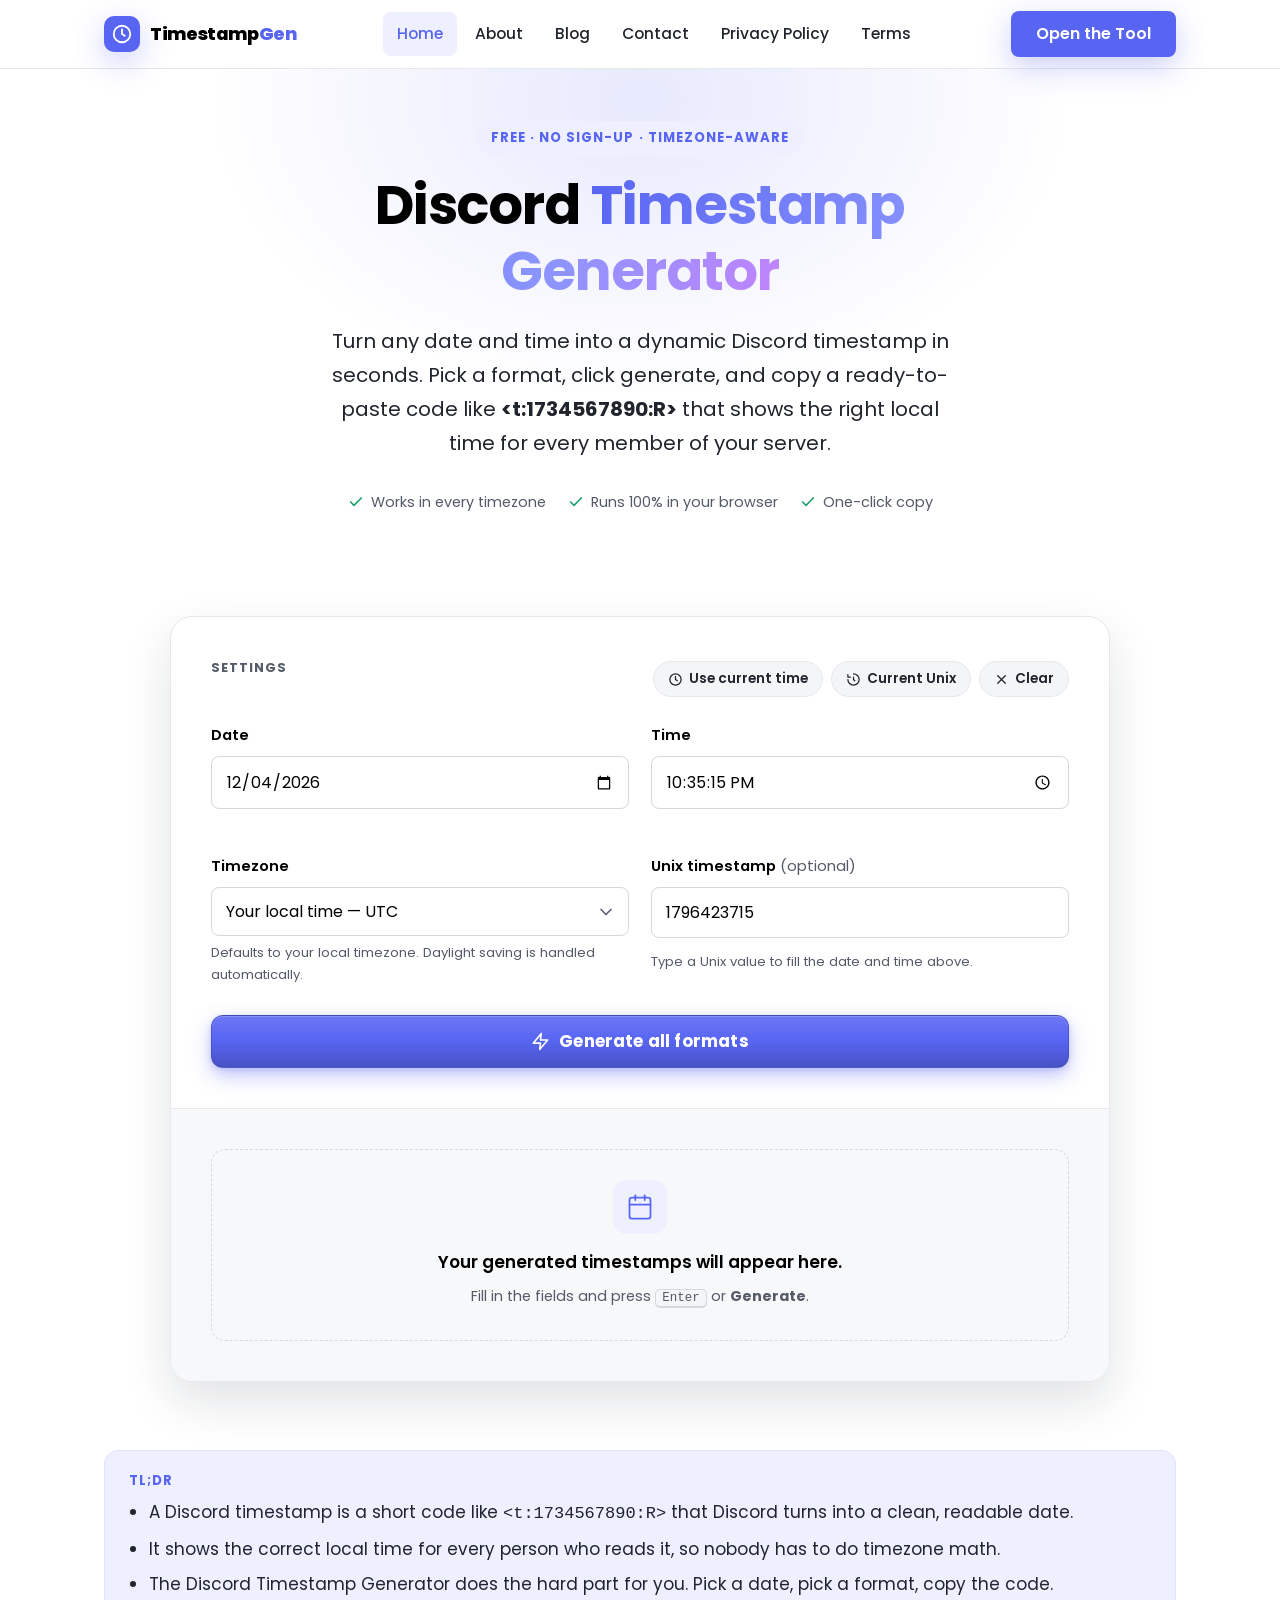
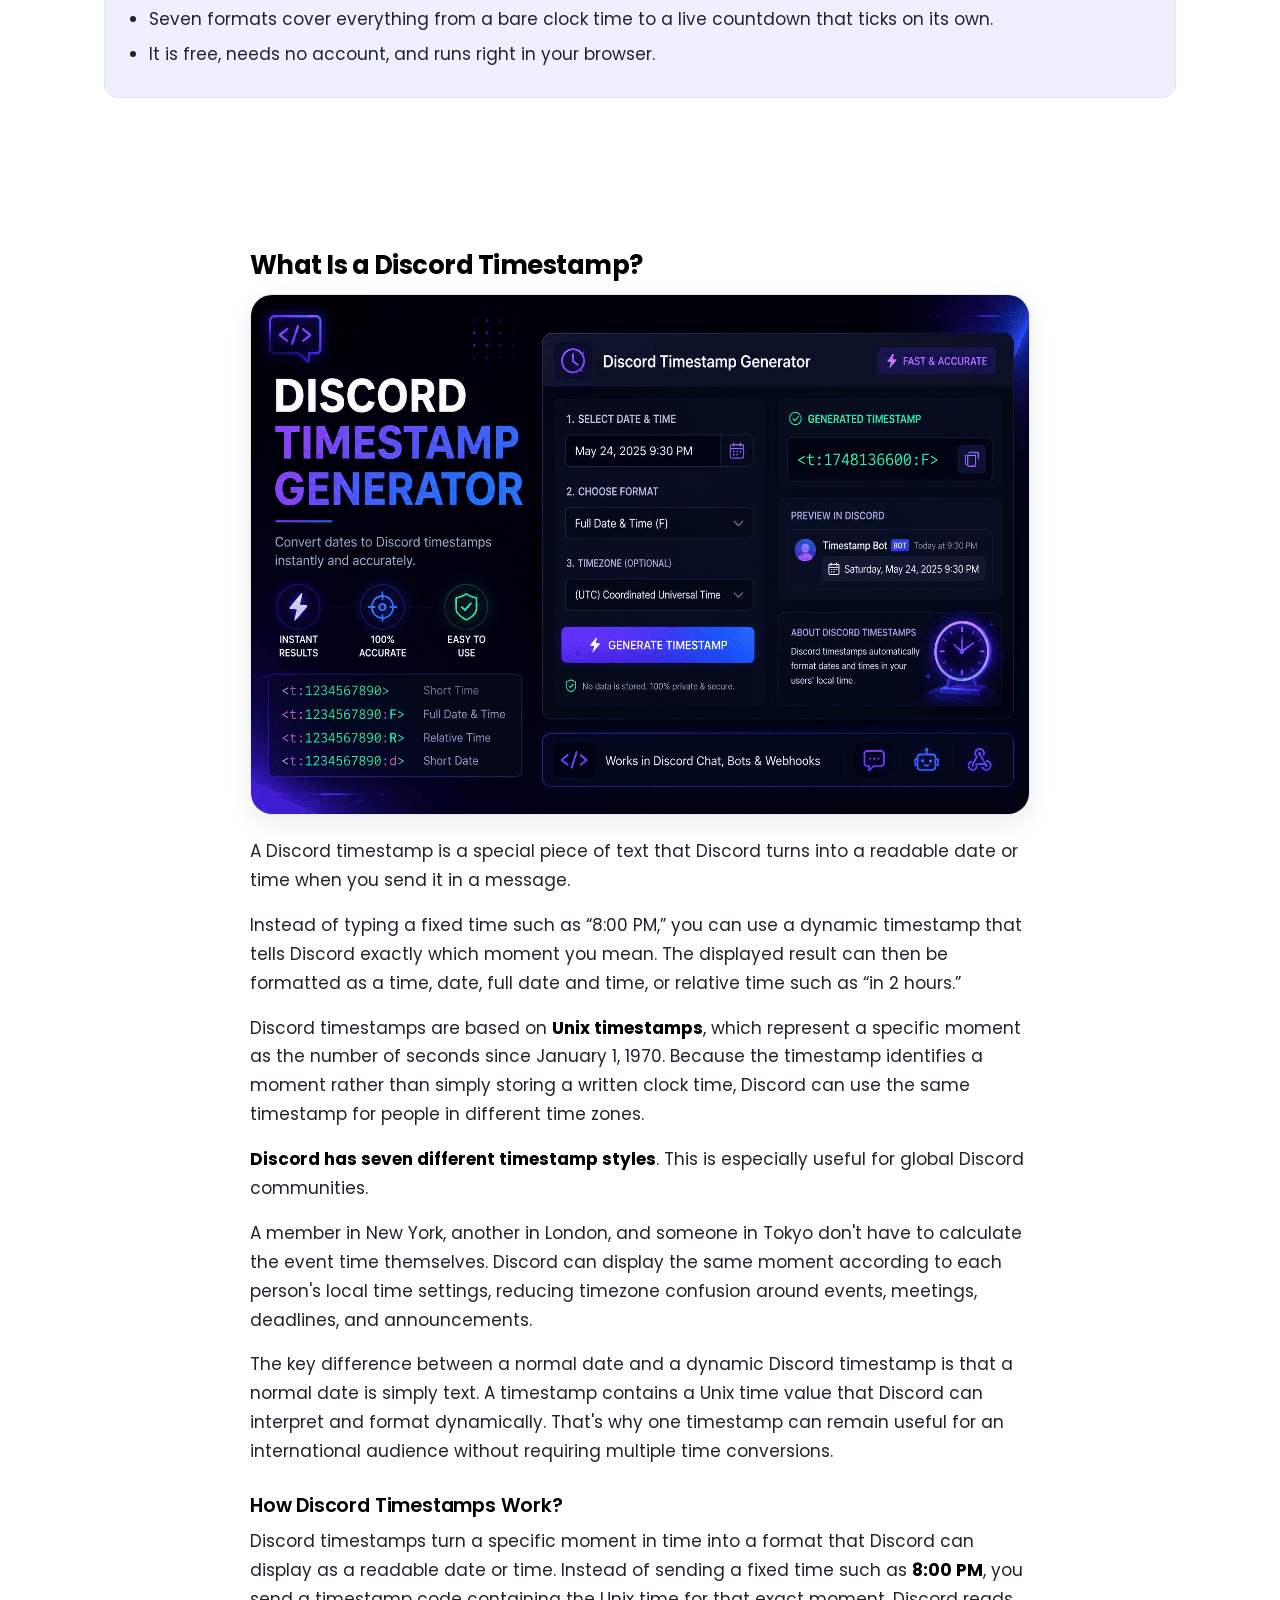
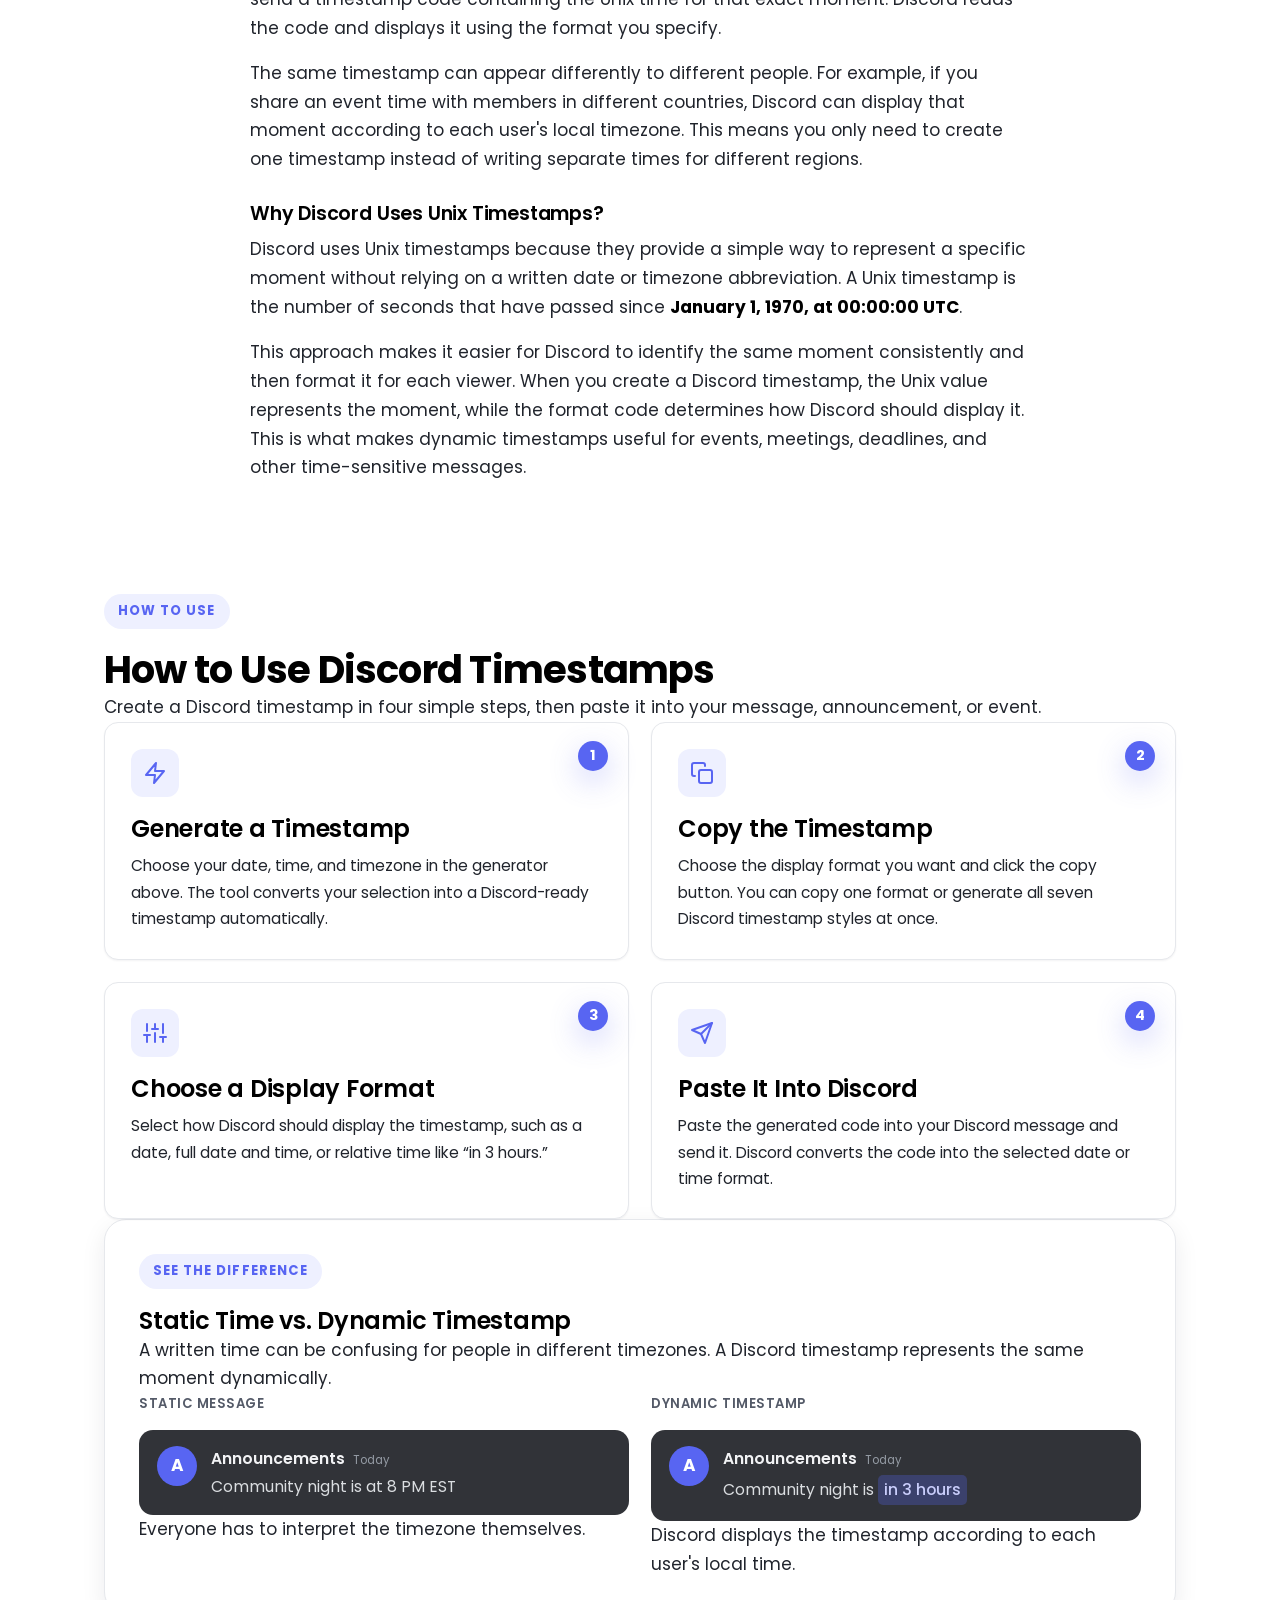
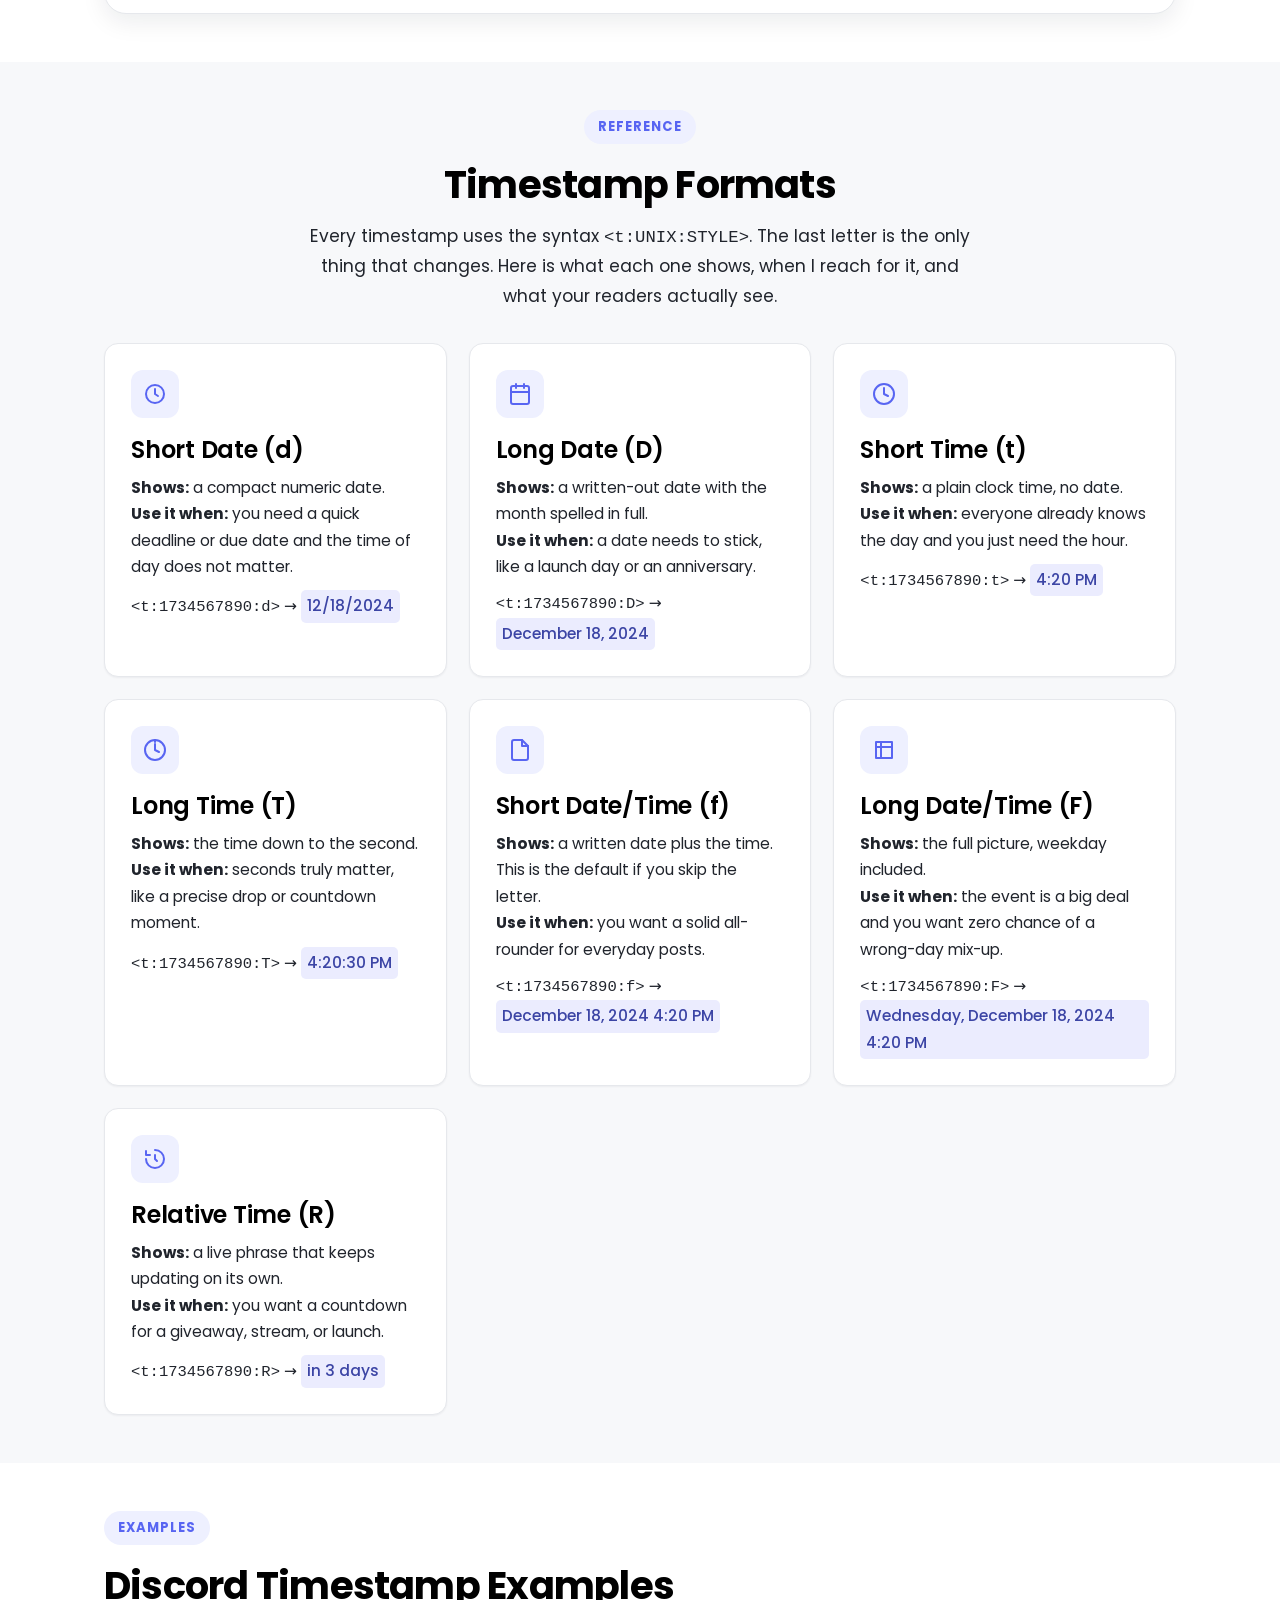
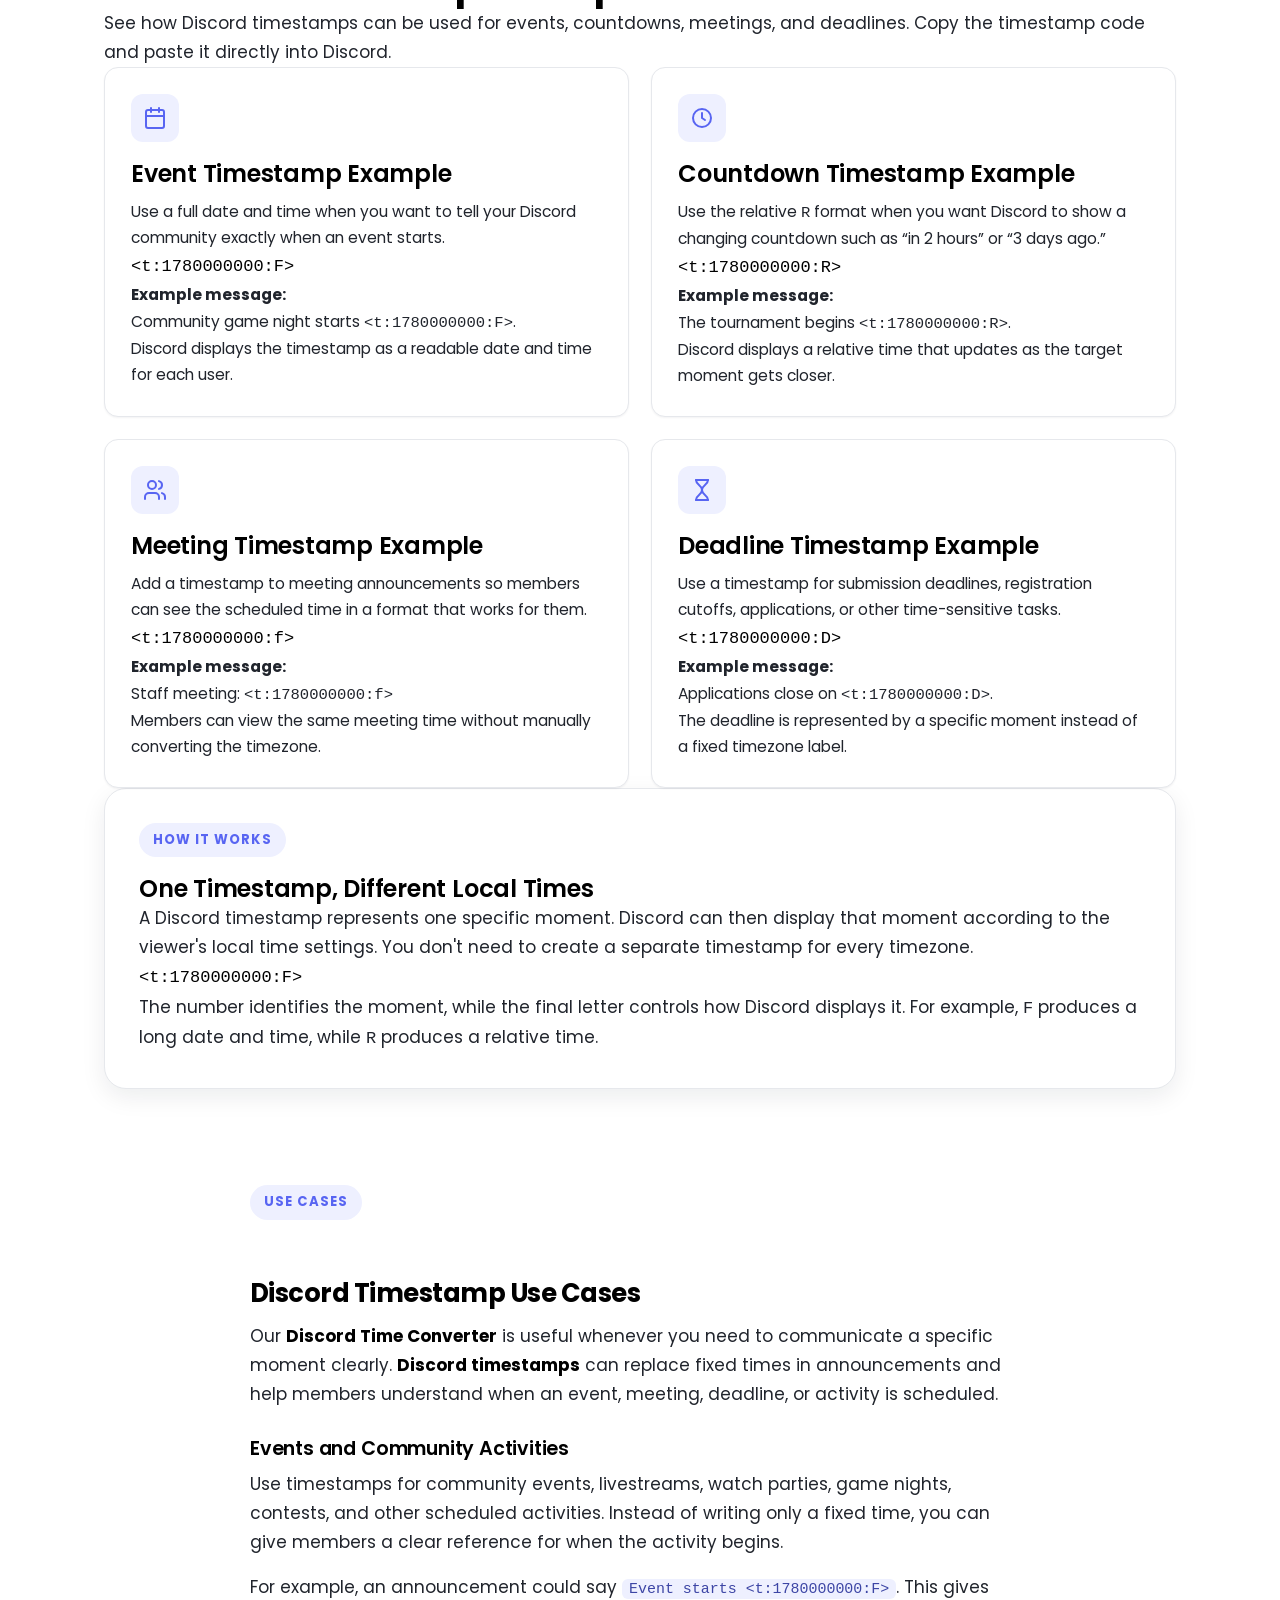
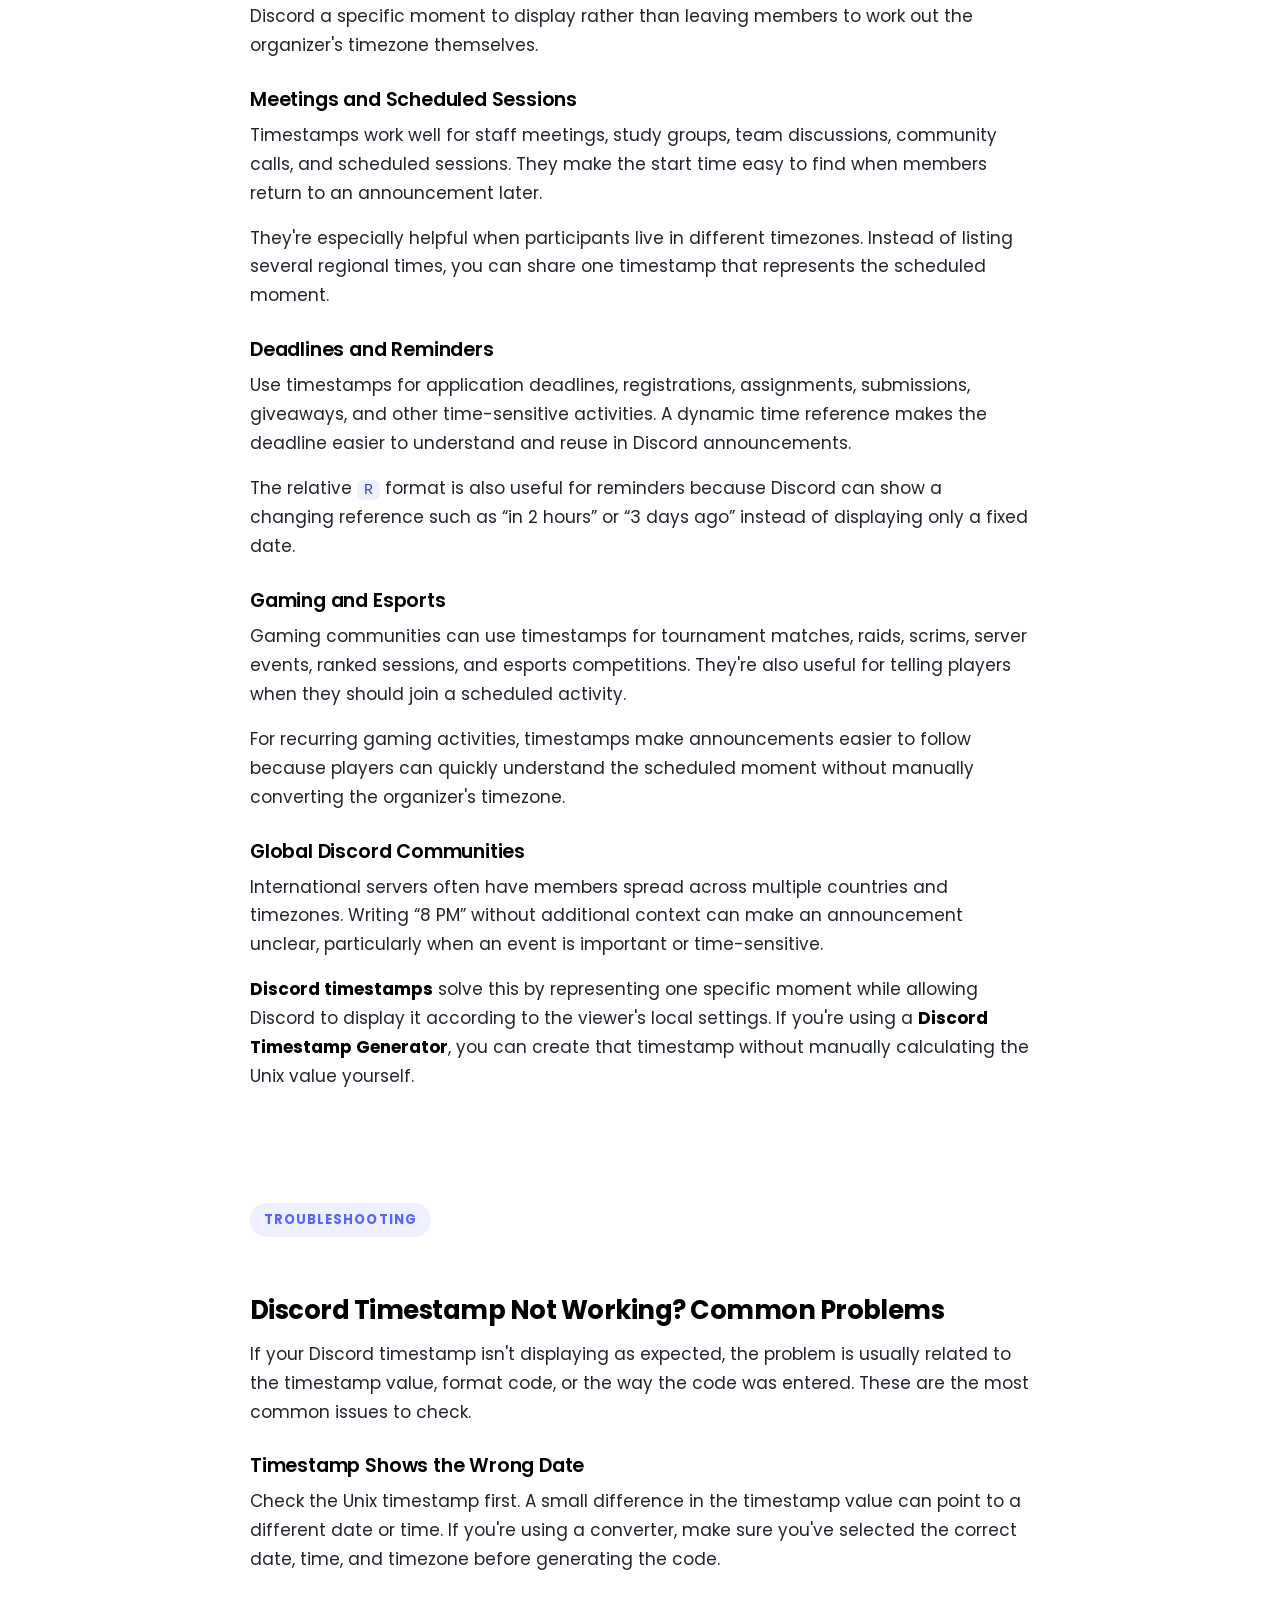
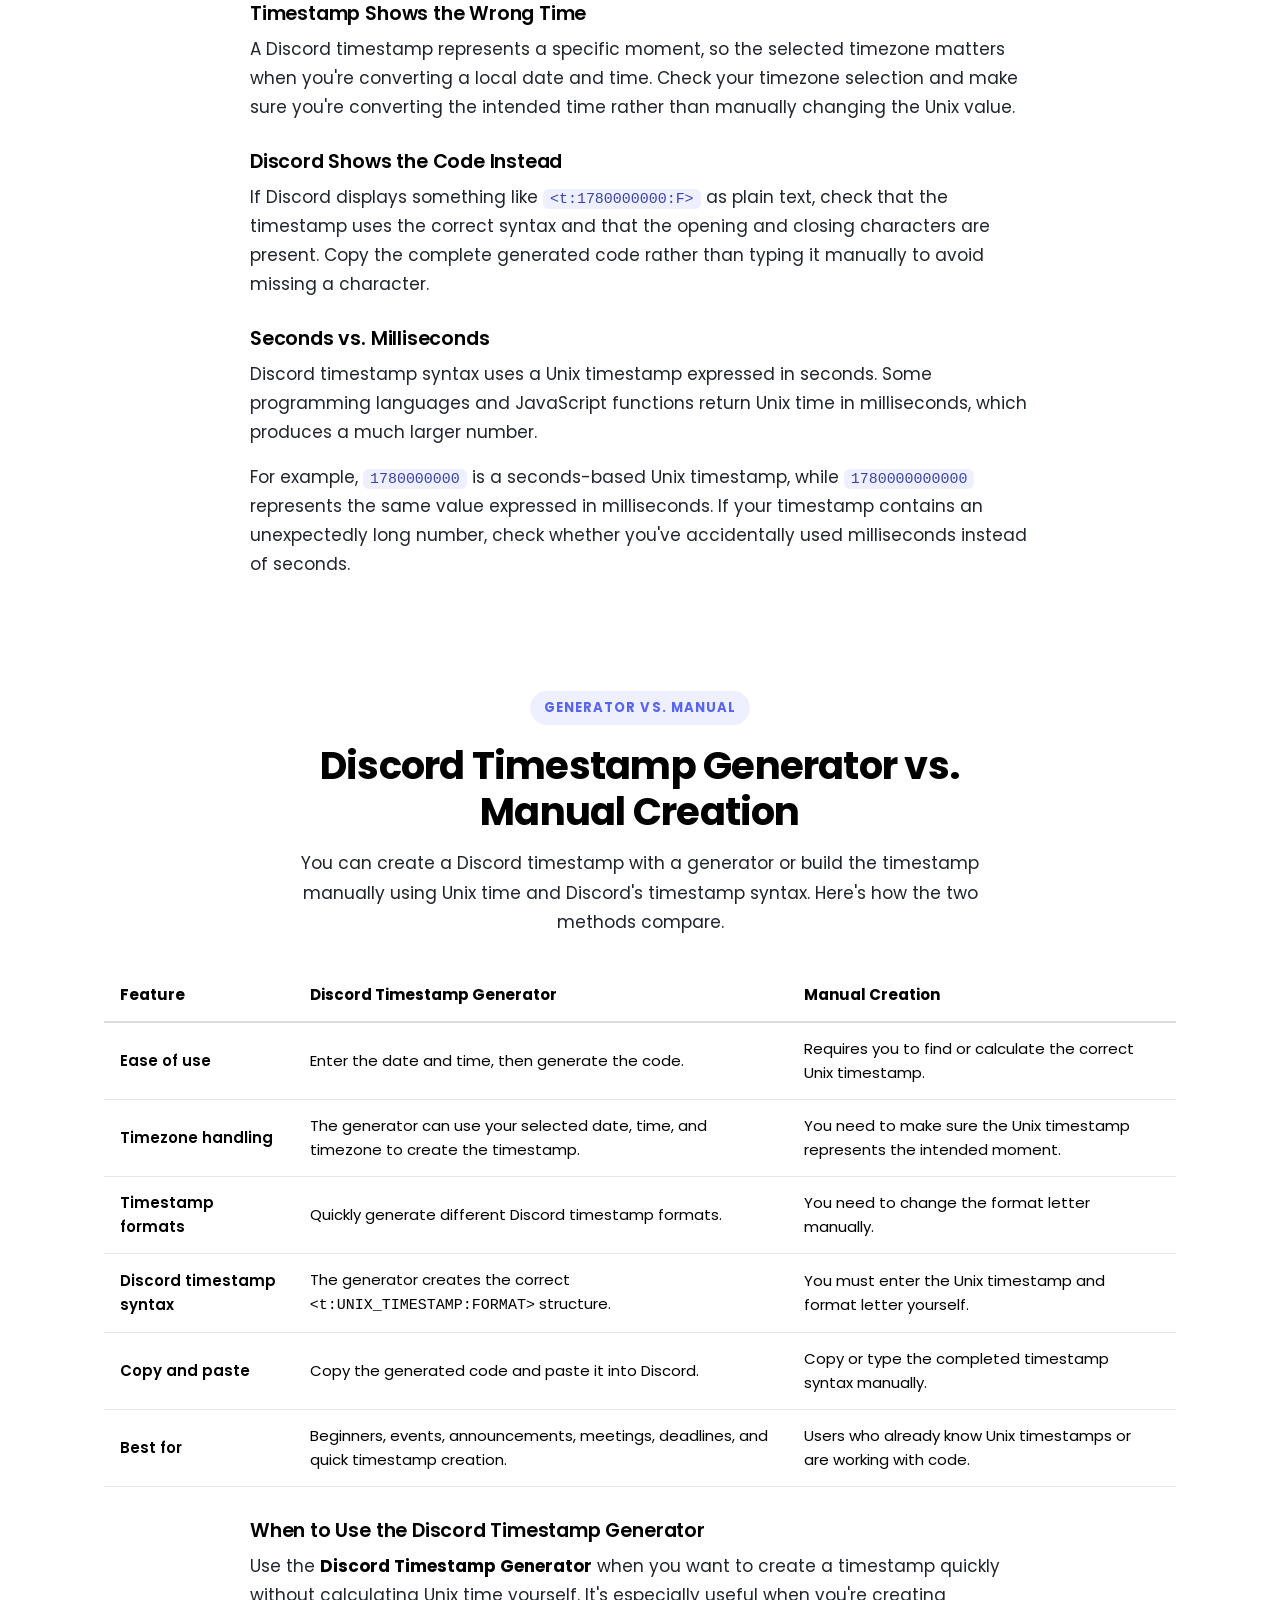
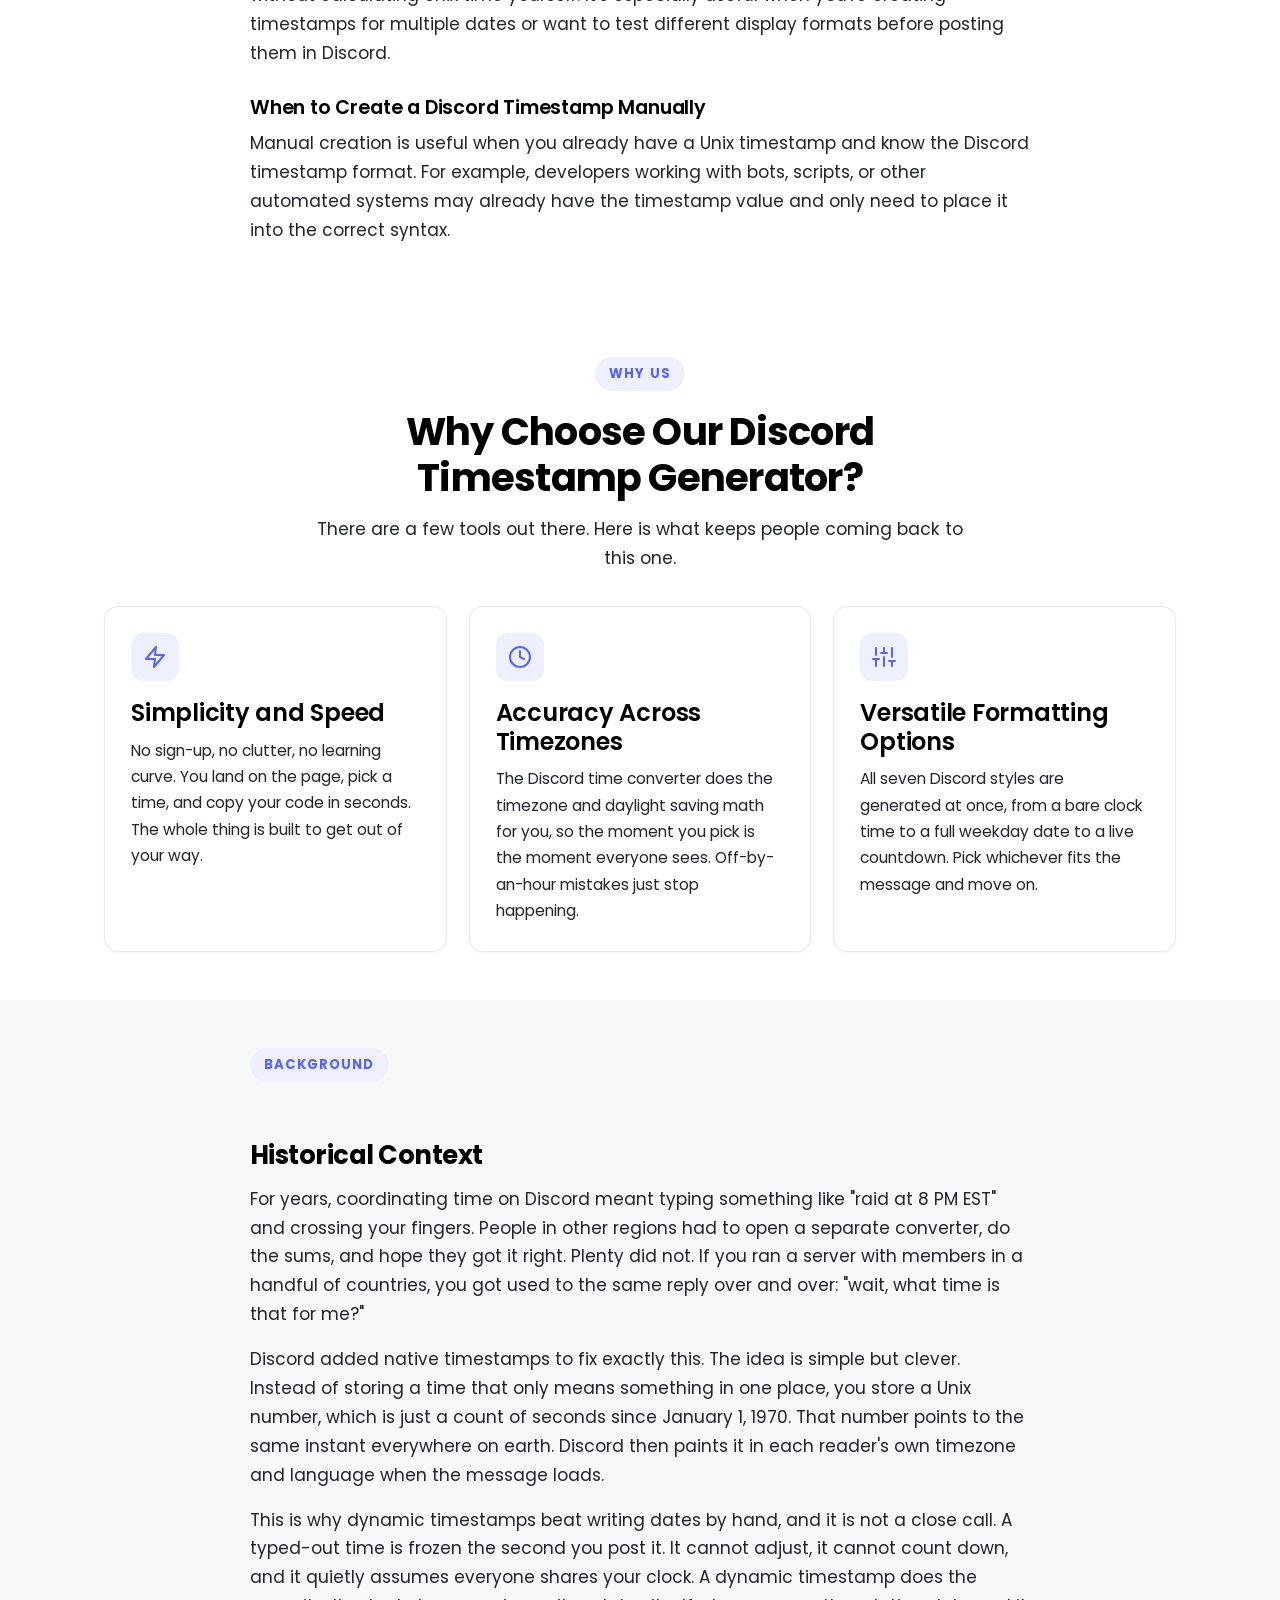
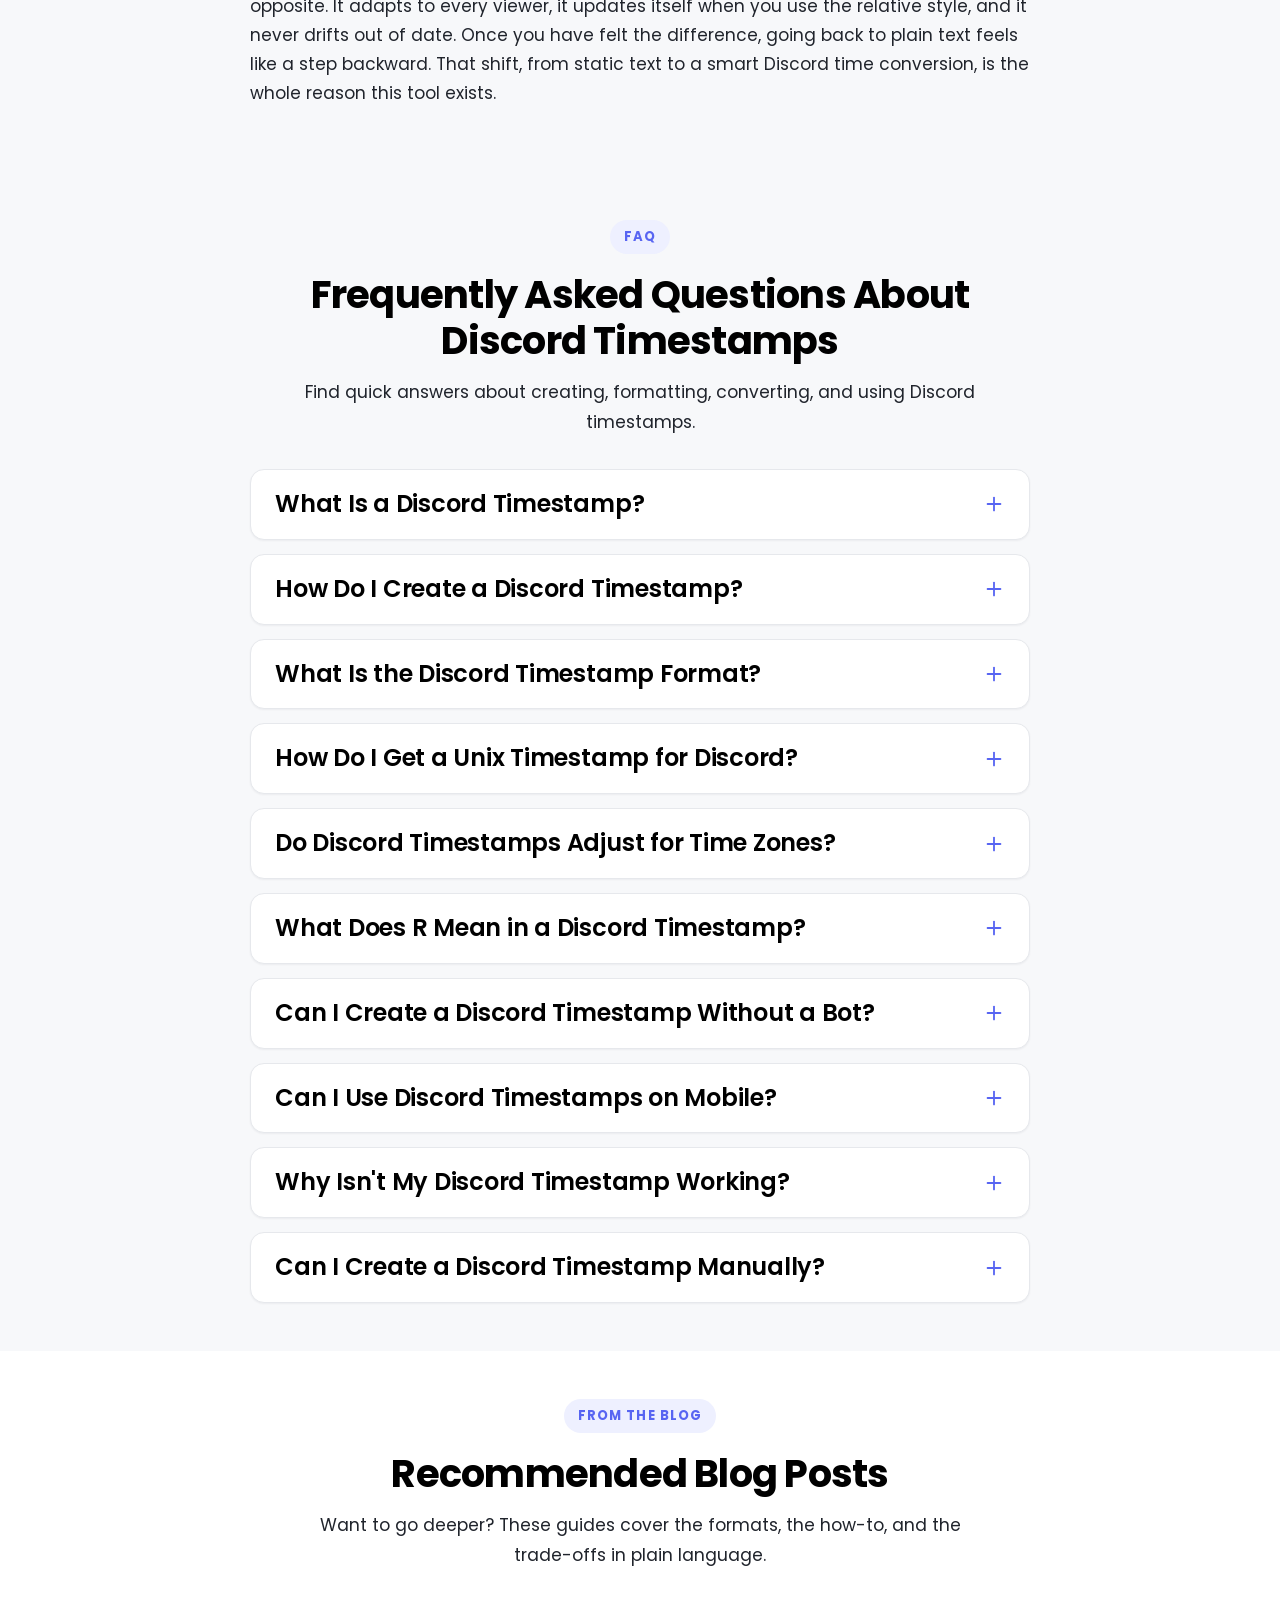
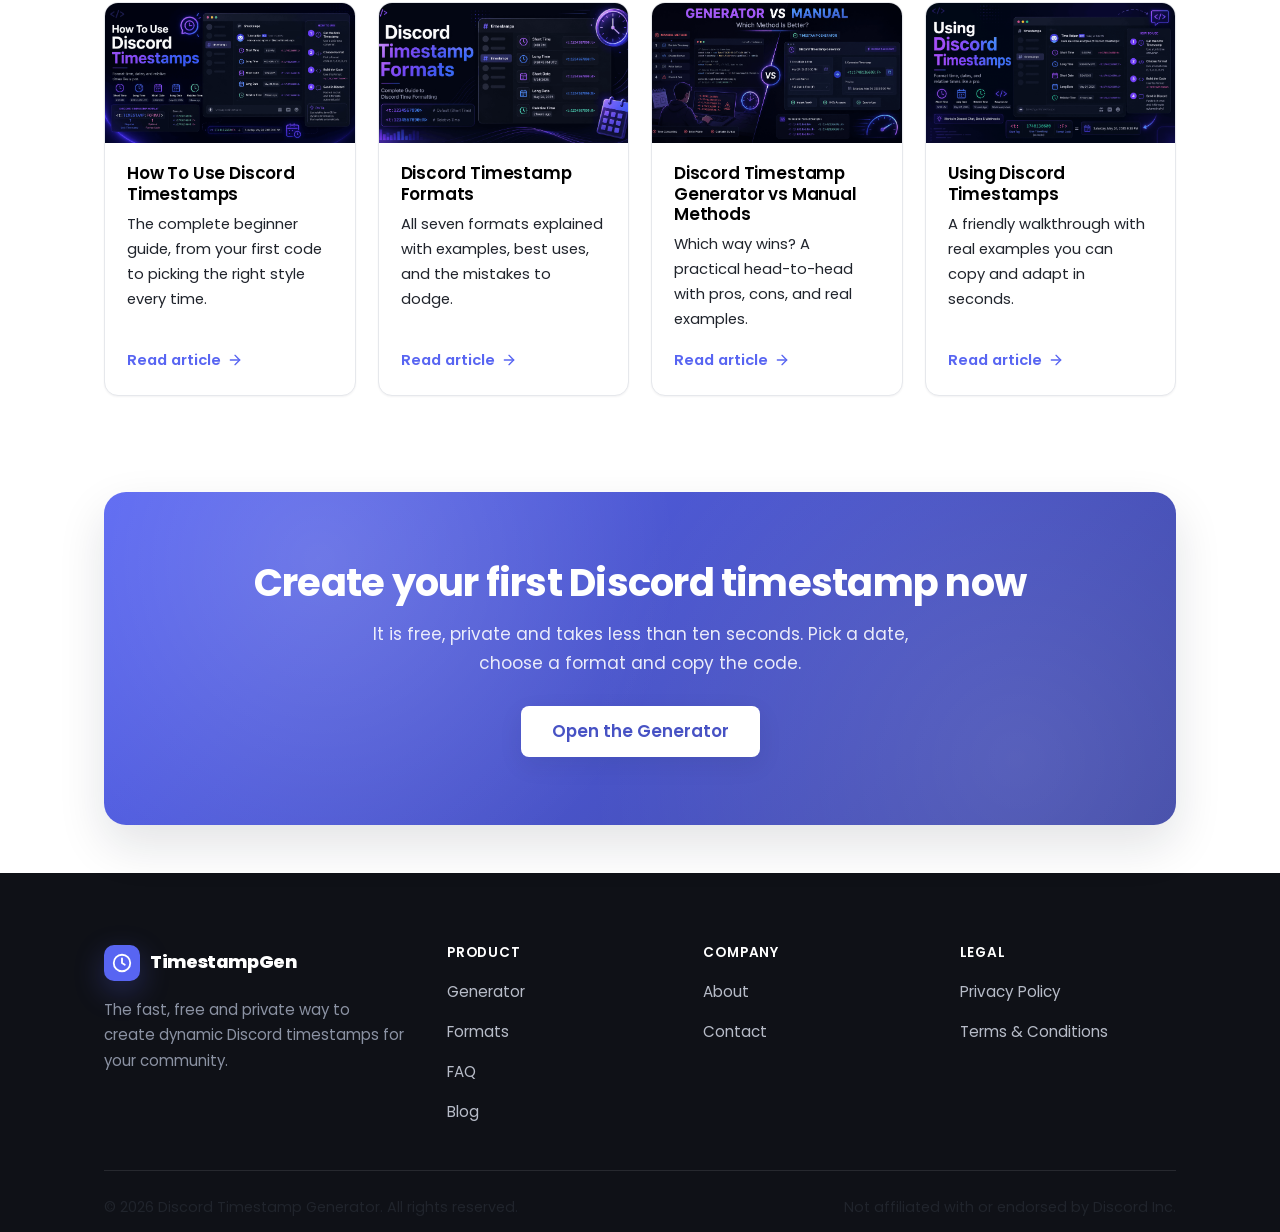
<file: index.html>
﻿<!DOCTYPE html>
<html lang="en">
<head>
  <meta charset="UTF-8" />
  <meta name="viewport" content="width=device-width, initial-scale=1.0" />
<title>Discord Timestamp Generator | Free Discord Time Converter</title>
<meta name="description" content="Free Discord Timestamp Generator. Create Discord timestamps from any date and time, choose a format, and copy the code instantly. No sign-up required." />
  <meta name="keywords" content="Discord Timestamp Generator, Discord timestamp, dynamic timestamp Discord, unix timestamp Discord, Discord time format" />
  <meta name="robots" content="index, follow" />
  <link rel="canonical" href="https://dctimestampgen.com/" />
<meta name="google-site-verification" content="1ODRizwahJFYCAFolgRJqPUCswQ_toR15IYZXNolJ2A" />
  <!-- Open Graph -->
  <meta property="og:type" content="website" />
  <meta property="og:site_name" content="Discord Timestamp Generator" />
<meta property="og:title" content="Discord Timestamp Generator | Free Discord Time Converter" />
<meta property="og:description" content="Free Discord Timestamp Generator. Create Discord timestamps from any date and time, choose a format, and copy the code instantly. No sign-up required." />  <meta property="og:url" content="https://dctimestampgen.com/" />
  <meta property="og:image" content="https://dctimestampgen.com/assets/images/discord-timestamp-generator.png" />
  <meta property="og:image:width" content="1200" />
  <meta property="og:image:height" content="675" />
  <meta property="og:image:type" content="image/png" />

  <!-- Twitter -->
  <meta name="twitter:card" content="summary_large_image" />
<meta name="twitter:title" content="Discord Timestamp Generator | Free Discord Time Converter" />
<meta name="twitter:description" content="Free Discord Timestamp Generator. Create Discord timestamps from any date and time, choose a format, and copy the code instantly. No sign-up required." />
  <meta name="twitter:image" content="https://dctimestampgen.com/assets/images/discord-timestamp-generator.png" />

  <meta name="theme-color" content="#5865f2" />
  <link rel="icon" type="image/svg+xml" href="assets/icons/favicon.svg" />
  <link rel="apple-touch-icon" href="assets/icons/favicon.svg" />
  <link rel="preconnect" href="https://fonts.googleapis.com" />
  <link rel="preconnect" href="https://fonts.gstatic.com" crossorigin />
  <link rel="stylesheet" href="https://fonts.googleapis.com/css2?family=Poppins:wght@400;500;600;700&display=swap" />
  <link rel="preload" href="css/style.css" as="style" />
  <link rel="stylesheet" href="css/style.css" />


  
<script type="text/javascript">

    (function(c,l,a,r,i,t,y){

        c[a]=c[a]||function(){(c[a].q=c[a].q||[]).push(arguments)};

        t=l.createElement(r);t.async=1;t.src="https://www.clarity.ms/tag/"+i;

        y=l.getElementsByTagName(r)[0];y.parentNode.insertBefore(t,y);

    })(window, document, "clarity", "script", "xp9bzx0un9");

</script>



<!-- Google tag (gtag.js) -->

<script async src="https://www.googletagmanager.com/gtag/js?id=G-DQJPMVJJCT"></script>

<script>

  window.dataLayer = window.dataLayer || [];

  function gtag(){dataLayer.push(arguments);}

  gtag('js', new Date());



  gtag('config', 'G-DQJPMVJJCT');

</script>
  <script type="application/ld+json">
{
  "@context": "https://schema.org",
  "@graph": [
    {
      "@type": "Organization",
      "@id": "https://dctimestampgen.com/#organization",
      "name": "TimestampGen",
      "url": "https://dctimestampgen.com/",
      "logo": {
        "@type": "ImageObject",
        "url": "https://dctimestampgen.com/assets/images/discord-timestamp-generator.png",
        "width": 1200,
        "height": 675
      }
    },
    {
      "@type": "WebSite",
      "@id": "https://dctimestampgen.com/#website",
      "name": "Discord Timestamp Generator | Free Discord Time Converter",
      "url": "https://dctimestampgen.com/",
      "description": "Free Discord Timestamp Generator. Create Discord timestamps from any date and time, choose a format, and copy the code instantly. No sign-up required.",
      "publisher": {
        "@id": "https://dctimestampgen.com/#organization"
      }
    },
    {
      "@type": "WebPage",
      "@id": "https://dctimestampgen.com/#webpage",
      "name": "Discord Timestamp Generator | Free Discord Time Converter",
      "url": "https://dctimestampgen.com/",
      "description": "Free Discord Timestamp Generator. Create Discord timestamps from any date and time, choose a format, and copy the code instantly. No sign-up required.",
      "isPartOf": {
        "@id": "https://dctimestampgen.com/#website"
      },
      "about": {
        "@id": "https://dctimestampgen.com/#webapplication"
      },
      "publisher": {
        "@id": "https://dctimestampgen.com/#organization"
      }
    },
    {
      "@type": "WebApplication",
      "@id": "https://dctimestampgen.com/#webapplication",
      "name": "Discord Timestamp Generator | Free Discord Time Converter",
      "url": "https://dctimestampgen.com/",
      "description": "Free Discord Timestamp Generator. Create Discord timestamps from any date and time, choose a format, and copy the code instantly. No sign-up required.",
      "applicationCategory": "UtilityApplication",
      "operatingSystem": "Any",
      "isPartOf": {
        "@id": "https://dctimestampgen.com/#website"
      },
      "publisher": {
        "@id": "https://dctimestampgen.com/#organization"
      }
    },
    {
      "@type": "FAQPage",
      "@id": "https://dctimestampgen.com/#faq",
      "mainEntity": [
        {
          "@type": "Question",
          "name": "What Is a Discord Timestamp?",
          "acceptedAnswer": {
            "@type": "Answer",
            "text": "A Discord timestamp is a dynamic date and time format that Discord converts into each user's local time. It uses a Unix timestamp inside Discord's timestamp syntax, making scheduled times easier to understand for users in different time zones."
          }
        },
        {
          "@type": "Question",
          "name": "How Do I Create a Discord Timestamp?",
          "acceptedAnswer": {
            "@type": "Answer",
            "text": "Choose a date and time in the Discord Timestamp Generator, select the display format you want, and copy the generated Discord timestamp code. You can then paste the code into a Discord message."
          }
        },
        {
          "@type": "Question",
          "name": "What Is the Discord Timestamp Format?",
          "acceptedAnswer": {
            "@type": "Answer",
            "text": "The standard Discord timestamp format is <t:UNIX_TIMESTAMP:STYLE>. Replace UNIX_TIMESTAMP with the Unix time value and STYLE with a supported Discord timestamp format such as t, T, d, D, f, F, or R."
          }
        },
        {
          "@type": "Question",
          "name": "How Do I Get a Unix Timestamp for Discord?",
          "acceptedAnswer": {
            "@type": "Answer",
            "text": "You can use the Discord Timestamp Generator to convert a date and time into the Unix timestamp required by Discord. The generator also creates the complete Discord timestamp code for you."
          }
        },
        {
          "@type": "Question",
          "name": "Do Discord Timestamps Adjust for Time Zones?",
          "acceptedAnswer": {
            "@type": "Answer",
            "text": "Yes. Discord timestamps are displayed according to each user's local time zone, so the same timestamp can show different local times to users in different parts of the world."
          }
        },
        {
          "@type": "Question",
          "name": "What Does R Mean in a Discord Timestamp?",
          "acceptedAnswer": {
            "@type": "Answer",
            "text": "The R format displays a Discord timestamp as relative time, such as in a few minutes, 2 hours ago, or in 3 days. It's useful for countdowns, reminders, and time-sensitive events."
          }
        },
        {
          "@type": "Question",
          "name": "Can I Create a Discord Timestamp Without a Bot?",
          "acceptedAnswer": {
            "@type": "Answer",
            "text": "Yes. Discord timestamps don't require a bot. You can generate the timestamp code and paste it directly into a Discord message."
          }
        },
        {
          "@type": "Question",
          "name": "Can I Use Discord Timestamps on Mobile?",
          "acceptedAnswer": {
            "@type": "Answer",
            "text": "Yes. Discord timestamps can be used in messages sent from supported mobile versions of Discord. Generate the timestamp code and paste it into your message."
          }
        },
        {
          "@type": "Question",
          "name": "Why Isn't My Discord Timestamp Working?",
          "acceptedAnswer": {
            "@type": "Answer",
            "text": "Check that you're using the correct Discord timestamp syntax, a valid Unix timestamp in seconds, and a supported format code. A Unix timestamp in milliseconds can cause the timestamp to display incorrectly."
          }
        },
        {
          "@type": "Question",
          "name": "Can I Create a Discord Timestamp Manually?",
          "acceptedAnswer": {
            "@type": "Answer",
            "text": "Yes. You can manually create a Discord timestamp by converting your date and time to a Unix timestamp in seconds and placing it inside Discord's timestamp syntax. A generator makes the process faster and reduces formatting errors."
          }
        }
      ]
    }
  ]
}
</script>
</head>
<body>
  <a class="skip-link" href="#main">Skip to content</a>

  <!-- ============================ HEADER ============================ -->
  <header class="site-header">
    <div class="container">
      <nav class="nav" aria-label="Primary">
        <a class="brand" href="/" aria-label="Discord Timestamp Generator home">
          <span class="brand__mark" aria-hidden="true">
            <svg viewBox="0 0 24 24" fill="none" stroke="#fff" stroke-width="2" stroke-linecap="round" stroke-linejoin="round"><circle cx="12" cy="12" r="9"></circle><polyline points="12 7 12 12 15 14"></polyline></svg>
          </span>
          <span>Timestamp<span style="color:var(--blurple)">Gen</span></span>
        </a>

        <ul class="nav__menu" id="primary-menu" data-nav-menu>
          <li><a class="nav__link" href="/" aria-current="page">Home</a></li>
          <li><a class="nav__link" href="about.html">About</a></li>
          <li><a class="nav__link" href="blog.html">Blog</a></li>
          <li><a class="nav__link" href="contact.html">Contact</a></li>
          <li><a class="nav__link" href="privacy-policy.html">Privacy Policy</a></li>
          <li><a class="nav__link" href="terms-and-conditions.html">Terms</a></li>
        </ul>

        <div class="nav__actions">
          <a class="btn btn--primary nav__cta" href="#tool">Open the Tool</a>
          <button class="nav__toggle" type="button" data-nav-toggle aria-expanded="false" aria-controls="primary-menu" aria-label="Toggle navigation menu">
            <svg class="icon-open" viewBox="0 0 24 24" fill="none" stroke="currentColor" stroke-width="2" stroke-linecap="round"><line x1="3" y1="6" x2="21" y2="6"></line><line x1="3" y1="12" x2="21" y2="12"></line><line x1="3" y1="18" x2="21" y2="18"></line></svg>
            <svg class="icon-close" viewBox="0 0 24 24" fill="none" stroke="currentColor" stroke-width="2" stroke-linecap="round"><line x1="18" y1="6" x2="6" y2="18"></line><line x1="6" y1="6" x2="18" y2="18"></line></svg>
          </button>
        </div>
      </nav>
    </div>
  </header>

  <main id="main">
    <!-- ============================ HERO ============================ -->
    <section class="hero">
      <div class="container">
        <div class="hero__inner">
          <span class="eyebrow">Free &middot; No sign-up &middot; Timezone-aware</span>
          <h1>Discord <span class="gradient-text">Timestamp Generator</span></h1>
          <p class="hero__lead">
            Turn any date and time into a dynamic Discord timestamp in seconds.
            Pick a format, click generate, and copy a ready-to-paste code like
            <strong>&lt;t:1734567890:R&gt;</strong> that shows the right local time for every
            member of your server.
          </p>
         
          <div class="hero__meta">
            <span><svg viewBox="0 0 24 24" fill="none" stroke="currentColor" stroke-width="2.5" stroke-linecap="round" stroke-linejoin="round"><polyline points="20 6 9 17 4 12"></polyline></svg> Works in every timezone</span>
            <span><svg viewBox="0 0 24 24" fill="none" stroke="currentColor" stroke-width="2.5" stroke-linecap="round" stroke-linejoin="round"><polyline points="20 6 9 17 4 12"></polyline></svg> Runs 100% in your browser</span>
            <span><svg viewBox="0 0 24 24" fill="none" stroke="currentColor" stroke-width="2.5" stroke-linecap="round" stroke-linejoin="round"><polyline points="20 6 9 17 4 12"></polyline></svg> One-click copy</span>
          </div>
        </div>
      </div>
    </section>

    <!-- ============================ TOOL ============================ -->
    <section class="section section--tight tool" id="tool" aria-labelledby="tool-title">
      <div class="container">
        <div class="section-head">
        </div>

        <div class="tool__card">
          <!-- Settings -->
          <form id="generator-form" class="tool__settings" novalidate>
            <div class="tool__settings-head">
              <p class="tool__panel-title">Settings</p>
              <div class="tool__quick">
                <button type="button" class="chip-btn" id="btn-now" title="Set the date and time to right now">
                  <svg viewBox="0 0 24 24" fill="none" stroke="currentColor" stroke-width="2" stroke-linecap="round" stroke-linejoin="round" aria-hidden="true"><circle cx="12" cy="12" r="9"></circle><polyline points="12 7 12 12 15 14"></polyline></svg>
                  Use current time
                </button>
                <button type="button" class="chip-btn" id="btn-unix-now" title="Insert the current Unix timestamp">
                  <svg viewBox="0 0 24 24" fill="none" stroke="currentColor" stroke-width="2" stroke-linecap="round" stroke-linejoin="round" aria-hidden="true"><polyline points="12 8 12 12 14 14"></polyline><path d="M3 12a9 9 0 1 0 9-9"></path><polyline points="3 4 3 8 7 8"></polyline></svg>
                  Current Unix
                </button>
                <button type="button" class="chip-btn" id="btn-clear" title="Clear all fields">
                  <svg viewBox="0 0 24 24" fill="none" stroke="currentColor" stroke-width="2" stroke-linecap="round" stroke-linejoin="round" aria-hidden="true"><line x1="18" y1="6" x2="6" y2="18"></line><line x1="6" y1="6" x2="18" y2="18"></line></svg>
                  Clear
                </button>
              </div>
            </div>

            <div class="tool__fields">
              <div class="field">
                <label class="field__label" for="gen-date">Date</label>
                <input class="input" type="date" id="gen-date" name="date" required aria-describedby="gen-date-error" />
                <p class="field-error" id="gen-date-error" role="alert" aria-live="polite"></p>
              </div>

              <div class="field">
                <label class="field__label" for="gen-time">Time</label>
                <input class="input" type="time" id="gen-time" name="time" step="1" required aria-describedby="gen-time-error" />
                <p class="field-error" id="gen-time-error" role="alert" aria-live="polite"></p>
              </div>

              <div class="field">
                <label class="field__label" for="gen-timezone">Timezone</label>
                <select class="select" id="gen-timezone" name="timezone" aria-describedby="gen-timezone-hint"></select>
                <p class="field__hint" id="gen-timezone-hint">Defaults to your local timezone. Daylight saving is handled automatically.</p>
              </div>

              <div class="field">
                <label class="field__label" for="gen-unix">Unix timestamp <span class="field__opt">(optional)</span></label>
                <input class="input" type="text" id="gen-unix" name="unix" inputmode="numeric" autocomplete="off" placeholder="e.g. 1734567890" aria-describedby="gen-unix-error gen-unix-hint" />
                <p class="field-error" id="gen-unix-error" role="alert" aria-live="polite"></p>
                <p class="field__hint" id="gen-unix-hint">Type a Unix value to fill the date and time above.</p>
              </div>
            </div>

            <div class="tool__actions">
              <button class="btn btn--primary btn--lg btn--block" type="submit" id="generate-btn">
                <span class="btn__spinner" aria-hidden="true"></span>
                <span class="btn__label">
                  <svg class="btn__icon" viewBox="0 0 24 24" fill="none" stroke="currentColor" stroke-width="2" stroke-linecap="round" stroke-linejoin="round" aria-hidden="true"><polygon points="13 2 3 14 12 14 11 22 21 10 12 10 13 2"></polygon></svg>
                  Generate all formats
                </span>
              </button>
            </div>
          </form>

          <!-- Results -->
          <div class="tool__results" id="results">
            <div class="results-empty" id="results-empty">
              <div class="results-empty__icon" aria-hidden="true">
                <svg viewBox="0 0 24 24" fill="none" stroke="currentColor" stroke-width="1.5" stroke-linecap="round" stroke-linejoin="round"><rect x="3" y="4" width="18" height="18" rx="2"></rect><line x1="16" y1="2" x2="16" y2="6"></line><line x1="8" y1="2" x2="8" y2="6"></line><line x1="3" y1="10" x2="21" y2="10"></line></svg>
              </div>
              <p>Your generated timestamps will appear here.</p>
              <span>Fill in the fields and press <kbd>Enter</kbd> or <strong>Generate</strong>.</span>
            </div>

            <div class="results-body" id="results-body" hidden>
              <div class="unix-row">
                <div class="unix-row__info">
                  <p class="results-label">Generated Unix timestamp</p>
                  <code class="unix-value" id="unix-value">0</code>
                </div>
                <button class="btn btn--secondary btn--sm copy-btn" type="button" id="copy-unix-btn" data-label="Copy" aria-label="Copy Unix timestamp">
                  <span class="copy-btn__text">Copy</span>
                </button>
              </div>

              <div class="table-wrap">
                <table class="results-table">
                  <caption class="visually-hidden">All Discord timestamp formats for the selected date and time</caption>
                  <thead>
                    <tr>
                      <th scope="col">Format</th>
                      <th scope="col">Discord syntax</th>
                      <th scope="col">Live preview</th>
                      <th scope="col"><span class="visually-hidden">Copy</span></th>
                    </tr>
                  </thead>
                  <tbody id="results-tbody"><!-- rows injected by JS --></tbody>
                </table>
              </div>

              <div class="results-actions">
                <button class="btn btn--primary copy-all-btn" type="button" id="copy-all-btn" data-label="Copy all formats">
                  <svg class="btn__icon" viewBox="0 0 24 24" fill="none" stroke="currentColor" stroke-width="2" stroke-linecap="round" stroke-linejoin="round" aria-hidden="true"><rect x="9" y="9" width="13" height="13" rx="2"></rect><path d="M5 15H4a2 2 0 0 1-2-2V4a2 2 0 0 1 2-2h9a2 2 0 0 1 2 2v1"></path></svg>
                  <span class="copy-btn__text">Copy all formats</span>
                </button>
                <button class="btn btn--secondary" type="button" id="reset-btn">
                  <svg class="btn__icon" viewBox="0 0 24 24" fill="none" stroke="currentColor" stroke-width="2" stroke-linecap="round" stroke-linejoin="round" aria-hidden="true"><polyline points="1 4 1 10 7 10"></polyline><path d="M3.51 15a9 9 0 1 0 2.13-9.36L1 10"></path></svg>
                  Reset
                </button>
              </div>
            </div>
          </div>
        </div>
      </div>
    </section>

    <!-- ============================ TL;DR ============================ -->
    <section class="section section--tight">
      <div class="container">
        <div class="callout callout--tldr">
          <h2>TL;DR</h2>
          <ul>
            <li>A Discord timestamp is a short code like <code>&lt;t:1734567890:R&gt;</code> that Discord turns into a clean, readable date.</li>
            <li>It shows the correct local time for every person who reads it, so nobody has to do timezone math.</li>
            <li>The Discord Timestamp Generator does the hard part for you. Pick a date, pick a format, copy the code.</li>
            <li>Seven formats cover everything from a bare clock time to a live countdown that ticks on its own.</li>
            <li>It is free, needs no account, and runs right in your browser.</li>
          </ul>
        </div>
      </div>
    </section>

    <!-- ============================ ABOUT ============================ -->
    <section class="section" aria-labelledby="about-tool-title">
      <div class="container">
        <div class="prose">
      <h2 id="discord-timestamp-title">What Is a Discord Timestamp?</h2>

          <figure class="about-figure">
            <img src="assets/images/discord-timestamp-generator.png" width="1200" height="675" loading="lazy" alt="Discord Timestamp Generator turning a date and time into a dynamic timestamp" />
          </figure>

              <p>
        A Discord timestamp is a special piece of text that Discord turns into a readable date or time when you send it in a message.</p>
          <p>Instead of typing a fixed time such as “8:00 PM,” you can use a dynamic timestamp that tells Discord exactly which moment you mean. The displayed result can then be formatted as a time, date, full date and time, or relative time such as “in 2 hours.”
      </p>

      <p>
        Discord timestamps are based on <strong>Unix timestamps</strong>, which represent a specific moment as the number of seconds since January 1, 1970. Because the timestamp identifies a moment rather than simply storing a written clock time, Discord can use the same timestamp for people in different time zones.
      </p>

      <p>
    <strong>Discord has seven different timestamp styles</strong>. This is especially useful for global Discord communities.</p>
      <p>A member in New York, another in London, and someone in Tokyo don't have to calculate the event time themselves. Discord can display the same moment according to each person's local time settings, reducing timezone confusion around events, meetings, deadlines, and announcements.
      </p>

      <p>
        The key difference between a normal date and a dynamic Discord timestamp is that a normal date is simply text. A timestamp contains a Unix time value that Discord can interpret and format dynamically. That's why one timestamp can remain useful for an international audience without requiring multiple time conversions.
      </p>

<h3>How Discord Timestamps Work?</h3>

<p>
  Discord timestamps turn a specific moment in time into a format that Discord can display as a readable date or time. Instead of sending a fixed time such as <strong>8:00 PM</strong>, you send a timestamp code containing the Unix time for that exact moment. Discord reads the code and displays it using the format you specify.
</p>

<p>
  The same timestamp can appear differently to different people. For example, if you share an event time with members in different countries, Discord can display that moment according to each user's local timezone. This means you only need to create one timestamp instead of writing separate times for different regions.
</p>

<h3>Why Discord Uses Unix Timestamps?</h3>

<p>
  Discord uses Unix timestamps because they provide a simple way to represent a specific moment without relying on a written date or timezone abbreviation. A Unix timestamp is the number of seconds that have passed since <strong>January 1, 1970, at 00:00:00 UTC</strong>.
</p>

<p>
  This approach makes it easier for Discord to identify the same moment consistently and then format it for each viewer. When you create a Discord timestamp, the Unix value represents the moment, while the format code determines how Discord should display it. This is what makes dynamic timestamps useful for events, meetings, deadlines, and other time-sensitive messages.
</p>

          
        </div>
      </div>
    </section>

  <!-- ============================ HOW TO USE ============================ -->
<section class="section" aria-labelledby="steps-title">
  <div class="container">

    <div class="section__header">
      <span class="eyebrow">How to Use</span>
      <h2 id="steps-title">How to Use Discord Timestamps</h2>
      <p>
        Create a Discord timestamp in four simple steps, then paste it into your message,
        announcement, or event.
      </p>
    </div>

    <!-- Steps -->
    <div class="grid grid--2 steps-grid">

      <article class="card step-card">
        <span class="step-card__num" aria-hidden="true">1</span>

        <div class="card__icon" aria-hidden="true">
          <svg viewBox="0 0 24 24" fill="none" stroke="currentColor"
            stroke-width="2" stroke-linecap="round" stroke-linejoin="round">
            <polygon points="13 2 3 14 12 14 11 22 21 10 12 10 13 2"></polygon>
          </svg>
        </div>

        <h3>Generate a Timestamp</h3>
        <p>
          Choose your date, time, and timezone in the generator above. The tool
          converts your selection into a Discord-ready timestamp automatically.
        </p>
      </article>

      <article class="card step-card">
        <span class="step-card__num" aria-hidden="true">2</span>

        <div class="card__icon" aria-hidden="true">
          <svg viewBox="0 0 24 24" fill="none" stroke="currentColor"
            stroke-width="2" stroke-linecap="round" stroke-linejoin="round">
            <rect x="9" y="9" width="13" height="13" rx="2"></rect>
            <path d="M5 15H4a2 2 0 0 1-2-2V4a2 2 0 0 1 2-2h9a2 2 0 0 1 2 2v1"></path>
          </svg>
        </div>

        <h3>Copy the Timestamp</h3>
        <p>
          Choose the display format you want and click the copy button. You can
          copy one format or generate all seven Discord timestamp styles at once.
        </p>
      </article>

      <article class="card step-card">
        <span class="step-card__num" aria-hidden="true">3</span>

        <div class="card__icon" aria-hidden="true">
          <svg viewBox="0 0 24 24" fill="none" stroke="currentColor"
            stroke-width="2" stroke-linecap="round" stroke-linejoin="round">
            <path d="M4 21v-7"></path>
            <path d="M4 10V3"></path>
            <path d="M12 21v-9"></path>
            <path d="M12 8V3"></path>
            <path d="M20 21v-5"></path>
            <path d="M20 12V3"></path>
            <line x1="1" y1="14" x2="7" y2="14"></line>
            <line x1="9" y1="8" x2="15" y2="8"></line>
            <line x1="17" y1="16" x2="23" y2="16"></line>
          </svg>
        </div>

        <h3>Choose a Display Format</h3>
        <p>
          Select how Discord should display the timestamp, such as a date,
          full date and time, or relative time like “in 3 hours.”
        </p>
      </article>

      <article class="card step-card">
        <span class="step-card__num" aria-hidden="true">4</span>

        <div class="card__icon" aria-hidden="true">
          <svg viewBox="0 0 24 24" fill="none" stroke="currentColor"
            stroke-width="2" stroke-linecap="round" stroke-linejoin="round">
            <line x1="22" y1="2" x2="11" y2="13"></line>
            <polygon points="22 2 15 22 11 13 2 9 22 2"></polygon>
          </svg>
        </div>

        <h3>Paste It Into Discord</h3>
        <p>
          Paste the generated code into your Discord message and send it.
          Discord converts the code into the selected date or time format.
        </p>
      </article>

    </div>

    <!-- Before & After -->
    <div class="panel steps-preview">
      <div class="steps-preview__header">
        <span class="eyebrow">See the Difference</span>
        <h3>Static Time vs. Dynamic Timestamp</h3>
        <p>
          A written time can be confusing for people in different timezones.
          A Discord timestamp represents the same moment dynamically.
        </p>
      </div>

      <div class="grid grid--2">

        <!-- Static -->
        <div class="steps-preview__item">
          <p class="output__preview-label">Static message</p>

          <div class="discord-message">
            <div class="discord-message__avatar" aria-hidden="true">A</div>

            <div class="discord-message__body">
              <div class="discord-message__meta">
                <span class="discord-message__name">Announcements</span>
                <span class="discord-message__time">Today</span>
              </div>

              <p class="discord-message__text">
                Community night is at 8 PM EST
              </p>
            </div>
          </div>

          <p class="steps-preview__note">
            Everyone has to interpret the timezone themselves.
          </p>
        </div>

        <!-- Dynamic -->
        <div class="steps-preview__item">
          <p class="output__preview-label">Dynamic timestamp</p>

          <div class="discord-message">
            <div class="discord-message__avatar" aria-hidden="true">A</div>

            <div class="discord-message__body">
              <div class="discord-message__meta">
                <span class="discord-message__name">Announcements</span>
                <span class="discord-message__time">Today</span>
              </div>

              <p class="discord-message__text">
                Community night is
                <span class="discord-chip">in 3 hours</span>
              </p>
            </div>
          </div>

          <p class="steps-preview__note">
            Discord displays the timestamp according to each user's local time.
          </p>
        </div>

      </div>
    </div>

  </div>
</section>
    <!-- ============================ FORMATS ============================ -->
    <section class="section section--subtle" id="formats" aria-labelledby="formats-title">
      <div class="container">
        <div class="section-head">
          <span class="eyebrow">Reference</span>
          <h2 id="formats-title">Timestamp Formats</h2>
          <p>Every timestamp uses the syntax <code style="font-family:var(--font-mono)">&lt;t:UNIX:STYLE&gt;</code>. The last letter is the only thing that changes. Here is what each one shows, when I reach for it, and what your readers actually see.</p>
        </div>

        <div class="grid grid--3">
          <article class="card">
            <div class="card__icon" aria-hidden="true"><svg viewBox="0 0 24 24" fill="none" stroke="currentColor" stroke-width="2" stroke-linecap="round" stroke-linejoin="round"><circle cx="12" cy="12" r="9"></circle><polyline points="12 7 12 12 15 14"></polyline></svg></div>
            <h3>Short Date (d)</h3>
            <p><strong>Shows:</strong> a compact numeric date.</p>
            <p><strong>Use it when:</strong> you need a quick deadline or due date and the time of day does not matter.</p>
            <p style="margin-top:10px"><code>&lt;t:1734567890:d&gt;</code> &rarr; <span class="discord-chip">12/18/2024</span></p>
          </article>
          <article class="card">
            <div class="card__icon" aria-hidden="true"><svg viewBox="0 0 24 24" fill="none" stroke="currentColor" stroke-width="2" stroke-linecap="round" stroke-linejoin="round"><rect x="3" y="4" width="18" height="18" rx="2"></rect><line x1="16" y1="2" x2="16" y2="6"></line><line x1="8" y1="2" x2="8" y2="6"></line><line x1="3" y1="10" x2="21" y2="10"></line></svg></div>
            <h3>Long Date (D)</h3>
            <p><strong>Shows:</strong> a written-out date with the month spelled in full.</p>
            <p><strong>Use it when:</strong> a date needs to stick, like a launch day or an anniversary.</p>
            <p style="margin-top:10px"><code>&lt;t:1734567890:D&gt;</code> &rarr; <span class="discord-chip">December 18, 2024</span></p>
          </article>
          <article class="card">
            <div class="card__icon" aria-hidden="true"><svg viewBox="0 0 24 24" fill="none" stroke="currentColor" stroke-width="2" stroke-linecap="round" stroke-linejoin="round"><circle cx="12" cy="12" r="10"></circle><polyline points="12 6 12 12 16 14"></polyline></svg></div>
            <h3>Short Time (t)</h3>
            <p><strong>Shows:</strong> a plain clock time, no date.</p>
            <p><strong>Use it when:</strong> everyone already knows the day and you just need the hour.</p>
            <p style="margin-top:10px"><code>&lt;t:1734567890:t&gt;</code> &rarr; <span class="discord-chip">4:20 PM</span></p>
          </article>
          <article class="card">
            <div class="card__icon" aria-hidden="true"><svg viewBox="0 0 24 24" fill="none" stroke="currentColor" stroke-width="2" stroke-linecap="round" stroke-linejoin="round"><circle cx="12" cy="12" r="10"></circle><polyline points="12 6 12 12 16 14"></polyline><line x1="12" y1="2" x2="12" y2="4"></line></svg></div>
            <h3>Long Time (T)</h3>
            <p><strong>Shows:</strong> the time down to the second.</p>
            <p><strong>Use it when:</strong> seconds truly matter, like a precise drop or countdown moment.</p>
            <p style="margin-top:10px"><code>&lt;t:1734567890:T&gt;</code> &rarr; <span class="discord-chip">4:20:30 PM</span></p>
          </article>
          <article class="card">
            <div class="card__icon" aria-hidden="true"><svg viewBox="0 0 24 24" fill="none" stroke="currentColor" stroke-width="2" stroke-linecap="round" stroke-linejoin="round"><path d="M14 2H6a2 2 0 0 0-2 2v16a2 2 0 0 0 2 2h12a2 2 0 0 0 2-2V8z"></path><polyline points="14 2 14 8 20 8"></polyline></svg></div>
            <h3>Short Date/Time (f)</h3>
            <p><strong>Shows:</strong> a written date plus the time. This is the default if you skip the letter.</p>
            <p><strong>Use it when:</strong> you want a solid all-rounder for everyday posts.</p>
            <p style="margin-top:10px"><code>&lt;t:1734567890:f&gt;</code> &rarr; <span class="discord-chip">December 18, 2024 4:20 PM</span></p>
          </article>
          <article class="card">
            <div class="card__icon" aria-hidden="true"><svg viewBox="0 0 24 24" fill="none" stroke="currentColor" stroke-width="2" stroke-linecap="round" stroke-linejoin="round"><path d="M4 4h16v16H4z"></path><path d="M4 9h16"></path><path d="M9 4v16"></path></svg></div>
            <h3>Long Date/Time (F)</h3>
            <p><strong>Shows:</strong> the full picture, weekday included.</p>
            <p><strong>Use it when:</strong> the event is a big deal and you want zero chance of a wrong-day mix-up.</p>
            <p style="margin-top:10px"><code>&lt;t:1734567890:F&gt;</code> &rarr; <span class="discord-chip">Wednesday, December 18, 2024 4:20 PM</span></p>
          </article>
          <article class="card">
            <div class="card__icon" aria-hidden="true"><svg viewBox="0 0 24 24" fill="none" stroke="currentColor" stroke-width="2" stroke-linecap="round" stroke-linejoin="round"><polyline points="12 8 12 12 14 14"></polyline><path d="M3 12a9 9 0 1 0 9-9"></path><polyline points="3 4 3 8 7 8"></polyline></svg></div>
            <h3>Relative Time (R)</h3>
            <p><strong>Shows:</strong> a live phrase that keeps updating on its own.</p>
            <p><strong>Use it when:</strong> you want a countdown for a giveaway, stream, or launch.</p>
            <p style="margin-top:10px"><code>&lt;t:1734567890:R&gt;</code> &rarr; <span class="discord-chip">in 3 days</span></p>
          </article>
        </div>
      </div>
    </section>
<!-- ============================ DISCORD TIMESTAMP EXAMPLES ============================ -->
<section class="section" aria-labelledby="examples-title">
  <div class="container">

    <div class="section__header">
      <span class="eyebrow">Examples</span>
      <h2 id="examples-title">Discord Timestamp Examples</h2>
      <p>
        See how Discord timestamps can be used for events, countdowns, meetings,
        and deadlines. Copy the timestamp code and paste it directly into Discord.
      </p>
    </div>

    <div class="grid grid--2 examples-grid">

      <!-- Event Example -->
      <article class="card example-card">
        <div class="card__icon" aria-hidden="true">
          <svg viewBox="0 0 24 24" fill="none" stroke="currentColor"
            stroke-width="2" stroke-linecap="round" stroke-linejoin="round">
            <rect x="3" y="4" width="18" height="18" rx="2"></rect>
            <line x1="16" y1="2" x2="16" y2="6"></line>
            <line x1="8" y1="2" x2="8" y2="6"></line>
            <line x1="3" y1="10" x2="21" y2="10"></line>
          </svg>
        </div>

        <h3>Event Timestamp Example</h3>

        <p>
          Use a full date and time when you want to tell your Discord community
          exactly when an event starts.
        </p>

        <div class="example-card__code">
          <code>&lt;t:1780000000:F&gt;</code>
        </div>

        <p class="example-card__message">
          <strong>Example message:</strong><br />
          Community game night starts <code>&lt;t:1780000000:F&gt;</code>.
        </p>

        <p class="example-card__result">
          Discord displays the timestamp as a readable date and time for each user.
        </p>
      </article>


      <!-- Countdown Example -->
      <article class="card example-card">
        <div class="card__icon" aria-hidden="true">
          <svg viewBox="0 0 24 24" fill="none" stroke="currentColor"
            stroke-width="2" stroke-linecap="round" stroke-linejoin="round">
            <circle cx="12" cy="12" r="9"></circle>
            <polyline points="12 7 12 12 15 14"></polyline>
          </svg>
        </div>

        <h3>Countdown Timestamp Example</h3>

        <p>
          Use the relative <code>R</code> format when you want Discord to show
          a changing countdown such as “in 2 hours” or “3 days ago.”
        </p>

        <div class="example-card__code">
          <code>&lt;t:1780000000:R&gt;</code>
        </div>

        <p class="example-card__message">
          <strong>Example message:</strong><br />
          The tournament begins <code>&lt;t:1780000000:R&gt;</code>.
        </p>

        <p class="example-card__result">
          Discord displays a relative time that updates as the target moment gets closer.
        </p>
      </article>


      <!-- Meeting Example -->
      <article class="card example-card">
        <div class="card__icon" aria-hidden="true">
          <svg viewBox="0 0 24 24" fill="none" stroke="currentColor"
            stroke-width="2" stroke-linecap="round" stroke-linejoin="round">
            <path d="M16 21v-2a4 4 0 0 0-4-4H6a4 4 0 0 0-4 4v2"></path>
            <circle cx="9" cy="7" r="4"></circle>
            <path d="M22 21v-2a4 4 0 0 0-3-3.87"></path>
            <path d="M16 3.13a4 4 0 0 1 0 7.75"></path>
          </svg>
        </div>

        <h3>Meeting Timestamp Example</h3>

        <p>
          Add a timestamp to meeting announcements so members can see the
          scheduled time in a format that works for them.
        </p>

        <div class="example-card__code">
          <code>&lt;t:1780000000:f&gt;</code>
        </div>

        <p class="example-card__message">
          <strong>Example message:</strong><br />
          Staff meeting: <code>&lt;t:1780000000:f&gt;</code>
        </p>

        <p class="example-card__result">
          Members can view the same meeting time without manually converting the timezone.
        </p>
      </article>


      <!-- Deadline Example -->
      <article class="card example-card">
        <div class="card__icon" aria-hidden="true">
          <svg viewBox="0 0 24 24" fill="none" stroke="currentColor"
            stroke-width="2" stroke-linecap="round" stroke-linejoin="round">
            <path d="M6 2h12"></path>
            <path d="M6 22h12"></path>
            <path d="M6 2c0 5 6 5 6 10s-6 5-6 10"></path>
            <path d="M18 2c0 5-6 5-6 10s6 5 6 10"></path>
          </svg>
        </div>

        <h3>Deadline Timestamp Example</h3>

        <p>
          Use a timestamp for submission deadlines, registration cutoffs,
          applications, or other time-sensitive tasks.
        </p>

        <div class="example-card__code">
          <code>&lt;t:1780000000:D&gt;</code>
        </div>

        <p class="example-card__message">
          <strong>Example message:</strong><br />
          Applications close on <code>&lt;t:1780000000:D&gt;</code>.
        </p>

        <p class="example-card__result">
          The deadline is represented by a specific moment instead of a fixed timezone label.
        </p>
      </article>

    </div>


    <!-- Example Explanation -->
    <div class="panel examples-explainer">
      <div class="examples-explainer__content">
        <span class="eyebrow">How It Works</span>
        <h3>One Timestamp, Different Local Times</h3>

        <p>
          A Discord timestamp represents one specific moment. Discord can then
          display that moment according to the viewer's local time settings.
          You don't need to create a separate timestamp for every timezone.
        </p>

        <div class="example-card__code">
          <code>&lt;t:1780000000:F&gt;</code>
        </div>

        <p>
          The number identifies the moment, while the final letter controls how
          Discord displays it. For example, <code>F</code> produces a long
          date and time, while <code>R</code> produces a relative time.
        </p>
      </div>
    </div>

  </div>
</section>
   
   <!-- ============================ DISCORD TIMESTAMP USE CASES ============================ -->
<section class="section" aria-labelledby="use-cases-title">
  <div class="container">
    <div class="prose">

      <span class="eyebrow">Use Cases</span>
      <h2 id="use-cases-title">Discord Timestamp Use Cases</h2>

      <p>
        Our <strong>Discord Time Converter</strong> is useful whenever you
        need to communicate a specific moment clearly. <strong>Discord timestamps</strong>
        can replace fixed times in announcements and help members understand
        when an event, meeting, deadline, or activity is scheduled.
      </p>

      <h3>Events and Community Activities</h3>

      <p>
        Use timestamps for community events, livestreams, watch parties, game
        nights, contests, and other scheduled activities. Instead of writing
        only a fixed time, you can give members a clear reference for when the
        activity begins.
      </p>

      <p>
        For example, an announcement could say
        <code>Event starts &lt;t:1780000000:F&gt;</code>. This gives Discord a
        specific moment to display rather than leaving members to work out the
        organizer's timezone themselves.
      </p>

      <h3>Meetings and Scheduled Sessions</h3>

      <p>
        Timestamps work well for staff meetings, study groups, team discussions,
        community calls, and scheduled sessions. They make the start time easy
        to find when members return to an announcement later.
      </p>

      <p>
        They're especially helpful when participants live in different
        timezones. Instead of listing several regional times, you can share one
        timestamp that represents the scheduled moment.
      </p>

      <h3>Deadlines and Reminders</h3>

      <p>
        Use timestamps for application deadlines, registrations, assignments,
        submissions, giveaways, and other time-sensitive activities. A dynamic
        time reference makes the deadline easier to understand and reuse in
        Discord announcements.
      </p>

      <p>
        The relative <code>R</code> format is also useful for reminders because
        Discord can show a changing reference such as “in 2 hours” or “3 days
        ago” instead of displaying only a fixed date.
      </p>

      <h3>Gaming and Esports</h3>

      <p>
        Gaming communities can use timestamps for tournament matches, raids,
        scrims, server events, ranked sessions, and esports competitions.
        They're also useful for telling players when they should join a
        scheduled activity.
      </p>

      <p>
        For recurring gaming activities, timestamps make announcements easier
        to follow because players can quickly understand the scheduled moment
        without manually converting the organizer's timezone.
      </p>

      <h3>Global Discord Communities</h3>

      <p>
        International servers often have members spread across multiple
        countries and timezones. Writing “8 PM” without additional context can
        make an announcement unclear, particularly when an event is important
        or time-sensitive.
      </p>

      <p>
        <strong>Discord timestamps</strong> solve this by representing one
        specific moment while allowing Discord to display it according to the
        viewer's local settings. If you're using a <strong>Discord Timestamp
        Generator</strong>, you can create that timestamp without manually
        calculating the Unix value yourself.
      </p>

    </div>
  </div>
</section>
<!-- ============================ DISCORD TIMESTAMP TROUBLESHOOTING ============================ -->
<section class="section" aria-labelledby="timestamp-problems-title">
  <div class="container">
    <div class="prose">

      <span class="eyebrow">Troubleshooting</span>
      <h2 id="timestamp-problems-title">Discord Timestamp Not Working? Common Problems</h2>

      <p>
        If your Discord timestamp isn't displaying as expected, the problem is
        usually related to the timestamp value, format code, or the way the code
        was entered. These are the most common issues to check.
      </p>

      <h3>Timestamp Shows the Wrong Date</h3>

      <p>
        Check the Unix timestamp first. A small difference in the timestamp value
        can point to a different date or time. If you're using a converter, make
        sure you've selected the correct date, time, and timezone before generating
        the code.
      </p>

      <h3>Timestamp Shows the Wrong Time</h3>

      <p>
        A Discord timestamp represents a specific moment, so the selected timezone
        matters when you're converting a local date and time. Check your timezone
        selection and make sure you're converting the intended time rather than
        manually changing the Unix value.
      </p>

      <h3>Discord Shows the Code Instead</h3>

      <p>
        If Discord displays something like
        <code>&lt;t:1780000000:F&gt;</code> as plain text, check that the timestamp
        uses the correct syntax and that the opening and closing characters are
        present. Copy the complete generated code rather than typing it manually
        to avoid missing a character.
      </p>

      <h3>Seconds vs. Milliseconds</h3>

      <p>
        Discord timestamp syntax uses a Unix timestamp expressed in seconds.
        Some programming languages and JavaScript functions return Unix time in
        milliseconds, which produces a much larger number.
      </p>

      <p>
        For example, <code>1780000000</code> is a seconds-based Unix timestamp,
        while <code>1780000000000</code> represents the same value expressed in
        milliseconds. If your timestamp contains an unexpectedly long number,
        check whether you've accidentally used milliseconds instead of seconds.
      </p>

    </div>
  </div>
</section>

<!-- ============================ GENERATOR VS MANUAL ============================ -->
<section class="section" aria-labelledby="generator-vs-manual-title">
  <div class="container">

    <div class="section-head">
      <span class="eyebrow">Generator vs. Manual</span>

      <h2 id="generator-vs-manual-title">
        Discord Timestamp Generator vs. Manual Creation
      </h2>

      <p>
        You can create a Discord timestamp with a generator or build the
        timestamp manually using Unix time and Discord's timestamp syntax.
        Here's how the two methods compare.
      </p>
    </div>

    <div style="width:100%; overflow-x:auto; -webkit-overflow-scrolling:touch; margin-top:24px;">
      <table style="width:100%; min-width:680px; border-collapse:collapse; font-size:15px; line-height:1.6; text-align:left; background:transparent;">

        <thead>
          <tr>
            <th scope="col"
                style="padding:14px 16px; border-bottom:2px solid #d9d9d9; font-weight:700;">
              Feature
            </th>

            <th scope="col"
                style="padding:14px 16px; border-bottom:2px solid #d9d9d9; font-weight:700;">
              Discord Timestamp Generator
            </th>

            <th scope="col"
                style="padding:14px 16px; border-bottom:2px solid #d9d9d9; font-weight:700;">
              Manual Creation
            </th>
          </tr>
        </thead>

        <tbody>

          <tr>
            <th scope="row"
                style="padding:14px 16px; border-bottom:1px solid #e5e5e5; font-weight:600;">
              Ease of use
            </th>

            <td style="padding:14px 16px; border-bottom:1px solid #e5e5e5;">
              Enter the date and time, then generate the code.
            </td>

            <td style="padding:14px 16px; border-bottom:1px solid #e5e5e5;">
              Requires you to find or calculate the correct Unix timestamp.
            </td>
          </tr>

          <tr>
            <th scope="row"
                style="padding:14px 16px; border-bottom:1px solid #e5e5e5; font-weight:600;">
              Timezone handling
            </th>

            <td style="padding:14px 16px; border-bottom:1px solid #e5e5e5;">
              The generator can use your selected date, time, and timezone to create the timestamp.
            </td>

            <td style="padding:14px 16px; border-bottom:1px solid #e5e5e5;">
              You need to make sure the Unix timestamp represents the intended moment.
            </td>
          </tr>

          <tr>
            <th scope="row"
                style="padding:14px 16px; border-bottom:1px solid #e5e5e5; font-weight:600;">
              Timestamp formats
            </th>

            <td style="padding:14px 16px; border-bottom:1px solid #e5e5e5;">
              Quickly generate different Discord timestamp formats.
            </td>

            <td style="padding:14px 16px; border-bottom:1px solid #e5e5e5;">
              You need to change the format letter manually.
            </td>
          </tr>

          <tr>
            <th scope="row"
                style="padding:14px 16px; border-bottom:1px solid #e5e5e5; font-weight:600;">
              Discord timestamp syntax
            </th>

            <td style="padding:14px 16px; border-bottom:1px solid #e5e5e5;">
              The generator creates the correct
              <code>&lt;t:UNIX_TIMESTAMP:FORMAT&gt;</code> structure.
            </td>

            <td style="padding:14px 16px; border-bottom:1px solid #e5e5e5;">
              You must enter the Unix timestamp and format letter yourself.
            </td>
          </tr>

          <tr>
            <th scope="row"
                style="padding:14px 16px; border-bottom:1px solid #e5e5e5; font-weight:600;">
              Copy and paste
            </th>

            <td style="padding:14px 16px; border-bottom:1px solid #e5e5e5;">
              Copy the generated code and paste it into Discord.
            </td>

            <td style="padding:14px 16px; border-bottom:1px solid #e5e5e5;">
              Copy or type the completed timestamp syntax manually.
            </td>
          </tr>

          <tr>
            <th scope="row"
                style="padding:14px 16px; border-bottom:1px solid #e5e5e5; font-weight:600;">
              Best for
            </th>

            <td style="padding:14px 16px; border-bottom:1px solid #e5e5e5;">
              Beginners, events, announcements, meetings, deadlines, and quick timestamp creation.
            </td>

            <td style="padding:14px 16px; border-bottom:1px solid #e5e5e5;">
              Users who already know Unix timestamps or are working with code.
            </td>
          </tr>

        </tbody>
      </table>
    </div>

    <div class="prose" style="margin-top:32px;">

      <h3>When to Use the Discord Timestamp Generator</h3>

      <p>
        Use the <strong>Discord Timestamp Generator</strong> when you want
        to create a timestamp quickly without calculating Unix time yourself.
        It's especially useful when you're creating timestamps for multiple
        dates or want to test different display formats before posting them
        in Discord.
      </p>

      <h3>When to Create a Discord Timestamp Manually</h3>

      <p>
        Manual creation is useful when you already have a Unix timestamp and
        know the Discord timestamp format. For example, developers working
        with bots, scripts, or other automated systems may already have the
        timestamp value and only need to place it into the correct syntax.
      </p>

    </div>

  </div>
</section>
<!-- ============================ END GENERATOR VS MANUAL ============================ -->


      
    <!-- ============================ WHY CHOOSE ============================ -->
    <section class="section" aria-labelledby="why-title">
      <div class="container">
        <div class="section-head">
          <span class="eyebrow">Why us</span>
          <h2 id="why-title">Why Choose Our Discord Timestamp Generator?</h2>
          <p>There are a few tools out there. Here is what keeps people coming back to this one.</p>
        </div>

        <div class="grid grid--3">
          <article class="card">
            <div class="card__icon" aria-hidden="true"><svg viewBox="0 0 24 24" fill="none" stroke="currentColor" stroke-width="2" stroke-linecap="round" stroke-linejoin="round"><polygon points="13 2 3 14 12 14 11 22 21 10 12 10 13 2"></polygon></svg></div>
            <h3>Simplicity and Speed</h3>
            <p>No sign-up, no clutter, no learning curve. You land on the page, pick a time, and copy your code in seconds. The whole thing is built to get out of your way.</p>
          </article>
          <article class="card">
            <div class="card__icon" aria-hidden="true"><svg viewBox="0 0 24 24" fill="none" stroke="currentColor" stroke-width="2" stroke-linecap="round" stroke-linejoin="round"><circle cx="12" cy="12" r="10"></circle><polyline points="12 6 12 12 16 14"></polyline></svg></div>
            <h3>Accuracy Across Timezones</h3>
            <p>The Discord time converter does the timezone and daylight saving math for you, so the moment you pick is the moment everyone sees. Off-by-an-hour mistakes just stop happening.</p>
          </article>
          <article class="card">
            <div class="card__icon" aria-hidden="true"><svg viewBox="0 0 24 24" fill="none" stroke="currentColor" stroke-width="2" stroke-linecap="round" stroke-linejoin="round"><line x1="4" y1="21" x2="4" y2="14"></line><line x1="4" y1="10" x2="4" y2="3"></line><line x1="12" y1="21" x2="12" y2="12"></line><line x1="12" y1="8" x2="12" y2="3"></line><line x1="20" y1="21" x2="20" y2="16"></line><line x1="20" y1="12" x2="20" y2="3"></line><line x1="1" y1="14" x2="7" y2="14"></line><line x1="9" y1="8" x2="15" y2="8"></line><line x1="17" y1="16" x2="23" y2="16"></line></svg></div>
            <h3>Versatile Formatting Options</h3>
            <p>All seven Discord styles are generated at once, from a bare clock time to a full weekday date to a live countdown. Pick whichever fits the message and move on.</p>
          </article>
        </div>
      </div>
    </section>

    <!-- ============================ HISTORICAL CONTEXT ============================ -->
    <section class="section section--subtle" aria-labelledby="history-title">
      <div class="container">
        <div class="prose">
          <span class="eyebrow">Background</span>
          <h2 id="history-title">Historical Context</h2>
          <p>
            For years, coordinating time on Discord meant typing something like "raid at 8 PM EST" and crossing your
            fingers. People in other regions had to open a separate converter, do the sums, and hope they got it right.
            Plenty did not. If you ran a server with members in a handful of countries, you got used to the same reply
            over and over: "wait, what time is that for me?"
          </p>
          <p>
            Discord added native timestamps to fix exactly this. The idea is simple but clever. Instead of storing a
            time that only means something in one place, you store a Unix number, which is just a count of seconds since
            January 1, 1970. That number points to the same instant everywhere on earth. Discord then paints it in each
            reader's own timezone and language when the message loads.
          </p>
          <p>
            This is why dynamic timestamps beat writing dates by hand, and it is not a close call. A typed-out time is
            frozen the second you post it. It cannot adjust, it cannot count down, and it quietly assumes everyone shares
            your clock. A dynamic timestamp does the opposite. It adapts to every viewer, it updates itself when you use
            the relative style, and it never drifts out of date. Once you have felt the difference, going back to plain
            text feels like a step backward. That shift, from static text to a smart Discord time conversion, is the
            whole reason this tool exists.
          </p>
        </div>
      </div>
    </section>

  

    

    <!-- ============================ FAQ ============================ -->
<section class="section section--subtle" aria-labelledby="faq-title">
  <div class="container">

    <div class="section-head">
      <span class="eyebrow">FAQ</span>
      <h2 id="faq-title">Frequently Asked Questions About Discord Timestamps</h2>
      <p>
        Find quick answers about creating, formatting, converting, and using
        Discord timestamps.
      </p>
    </div>

    <div class="faq" data-faq>

      <!-- FAQ 1 -->
      <details class="faq-item">
        <summary>
          <h3>What Is a Discord Timestamp?</h3>
          <svg class="plus" viewBox="0 0 24 24" fill="none"
            stroke="currentColor" stroke-width="2" stroke-linecap="round"
            aria-hidden="true">
            <line x1="12" y1="5" x2="12" y2="19"></line>
            <line x1="5" y1="12" x2="19" y2="12"></line>
          </svg>
        </summary>

        <div class="faq-body">
          <p>
            A Discord timestamp is a special timestamp code that Discord converts
            into a readable date or time. It uses a Unix timestamp to represent
            a specific moment and can display that moment in different formats,
            including a date, time, full date and time, or relative time such as
            “in 2 hours.”
          </p>
        </div>
      </details>


      <!-- FAQ 2 -->
      <details class="faq-item">
        <summary>
          <h3>How Do I Create a Discord Timestamp?</h3>
          <svg class="plus" viewBox="0 0 24 24" fill="none"
            stroke="currentColor" stroke-width="2" stroke-linecap="round"
            aria-hidden="true">
            <line x1="12" y1="5" x2="12" y2="19"></line>
            <line x1="5" y1="12" x2="19" y2="12"></line>
          </svg>
        </summary>

        <div class="faq-body">
          <p>
            The easiest way is to use the <strong>Discord Timestamp Generator</strong>
            on this page. Select your date, time, and timezone, generate the
            timestamp, choose a display format, and copy the code. Paste the
            generated code into a Discord message and send it.
          </p>
        </div>
      </details>


      <!-- FAQ 3 -->
      <details class="faq-item">
        <summary>
          <h3>What Is the Discord Timestamp Format?</h3>
          <svg class="plus" viewBox="0 0 24 24" fill="none"
            stroke="currentColor" stroke-width="2" stroke-linecap="round"
            aria-hidden="true">
            <line x1="12" y1="5" x2="12" y2="19"></line>
            <line x1="5" y1="12" x2="19" y2="12"></line>
          </svg>
        </summary>

        <div class="faq-body">
          <p>
            The basic Discord timestamp format is
            <code>&lt;t:UNIX_TIMESTAMP:FORMAT&gt;</code>. The Unix timestamp
            identifies the moment, while the format letter controls how Discord
            displays it. The available formats are <code>t</code>, <code>T</code>,
            <code>d</code>, <code>D</code>, <code>f</code>, <code>F</code>, and
            <code>R</code>.
          </p>
        </div>
      </details>


      <!-- FAQ 4 -->
      <details class="faq-item">
        <summary>
          <h3>How Do I Get a Unix Timestamp for Discord?</h3>
          <svg class="plus" viewBox="0 0 24 24" fill="none"
            stroke="currentColor" stroke-width="2" stroke-linecap="round"
            aria-hidden="true">
            <line x1="12" y1="5" x2="12" y2="19"></line>
            <line x1="5" y1="12" x2="19" y2="12"></line>
          </svg>
        </summary>

        <div class="faq-body">
          <p>
            You can calculate the Unix timestamp from a specific date and time,
            or let the <strong>Discord Timestamp Generator</strong> calculate it
            for you. Enter the date, time, and timezone in the tool, and it will
            generate the Unix value and the corresponding Discord timestamp code.
          </p>
        </div>
      </details>


      <!-- FAQ 5 -->
      <details class="faq-item">
        <summary>
          <h3>Do Discord Timestamps Adjust for Time Zones?</h3>
          <svg class="plus" viewBox="0 0 24 24" fill="none"
            stroke="currentColor" stroke-width="2" stroke-linecap="round"
            aria-hidden="true">
            <line x1="12" y1="5" x2="12" y2="19"></line>
            <line x1="5" y1="12" x2="19" y2="12"></line>
          </svg>
        </summary>

        <div class="faq-body">
          <p>
            Yes. A Discord timestamp represents a specific moment rather than
            simply displaying a fixed written time. Discord can display that
            moment according to the viewer's local time settings, making
            timestamps especially useful for servers with members in different
            time zones.
          </p>
        </div>
      </details>


      <!-- FAQ 6 -->
      <details class="faq-item">
        <summary>
          <h3>What Does R Mean in a Discord Timestamp?</h3>
          <svg class="plus" viewBox="0 0 24 24" fill="none"
            stroke="currentColor" stroke-width="2" stroke-linecap="round"
            aria-hidden="true">
            <line x1="12" y1="5" x2="12" y2="19"></line>
            <line x1="5" y1="12" x2="19" y2="12"></line>
          </svg>
        </summary>

        <div class="faq-body">
          <p>
            The <code>R</code> format displays a timestamp as relative time.
            Depending on the target moment, Discord can show text such as
            “in 30 minutes,” “in 2 hours,” or “3 days ago.” It's useful for
            countdowns, reminders, events, and other time-sensitive messages.
          </p>
        </div>
      </details>


      <!-- FAQ 7 -->
      <details class="faq-item">
        <summary>
          <h3>Can I Create a Discord Timestamp Without a Bot?</h3>
          <svg class="plus" viewBox="0 0 24 24" fill="none"
            stroke="currentColor" stroke-width="2" stroke-linecap="round"
            aria-hidden="true">
            <line x1="12" y1="5" x2="12" y2="19"></line>
            <line x1="5" y1="12" x2="19" y2="12"></line>
          </svg>
        </summary>

        <div class="faq-body">
          <p>
            Yes. You don't need a bot to create or use a Discord timestamp.
            Generate the timestamp code, copy it, and paste it into a Discord
            message. Discord handles the timestamp display after the message
            is sent.
          </p>
        </div>
      </details>


      <!-- FAQ 8 -->
      <details class="faq-item">
        <summary>
          <h3>Can I Use Discord Timestamps on Mobile?</h3>
          <svg class="plus" viewBox="0 0 24 24" fill="none"
            stroke="currentColor" stroke-width="2" stroke-linecap="round"
            aria-hidden="true">
            <line x1="12" y1="5" x2="12" y2="19"></line>
            <line x1="5" y1="12" x2="19" y2="12"></line>
          </svg>
        </summary>

        <div class="faq-body">
          <p>
            Yes. Discord timestamps can be used in messages on mobile. You can
            create the timestamp with a compatible generator or manually use
            the Discord timestamp syntax, then copy and paste the code into
            your message.
          </p>
        </div>
      </details>


      <!-- FAQ 9 -->
      <details class="faq-item">
        <summary>
          <h3>Why Isn't My Discord Timestamp Working?</h3>
          <svg class="plus" viewBox="0 0 24 24" fill="none"
            stroke="currentColor" stroke-width="2" stroke-linecap="round"
            aria-hidden="true">
            <line x1="12" y1="5" x2="12" y2="19"></line>
            <line x1="5" y1="12" x2="19" y2="12"></line>
          </svg>
        </summary>

        <div class="faq-body">
          <p>
            Check that you're using the correct
            <code>&lt;t:UNIX_TIMESTAMP:FORMAT&gt;</code> syntax and that the
            Unix timestamp is expressed in seconds rather than milliseconds.
            Also check the timestamp value and format letter. If Discord displays
            the code as plain text, copy the complete generated code and try
            pasting it again.
          </p>
        </div>
      </details>


      <!-- FAQ 10 -->
      <details class="faq-item">
        <summary>
          <h3>Can I Create a Discord Timestamp Manually?</h3>
          <svg class="plus" viewBox="0 0 24 24" fill="none"
            stroke="currentColor" stroke-width="2" stroke-linecap="round"
            aria-hidden="true">
            <line x1="12" y1="5" x2="12" y2="19"></line>
            <line x1="5" y1="12" x2="19" y2="12"></line>
          </svg>
        </summary>

        <div class="faq-body">
          <p>
            Yes. To create one manually, find the Unix timestamp for your
            chosen moment and place it inside Discord's timestamp syntax:
            <code>&lt;t:UNIX_TIMESTAMP:FORMAT&gt;</code>. Replace the Unix value
            and format letter with your own values. A generator is usually
            faster if you don't want to calculate or format the code yourself.
          </p>
        </div>
      </details>

    </div>
  </div>
</section>

<!-- ============================ END FAQ ============================ -->

    <!-- ============================ RECOMMENDED BLOG POSTS ============================ -->
    <section class="section" aria-labelledby="posts-title">
      <div class="container">
        <div class="section-head">
          <span class="eyebrow">From the blog</span>
          <h2 id="posts-title">Recommended Blog Posts</h2>
          <p>Want to go deeper? These guides cover the formats, the how-to, and the trade-offs in plain language.</p>
        </div>

        <div class="grid grid--4 post-grid">
          <a class="card post-card" href="blog/how-to-use-discord-timestamps.html">
            <div class="post-card__media">
              <img src="assets/images/How-to-use-Discord-timestamps.png" alt="How to use Discord timestamps guide" loading="lazy" width="1200" height="675" />
            </div>
            <h3>How To Use Discord Timestamps</h3>
            <p>The complete beginner guide, from your first code to picking the right style every time.</p>
            <span class="post-card__link">Read article
              <svg viewBox="0 0 24 24" fill="none" stroke="currentColor" stroke-width="2" stroke-linecap="round" stroke-linejoin="round" aria-hidden="true"><line x1="5" y1="12" x2="19" y2="12"></line><polyline points="12 5 19 12 12 19"></polyline></svg>
            </span>
          </a>

          <a class="card post-card" href="blog/discord-timestamp-formats.html">
            <div class="post-card__media">
              <img src="assets/images/discord-timestamp-formats.png" alt="Discord timestamp formats explained" loading="lazy" width="1200" height="675" />
            </div>
            <h3>Discord Timestamp Formats</h3>
            <p>All seven formats explained with examples, best uses, and the mistakes to dodge.</p>
            <span class="post-card__link">Read article
              <svg viewBox="0 0 24 24" fill="none" stroke="currentColor" stroke-width="2" stroke-linecap="round" stroke-linejoin="round" aria-hidden="true"><line x1="5" y1="12" x2="19" y2="12"></line><polyline points="12 5 19 12 12 19"></polyline></svg>
            </span>
          </a>

          <a class="card post-card" href="blog/discord-timestamp-generator-vs-manual.html">
            <div class="post-card__media">
              <img src="assets/images/generator-vs-manual.png" alt="Discord timestamp generator versus manual formatting" loading="lazy" width="1200" height="675" />
            </div>
            <h3>Discord Timestamp Generator vs Manual Methods</h3>
            <p>Which way wins? A practical head-to-head with pros, cons, and real examples.</p>
            <span class="post-card__link">Read article
              <svg viewBox="0 0 24 24" fill="none" stroke="currentColor" stroke-width="2" stroke-linecap="round" stroke-linejoin="round" aria-hidden="true"><line x1="5" y1="12" x2="19" y2="12"></line><polyline points="12 5 19 12 12 19"></polyline></svg>
            </span>
          </a>

          <a class="card post-card" href="blog/using-discord-timestamps.html">
            <div class="post-card__media">
              <img src="assets/images/using-discord-timestamp.png" alt="Using Discord timestamps walkthrough" loading="lazy" width="1200" height="675" />
            </div>
            <h3>Using Discord Timestamps</h3>
            <p>A friendly walkthrough with real examples you can copy and adapt in seconds.</p>
            <span class="post-card__link">Read article
              <svg viewBox="0 0 24 24" fill="none" stroke="currentColor" stroke-width="2" stroke-linecap="round" stroke-linejoin="round" aria-hidden="true"><line x1="5" y1="12" x2="19" y2="12"></line><polyline points="12 5 19 12 12 19"></polyline></svg>
            </span>
          </a>
        </div>
      </div>
    </section>

    <!-- ============================ CTA ============================ -->
    <section class="section">
      <div class="container">
        <div class="cta-band">
          <h2>Create your first Discord timestamp now</h2>
          <p>It is free, private and takes less than ten seconds. Pick a date, choose a format and copy the code.</p>
          <a class="btn btn--primary btn--lg" href="#tool">Open the Generator</a>
        </div>
      </div>
    </section>
  </main>

  <!-- ============================ FOOTER ============================ -->
  <footer class="site-footer">
    <div class="container">
      <div class="footer__top">
        <div class="footer__brand">
          <a class="brand" href="/" aria-label="Discord Timestamp Generator home">
            <span class="brand__mark" aria-hidden="true">
              <svg viewBox="0 0 24 24" fill="none" stroke="#fff" stroke-width="2" stroke-linecap="round" stroke-linejoin="round"><circle cx="12" cy="12" r="9"></circle><polyline points="12 7 12 12 15 14"></polyline></svg>
            </span>
            <span style="color:#fff">TimestampGen</span>
          </a>
          <p>The fast, free and private way to create dynamic Discord timestamps for your community.</p>
        </div>

        <nav class="footer__col" aria-label="Product">
          <h3 class="footer__col-title">Product</h3>
          <ul>
            <li><a href="/#tool">Generator</a></li>
            <li><a href="/#formats">Formats</a></li>
            <li><a href="/#faq-title">FAQ</a></li>
            <li><a href="blog.html">Blog</a></li>
          </ul>
        </nav>

        <nav class="footer__col" aria-label="Company">
          <h3 class="footer__col-title">Company</h3>
          <ul>
            <li><a href="about.html">About</a></li>
            <li><a href="contact.html">Contact</a></li>
          </ul>
        </nav>

        <nav class="footer__col" aria-label="Legal">
          <h3 class="footer__col-title">Legal</h3>
          <ul>
            <li><a href="privacy-policy.html">Privacy Policy</a></li>
            <li><a href="terms-and-conditions.html">Terms &amp; Conditions</a></li>
          </ul>
        </nav>
      </div>

      <div class="footer__bottom">
        <p>&copy; <span data-year>2026</span> Discord Timestamp Generator. All rights reserved.</p>
        <p>Not affiliated with or endorsed by Discord Inc.</p>
      </div>
    </div>
  </footer>

  <!-- Toast -->
  <div class="toast" id="toast" role="status" aria-live="polite">
    <svg viewBox="0 0 24 24" fill="none" stroke="currentColor" stroke-width="2.5" stroke-linecap="round" stroke-linejoin="round"><polyline points="20 6 9 17 4 12"></polyline></svg>
    <span id="toast-message">Copied!</span>
  </div>

  <script src="js/main.js" defer></script>
  <script src="js/timestamp-generator.js" defer></script>
</body>
</html>
</file>
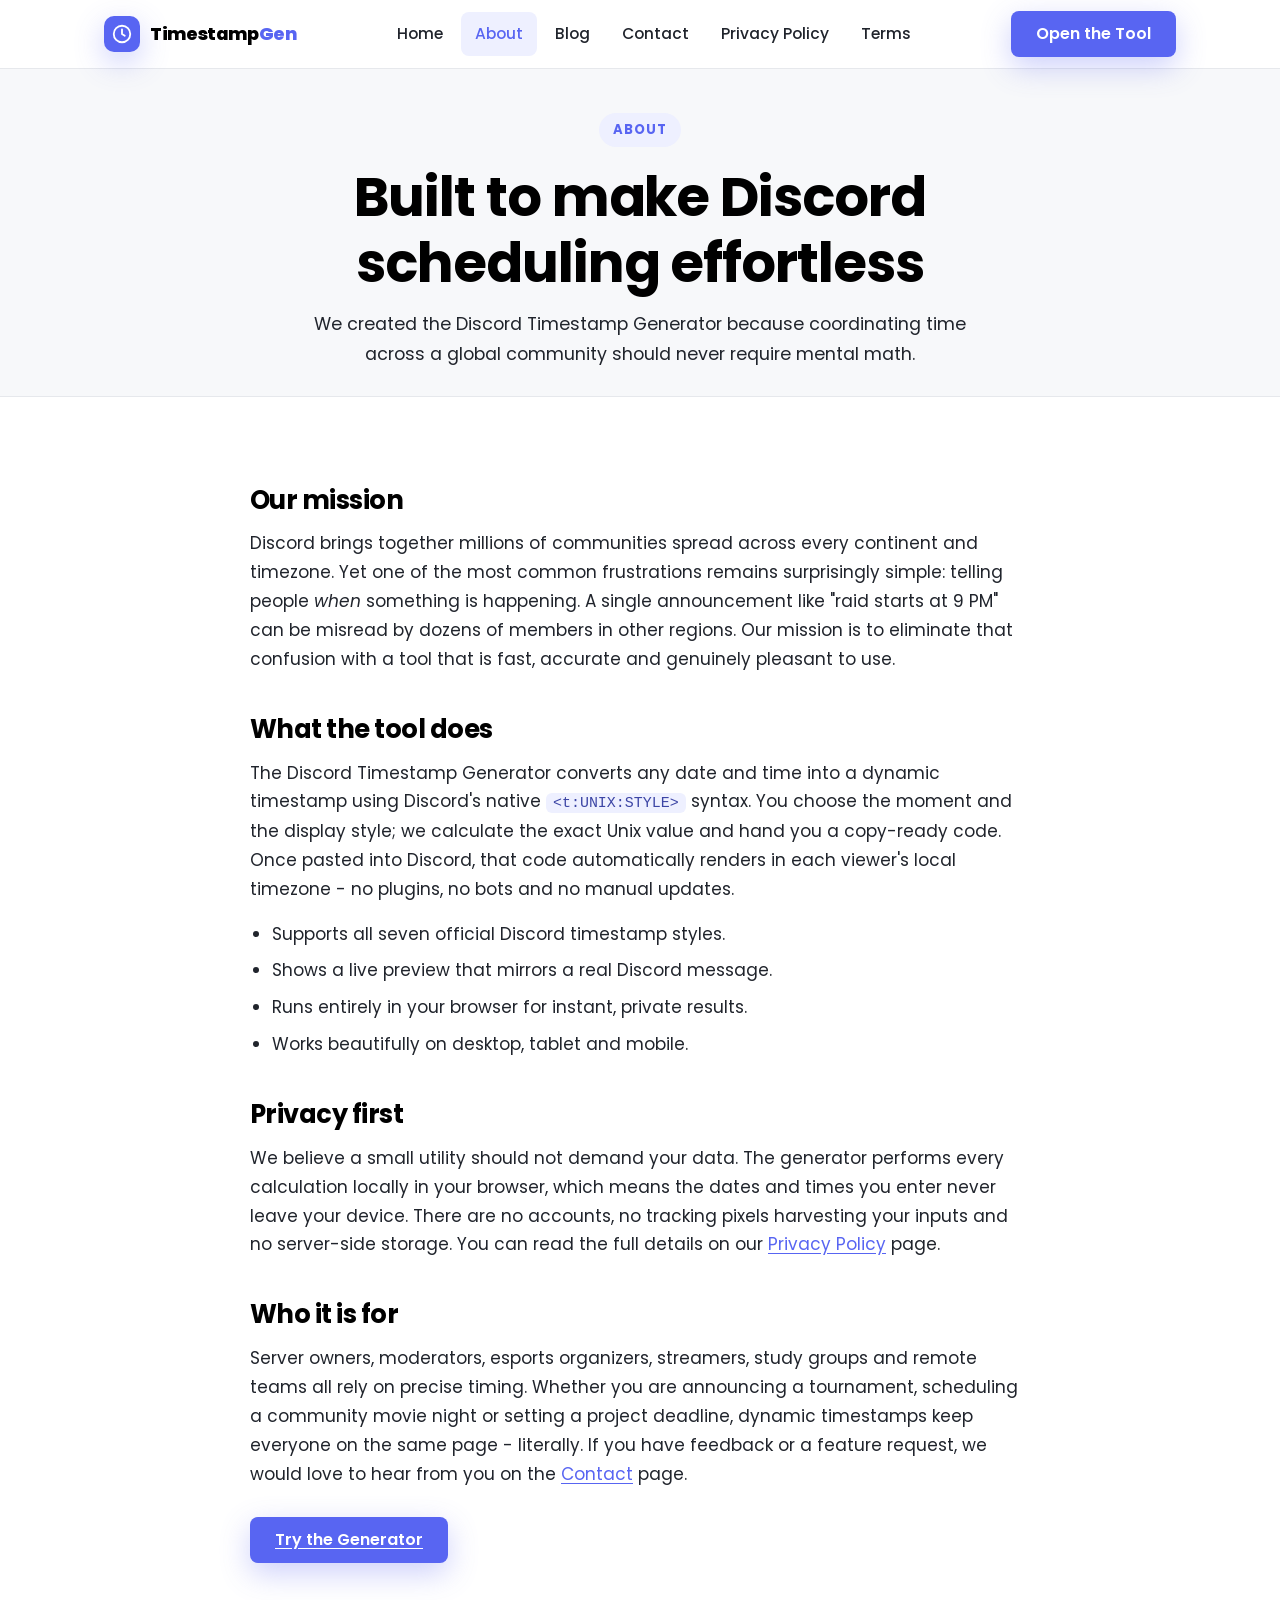
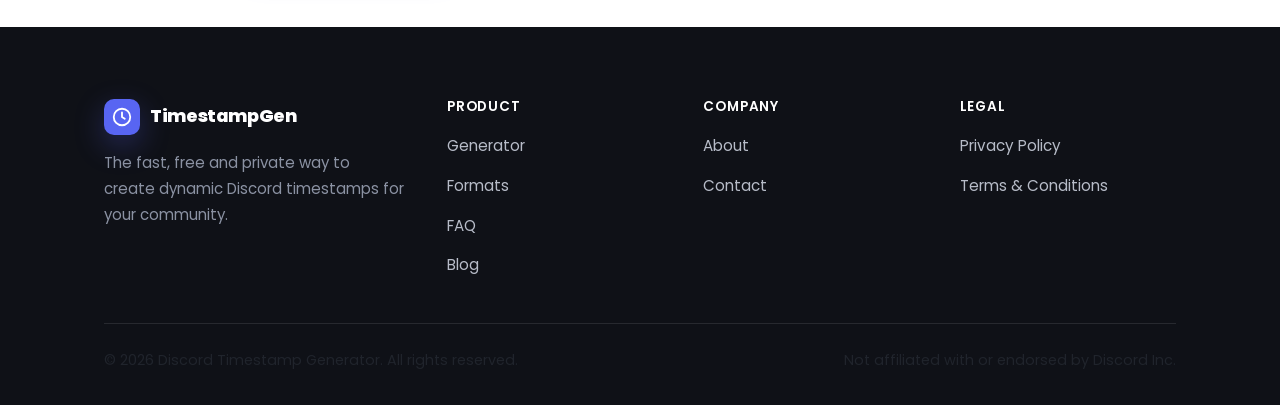
<file: about.html>
﻿<!DOCTYPE html>
<html lang="en">
<head>
  <meta charset="UTF-8" />
  <meta name="viewport" content="width=device-width, initial-scale=1.0" />
  <title>About - Discord Timestamp Generator</title>
  <meta name="description" content="About the Discord Timestamp Generator: a free, private, browser-based tool that turns any date and time into dynamic Discord timestamps for your community." />
  <meta name="robots" content="index, follow" />
  <link rel="canonical" href="https://dctimestampgen.com/about.html" />

  <meta property="og:type" content="website" />
  <meta property="og:site_name" content="Discord Timestamp Generator" />
  <meta property="og:title" content="About - Discord Timestamp Generator" />
  <meta property="og:description" content="A free, private, browser-based tool that turns any date and time into dynamic Discord timestamps." />
  <meta property="og:url" content="https://dctimestampgen.com/about.html" />
  <meta property="og:image" content="https://dctimestampgen.com/assets/images/discord-timestamp-generator.png" />
  <meta property="og:image:width" content="1200" />
  <meta property="og:image:height" content="675" />
  <meta property="og:image:type" content="image/png" />

  <meta name="twitter:card" content="summary_large_image" />
  <meta name="twitter:title" content="About - Discord Timestamp Generator" />
  <meta name="twitter:description" content="A free, private, browser-based tool for creating dynamic Discord timestamps." />
  <meta name="twitter:image" content="https://dctimestampgen.com/assets/images/discord-timestamp-generator.png" />

  <meta name="theme-color" content="#5865f2" />
  <link rel="icon" type="image/svg+xml" href="assets/icons/favicon.svg" />
  <link rel="apple-touch-icon" href="assets/icons/favicon.svg" />
  <link rel="preconnect" href="https://fonts.googleapis.com" />
  <link rel="preconnect" href="https://fonts.gstatic.com" crossorigin />
  <link rel="stylesheet" href="https://fonts.googleapis.com/css2?family=Poppins:wght@400;500;600;700&display=swap" />
  <link rel="stylesheet" href="css/style.css" />

  <script type="application/ld+json">
  {
    "@context": "https://schema.org",
    "@type": "AboutPage",
    "name": "About Discord Timestamp Generator",
    "url": "https://dctimestampgen.com/about.html",
    "description": "Learn about the Discord Timestamp Generator, a free browser-based tool for creating dynamic Discord timestamps.",
    "publisher": {
      "@type": "Organization",
      "name": "Discord Timestamp Generator",
      "url": "https://dctimestampgen.com/"
    }
  }
  </script>

  <!-- ===== JSON-LD: BreadcrumbList ===== -->
  <script type="application/ld+json">
  {
    "@context": "https://schema.org",
    "@type": "BreadcrumbList",
    "itemListElement": [
      { "@type": "ListItem", "position": 1, "name": "Home", "item": "https://dctimestampgen.com/" },
      { "@type": "ListItem", "position": 2, "name": "About", "item": "https://dctimestampgen.com/about.html" }
    ]
  }
  </script>
</head>
<body>
  <a class="skip-link" href="#main">Skip to content</a>

  <header class="site-header">
    <div class="container">
      <nav class="nav" aria-label="Primary">
        <a class="brand" href="/" aria-label="Discord Timestamp Generator home">
          <span class="brand__mark" aria-hidden="true">
            <svg viewBox="0 0 24 24" fill="none" stroke="#fff" stroke-width="2" stroke-linecap="round" stroke-linejoin="round"><circle cx="12" cy="12" r="9"></circle><polyline points="12 7 12 12 15 14"></polyline></svg>
          </span>
          <span>Timestamp<span style="color:var(--blurple)">Gen</span></span>
        </a>
        <ul class="nav__menu" id="primary-menu" data-nav-menu>
          <li><a class="nav__link" href="/">Home</a></li>
          <li><a class="nav__link" href="about.html" aria-current="page">About</a></li>
          <li><a class="nav__link" href="blog.html">Blog</a></li>
          <li><a class="nav__link" href="contact.html">Contact</a></li>
          <li><a class="nav__link" href="privacy-policy.html">Privacy Policy</a></li>
          <li><a class="nav__link" href="terms-and-conditions.html">Terms</a></li>
        </ul>
        <div class="nav__actions">
          <a class="btn btn--primary nav__cta" href="/#tool">Open the Tool</a>
          <button class="nav__toggle" type="button" data-nav-toggle aria-expanded="false" aria-controls="primary-menu" aria-label="Toggle navigation menu">
            <svg class="icon-open" viewBox="0 0 24 24" fill="none" stroke="currentColor" stroke-width="2" stroke-linecap="round"><line x1="3" y1="6" x2="21" y2="6"></line><line x1="3" y1="12" x2="21" y2="12"></line><line x1="3" y1="18" x2="21" y2="18"></line></svg>
            <svg class="icon-close" viewBox="0 0 24 24" fill="none" stroke="currentColor" stroke-width="2" stroke-linecap="round"><line x1="18" y1="6" x2="6" y2="18"></line><line x1="6" y1="6" x2="18" y2="18"></line></svg>
          </button>
        </div>
      </nav>
    </div>
  </header>

  <main id="main">
    <section class="page-hero">
      <div class="container">
        <span class="eyebrow">About</span>
        <h1>Built to make Discord scheduling effortless</h1>
        <p>We created the Discord Timestamp Generator because coordinating time across a global community should never require mental math.</p>
      </div>
    </section>

    <section class="section">
      <div class="container">
        <div class="prose">
          <h2>Our mission</h2>
          <p>
            Discord brings together millions of communities spread across every continent and timezone. Yet one of the
            most common frustrations remains surprisingly simple: telling people <em>when</em> something is happening.
            A single announcement like "raid starts at 9 PM" can be misread by dozens of members in other regions. Our
            mission is to eliminate that confusion with a tool that is fast, accurate and genuinely pleasant to use.
          </p>

          <h2>What the tool does</h2>
          <p>
            The Discord Timestamp Generator converts any date and time into a dynamic timestamp using Discord's native
            <code style="font-family:var(--font-mono)">&lt;t:UNIX:STYLE&gt;</code> syntax. You choose the moment and the
            display style; we calculate the exact Unix value and hand you a copy-ready code. Once pasted into Discord,
            that code automatically renders in each viewer's local timezone - no plugins, no bots and no manual updates.
          </p>
          <ul>
            <li>Supports all seven official Discord timestamp styles.</li>
            <li>Shows a live preview that mirrors a real Discord message.</li>
            <li>Runs entirely in your browser for instant, private results.</li>
            <li>Works beautifully on desktop, tablet and mobile.</li>
          </ul>

          <h2>Privacy first</h2>
          <p>
            We believe a small utility should not demand your data. The generator performs every calculation locally in
            your browser, which means the dates and times you enter never leave your device. There are no accounts, no
            tracking pixels harvesting your inputs and no server-side storage. You can read the full details on our
            <a href="privacy-policy.html">Privacy Policy</a> page.
          </p>

          <h2>Who it is for</h2>
          <p>
            Server owners, moderators, esports organizers, streamers, study groups and remote teams all rely on precise
            timing. Whether you are announcing a tournament, scheduling a community movie night or setting a project
            deadline, dynamic timestamps keep everyone on the same page - literally. If you have feedback or a feature
            request, we would love to hear from you on the <a href="contact.html">Contact</a> page.
          </p>

          <p class="mt-0" style="margin-top:28px">
            <a class="btn btn--primary" href="/#tool">Try the Generator</a>
          </p>
        </div>
      </div>
    </section>
  </main>

  <footer class="site-footer">
    <div class="container">
      <div class="footer__top">
        <div class="footer__brand">
          <a class="brand" href="/" aria-label="Discord Timestamp Generator home">
            <span class="brand__mark" aria-hidden="true">
              <svg viewBox="0 0 24 24" fill="none" stroke="#fff" stroke-width="2" stroke-linecap="round" stroke-linejoin="round"><circle cx="12" cy="12" r="9"></circle><polyline points="12 7 12 12 15 14"></polyline></svg>
            </span>
            <span style="color:#fff">TimestampGen</span>
          </a>
          <p>The fast, free and private way to create dynamic Discord timestamps for your community.</p>
        </div>
        <nav class="footer__col" aria-label="Product">
          <h3 class="footer__col-title">Product</h3>
          <ul>
            <li><a href="/#tool">Generator</a></li>
            <li><a href="/#formats">Formats</a></li>
            <li><a href="/#faq-title">FAQ</a></li>
            <li><a href="blog.html">Blog</a></li>
          </ul>
        </nav>
        <nav class="footer__col" aria-label="Company">
          <h3 class="footer__col-title">Company</h3>
          <ul>
            <li><a href="about.html">About</a></li>
            <li><a href="contact.html">Contact</a></li>
          </ul>
        </nav>
        <nav class="footer__col" aria-label="Legal">
          <h3 class="footer__col-title">Legal</h3>
          <ul>
            <li><a href="privacy-policy.html">Privacy Policy</a></li>
            <li><a href="terms-and-conditions.html">Terms &amp; Conditions</a></li>
          </ul>
        </nav>
      </div>
      <div class="footer__bottom">
        <p>&copy; <span data-year>2026</span> Discord Timestamp Generator. All rights reserved.</p>
        <p>Not affiliated with or endorsed by Discord Inc.</p>
      </div>
    </div>
  </footer>

  <script src="js/main.js" defer></script>
</body>
</html>
</file>
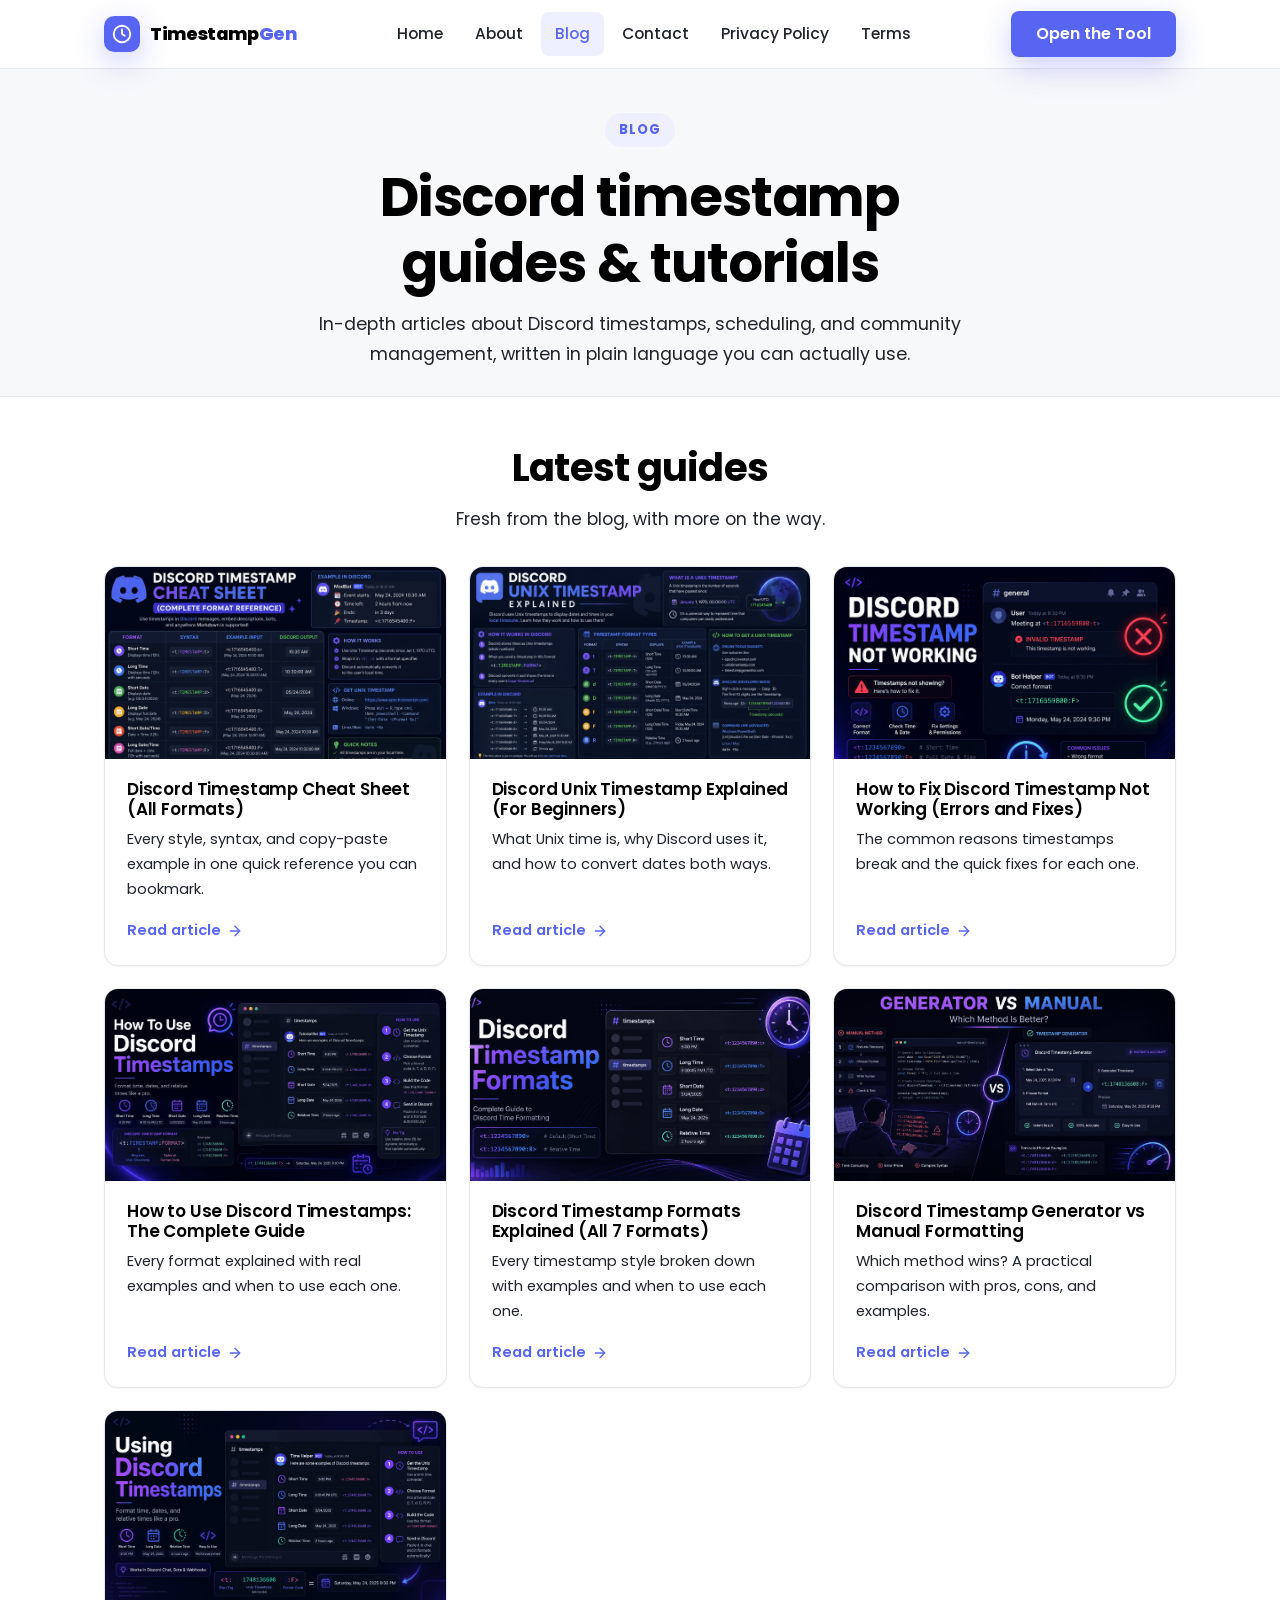
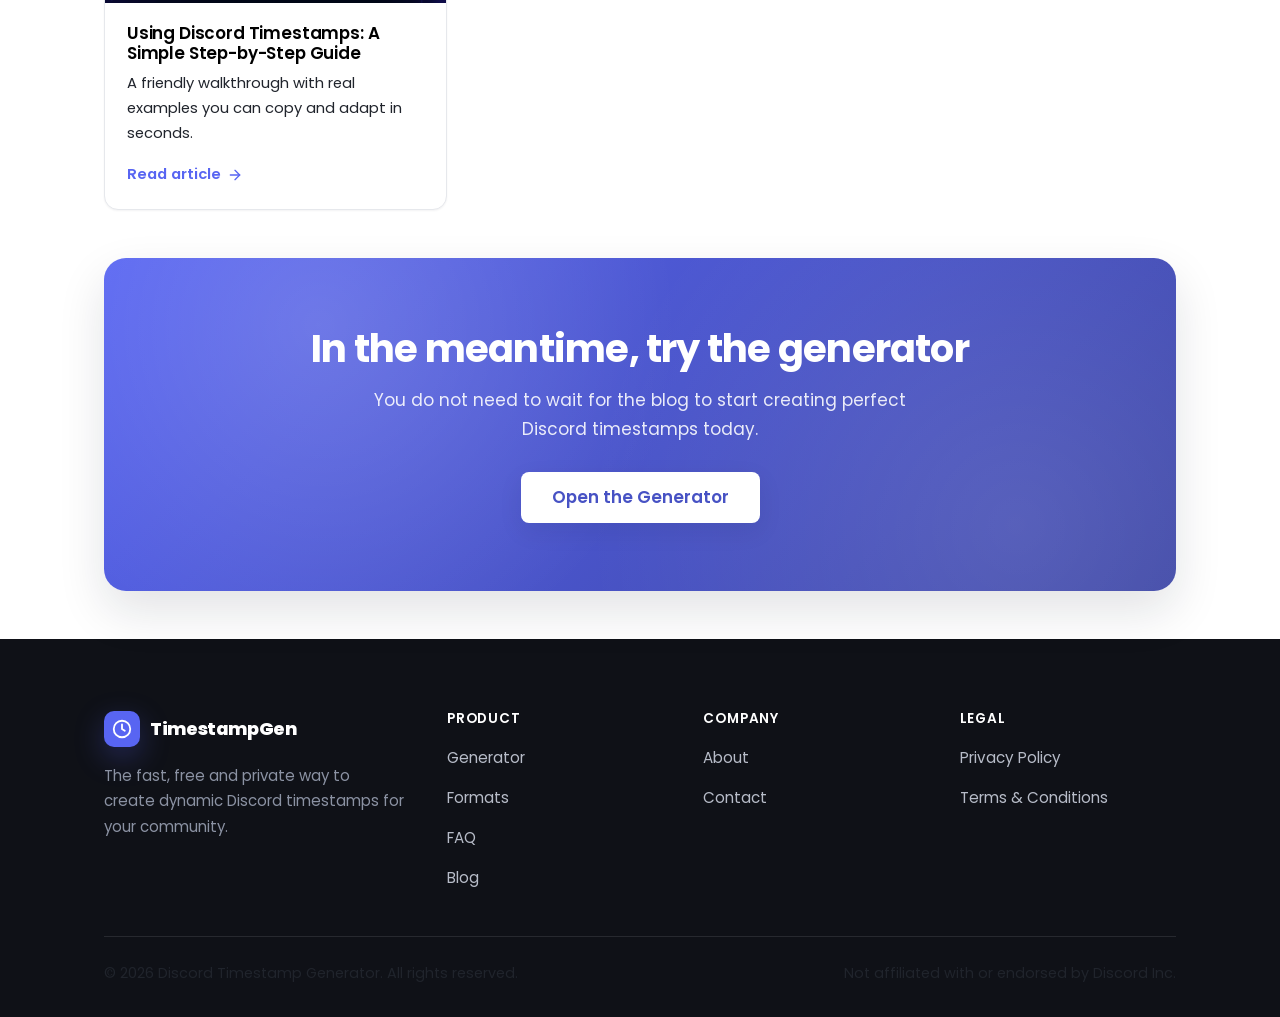
<file: blog.html>
﻿<!DOCTYPE html>
<html lang="en">
<head>
  <meta charset="UTF-8" />
  <meta name="viewport" content="width=device-width, initial-scale=1.0" />
  <title>Blog - Discord Timestamp Generator</title>
  <meta name="description" content="Guides and tutorials on Discord timestamps. Learn to schedule events, build countdowns, fix errors and format dates that adjust to every reader's local timezone." />
  <meta name="robots" content="index, follow" />
  <link rel="canonical" href="https://dctimestampgen.com/blog.html" />

  <meta property="og:type" content="website" />
  <meta property="og:site_name" content="Discord Timestamp Generator" />
  <meta property="og:title" content="Blog - Discord Timestamp Generator" />
  <meta property="og:description" content="Guides and tutorials on Discord timestamps: scheduling, countdowns, formats and fixes." />
  <meta property="og:url" content="https://dctimestampgen.com/blog.html" />
  <meta property="og:image" content="https://dctimestampgen.com/assets/images/discord-timestamp-generator.png" />
  <meta property="og:image:width" content="1200" />
  <meta property="og:image:height" content="675" />
  <meta property="og:image:type" content="image/png" />

  <meta name="twitter:card" content="summary_large_image" />
  <meta name="twitter:title" content="Blog - Discord Timestamp Generator" />
  <meta name="twitter:description" content="Guides and tutorials on Discord timestamps: scheduling, countdowns, formats and fixes." />
  <meta name="twitter:image" content="https://dctimestampgen.com/assets/images/discord-timestamp-generator.png" />

  <meta name="theme-color" content="#5865f2" />
  <link rel="icon" type="image/svg+xml" href="assets/icons/favicon.svg" />
  <link rel="apple-touch-icon" href="assets/icons/favicon.svg" />
  <link rel="preconnect" href="https://fonts.googleapis.com" />
  <link rel="preconnect" href="https://fonts.gstatic.com" crossorigin />
  <link rel="stylesheet" href="https://fonts.googleapis.com/css2?family=Poppins:wght@400;500;600;700&display=swap" />
  <link rel="stylesheet" href="css/style.css" />

  <script type="application/ld+json">
  {
    "@context": "https://schema.org",
    "@type": "Blog",
    "name": "Discord Timestamp Generator Blog",
    "url": "https://dctimestampgen.com/blog.html",
    "description": "Guides, tips and tutorials about creating and using Discord timestamps."
  }
  </script>

  <!-- ===== JSON-LD: BreadcrumbList ===== -->
  <script type="application/ld+json">
  {
    "@context": "https://schema.org",
    "@type": "BreadcrumbList",
    "itemListElement": [
      { "@type": "ListItem", "position": 1, "name": "Home", "item": "https://dctimestampgen.com/" },
      { "@type": "ListItem", "position": 2, "name": "Blog", "item": "https://dctimestampgen.com/blog.html" }
    ]
  }
  </script>
</head>
<body>
  <a class="skip-link" href="#main">Skip to content</a>

  <header class="site-header">
    <div class="container">
      <nav class="nav" aria-label="Primary">
        <a class="brand" href="/" aria-label="Discord Timestamp Generator home">
          <span class="brand__mark" aria-hidden="true">
            <svg viewBox="0 0 24 24" fill="none" stroke="#fff" stroke-width="2" stroke-linecap="round" stroke-linejoin="round"><circle cx="12" cy="12" r="9"></circle><polyline points="12 7 12 12 15 14"></polyline></svg>
          </span>
          <span>Timestamp<span style="color:var(--blurple)">Gen</span></span>
        </a>
        <ul class="nav__menu" id="primary-menu" data-nav-menu>
          <li><a class="nav__link" href="/">Home</a></li>
          <li><a class="nav__link" href="about.html">About</a></li>
          <li><a class="nav__link" href="blog.html" aria-current="page">Blog</a></li>
          <li><a class="nav__link" href="contact.html">Contact</a></li>
          <li><a class="nav__link" href="privacy-policy.html">Privacy Policy</a></li>
          <li><a class="nav__link" href="terms-and-conditions.html">Terms</a></li>
        </ul>
        <div class="nav__actions">
          <a class="btn btn--primary nav__cta" href="/#tool">Open the Tool</a>
          <button class="nav__toggle" type="button" data-nav-toggle aria-expanded="false" aria-controls="primary-menu" aria-label="Toggle navigation menu">
            <svg class="icon-open" viewBox="0 0 24 24" fill="none" stroke="currentColor" stroke-width="2" stroke-linecap="round"><line x1="3" y1="6" x2="21" y2="6"></line><line x1="3" y1="12" x2="21" y2="12"></line><line x1="3" y1="18" x2="21" y2="18"></line></svg>
            <svg class="icon-close" viewBox="0 0 24 24" fill="none" stroke="currentColor" stroke-width="2" stroke-linecap="round"><line x1="18" y1="6" x2="6" y2="18"></line><line x1="6" y1="6" x2="18" y2="18"></line></svg>
          </button>
        </div>
      </nav>
    </div>
  </header>

  <main id="main">
    <section class="page-hero">
      <div class="container">
        <span class="eyebrow">Blog</span>
        <h1>Discord timestamp guides &amp; tutorials</h1>
        <p>In-depth articles about Discord timestamps, scheduling, and community management, written in plain language you can actually use.</p>
      </div>
    </section>

    <section class="section">
      <div class="container">
        <div class="section-head">
          <h2>Latest guides</h2>
          <p>Fresh from the blog, with more on the way.</p>
        </div>

        <div class="grid grid--3">
          <a class="card post-card" href="blog/discord-timestamp-cheat-sheet.html">
            <div class="post-card__media"><img src="assets/images/discord-timestamp-cheat-sheet.png" alt="Discord timestamp cheat sheet with all formats" loading="lazy" width="1200" height="675" /></div>
            <h3>Discord Timestamp Cheat Sheet (All Formats)</h3>
            <p>Every style, syntax, and copy-paste example in one quick reference you can bookmark.</p>
            <span class="post-card__link">Read article
              <svg viewBox="0 0 24 24" fill="none" stroke="currentColor" stroke-width="2" stroke-linecap="round" stroke-linejoin="round" aria-hidden="true"><line x1="5" y1="12" x2="19" y2="12"></line><polyline points="12 5 19 12 12 19"></polyline></svg>
            </span>
          </a>
          <a class="card post-card" href="blog/discord-unix-timestamp-explained.html">
            <div class="post-card__media"><img src="assets/images/discord-unix-timestamp.png" alt="Discord Unix timestamp explained for beginners" loading="lazy" width="1200" height="675" /></div>
            <h3>Discord Unix Timestamp Explained (For Beginners)</h3>
            <p>What Unix time is, why Discord uses it, and how to convert dates both ways.</p>
            <span class="post-card__link">Read article
              <svg viewBox="0 0 24 24" fill="none" stroke="currentColor" stroke-width="2" stroke-linecap="round" stroke-linejoin="round" aria-hidden="true"><line x1="5" y1="12" x2="19" y2="12"></line><polyline points="12 5 19 12 12 19"></polyline></svg>
            </span>
          </a>
          <a class="card post-card" href="blog/discord-timestamp-not-working.html">
            <div class="post-card__media"><img src="assets/images/discord-timestamp-not-working.png" alt="How to fix a Discord timestamp not working" loading="lazy" width="1200" height="675" /></div>
            <h3>How to Fix Discord Timestamp Not Working (Errors and Fixes)</h3>
            <p>The common reasons timestamps break and the quick fixes for each one.</p>
            <span class="post-card__link">Read article
              <svg viewBox="0 0 24 24" fill="none" stroke="currentColor" stroke-width="2" stroke-linecap="round" stroke-linejoin="round" aria-hidden="true"><line x1="5" y1="12" x2="19" y2="12"></line><polyline points="12 5 19 12 12 19"></polyline></svg>
            </span>
          </a>
          <a class="card post-card" href="blog/how-to-use-discord-timestamps.html">
            <div class="post-card__media"><img src="assets/images/How-to-use-Discord-timestamps.png" alt="How to use Discord timestamps guide" loading="lazy" width="1200" height="675" /></div>
            <h3>How to Use Discord Timestamps: The Complete Guide</h3>
            <p>Every format explained with real examples and when to use each one.</p>
            <span class="post-card__link">Read article
              <svg viewBox="0 0 24 24" fill="none" stroke="currentColor" stroke-width="2" stroke-linecap="round" stroke-linejoin="round" aria-hidden="true"><line x1="5" y1="12" x2="19" y2="12"></line><polyline points="12 5 19 12 12 19"></polyline></svg>
            </span>
          </a>
          <a class="card post-card" href="blog/discord-timestamp-formats.html">
            <div class="post-card__media"><img src="assets/images/discord-timestamp-formats.png" alt="Discord timestamp formats explained" loading="lazy" width="1200" height="675" /></div>
            <h3>Discord Timestamp Formats Explained (All 7 Formats)</h3>
            <p>Every timestamp style broken down with examples and when to use each one.</p>
            <span class="post-card__link">Read article
              <svg viewBox="0 0 24 24" fill="none" stroke="currentColor" stroke-width="2" stroke-linecap="round" stroke-linejoin="round" aria-hidden="true"><line x1="5" y1="12" x2="19" y2="12"></line><polyline points="12 5 19 12 12 19"></polyline></svg>
            </span>
          </a>
          <a class="card post-card" href="blog/discord-timestamp-generator-vs-manual.html">
            <div class="post-card__media"><img src="assets/images/generator-vs-manual.png" alt="Discord timestamp generator versus manual formatting" loading="lazy" width="1200" height="675" /></div>
            <h3>Discord Timestamp Generator vs Manual Formatting</h3>
            <p>Which method wins? A practical comparison with pros, cons, and examples.</p>
            <span class="post-card__link">Read article
              <svg viewBox="0 0 24 24" fill="none" stroke="currentColor" stroke-width="2" stroke-linecap="round" stroke-linejoin="round" aria-hidden="true"><line x1="5" y1="12" x2="19" y2="12"></line><polyline points="12 5 19 12 12 19"></polyline></svg>
            </span>
          </a>
          <a class="card post-card" href="blog/using-discord-timestamps.html">
            <div class="post-card__media"><img src="assets/images/using-discord-timestamp.png" alt="Using Discord timestamps walkthrough" loading="lazy" width="1200" height="675" /></div>
            <h3>Using Discord Timestamps: A Simple Step-by-Step Guide</h3>
            <p>A friendly walkthrough with real examples you can copy and adapt in seconds.</p>
            <span class="post-card__link">Read article
              <svg viewBox="0 0 24 24" fill="none" stroke="currentColor" stroke-width="2" stroke-linecap="round" stroke-linejoin="round" aria-hidden="true"><line x1="5" y1="12" x2="19" y2="12"></line><polyline points="12 5 19 12 12 19"></polyline></svg>
            </span>
          </a>
        </div>

        <div class="cta-band" style="margin-top:48px">
          <h2>In the meantime, try the generator</h2>
          <p>You do not need to wait for the blog to start creating perfect Discord timestamps today.</p>
          <a class="btn btn--primary btn--lg" href="/#tool">Open the Generator</a>
        </div>
      </div>
    </section>
  </main>

  <footer class="site-footer">
    <div class="container">
      <div class="footer__top">
        <div class="footer__brand">
          <a class="brand" href="/" aria-label="Discord Timestamp Generator home">
            <span class="brand__mark" aria-hidden="true">
              <svg viewBox="0 0 24 24" fill="none" stroke="#fff" stroke-width="2" stroke-linecap="round" stroke-linejoin="round"><circle cx="12" cy="12" r="9"></circle><polyline points="12 7 12 12 15 14"></polyline></svg>
            </span>
            <span style="color:#fff">TimestampGen</span>
          </a>
          <p>The fast, free and private way to create dynamic Discord timestamps for your community.</p>
        </div>
        <nav class="footer__col" aria-label="Product">
          <h3 class="footer__col-title">Product</h3>
          <ul>
            <li><a href="/#tool">Generator</a></li>
            <li><a href="/#formats">Formats</a></li>
            <li><a href="/#faq-title">FAQ</a></li>
            <li><a href="blog.html">Blog</a></li>
          </ul>
        </nav>
        <nav class="footer__col" aria-label="Company">
          <h3 class="footer__col-title">Company</h3>
          <ul>
            <li><a href="about.html">About</a></li>
            <li><a href="contact.html">Contact</a></li>
          </ul>
        </nav>
        <nav class="footer__col" aria-label="Legal">
          <h3 class="footer__col-title">Legal</h3>
          <ul>
            <li><a href="privacy-policy.html">Privacy Policy</a></li>
            <li><a href="terms-and-conditions.html">Terms &amp; Conditions</a></li>
          </ul>
        </nav>
      </div>
      <div class="footer__bottom">
        <p>&copy; <span data-year>2026</span> Discord Timestamp Generator. All rights reserved.</p>
        <p>Not affiliated with or endorsed by Discord Inc.</p>
      </div>
    </div>
  </footer>

  <script src="js/main.js" defer></script>
</body>
</html>
</file>
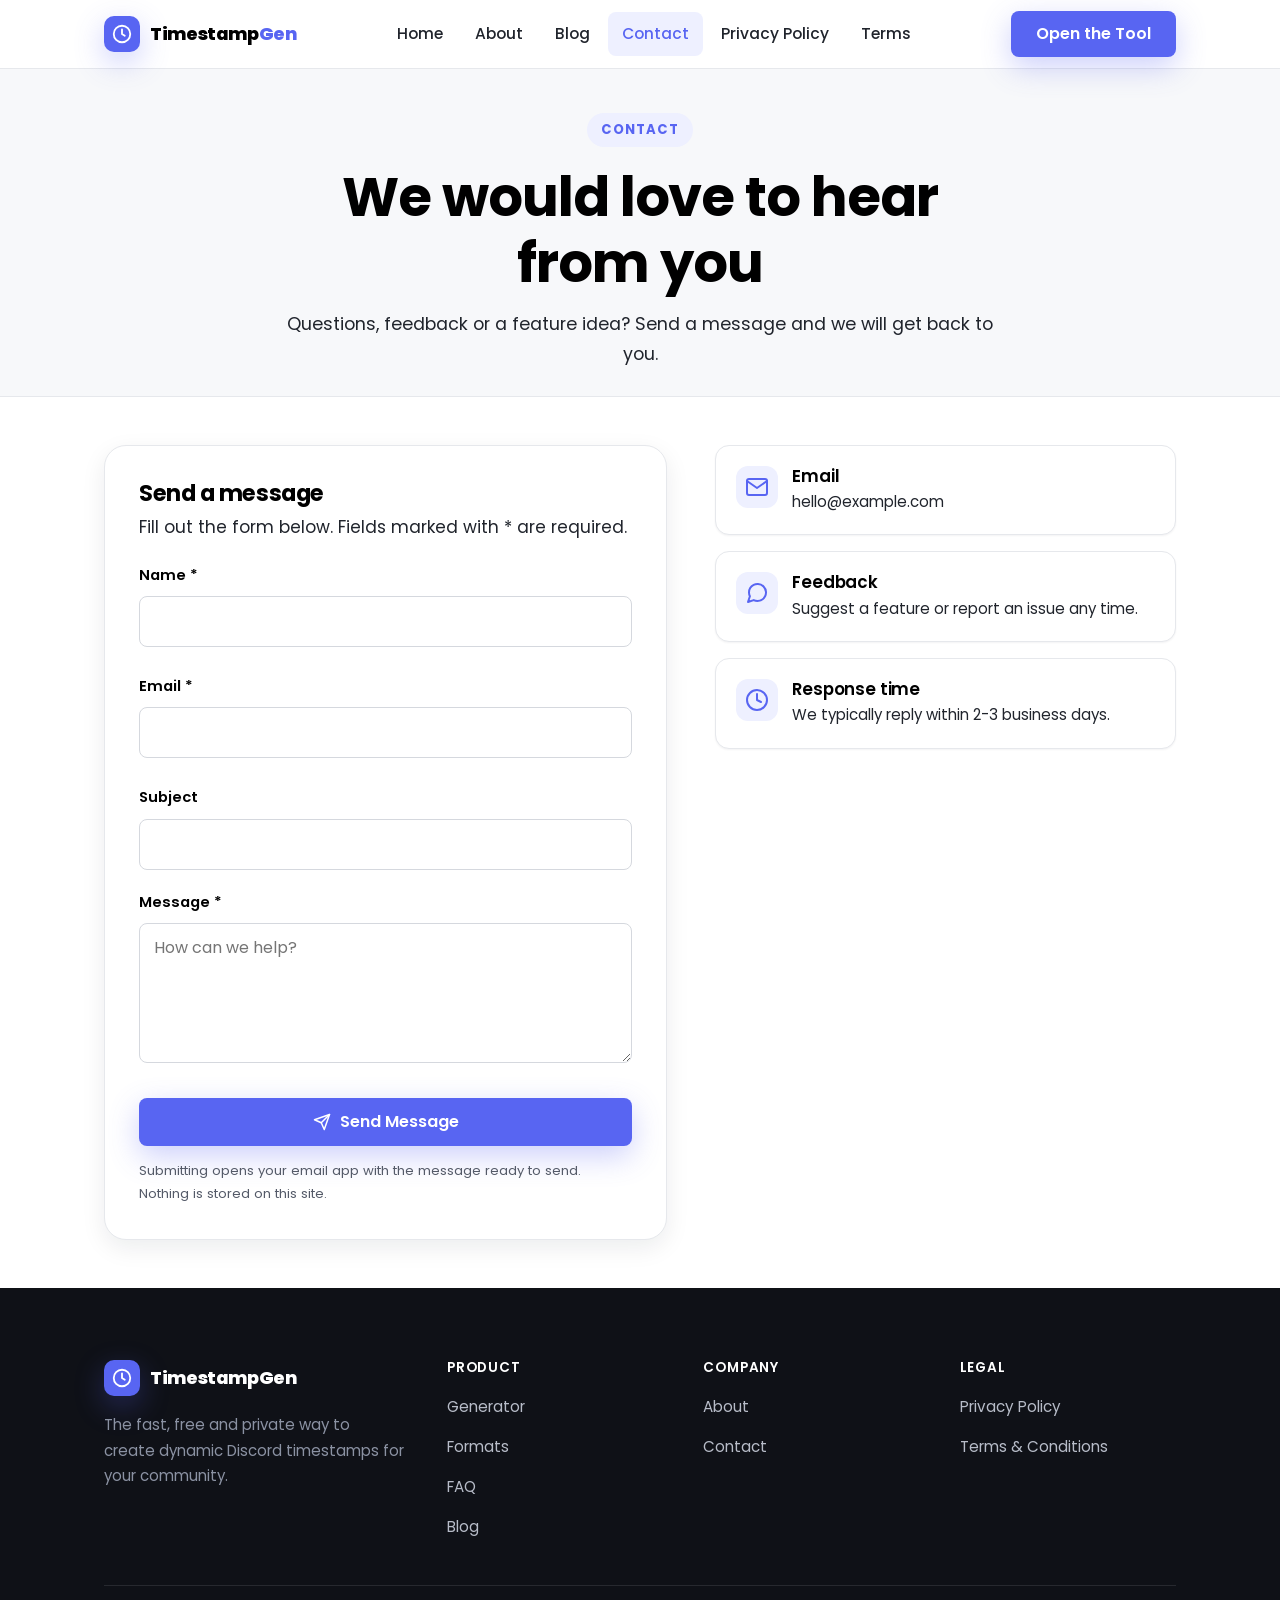
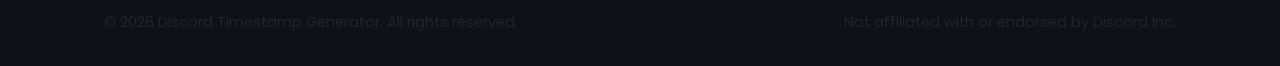
<file: contact.html>
﻿<!DOCTYPE html>
<html lang="en">
<head>
  <meta charset="UTF-8" />
  <meta name="viewport" content="width=device-width, initial-scale=1.0" />
  <title>Contact - Discord Timestamp Generator</title>
  <meta name="description" content="Get in touch with the Discord Timestamp Generator team. Send feedback, feature requests or questions about creating dynamic Discord timestamps." />
  <meta name="robots" content="index, follow" />
  <link rel="canonical" href="https://dctimestampgen.com/contact.html" />

  <meta property="og:type" content="website" />
  <meta property="og:site_name" content="Discord Timestamp Generator" />
  <meta property="og:title" content="Contact - Discord Timestamp Generator" />
  <meta property="og:description" content="Send feedback, feature requests or questions about the Discord Timestamp Generator." />
  <meta property="og:url" content="https://dctimestampgen.com/contact.html" />
  <meta property="og:image" content="https://dctimestampgen.com/assets/images/discord-timestamp-generator.png" />
  <meta property="og:image:width" content="1200" />
  <meta property="og:image:height" content="675" />
  <meta property="og:image:type" content="image/png" />

  <meta name="twitter:card" content="summary_large_image" />
  <meta name="twitter:title" content="Contact - Discord Timestamp Generator" />
  <meta name="twitter:description" content="Send feedback or questions about the Discord Timestamp Generator." />
  <meta name="twitter:image" content="https://dctimestampgen.com/assets/images/discord-timestamp-generator.png" />

  <meta name="theme-color" content="#5865f2" />
  <link rel="icon" type="image/svg+xml" href="assets/icons/favicon.svg" />
  <link rel="apple-touch-icon" href="assets/icons/favicon.svg" />
  <link rel="preconnect" href="https://fonts.googleapis.com" />
  <link rel="preconnect" href="https://fonts.gstatic.com" crossorigin />
  <link rel="stylesheet" href="https://fonts.googleapis.com/css2?family=Poppins:wght@400;500;600;700&display=swap" />
  <link rel="stylesheet" href="css/style.css" />

  <script type="application/ld+json">
  {
    "@context": "https://schema.org",
    "@type": "ContactPage",
    "name": "Contact Discord Timestamp Generator",
    "url": "https://dctimestampgen.com/contact.html",
    "description": "Contact page for the Discord Timestamp Generator."
  }
  </script>

  <!-- ===== JSON-LD: BreadcrumbList ===== -->
  <script type="application/ld+json">
  {
    "@context": "https://schema.org",
    "@type": "BreadcrumbList",
    "itemListElement": [
      { "@type": "ListItem", "position": 1, "name": "Home", "item": "https://dctimestampgen.com/" },
      { "@type": "ListItem", "position": 2, "name": "Contact", "item": "https://dctimestampgen.com/contact.html" }
    ]
  }
  </script>
</head>
<body>
  <a class="skip-link" href="#main">Skip to content</a>

  <header class="site-header">
    <div class="container">
      <nav class="nav" aria-label="Primary">
        <a class="brand" href="/" aria-label="Discord Timestamp Generator home">
          <span class="brand__mark" aria-hidden="true">
            <svg viewBox="0 0 24 24" fill="none" stroke="#fff" stroke-width="2" stroke-linecap="round" stroke-linejoin="round"><circle cx="12" cy="12" r="9"></circle><polyline points="12 7 12 12 15 14"></polyline></svg>
          </span>
          <span>Timestamp<span style="color:var(--blurple)">Gen</span></span>
        </a>
        <ul class="nav__menu" id="primary-menu" data-nav-menu>
          <li><a class="nav__link" href="/">Home</a></li>
          <li><a class="nav__link" href="about.html">About</a></li>
          <li><a class="nav__link" href="blog.html">Blog</a></li>
          <li><a class="nav__link" href="contact.html" aria-current="page">Contact</a></li>
          <li><a class="nav__link" href="privacy-policy.html">Privacy Policy</a></li>
          <li><a class="nav__link" href="terms-and-conditions.html">Terms</a></li>
        </ul>
        <div class="nav__actions">
          <a class="btn btn--primary nav__cta" href="/#tool">Open the Tool</a>
          <button class="nav__toggle" type="button" data-nav-toggle aria-expanded="false" aria-controls="primary-menu" aria-label="Toggle navigation menu">
            <svg class="icon-open" viewBox="0 0 24 24" fill="none" stroke="currentColor" stroke-width="2" stroke-linecap="round"><line x1="3" y1="6" x2="21" y2="6"></line><line x1="3" y1="12" x2="21" y2="12"></line><line x1="3" y1="18" x2="21" y2="18"></line></svg>
            <svg class="icon-close" viewBox="0 0 24 24" fill="none" stroke="currentColor" stroke-width="2" stroke-linecap="round"><line x1="18" y1="6" x2="6" y2="18"></line><line x1="6" y1="6" x2="18" y2="18"></line></svg>
          </button>
        </div>
      </nav>
    </div>
  </header>

  <main id="main">
    <section class="page-hero">
      <div class="container">
        <span class="eyebrow">Contact</span>
        <h1>We would love to hear from you</h1>
        <p>Questions, feedback or a feature idea? Send a message and we will get back to you.</p>
      </div>
    </section>

    <section class="section">
      <div class="container">
        <div class="contact-grid">
          <div class="panel">
            <h2 style="font-size:1.4rem;margin-bottom:6px">Send a message</h2>
            <p style="margin-bottom:22px">Fill out the form below. Fields marked with * are required.</p>

            <!-- TODO(before launch): replace the placeholder address below with a real inbox.
                 Update data-contact-email here AND the email shown in the contact card. -->
            <form id="contact-form" data-contact-email="hello@example.com" novalidate>
              <div class="field">
                <label class="field__label" for="c-name">Name *</label>
                <input class="input" type="text" id="c-name" name="name" autocomplete="name" required aria-describedby="c-name-error" />
                <p class="field-error" id="c-name-error" role="alert" aria-live="polite"></p>
              </div>

              <div class="field">
                <label class="field__label" for="c-email">Email *</label>
                <input class="input" type="email" id="c-email" name="email" autocomplete="email" required aria-describedby="c-email-error" />
                <p class="field-error" id="c-email-error" role="alert" aria-live="polite"></p>
              </div>

              <div class="field">
                <label class="field__label" for="c-subject">Subject</label>
                <input class="input" type="text" id="c-subject" name="subject" />
              </div>

              <div class="field">
                <label class="field__label" for="c-message">Message *</label>
                <textarea class="input" id="c-message" name="message" required aria-describedby="c-message-error" placeholder="How can we help?"></textarea>
                <p class="field-error" id="c-message-error" role="alert" aria-live="polite"></p>
              </div>

              <button class="btn btn--primary btn--block" type="submit">
                <svg class="btn__icon" viewBox="0 0 24 24" fill="none" stroke="currentColor" stroke-width="2" stroke-linecap="round" stroke-linejoin="round"><line x1="22" y1="2" x2="11" y2="13"></line><polygon points="22 2 15 22 11 13 2 9 22 2"></polygon></svg>
                Send Message
              </button>
              <p class="field__hint" style="margin-top:14px">Submitting opens your email app with the message ready to send. Nothing is stored on this site.</p>
            </form>
          </div>

          <aside class="contact-cards" aria-label="Other ways to reach us">
            <div class="contact-card">
              <div class="card__icon" aria-hidden="true"><svg viewBox="0 0 24 24" fill="none" stroke="currentColor" stroke-width="2" stroke-linecap="round" stroke-linejoin="round"><path d="M4 4h16a2 2 0 0 1 2 2v12a2 2 0 0 1-2 2H4a2 2 0 0 1-2-2V6a2 2 0 0 1 2-2z"></path><polyline points="22,6 12,13 2,6"></polyline></svg></div>
              <div>
                <h3>Email</h3>
                <p>hello@example.com</p>
              </div>
            </div>
            <div class="contact-card">
              <div class="card__icon" aria-hidden="true"><svg viewBox="0 0 24 24" fill="none" stroke="currentColor" stroke-width="2" stroke-linecap="round" stroke-linejoin="round"><path d="M21 11.5a8.38 8.38 0 0 1-.9 3.8 8.5 8.5 0 0 1-7.6 4.7 8.38 8.38 0 0 1-3.8-.9L3 21l1.9-5.7a8.38 8.38 0 0 1-.9-3.8 8.5 8.5 0 0 1 4.7-7.6 8.38 8.38 0 0 1 3.8-.9h.5a8.48 8.48 0 0 1 8 8v.5z"></path></svg></div>
              <div>
                <h3>Feedback</h3>
                <p>Suggest a feature or report an issue any time.</p>
              </div>
            </div>
            <div class="contact-card">
              <div class="card__icon" aria-hidden="true"><svg viewBox="0 0 24 24" fill="none" stroke="currentColor" stroke-width="2" stroke-linecap="round" stroke-linejoin="round"><circle cx="12" cy="12" r="10"></circle><polyline points="12 6 12 12 16 14"></polyline></svg></div>
              <div>
                <h3>Response time</h3>
                <p>We typically reply within 2-3 business days.</p>
              </div>
            </div>
          </aside>
        </div>
      </div>
    </section>
  </main>

  <footer class="site-footer">
    <div class="container">
      <div class="footer__top">
        <div class="footer__brand">
          <a class="brand" href="/" aria-label="Discord Timestamp Generator home">
            <span class="brand__mark" aria-hidden="true">
              <svg viewBox="0 0 24 24" fill="none" stroke="#fff" stroke-width="2" stroke-linecap="round" stroke-linejoin="round"><circle cx="12" cy="12" r="9"></circle><polyline points="12 7 12 12 15 14"></polyline></svg>
            </span>
            <span style="color:#fff">TimestampGen</span>
          </a>
          <p>The fast, free and private way to create dynamic Discord timestamps for your community.</p>
        </div>
        <nav class="footer__col" aria-label="Product">
          <h3 class="footer__col-title">Product</h3>
          <ul>
            <li><a href="/#tool">Generator</a></li>
            <li><a href="/#formats">Formats</a></li>
            <li><a href="/#faq-title">FAQ</a></li>
            <li><a href="blog.html">Blog</a></li>
          </ul>
        </nav>
        <nav class="footer__col" aria-label="Company">
          <h3 class="footer__col-title">Company</h3>
          <ul>
            <li><a href="about.html">About</a></li>
            <li><a href="contact.html">Contact</a></li>
          </ul>
        </nav>
        <nav class="footer__col" aria-label="Legal">
          <h3 class="footer__col-title">Legal</h3>
          <ul>
            <li><a href="privacy-policy.html">Privacy Policy</a></li>
            <li><a href="terms-and-conditions.html">Terms &amp; Conditions</a></li>
          </ul>
        </nav>
      </div>
      <div class="footer__bottom">
        <p>&copy; <span data-year>2026</span> Discord Timestamp Generator. All rights reserved.</p>
        <p>Not affiliated with or endorsed by Discord Inc.</p>
      </div>
    </div>
  </footer>

  <div class="toast" id="toast" role="status" aria-live="polite">
    <svg viewBox="0 0 24 24" fill="none" stroke="currentColor" stroke-width="2.5" stroke-linecap="round" stroke-linejoin="round"><polyline points="20 6 9 17 4 12"></polyline></svg>
    <span id="toast-message">Sent!</span>
  </div>

  <script src="js/main.js" defer></script>
  <script src="js/contact.js" defer></script>
</body>
</html>
</file>
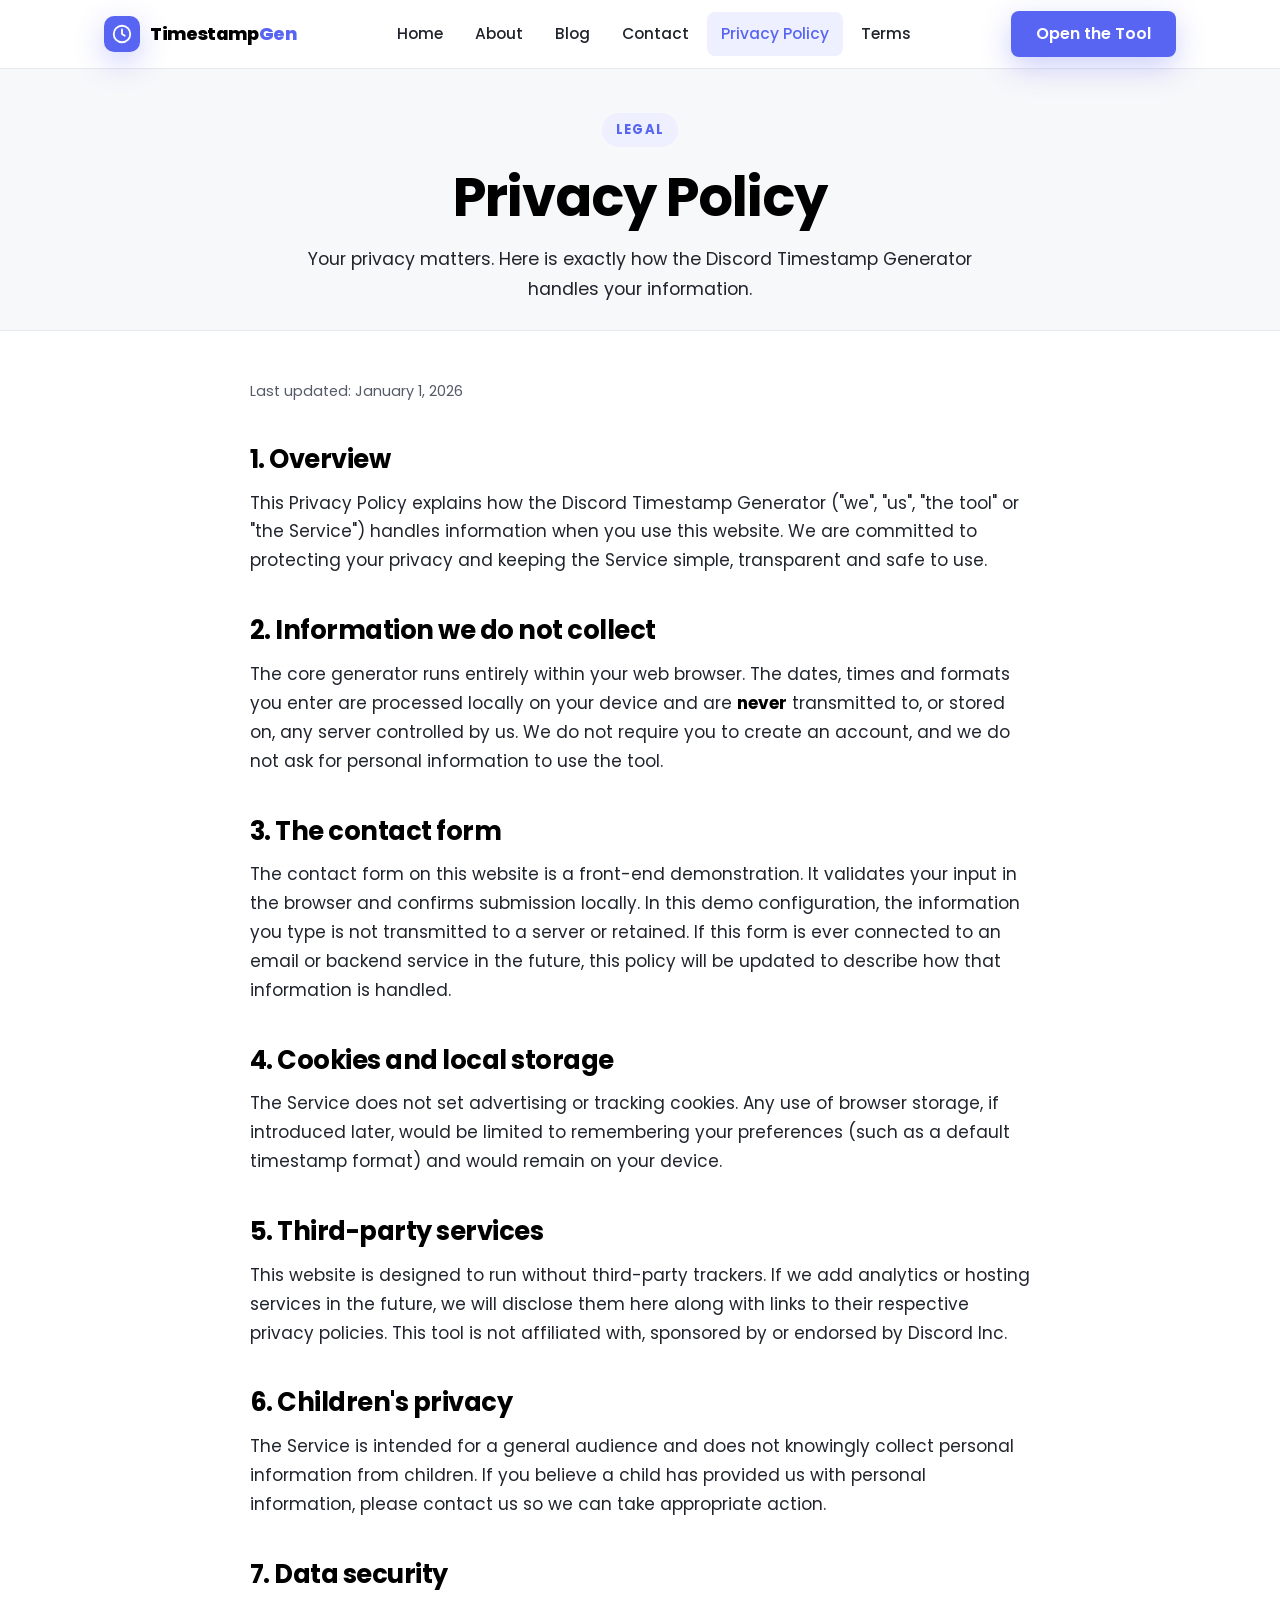
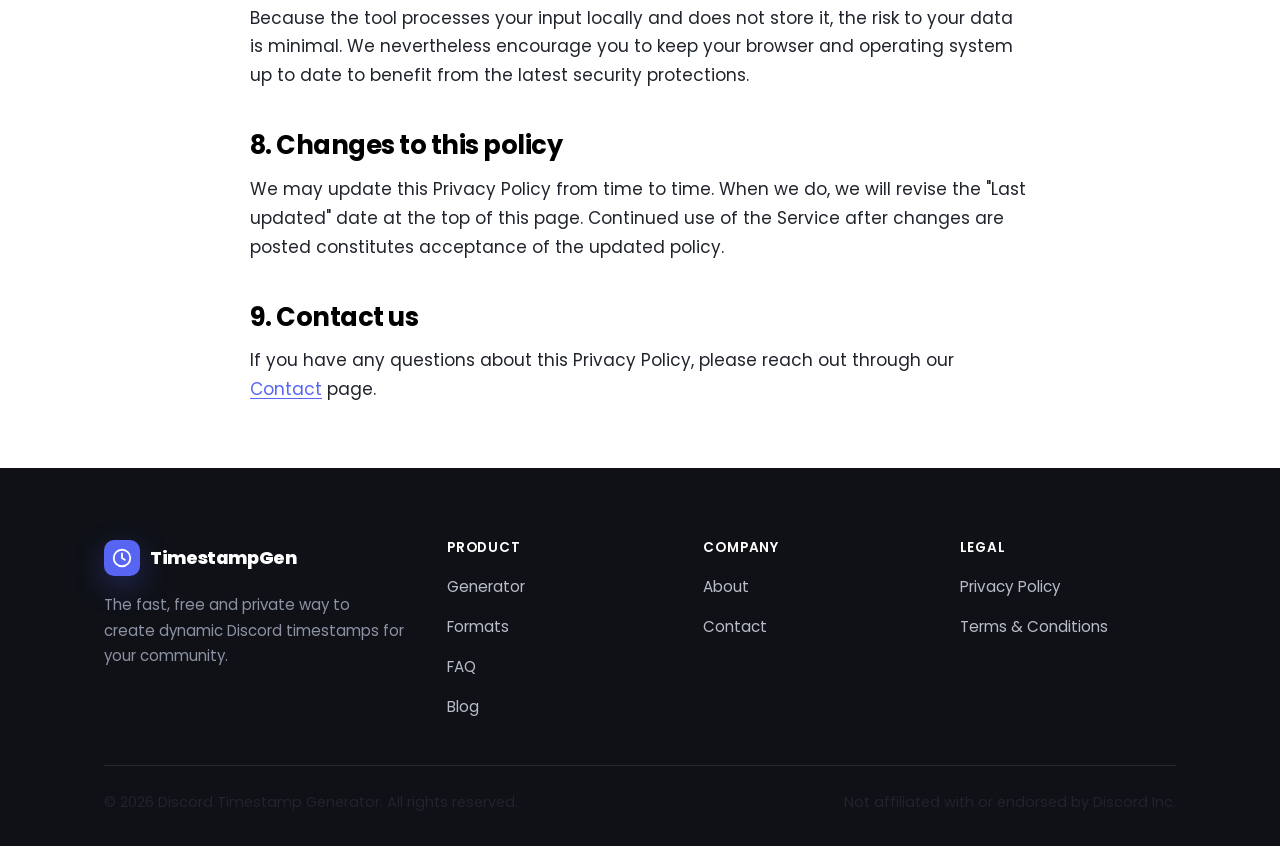
<file: privacy-policy.html>
﻿<!DOCTYPE html>
<html lang="en">
<head>
  <meta charset="UTF-8" />
  <meta name="viewport" content="width=device-width, initial-scale=1.0" />
  <title>Privacy Policy - Discord Timestamp Generator</title>
  <meta name="description" content="Read the privacy policy for the Discord Timestamp Generator. The tool runs entirely in your browser and does not collect, store or transmit your data." />
  <meta name="robots" content="index, follow" />
  <link rel="canonical" href="https://dctimestampgen.com/privacy-policy.html" />

  <meta property="og:type" content="website" />
  <meta property="og:site_name" content="Discord Timestamp Generator" />
  <meta property="og:title" content="Privacy Policy - Discord Timestamp Generator" />
  <meta property="og:description" content="The Discord Timestamp Generator runs entirely in your browser and does not collect your data." />
  <meta property="og:url" content="https://dctimestampgen.com/privacy-policy.html" />
  <meta property="og:image" content="https://dctimestampgen.com/assets/images/discord-timestamp-generator.png" />
  <meta property="og:image:width" content="1200" />
  <meta property="og:image:height" content="675" />
  <meta property="og:image:type" content="image/png" />

  <meta name="twitter:card" content="summary_large_image" />
  <meta name="twitter:title" content="Privacy Policy - Discord Timestamp Generator" />
  <meta name="twitter:description" content="How the Discord Timestamp Generator handles your privacy." />
  <meta name="twitter:image" content="https://dctimestampgen.com/assets/images/discord-timestamp-generator.png" />

  <meta name="theme-color" content="#5865f2" />
  <link rel="icon" type="image/svg+xml" href="assets/icons/favicon.svg" />
  <link rel="apple-touch-icon" href="assets/icons/favicon.svg" />
  <link rel="preconnect" href="https://fonts.googleapis.com" />
  <link rel="preconnect" href="https://fonts.gstatic.com" crossorigin />
  <link rel="stylesheet" href="https://fonts.googleapis.com/css2?family=Poppins:wght@400;500;600;700&display=swap" />
  <link rel="stylesheet" href="css/style.css" />

  <script type="application/ld+json">
  {
    "@context": "https://schema.org",
    "@type": "WebPage",
    "name": "Privacy Policy - Discord Timestamp Generator",
    "url": "https://dctimestampgen.com/privacy-policy.html",
    "description": "Privacy policy for the Discord Timestamp Generator."
  }
  </script>

  <!-- ===== JSON-LD: BreadcrumbList ===== -->
  <script type="application/ld+json">
  {
    "@context": "https://schema.org",
    "@type": "BreadcrumbList",
    "itemListElement": [
      { "@type": "ListItem", "position": 1, "name": "Home", "item": "https://dctimestampgen.com/" },
      { "@type": "ListItem", "position": 2, "name": "Privacy Policy", "item": "https://dctimestampgen.com/privacy-policy.html" }
    ]
  }
  </script>
</head>
<body>
  <a class="skip-link" href="#main">Skip to content</a>

  <header class="site-header">
    <div class="container">
      <nav class="nav" aria-label="Primary">
        <a class="brand" href="/" aria-label="Discord Timestamp Generator home">
          <span class="brand__mark" aria-hidden="true">
            <svg viewBox="0 0 24 24" fill="none" stroke="#fff" stroke-width="2" stroke-linecap="round" stroke-linejoin="round"><circle cx="12" cy="12" r="9"></circle><polyline points="12 7 12 12 15 14"></polyline></svg>
          </span>
          <span>Timestamp<span style="color:var(--blurple)">Gen</span></span>
        </a>
        <ul class="nav__menu" id="primary-menu" data-nav-menu>
          <li><a class="nav__link" href="/">Home</a></li>
          <li><a class="nav__link" href="about.html">About</a></li>
          <li><a class="nav__link" href="blog.html">Blog</a></li>
          <li><a class="nav__link" href="contact.html">Contact</a></li>
          <li><a class="nav__link" href="privacy-policy.html" aria-current="page">Privacy Policy</a></li>
          <li><a class="nav__link" href="terms-and-conditions.html">Terms</a></li>
        </ul>
        <div class="nav__actions">
          <a class="btn btn--primary nav__cta" href="/#tool">Open the Tool</a>
          <button class="nav__toggle" type="button" data-nav-toggle aria-expanded="false" aria-controls="primary-menu" aria-label="Toggle navigation menu">
            <svg class="icon-open" viewBox="0 0 24 24" fill="none" stroke="currentColor" stroke-width="2" stroke-linecap="round"><line x1="3" y1="6" x2="21" y2="6"></line><line x1="3" y1="12" x2="21" y2="12"></line><line x1="3" y1="18" x2="21" y2="18"></line></svg>
            <svg class="icon-close" viewBox="0 0 24 24" fill="none" stroke="currentColor" stroke-width="2" stroke-linecap="round"><line x1="18" y1="6" x2="6" y2="18"></line><line x1="6" y1="6" x2="18" y2="18"></line></svg>
          </button>
        </div>
      </nav>
    </div>
  </header>

  <main id="main">
    <section class="page-hero">
      <div class="container">
        <span class="eyebrow">Legal</span>
        <h1>Privacy Policy</h1>
        <p>Your privacy matters. Here is exactly how the Discord Timestamp Generator handles your information.</p>
      </div>
    </section>

    <section class="section">
      <div class="container">
        <div class="prose">
          <p class="meta-updated">Last updated: January 1, 2026</p>

          <h2>1. Overview</h2>
          <p>
            This Privacy Policy explains how the Discord Timestamp Generator ("we", "us", "the tool" or "the Service")
            handles information when you use this website. We are committed to protecting your privacy and keeping the
            Service simple, transparent and safe to use.
          </p>

          <h2>2. Information we do not collect</h2>
          <p>
            The core generator runs entirely within your web browser. The dates, times and formats you enter are
            processed locally on your device and are <strong>never</strong> transmitted to, or stored on, any server
            controlled by us. We do not require you to create an account, and we do not ask for personal information to
            use the tool.
          </p>

          <h2>3. The contact form</h2>
          <p>
            The contact form on this website is a front-end demonstration. It validates your input in the browser and
            confirms submission locally. In this demo configuration, the information you type is not transmitted to a
            server or retained. If this form is ever connected to an email or backend service in the future, this policy
            will be updated to describe how that information is handled.
          </p>

          <h2>4. Cookies and local storage</h2>
          <p>
            The Service does not set advertising or tracking cookies. Any use of browser storage, if introduced later,
            would be limited to remembering your preferences (such as a default timestamp format) and would remain on
            your device.
          </p>

          <h2>5. Third-party services</h2>
          <p>
            This website is designed to run without third-party trackers. If we add analytics or hosting services in the
            future, we will disclose them here along with links to their respective privacy policies. This tool is not
            affiliated with, sponsored by or endorsed by Discord Inc.
          </p>

          <h2>6. Children's privacy</h2>
          <p>
            The Service is intended for a general audience and does not knowingly collect personal information from
            children. If you believe a child has provided us with personal information, please contact us so we can take
            appropriate action.
          </p>

          <h2>7. Data security</h2>
          <p>
            Because the tool processes your input locally and does not store it, the risk to your data is minimal. We
            nevertheless encourage you to keep your browser and operating system up to date to benefit from the latest
            security protections.
          </p>

          <h2>8. Changes to this policy</h2>
          <p>
            We may update this Privacy Policy from time to time. When we do, we will revise the "Last updated" date at
            the top of this page. Continued use of the Service after changes are posted constitutes acceptance of the
            updated policy.
          </p>

          <h2>9. Contact us</h2>
          <p>
            If you have any questions about this Privacy Policy, please reach out through our
            <a href="contact.html">Contact</a> page.
          </p>
        </div>
      </div>
    </section>
  </main>

  <footer class="site-footer">
    <div class="container">
      <div class="footer__top">
        <div class="footer__brand">
          <a class="brand" href="/" aria-label="Discord Timestamp Generator home">
            <span class="brand__mark" aria-hidden="true">
              <svg viewBox="0 0 24 24" fill="none" stroke="#fff" stroke-width="2" stroke-linecap="round" stroke-linejoin="round"><circle cx="12" cy="12" r="9"></circle><polyline points="12 7 12 12 15 14"></polyline></svg>
            </span>
            <span style="color:#fff">TimestampGen</span>
          </a>
          <p>The fast, free and private way to create dynamic Discord timestamps for your community.</p>
        </div>
        <nav class="footer__col" aria-label="Product">
          <h3 class="footer__col-title">Product</h3>
          <ul>
            <li><a href="/#tool">Generator</a></li>
            <li><a href="/#formats">Formats</a></li>
            <li><a href="/#faq-title">FAQ</a></li>
            <li><a href="blog.html">Blog</a></li>
          </ul>
        </nav>
        <nav class="footer__col" aria-label="Company">
          <h3 class="footer__col-title">Company</h3>
          <ul>
            <li><a href="about.html">About</a></li>
            <li><a href="contact.html">Contact</a></li>
          </ul>
        </nav>
        <nav class="footer__col" aria-label="Legal">
          <h3 class="footer__col-title">Legal</h3>
          <ul>
            <li><a href="privacy-policy.html">Privacy Policy</a></li>
            <li><a href="terms-and-conditions.html">Terms &amp; Conditions</a></li>
          </ul>
        </nav>
      </div>
      <div class="footer__bottom">
        <p>&copy; <span data-year>2026</span> Discord Timestamp Generator. All rights reserved.</p>
        <p>Not affiliated with or endorsed by Discord Inc.</p>
      </div>
    </div>
  </footer>

  <script src="js/main.js" defer></script>
</body>
</html>
</file>
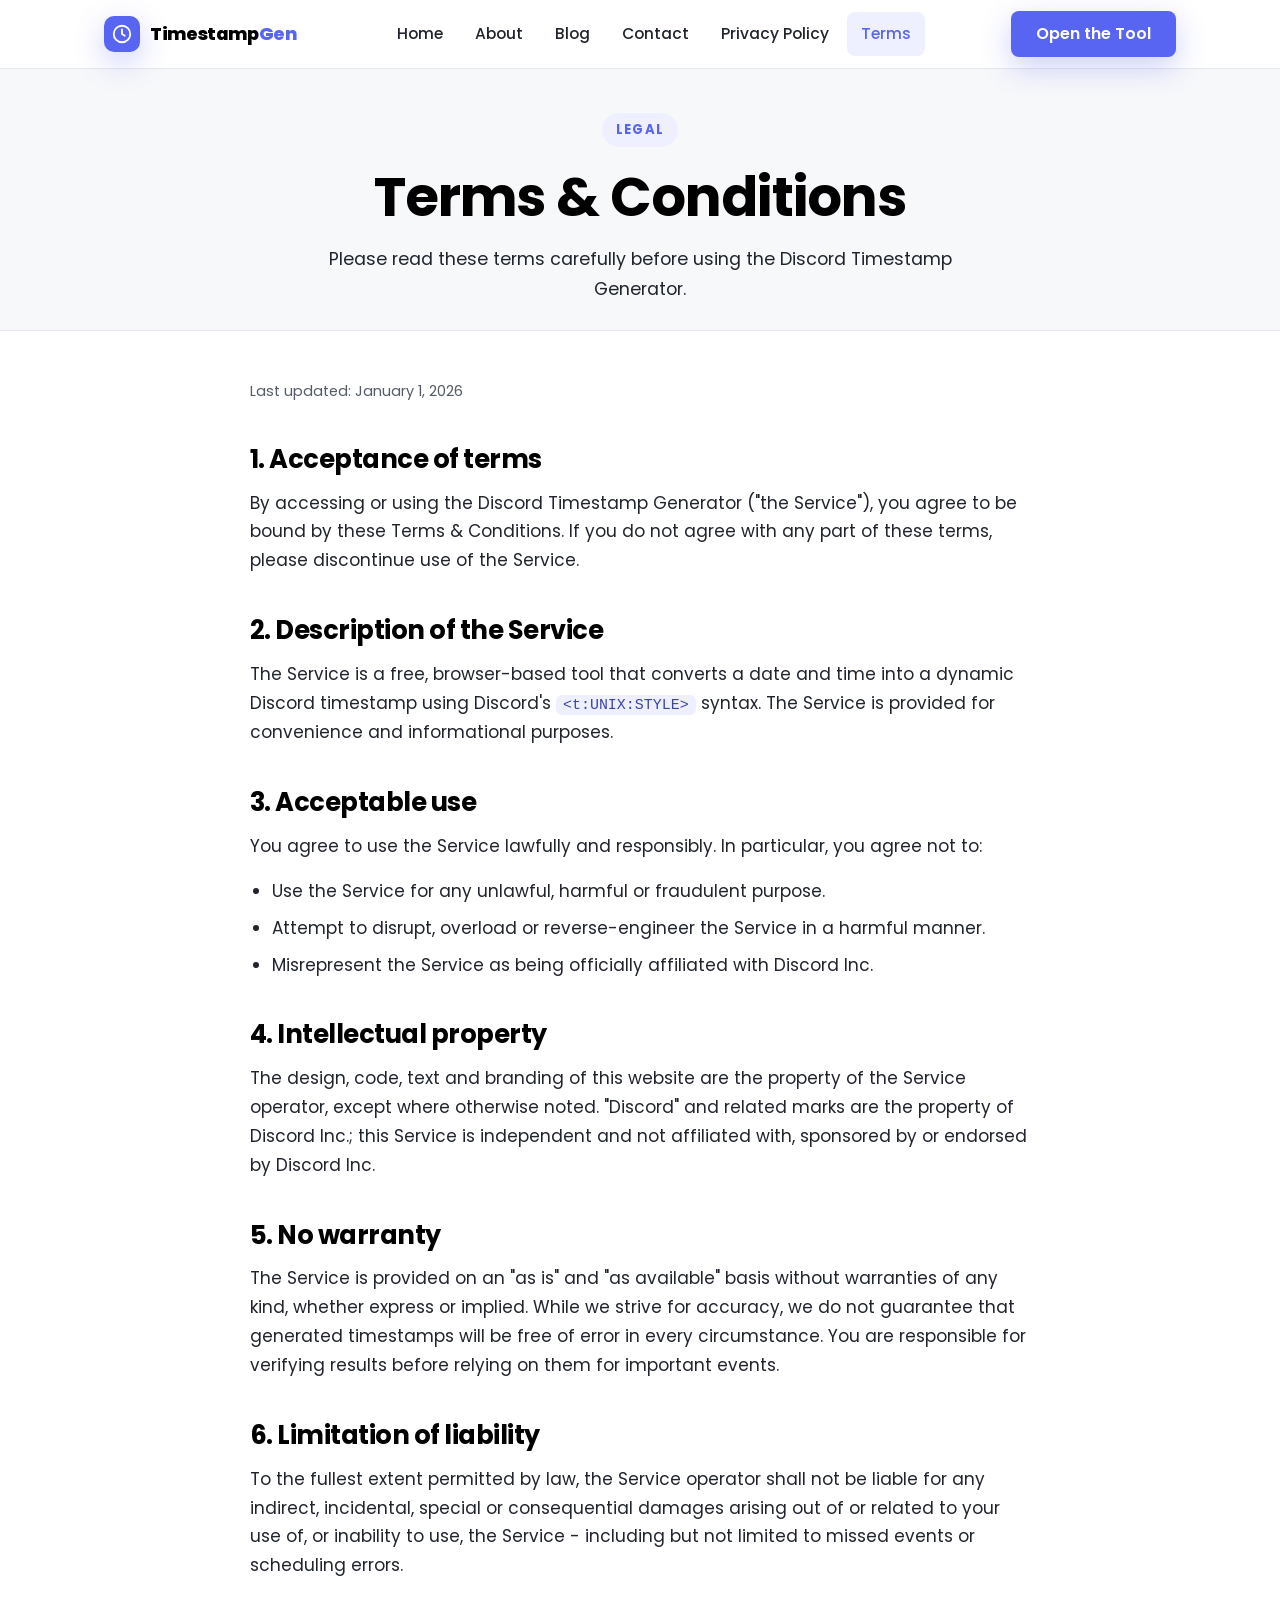
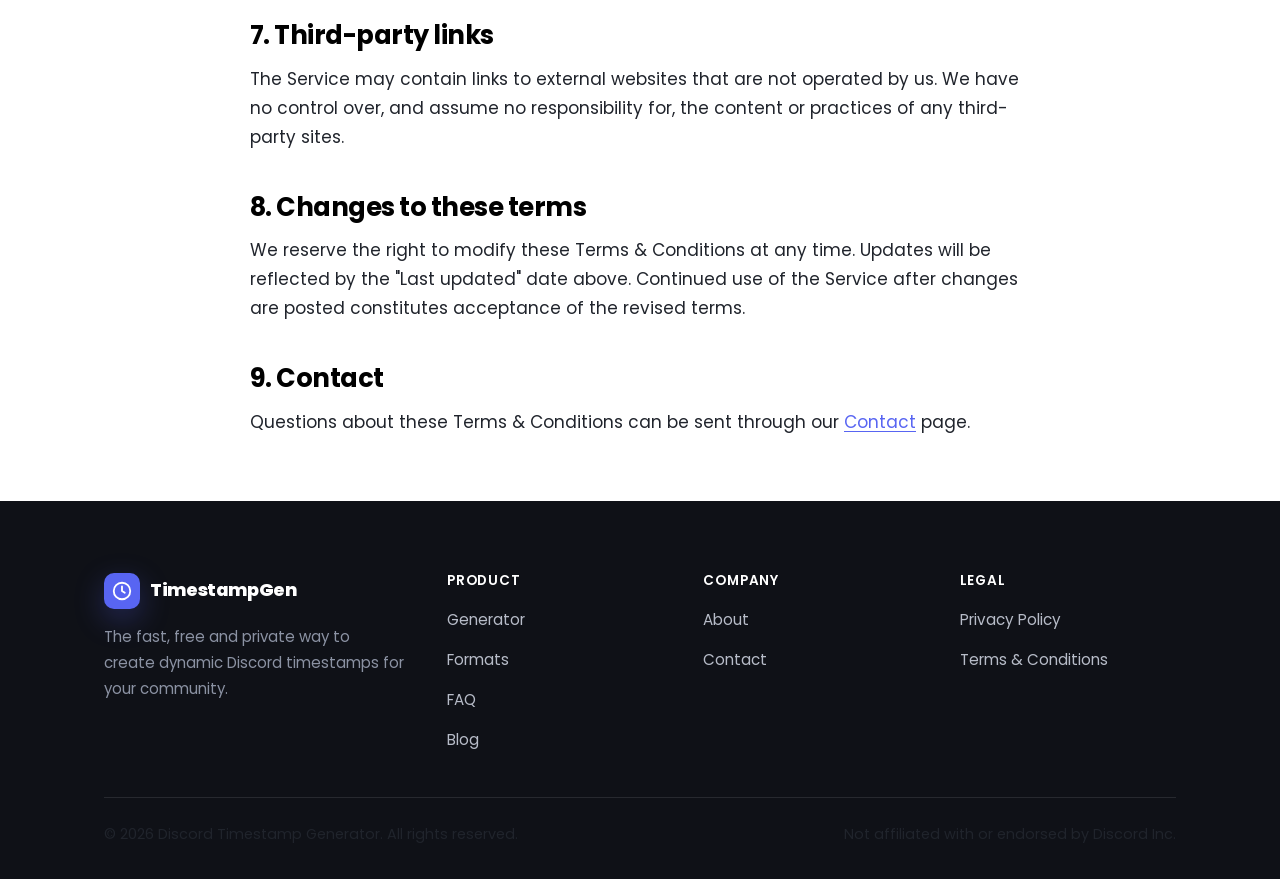
<file: terms-and-conditions.html>
﻿<!DOCTYPE html>
<html lang="en">
<head>
  <meta charset="UTF-8" />
  <meta name="viewport" content="width=device-width, initial-scale=1.0" />
  <title>Terms &amp; Conditions - Discord Timestamp Generator</title>
  <meta name="description" content="Read the terms and conditions for using the Discord Timestamp Generator, a free browser-based tool for creating dynamic Discord timestamps." />
  <meta name="robots" content="index, follow" />
  <link rel="canonical" href="https://dctimestampgen.com/terms-and-conditions.html" />

  <meta property="og:type" content="website" />
  <meta property="og:site_name" content="Discord Timestamp Generator" />
  <meta property="og:title" content="Terms &amp; Conditions - Discord Timestamp Generator" />
  <meta property="og:description" content="Terms and conditions for using the Discord Timestamp Generator." />
  <meta property="og:url" content="https://dctimestampgen.com/terms-and-conditions.html" />
  <meta property="og:image" content="https://dctimestampgen.com/assets/images/discord-timestamp-generator.png" />
  <meta property="og:image:width" content="1200" />
  <meta property="og:image:height" content="675" />
  <meta property="og:image:type" content="image/png" />

  <meta name="twitter:card" content="summary_large_image" />
  <meta name="twitter:title" content="Terms &amp; Conditions - Discord Timestamp Generator" />
  <meta name="twitter:description" content="Terms and conditions for using the Discord Timestamp Generator." />
  <meta name="twitter:image" content="https://dctimestampgen.com/assets/images/discord-timestamp-generator.png" />

  <meta name="theme-color" content="#5865f2" />
  <link rel="icon" type="image/svg+xml" href="assets/icons/favicon.svg" />
  <link rel="apple-touch-icon" href="assets/icons/favicon.svg" />
  <link rel="preconnect" href="https://fonts.googleapis.com" />
  <link rel="preconnect" href="https://fonts.gstatic.com" crossorigin />
  <link rel="stylesheet" href="https://fonts.googleapis.com/css2?family=Poppins:wght@400;500;600;700&display=swap" />
  <link rel="stylesheet" href="css/style.css" />

  <script type="application/ld+json">
  {
    "@context": "https://schema.org",
    "@type": "WebPage",
    "name": "Terms & Conditions - Discord Timestamp Generator",
    "url": "https://dctimestampgen.com/terms-and-conditions.html",
    "description": "Terms and conditions for the Discord Timestamp Generator."
  }
  </script>

  <!-- ===== JSON-LD: BreadcrumbList ===== -->
  <script type="application/ld+json">
  {
    "@context": "https://schema.org",
    "@type": "BreadcrumbList",
    "itemListElement": [
      { "@type": "ListItem", "position": 1, "name": "Home", "item": "https://dctimestampgen.com/" },
      { "@type": "ListItem", "position": 2, "name": "Terms & Conditions", "item": "https://dctimestampgen.com/terms-and-conditions.html" }
    ]
  }
  </script>
</head>
<body>
  <a class="skip-link" href="#main">Skip to content</a>

  <header class="site-header">
    <div class="container">
      <nav class="nav" aria-label="Primary">
        <a class="brand" href="/" aria-label="Discord Timestamp Generator home">
          <span class="brand__mark" aria-hidden="true">
            <svg viewBox="0 0 24 24" fill="none" stroke="#fff" stroke-width="2" stroke-linecap="round" stroke-linejoin="round"><circle cx="12" cy="12" r="9"></circle><polyline points="12 7 12 12 15 14"></polyline></svg>
          </span>
          <span>Timestamp<span style="color:var(--blurple)">Gen</span></span>
        </a>
        <ul class="nav__menu" id="primary-menu" data-nav-menu>
          <li><a class="nav__link" href="/">Home</a></li>
          <li><a class="nav__link" href="about.html">About</a></li>
          <li><a class="nav__link" href="blog.html">Blog</a></li>
          <li><a class="nav__link" href="contact.html">Contact</a></li>
          <li><a class="nav__link" href="privacy-policy.html">Privacy Policy</a></li>
          <li><a class="nav__link" href="terms-and-conditions.html" aria-current="page">Terms</a></li>
        </ul>
        <div class="nav__actions">
          <a class="btn btn--primary nav__cta" href="/#tool">Open the Tool</a>
          <button class="nav__toggle" type="button" data-nav-toggle aria-expanded="false" aria-controls="primary-menu" aria-label="Toggle navigation menu">
            <svg class="icon-open" viewBox="0 0 24 24" fill="none" stroke="currentColor" stroke-width="2" stroke-linecap="round"><line x1="3" y1="6" x2="21" y2="6"></line><line x1="3" y1="12" x2="21" y2="12"></line><line x1="3" y1="18" x2="21" y2="18"></line></svg>
            <svg class="icon-close" viewBox="0 0 24 24" fill="none" stroke="currentColor" stroke-width="2" stroke-linecap="round"><line x1="18" y1="6" x2="6" y2="18"></line><line x1="6" y1="6" x2="18" y2="18"></line></svg>
          </button>
        </div>
      </nav>
    </div>
  </header>

  <main id="main">
    <section class="page-hero">
      <div class="container">
        <span class="eyebrow">Legal</span>
        <h1>Terms &amp; Conditions</h1>
        <p>Please read these terms carefully before using the Discord Timestamp Generator.</p>
      </div>
    </section>

    <section class="section">
      <div class="container">
        <div class="prose">
          <p class="meta-updated">Last updated: January 1, 2026</p>

          <h2>1. Acceptance of terms</h2>
          <p>
            By accessing or using the Discord Timestamp Generator ("the Service"), you agree to be bound by these Terms
            &amp; Conditions. If you do not agree with any part of these terms, please discontinue use of the Service.
          </p>

          <h2>2. Description of the Service</h2>
          <p>
            The Service is a free, browser-based tool that converts a date and time into a dynamic Discord timestamp
            using Discord's <code style="font-family:var(--font-mono)">&lt;t:UNIX:STYLE&gt;</code> syntax. The Service is
            provided for convenience and informational purposes.
          </p>

          <h2>3. Acceptable use</h2>
          <p>You agree to use the Service lawfully and responsibly. In particular, you agree not to:</p>
          <ul>
            <li>Use the Service for any unlawful, harmful or fraudulent purpose.</li>
            <li>Attempt to disrupt, overload or reverse-engineer the Service in a harmful manner.</li>
            <li>Misrepresent the Service as being officially affiliated with Discord Inc.</li>
          </ul>

          <h2>4. Intellectual property</h2>
          <p>
            The design, code, text and branding of this website are the property of the Service operator, except where
            otherwise noted. "Discord" and related marks are the property of Discord Inc.; this Service is independent
            and not affiliated with, sponsored by or endorsed by Discord Inc.
          </p>

          <h2>5. No warranty</h2>
          <p>
            The Service is provided on an "as is" and "as available" basis without warranties of any kind, whether
            express or implied. While we strive for accuracy, we do not guarantee that generated timestamps will be free
            of error in every circumstance. You are responsible for verifying results before relying on them for
            important events.
          </p>

          <h2>6. Limitation of liability</h2>
          <p>
            To the fullest extent permitted by law, the Service operator shall not be liable for any indirect,
            incidental, special or consequential damages arising out of or related to your use of, or inability to use,
            the Service - including but not limited to missed events or scheduling errors.
          </p>

          <h2>7. Third-party links</h2>
          <p>
            The Service may contain links to external websites that are not operated by us. We have no control over, and
            assume no responsibility for, the content or practices of any third-party sites.
          </p>

          <h2>8. Changes to these terms</h2>
          <p>
            We reserve the right to modify these Terms &amp; Conditions at any time. Updates will be reflected by the
            "Last updated" date above. Continued use of the Service after changes are posted constitutes acceptance of
            the revised terms.
          </p>

          <h2>9. Contact</h2>
          <p>
            Questions about these Terms &amp; Conditions can be sent through our <a href="contact.html">Contact</a> page.
          </p>
        </div>
      </div>
    </section>
  </main>

  <footer class="site-footer">
    <div class="container">
      <div class="footer__top">
        <div class="footer__brand">
          <a class="brand" href="/" aria-label="Discord Timestamp Generator home">
            <span class="brand__mark" aria-hidden="true">
              <svg viewBox="0 0 24 24" fill="none" stroke="#fff" stroke-width="2" stroke-linecap="round" stroke-linejoin="round"><circle cx="12" cy="12" r="9"></circle><polyline points="12 7 12 12 15 14"></polyline></svg>
            </span>
            <span style="color:#fff">TimestampGen</span>
          </a>
          <p>The fast, free and private way to create dynamic Discord timestamps for your community.</p>
        </div>
        <nav class="footer__col" aria-label="Product">
          <h3 class="footer__col-title">Product</h3>
          <ul>
            <li><a href="/#tool">Generator</a></li>
            <li><a href="/#formats">Formats</a></li>
            <li><a href="/#faq-title">FAQ</a></li>
            <li><a href="blog.html">Blog</a></li>
          </ul>
        </nav>
        <nav class="footer__col" aria-label="Company">
          <h3 class="footer__col-title">Company</h3>
          <ul>
            <li><a href="about.html">About</a></li>
            <li><a href="contact.html">Contact</a></li>
          </ul>
        </nav>
        <nav class="footer__col" aria-label="Legal">
          <h3 class="footer__col-title">Legal</h3>
          <ul>
            <li><a href="privacy-policy.html">Privacy Policy</a></li>
            <li><a href="terms-and-conditions.html">Terms &amp; Conditions</a></li>
          </ul>
        </nav>
      </div>
      <div class="footer__bottom">
        <p>&copy; <span data-year>2026</span> Discord Timestamp Generator. All rights reserved.</p>
        <p>Not affiliated with or endorsed by Discord Inc.</p>
      </div>
    </div>
  </footer>

  <script src="js/main.js" defer></script>
</body>
</html>
</file>
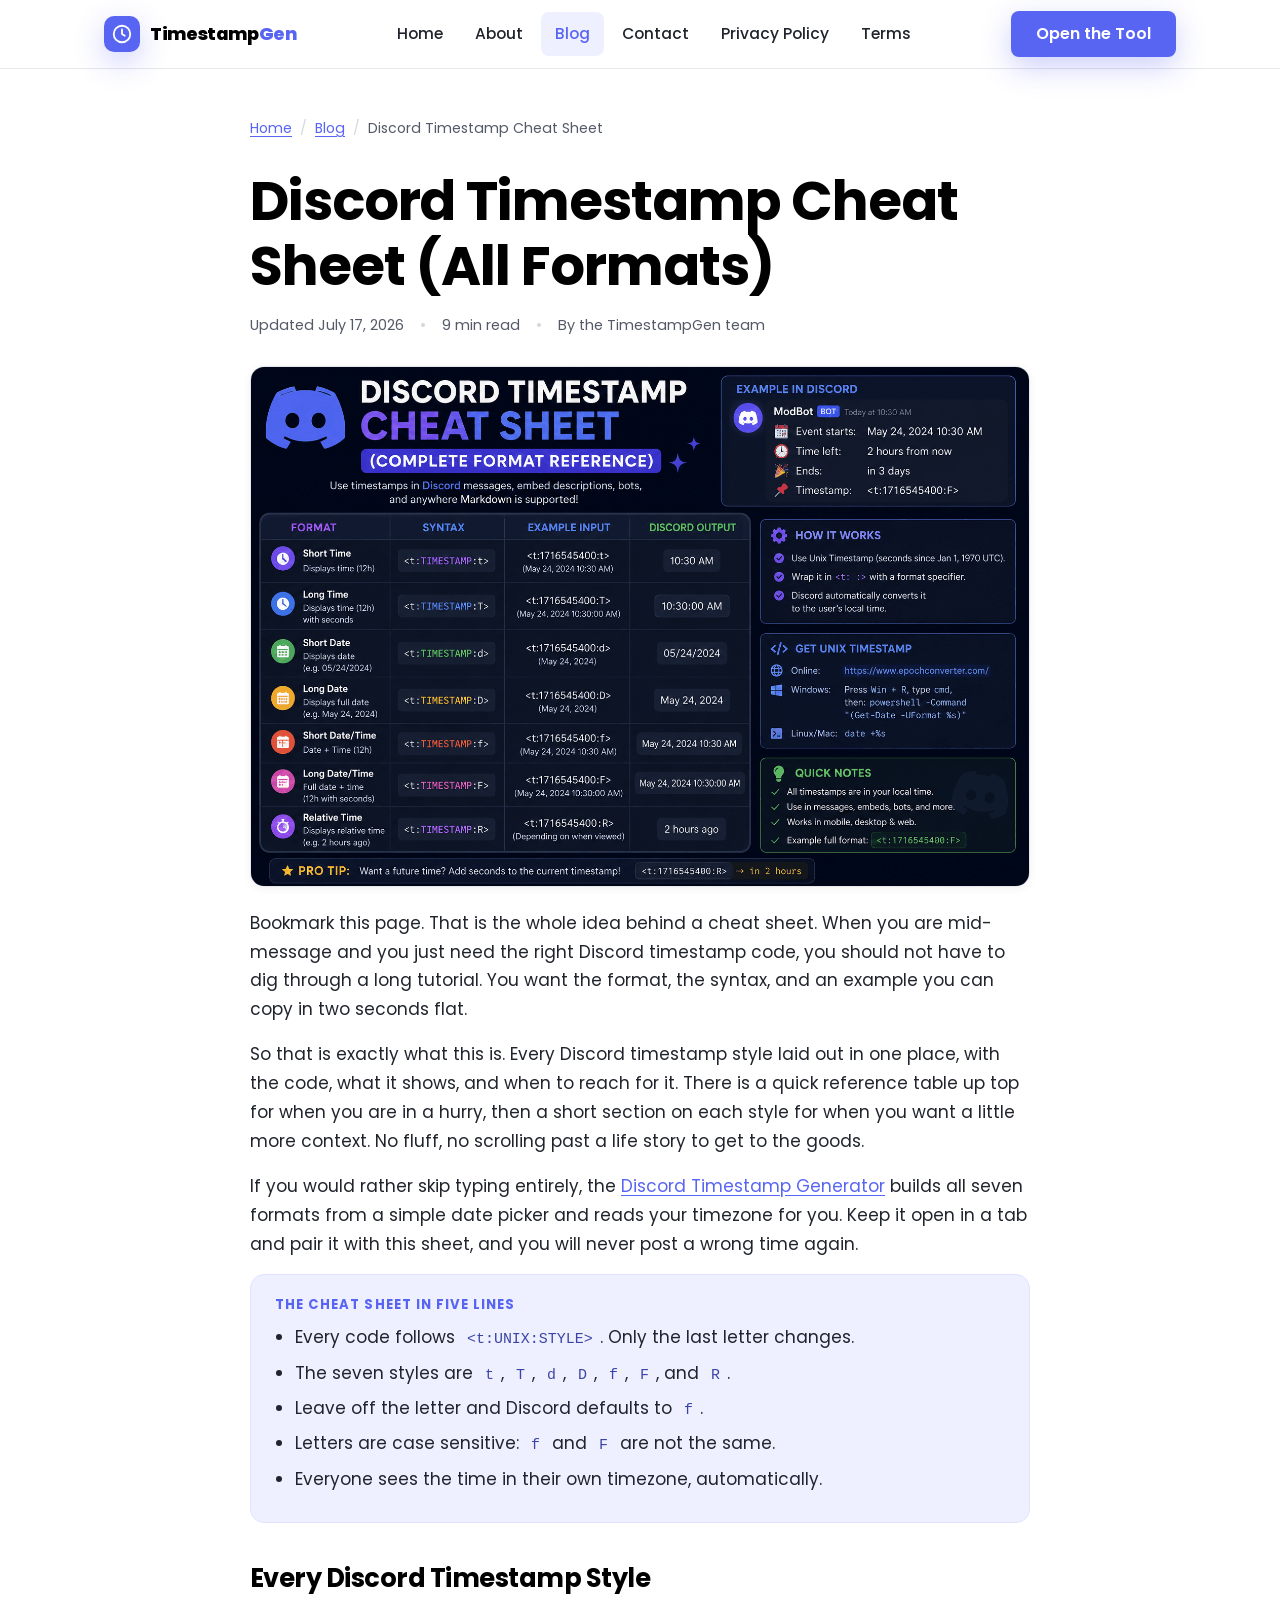
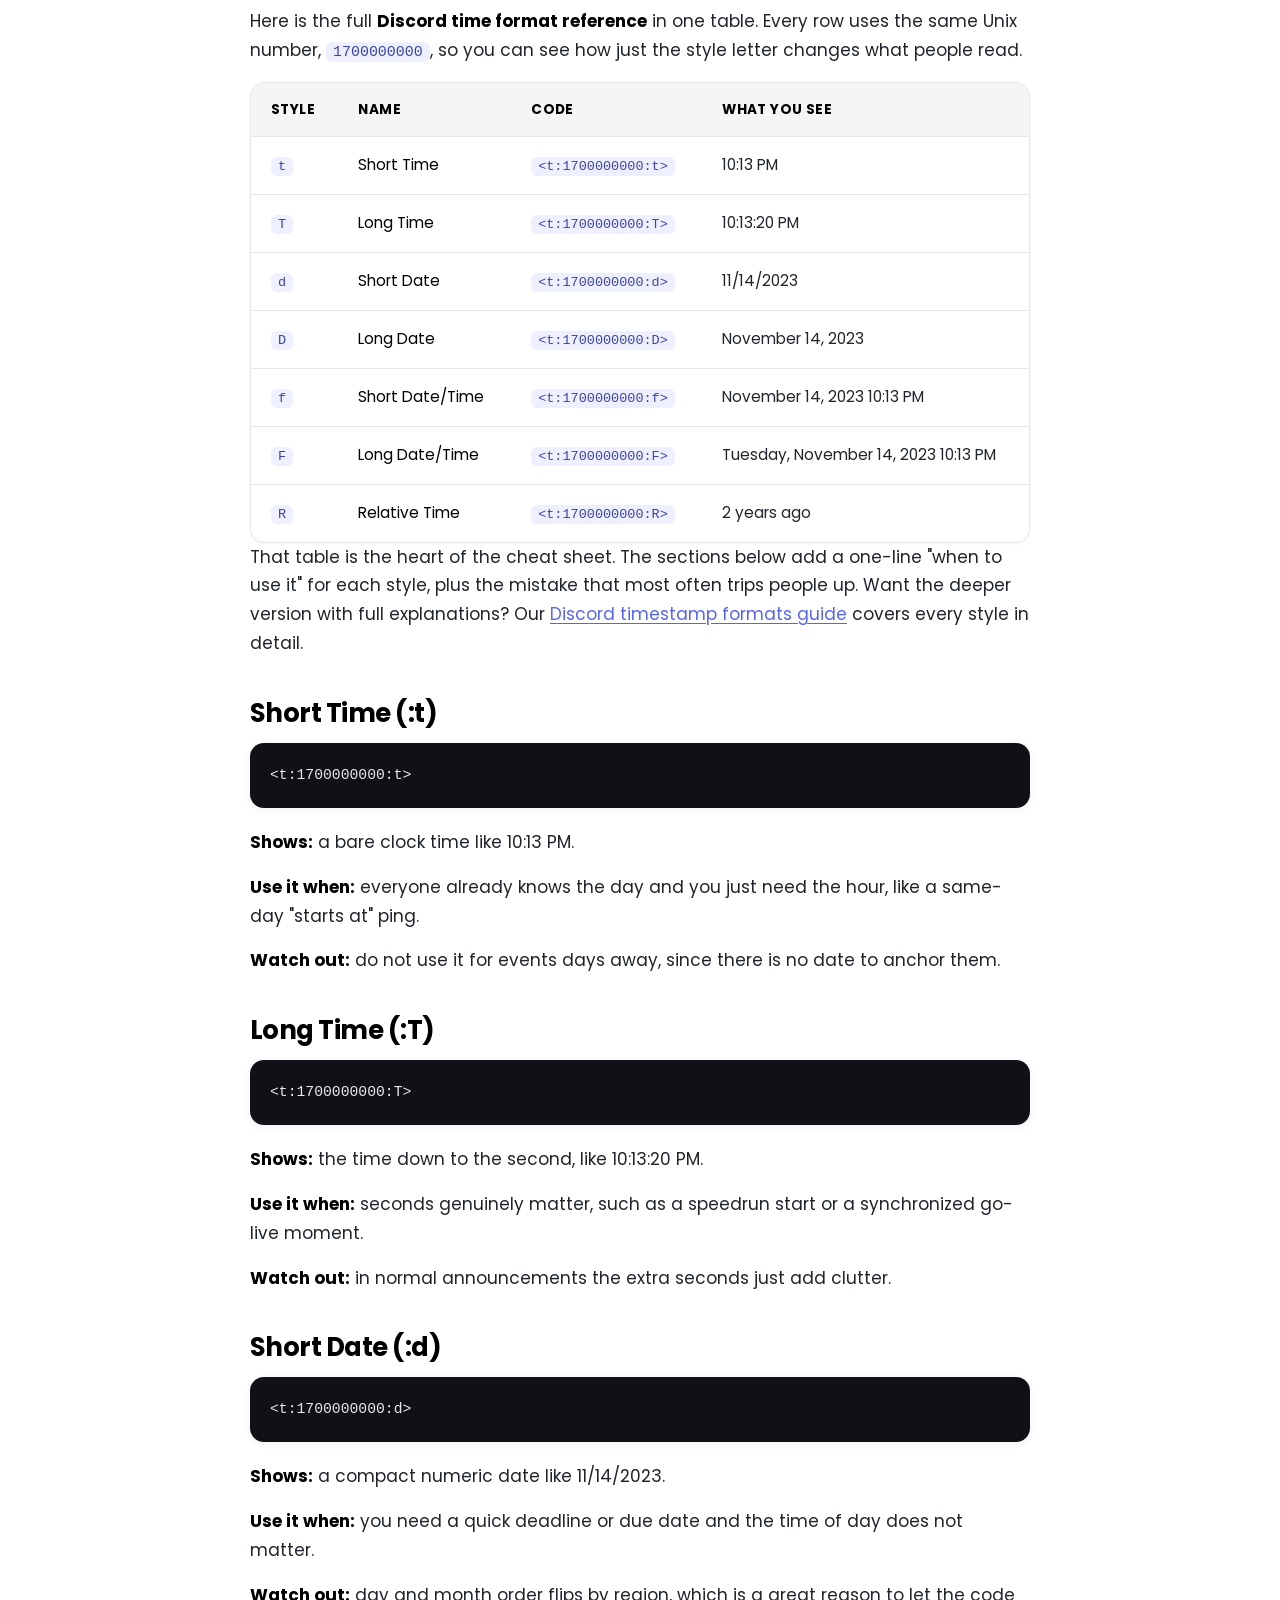
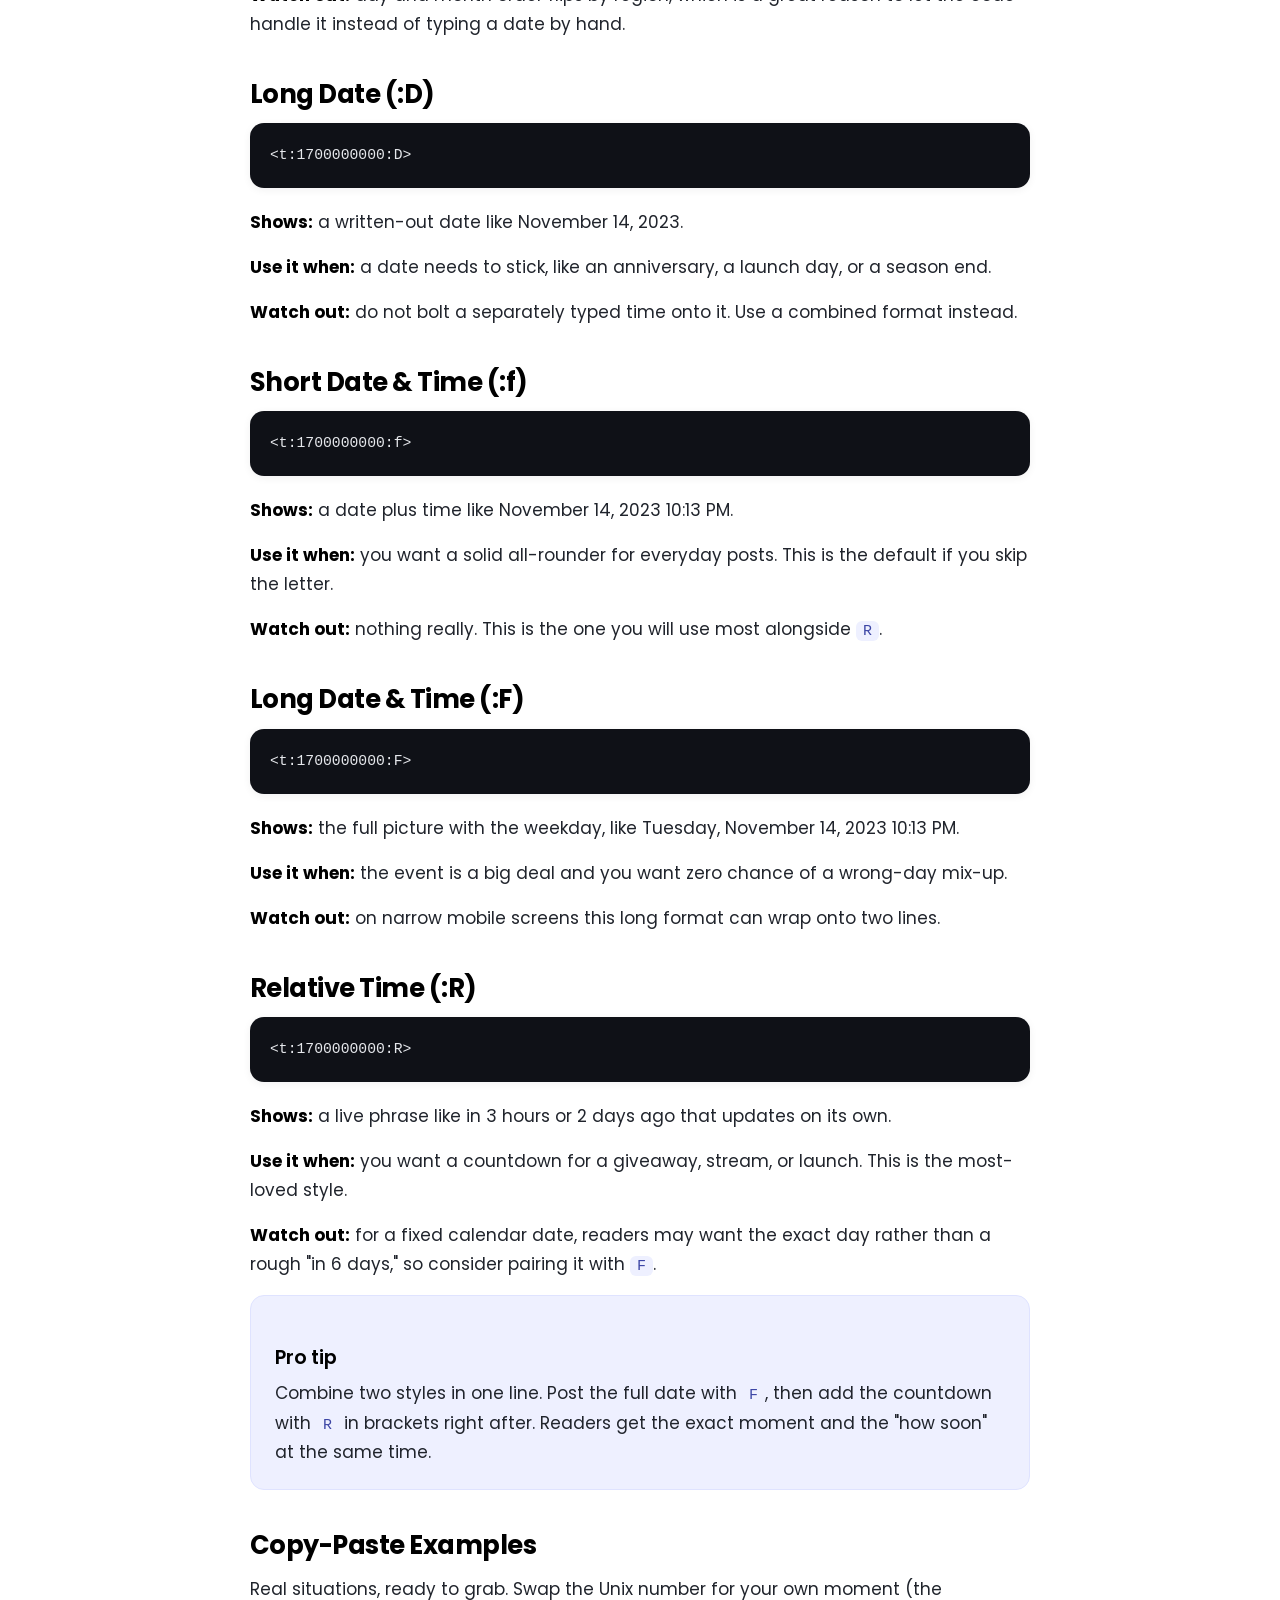
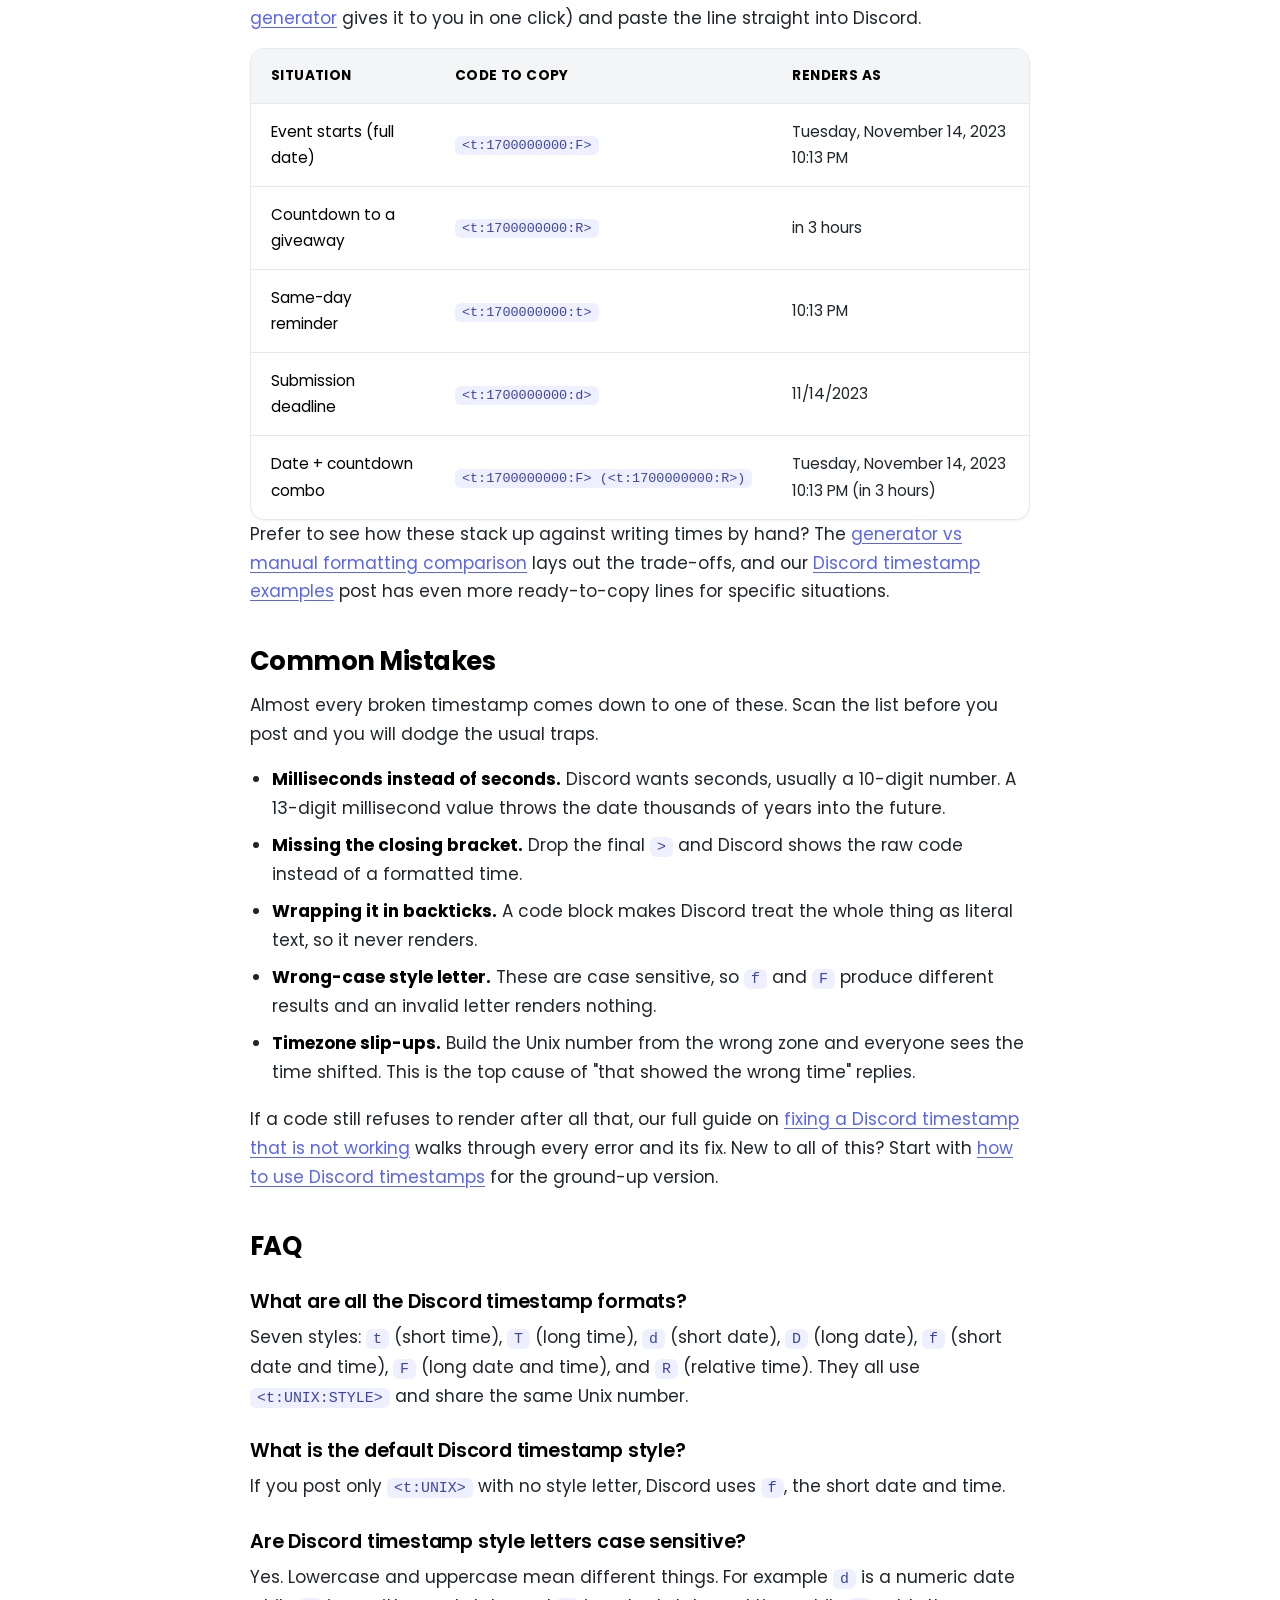
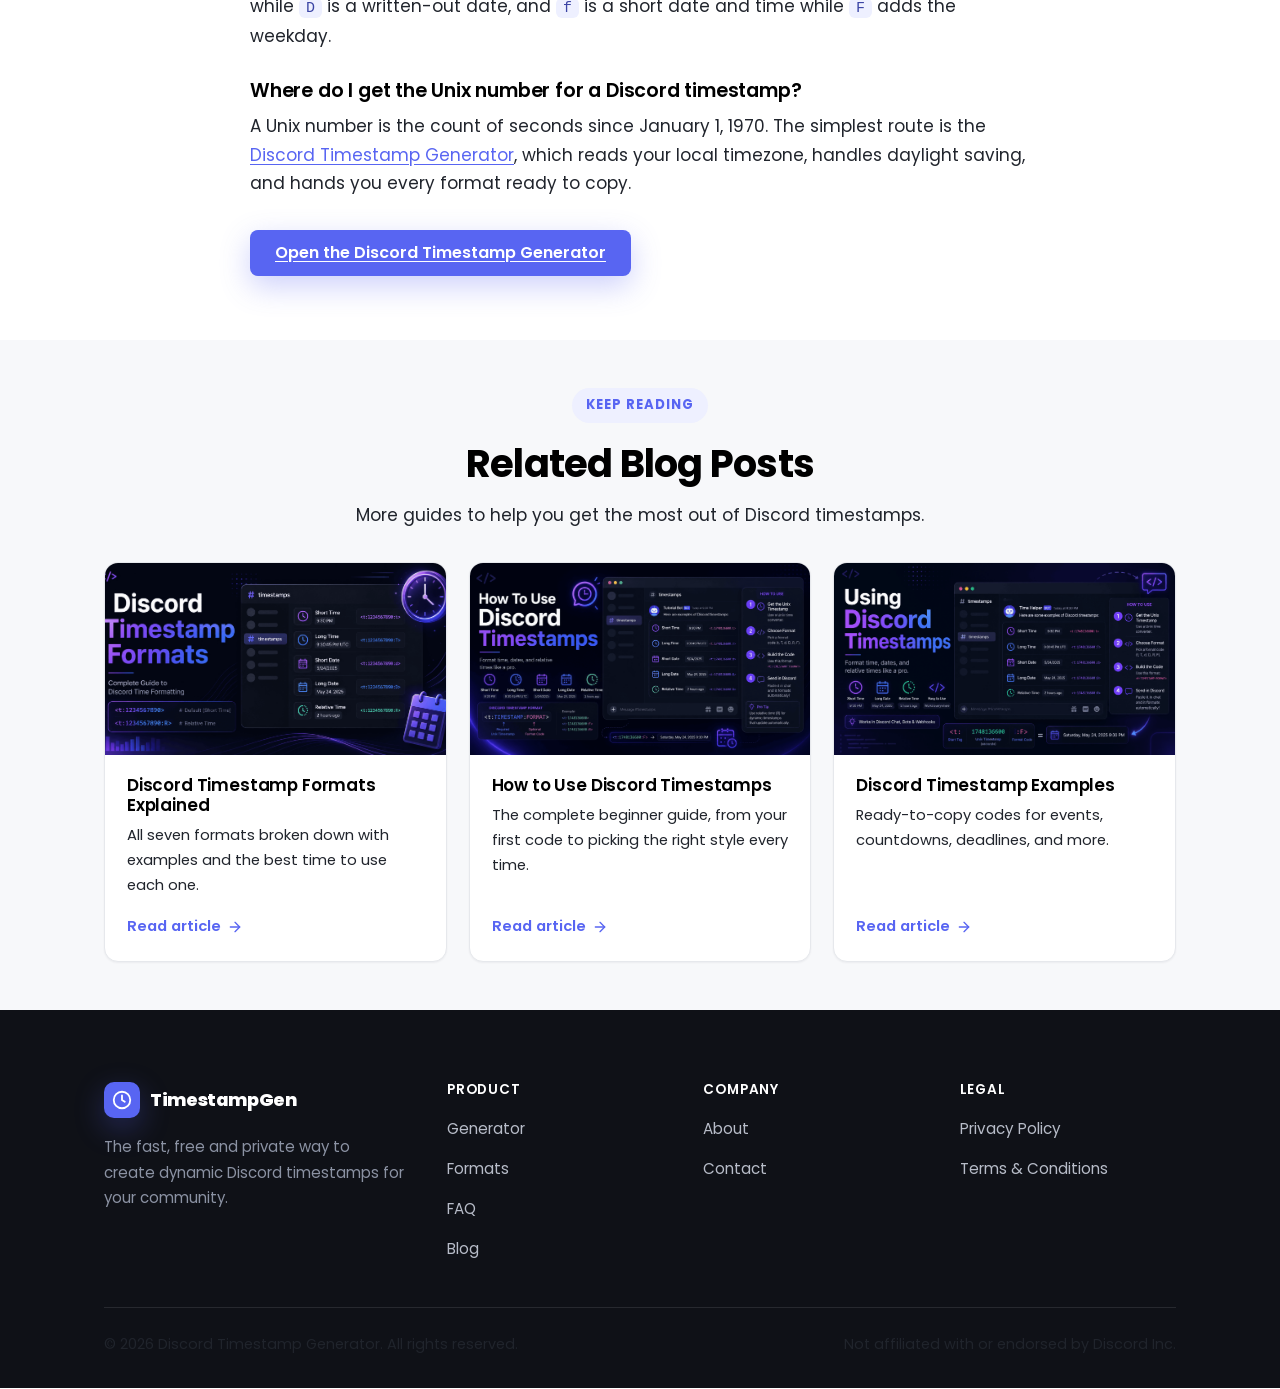
<file: blog/discord-timestamp-cheat-sheet.html>
<!DOCTYPE html>
<html lang="en">
<head>
  <meta charset="UTF-8" />
  <meta name="viewport" content="width=device-width, initial-scale=1.0" />

  <!-- ===== SEO METADATA ===== -->
  <title>Discord Timestamp Cheat Sheet (All Formats, Copy-Paste Ready)</title>
  <meta name="description" content="A Discord timestamp cheat sheet with every format and style in one place: copy-paste ready codes, a quick reference table, examples and mistakes to avoid." />
  <meta name="robots" content="index, follow" />
  <link rel="canonical" href="https://dctimestampgen.com/blog/discord-timestamp-cheat-sheet.html" />

  <!-- Open Graph -->
  <meta property="og:type" content="article" />
  <meta property="og:site_name" content="Discord Timestamp Generator" />
  <meta property="og:title" content="Discord Timestamp Cheat Sheet (All Formats, Copy-Paste Ready)" />
  <meta property="og:description" content="Every Discord timestamp format and style in one quick reference, with copy-paste codes, examples, and common mistakes to avoid." />
  <meta property="og:url" content="https://dctimestampgen.com/blog/discord-timestamp-cheat-sheet.html" />
  <meta property="og:image" content="https://dctimestampgen.com/assets/images/discord-timestamp-cheat-sheet.png" />
  <meta property="og:image:width" content="1200" />
  <meta property="og:image:height" content="675" />
  <meta property="og:image:type" content="image/png" />

  <!-- Twitter Card -->
  <meta name="twitter:card" content="summary_large_image" />
  <meta name="twitter:title" content="Discord Timestamp Cheat Sheet (All Formats, Copy-Paste Ready)" />
  <meta name="twitter:description" content="Every Discord timestamp format in one quick reference, with copy-paste codes and examples." />
  <meta name="twitter:image" content="https://dctimestampgen.com/assets/images/discord-timestamp-cheat-sheet.png" />

  <meta name="theme-color" content="#5865f2" />
  <link rel="icon" type="image/svg+xml" href="../assets/icons/favicon.svg" />
  <link rel="apple-touch-icon" href="../assets/icons/favicon.svg" />
  <link rel="preconnect" href="https://fonts.googleapis.com" />
  <link rel="preconnect" href="https://fonts.gstatic.com" crossorigin />
  <link rel="stylesheet" href="https://fonts.googleapis.com/css2?family=Poppins:wght@400;500;600;700&display=swap" />
  <link rel="stylesheet" href="../css/style.css" />




  <script type="text/javascript">

    (function(c,l,a,r,i,t,y){

        c[a]=c[a]||function(){(c[a].q=c[a].q||[]).push(arguments)};

        t=l.createElement(r);t.async=1;t.src="https://www.clarity.ms/tag/"+i;

        y=l.getElementsByTagName(r)[0];y.parentNode.insertBefore(t,y);

    })(window, document, "clarity", "script", "xp9bzx0un9");

</script>



<!-- Google tag (gtag.js) -->

<script async src="https://www.googletagmanager.com/gtag/js?id=G-DQJPMVJJCT"></script>

<script>

  window.dataLayer = window.dataLayer || [];

  function gtag(){dataLayer.push(arguments);}

  gtag('js', new Date());



  gtag('config', 'G-DQJPMVJJCT');

</script>

  <!-- ===== JSON-LD: Article ===== -->
  <script type="application/ld+json">
  {
    "@context": "https://schema.org",
    "@type": "BlogPosting",
    "image": "https://dctimestampgen.com/assets/images/discord-timestamp-cheat-sheet.png",
    "headline": "Discord Timestamp Cheat Sheet (All Formats, Copy-Paste Ready)",
    "description": "A complete Discord timestamp cheat sheet covering every style, with a quick reference table, copy-paste examples, and the common mistakes to avoid.",
    "author": {
      "@type": "Organization",
      "name": "Discord Timestamp Generator",
      "url": "https://dctimestampgen.com/about.html"
    },
    "publisher": {
      "@type": "Organization",
      "name": "Discord Timestamp Generator",
      "logo": {
        "@type": "ImageObject",
        "url": "https://dctimestampgen.com/assets/icons/favicon.svg"
      }
    },
    "datePublished": "2026-07-17",
    "dateModified": "2026-07-17",
    "mainEntityOfPage": {
      "@type": "WebPage",
      "@id": "https://dctimestampgen.com/blog/discord-timestamp-cheat-sheet.html"
    },
    "articleSection": "Reference",
    "keywords": "discord timestamp cheat sheet, discord timestamp formats, discord timestamp styles, discord time format reference"
  }
  </script>

  <!-- ===== JSON-LD: BreadcrumbList ===== -->
  <script type="application/ld+json">
  {
    "@context": "https://schema.org",
    "@type": "BreadcrumbList",
    "itemListElement": [
      { "@type": "ListItem", "position": 1, "name": "Home", "item": "https://dctimestampgen.com/" },
      { "@type": "ListItem", "position": 2, "name": "Blog", "item": "https://dctimestampgen.com/blog.html" },
      { "@type": "ListItem", "position": 3, "name": "Discord Timestamp Cheat Sheet", "item": "https://dctimestampgen.com/blog/discord-timestamp-cheat-sheet.html" }
    ]
  }
  </script>

  <!-- ===== JSON-LD: FAQPage ===== -->
  <script type="application/ld+json">
  {
    "@context": "https://schema.org",
    "@type": "FAQPage",
    "mainEntity": [
      {
        "@type": "Question",
        "name": "What are all the Discord timestamp formats?",
        "acceptedAnswer": {
          "@type": "Answer",
          "text": "There are seven styles: t (short time), T (long time), d (short date), D (long date), f (short date and time), F (long date and time), and R (relative time). They all use the syntax <t:UNIX:STYLE> and share the same Unix number."
        }
      },
      {
        "@type": "Question",
        "name": "What is the default Discord timestamp style?",
        "acceptedAnswer": {
          "@type": "Answer",
          "text": "If you leave off the style letter and post only <t:UNIX>, Discord uses the f style, which shows a short date and time such as November 14, 2023 10:13 PM."
        }
      },
      {
        "@type": "Question",
        "name": "Are Discord timestamp style letters case sensitive?",
        "acceptedAnswer": {
          "@type": "Answer",
          "text": "Yes. Lowercase and uppercase letters mean different things. For example, f is a short date and time while F adds the weekday for a full date and time, and d is a numeric date while D is a written-out date."
        }
      },
      {
        "@type": "Question",
        "name": "Where do I get the Unix number for a Discord timestamp?",
        "acceptedAnswer": {
          "@type": "Answer",
          "text": "A Unix number is the count of seconds since January 1, 1970. The easiest way is to use the Discord Timestamp Generator, which reads your local timezone, handles daylight saving, and gives you every format ready to copy."
        }
      }
    ]
  }
  </script>
</head>
<body>
  <a class="skip-link" href="#main">Skip to content</a>

  <!-- ===== SHARED HEADER ===== -->
  <header class="site-header">
    <div class="container">
      <nav class="nav" aria-label="Primary">
        <a class="brand" href="/" aria-label="Discord Timestamp Generator home">
          <span class="brand__mark" aria-hidden="true">
            <svg viewBox="0 0 24 24" fill="none" stroke="#fff" stroke-width="2" stroke-linecap="round" stroke-linejoin="round"><circle cx="12" cy="12" r="9"></circle><polyline points="12 7 12 12 15 14"></polyline></svg>
          </span>
          <span>Timestamp<span style="color:var(--blurple)">Gen</span></span>
        </a>
        <ul class="nav__menu" id="primary-menu" data-nav-menu>
          <li><a class="nav__link" href="/">Home</a></li>
          <li><a class="nav__link" href="../about.html">About</a></li>
          <li><a class="nav__link" href="../blog.html" aria-current="page">Blog</a></li>
          <li><a class="nav__link" href="../contact.html">Contact</a></li>
          <li><a class="nav__link" href="../privacy-policy.html">Privacy Policy</a></li>
          <li><a class="nav__link" href="../terms-and-conditions.html">Terms</a></li>
        </ul>
        <div class="nav__actions">
          <a class="btn btn--primary nav__cta" href="/#tool">Open the Tool</a>
          <button class="nav__toggle" type="button" data-nav-toggle aria-expanded="false" aria-controls="primary-menu" aria-label="Toggle navigation menu">
            <svg class="icon-open" viewBox="0 0 24 24" fill="none" stroke="currentColor" stroke-width="2" stroke-linecap="round"><line x1="3" y1="6" x2="21" y2="6"></line><line x1="3" y1="12" x2="21" y2="12"></line><line x1="3" y1="18" x2="21" y2="18"></line></svg>
            <svg class="icon-close" viewBox="0 0 24 24" fill="none" stroke="currentColor" stroke-width="2" stroke-linecap="round"><line x1="18" y1="6" x2="6" y2="18"></line><line x1="6" y1="6" x2="18" y2="18"></line></svg>
          </button>
        </div>
      </nav>
    </div>
  </header>

  <!-- ===== ARTICLE ===== -->
  <main id="main">
    <article class="section">
      <div class="container">
        <div class="prose">

          <!-- Breadcrumb -->
          <nav class="breadcrumb" aria-label="Breadcrumb">
            <ol>
              <li><a href="/">Home</a></li>
              <li><a href="../blog.html">Blog</a></li>
              <li aria-current="page">Discord Timestamp Cheat Sheet</li>
            </ol>
          </nav>

          <!-- H1 -->
          <h1>Discord Timestamp Cheat Sheet (All Formats)</h1>

          <div class="article-meta">
            <span>Updated July 17, 2026</span>
            <span class="dot">&bull;</span>
            <span>9 min read</span>
            <span class="dot">&bull;</span>
            <span>By the TimestampGen team</span>
          </div>

          <figure class="article-figure">
            <img src="../assets/images/discord-timestamp-cheat-sheet.png" width="1200" height="630" fetchpriority="high" alt="Discord timestamp cheat sheet showing all seven formats and styles" />
          </figure>

          <!-- Introduction -->
          <p>
            Bookmark this page. That is the whole idea behind a cheat sheet. When you are mid-message and you just need
            the right Discord timestamp code, you should not have to dig through a long tutorial. You want the format, the
            syntax, and an example you can copy in two seconds flat.
          </p>
          <p>
            So that is exactly what this is. Every Discord timestamp style laid out in one place, with the code, what it
            shows, and when to reach for it. There is a quick reference table up top for when you are in a hurry, then a
            short section on each style for when you want a little more context. No fluff, no scrolling past a life story
            to get to the goods.
          </p>
          <p>
            If you would rather skip typing entirely, the <a href="/">Discord Timestamp Generator</a> builds all seven
            formats from a simple date picker and reads your timezone for you. Keep it open in a tab and pair it with this
            sheet, and you will never post a wrong time again.
          </p>

          <!-- TL;DR -->
          <div class="callout">
            <h2>The cheat sheet in five lines</h2>
            <ul>
              <li>Every code follows <code>&lt;t:UNIX:STYLE&gt;</code>. Only the last letter changes.</li>
              <li>The seven styles are <code>t</code>, <code>T</code>, <code>d</code>, <code>D</code>, <code>f</code>, <code>F</code>, and <code>R</code>.</li>
              <li>Leave off the letter and Discord defaults to <code>f</code>.</li>
              <li>Letters are case sensitive: <code>f</code> and <code>F</code> are not the same.</li>
              <li>Everyone sees the time in their own timezone, automatically.</li>
            </ul>
          </div>

          <!-- Quick reference table -->
          <h2 id="reference">Every Discord Timestamp Style</h2>
          <p>
            Here is the full <strong>Discord time format reference</strong> in one table. Every row uses the same Unix
            number, <code>1700000000</code>, so you can see how just the style letter changes what people read.
          </p>

          <div class="table-wrap">
            <table class="formats">
              <thead>
                <tr>
                  <th>Style</th>
                  <th>Name</th>
                  <th>Code</th>
                  <th>What you see</th>
                </tr>
              </thead>
              <tbody>
                <tr><td><code>t</code></td><td>Short Time</td><td><code>&lt;t:1700000000:t&gt;</code></td><td class="example">10:13 PM</td></tr>
                <tr><td><code>T</code></td><td>Long Time</td><td><code>&lt;t:1700000000:T&gt;</code></td><td class="example">10:13:20 PM</td></tr>
                <tr><td><code>d</code></td><td>Short Date</td><td><code>&lt;t:1700000000:d&gt;</code></td><td class="example">11/14/2023</td></tr>
                <tr><td><code>D</code></td><td>Long Date</td><td><code>&lt;t:1700000000:D&gt;</code></td><td class="example">November 14, 2023</td></tr>
                <tr><td><code>f</code></td><td>Short Date/Time</td><td><code>&lt;t:1700000000:f&gt;</code></td><td class="example">November 14, 2023 10:13 PM</td></tr>
                <tr><td><code>F</code></td><td>Long Date/Time</td><td><code>&lt;t:1700000000:F&gt;</code></td><td class="example">Tuesday, November 14, 2023 10:13 PM</td></tr>
                <tr><td><code>R</code></td><td>Relative Time</td><td><code>&lt;t:1700000000:R&gt;</code></td><td class="example">2 years ago</td></tr>
              </tbody>
            </table>
          </div>

          <p>
            That table is the heart of the cheat sheet. The sections below add a one-line "when to use it" for each style,
            plus the mistake that most often trips people up. Want the deeper version with full explanations? Our
            <a href="discord-timestamp-formats.html">Discord timestamp formats guide</a> covers every style in detail.
          </p>

          <!-- t -->
          <h2 id="t">Short Time (:t)</h2>
          <pre><code>&lt;t:1700000000:t&gt;</code></pre>
          <p><strong>Shows:</strong> a bare clock time like <span class="example">10:13 PM</span>.</p>
          <p><strong>Use it when:</strong> everyone already knows the day and you just need the hour, like a same-day "starts at" ping.</p>
          <p><strong>Watch out:</strong> do not use it for events days away, since there is no date to anchor them.</p>

          <!-- T -->
          <h2 id="T">Long Time (:T)</h2>
          <pre><code>&lt;t:1700000000:T&gt;</code></pre>
          <p><strong>Shows:</strong> the time down to the second, like <span class="example">10:13:20 PM</span>.</p>
          <p><strong>Use it when:</strong> seconds genuinely matter, such as a speedrun start or a synchronized go-live moment.</p>
          <p><strong>Watch out:</strong> in normal announcements the extra seconds just add clutter.</p>

          <!-- d -->
          <h2 id="d">Short Date (:d)</h2>
          <pre><code>&lt;t:1700000000:d&gt;</code></pre>
          <p><strong>Shows:</strong> a compact numeric date like <span class="example">11/14/2023</span>.</p>
          <p><strong>Use it when:</strong> you need a quick deadline or due date and the time of day does not matter.</p>
          <p><strong>Watch out:</strong> day and month order flips by region, which is a great reason to let the code handle it instead of typing a date by hand.</p>

          <!-- D -->
          <h2 id="D">Long Date (:D)</h2>
          <pre><code>&lt;t:1700000000:D&gt;</code></pre>
          <p><strong>Shows:</strong> a written-out date like <span class="example">November 14, 2023</span>.</p>
          <p><strong>Use it when:</strong> a date needs to stick, like an anniversary, a launch day, or a season end.</p>
          <p><strong>Watch out:</strong> do not bolt a separately typed time onto it. Use a combined format instead.</p>

          <!-- f -->
          <h2 id="f">Short Date &amp; Time (:f)</h2>
          <pre><code>&lt;t:1700000000:f&gt;</code></pre>
          <p><strong>Shows:</strong> a date plus time like <span class="example">November 14, 2023 10:13 PM</span>.</p>
          <p><strong>Use it when:</strong> you want a solid all-rounder for everyday posts. This is the default if you skip the letter.</p>
          <p><strong>Watch out:</strong> nothing really. This is the one you will use most alongside <code>R</code>.</p>

          <!-- F -->
          <h2 id="F">Long Date &amp; Time (:F)</h2>
          <pre><code>&lt;t:1700000000:F&gt;</code></pre>
          <p><strong>Shows:</strong> the full picture with the weekday, like <span class="example">Tuesday, November 14, 2023 10:13 PM</span>.</p>
          <p><strong>Use it when:</strong> the event is a big deal and you want zero chance of a wrong-day mix-up.</p>
          <p><strong>Watch out:</strong> on narrow mobile screens this long format can wrap onto two lines.</p>

          <!-- R -->
          <h2 id="R">Relative Time (:R)</h2>
          <pre><code>&lt;t:1700000000:R&gt;</code></pre>
          <p><strong>Shows:</strong> a live phrase like <span class="example">in 3 hours</span> or <span class="example">2 days ago</span> that updates on its own.</p>
          <p><strong>Use it when:</strong> you want a countdown for a giveaway, stream, or launch. This is the most-loved style.</p>
          <p><strong>Watch out:</strong> for a fixed calendar date, readers may want the exact day rather than a rough "in 6 days," so consider pairing it with <code>F</code>.</p>

          <div class="callout">
            <h3>Pro tip</h3>
            <p style="margin:0">
              Combine two styles in one line. Post the full date with <code>F</code>, then add the countdown with
              <code>R</code> in brackets right after. Readers get the exact moment and the "how soon" at the same time.
            </p>
          </div>

          <!-- Copy-paste examples -->
          <h2 id="examples">Copy-Paste Examples</h2>
          <p>
            Real situations, ready to grab. Swap the Unix number for your own moment (the
            <a href="/#tool">generator</a> gives it to you in one click) and paste the line straight into Discord.
          </p>

          <div class="table-wrap">
            <table class="formats">
              <thead>
                <tr>
                  <th>Situation</th>
                  <th>Code to copy</th>
                  <th>Renders as</th>
                </tr>
              </thead>
              <tbody>
                <tr><td>Event starts (full date)</td><td><code>&lt;t:1700000000:F&gt;</code></td><td class="example">Tuesday, November 14, 2023 10:13 PM</td></tr>
                <tr><td>Countdown to a giveaway</td><td><code>&lt;t:1700000000:R&gt;</code></td><td class="example">in 3 hours</td></tr>
                <tr><td>Same-day reminder</td><td><code>&lt;t:1700000000:t&gt;</code></td><td class="example">10:13 PM</td></tr>
                <tr><td>Submission deadline</td><td><code>&lt;t:1700000000:d&gt;</code></td><td class="example">11/14/2023</td></tr>
                <tr><td>Date + countdown combo</td><td><code>&lt;t:1700000000:F&gt; (&lt;t:1700000000:R&gt;)</code></td><td class="example">Tuesday, November 14, 2023 10:13 PM (in 3 hours)</td></tr>
              </tbody>
            </table>
          </div>

          <p>
            Prefer to see how these stack up against writing times by hand? The
            <a href="discord-timestamp-generator-vs-manual.html">generator vs manual formatting comparison</a> lays out
            the trade-offs, and our <a href="using-discord-timestamps.html">Discord timestamp examples</a> post has even
            more ready-to-copy lines for specific situations.
          </p>

          <!-- Common mistakes -->
          <h2 id="mistakes">Common Mistakes</h2>
          <p>
            Almost every broken timestamp comes down to one of these. Scan the list before you post and you will dodge the
            usual traps.
          </p>
          <ul>
            <li><strong>Milliseconds instead of seconds.</strong> Discord wants seconds, usually a 10-digit number. A 13-digit millisecond value throws the date thousands of years into the future.</li>
            <li><strong>Missing the closing bracket.</strong> Drop the final <code>&gt;</code> and Discord shows the raw code instead of a formatted time.</li>
            <li><strong>Wrapping it in backticks.</strong> A code block makes Discord treat the whole thing as literal text, so it never renders.</li>
            <li><strong>Wrong-case style letter.</strong> These are case sensitive, so <code>f</code> and <code>F</code> produce different results and an invalid letter renders nothing.</li>
            <li><strong>Timezone slip-ups.</strong> Build the Unix number from the wrong zone and everyone sees the time shifted. This is the top cause of "that showed the wrong time" replies.</li>
          </ul>
          <p>
            If a code still refuses to render after all that, our full guide on
            <a href="discord-timestamp-not-working.html">fixing a Discord timestamp that is not working</a> walks through
            every error and its fix. New to all of this? Start with
            <a href="how-to-use-discord-timestamps.html">how to use Discord timestamps</a> for the ground-up version.
          </p>

          <!-- FAQ -->
          <h2 id="faq">FAQ</h2>

          <h3>What are all the Discord timestamp formats?</h3>
          <p>
            Seven styles: <code>t</code> (short time), <code>T</code> (long time), <code>d</code> (short date),
            <code>D</code> (long date), <code>f</code> (short date and time), <code>F</code> (long date and time), and
            <code>R</code> (relative time). They all use <code>&lt;t:UNIX:STYLE&gt;</code> and share the same Unix number.
          </p>

          <h3>What is the default Discord timestamp style?</h3>
          <p>
            If you post only <code>&lt;t:UNIX&gt;</code> with no style letter, Discord uses <code>f</code>, the short date
            and time.
          </p>

          <h3>Are Discord timestamp style letters case sensitive?</h3>
          <p>
            Yes. Lowercase and uppercase mean different things. For example <code>d</code> is a numeric date while
            <code>D</code> is a written-out date, and <code>f</code> is a short date and time while <code>F</code> adds the
            weekday.
          </p>

          <h3>Where do I get the Unix number for a Discord timestamp?</h3>
          <p>
            A Unix number is the count of seconds since January 1, 1970. The simplest route is the
            <a href="/">Discord Timestamp Generator</a>, which reads your local timezone, handles daylight saving, and
            hands you every format ready to copy.
          </p>

          <p style="margin-top:32px">
            <a class="btn btn--primary" href="/">Open the Discord Timestamp Generator</a>
          </p>
        </div>
      </div>
    </article>

    <!-- ===== RELATED BLOG POSTS ===== -->
    <section class="section section--subtle" aria-labelledby="related-title">
      <div class="container">
        <div class="section-head">
          <span class="eyebrow">Keep reading</span>
          <h2 id="related-title">Related Blog Posts</h2>
          <p>More guides to help you get the most out of Discord timestamps.</p>
        </div>
        <div class="grid grid--3">
          <a class="card post-card" href="discord-timestamp-formats.html">
            <div class="post-card__media"><img src="../assets/images/discord-timestamp-formats.png" alt="Discord timestamp formats explained" loading="lazy" width="1200" height="675" /></div>
            <h3>Discord Timestamp Formats Explained</h3>
            <p>All seven formats broken down with examples and the best time to use each one.</p>
            <span class="post-card__link">Read article
              <svg viewBox="0 0 24 24" fill="none" stroke="currentColor" stroke-width="2" stroke-linecap="round" stroke-linejoin="round" aria-hidden="true"><line x1="5" y1="12" x2="19" y2="12"></line><polyline points="12 5 19 12 12 19"></polyline></svg>
            </span>
          </a>
          <a class="card post-card" href="how-to-use-discord-timestamps.html">
            <div class="post-card__media"><img src="../assets/images/How-to-use-Discord-timestamps.png" alt="How to use Discord timestamps guide" loading="lazy" width="1200" height="675" /></div>
            <h3>How to Use Discord Timestamps</h3>
            <p>The complete beginner guide, from your first code to picking the right style every time.</p>
            <span class="post-card__link">Read article
              <svg viewBox="0 0 24 24" fill="none" stroke="currentColor" stroke-width="2" stroke-linecap="round" stroke-linejoin="round" aria-hidden="true"><line x1="5" y1="12" x2="19" y2="12"></line><polyline points="12 5 19 12 12 19"></polyline></svg>
            </span>
          </a>
          <a class="card post-card" href="using-discord-timestamps.html">
            <div class="post-card__media"><img src="../assets/images/using-discord-timestamp.png" alt="Discord timestamp examples you can copy" loading="lazy" width="1200" height="675" /></div>
            <h3>Discord Timestamp Examples</h3>
            <p>Ready-to-copy codes for events, countdowns, deadlines, and more.</p>
            <span class="post-card__link">Read article
              <svg viewBox="0 0 24 24" fill="none" stroke="currentColor" stroke-width="2" stroke-linecap="round" stroke-linejoin="round" aria-hidden="true"><line x1="5" y1="12" x2="19" y2="12"></line><polyline points="12 5 19 12 12 19"></polyline></svg>
            </span>
          </a>
        </div>
      </div>
    </section>
  </main>

  <!-- ===== SHARED FOOTER ===== -->
  <footer class="site-footer">
    <div class="container">
      <div class="footer__top">
        <div class="footer__brand">
          <a class="brand" href="/" aria-label="Discord Timestamp Generator home">
            <span class="brand__mark" aria-hidden="true">
              <svg viewBox="0 0 24 24" fill="none" stroke="#fff" stroke-width="2" stroke-linecap="round" stroke-linejoin="round"><circle cx="12" cy="12" r="9"></circle><polyline points="12 7 12 12 15 14"></polyline></svg>
            </span>
            <span style="color:#fff">TimestampGen</span>
          </a>
          <p>The fast, free and private way to create dynamic Discord timestamps for your community.</p>
        </div>
        <nav class="footer__col" aria-label="Product">
          <h3 class="footer__col-title">Product</h3>
          <ul>
            <li><a href="/#tool">Generator</a></li>
            <li><a href="/#formats">Formats</a></li>
            <li><a href="/#faq-title">FAQ</a></li>
            <li><a href="../blog.html">Blog</a></li>
          </ul>
        </nav>
        <nav class="footer__col" aria-label="Company">
          <h3 class="footer__col-title">Company</h3>
          <ul>
            <li><a href="../about.html">About</a></li>
            <li><a href="../contact.html">Contact</a></li>
          </ul>
        </nav>
        <nav class="footer__col" aria-label="Legal">
          <h3 class="footer__col-title">Legal</h3>
          <ul>
            <li><a href="../privacy-policy.html">Privacy Policy</a></li>
            <li><a href="../terms-and-conditions.html">Terms &amp; Conditions</a></li>
          </ul>
        </nav>
      </div>
      <div class="footer__bottom">
        <p>&copy; <span data-year>2026</span> Discord Timestamp Generator. All rights reserved.</p>
        <p>Not affiliated with or endorsed by Discord Inc.</p>
      </div>
    </div>
  </footer>

  <script src="../js/main.js" defer></script>
</body>
</html>
</file>
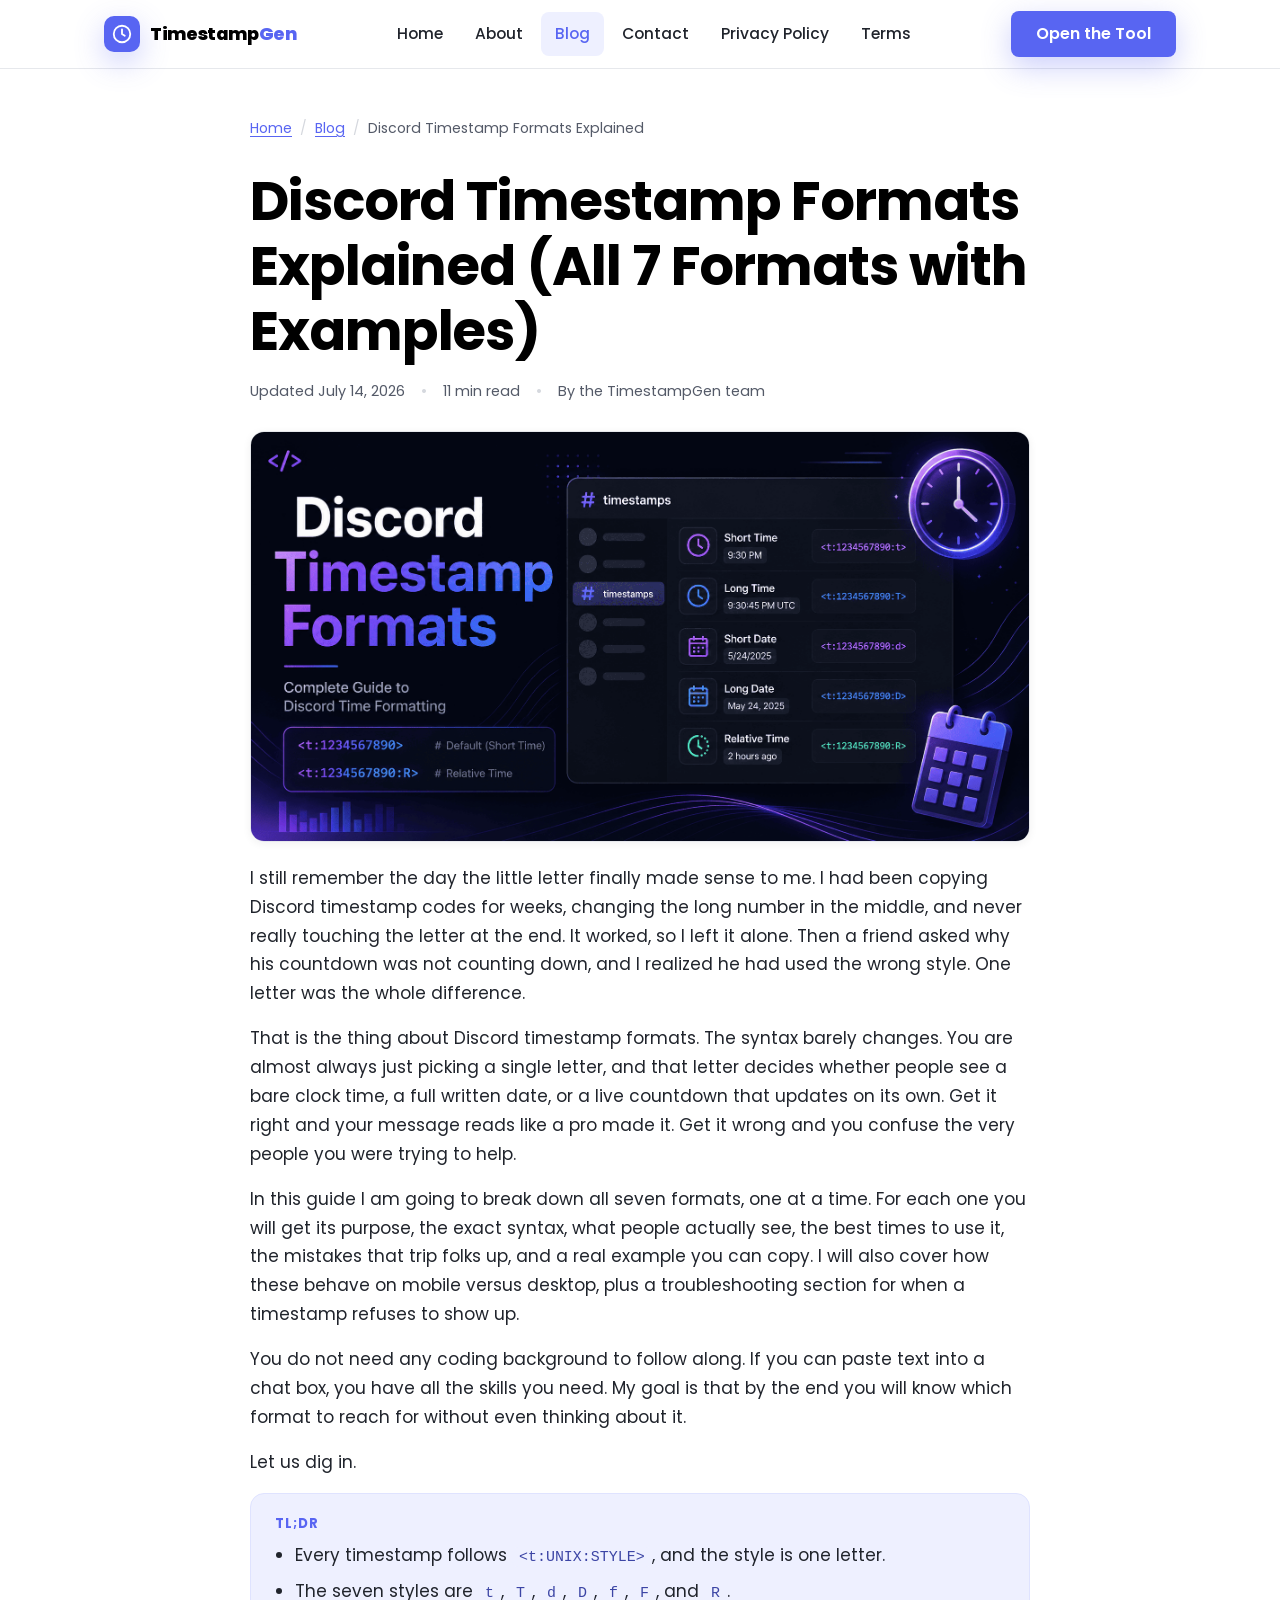
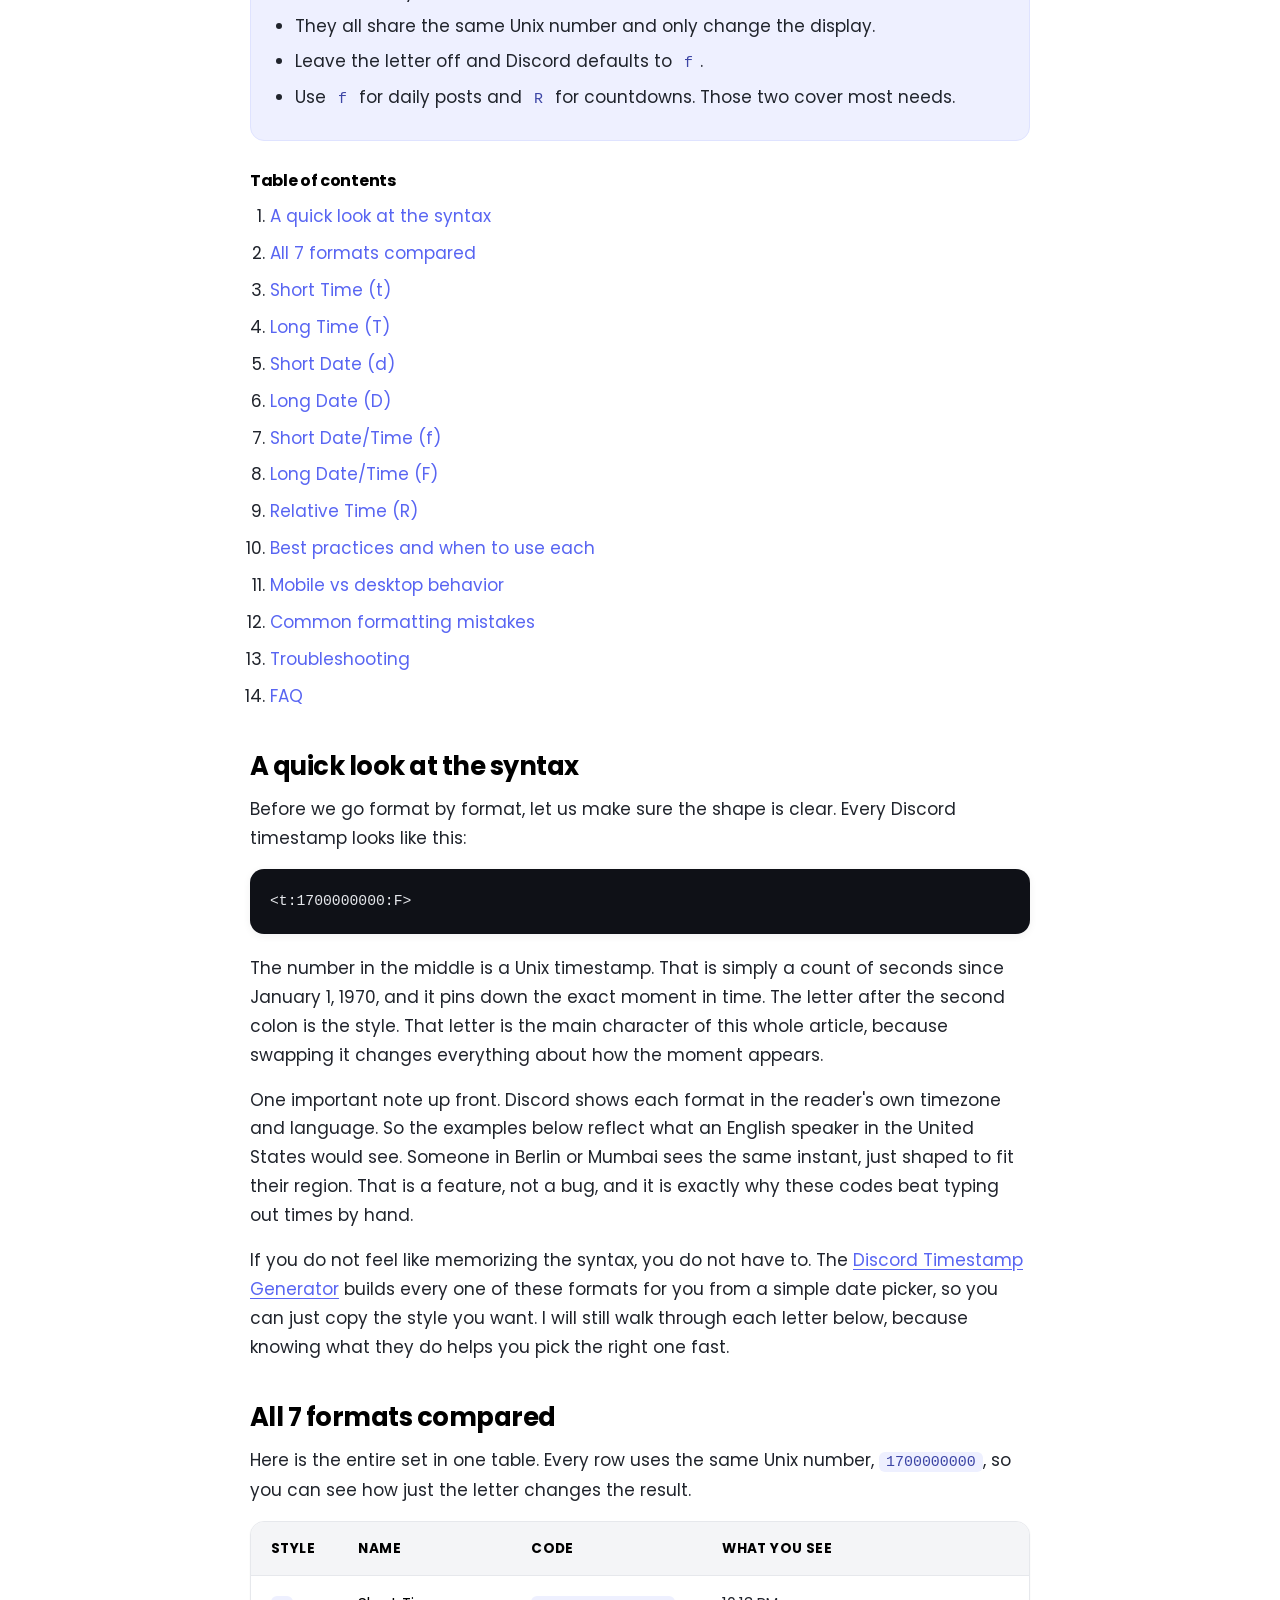
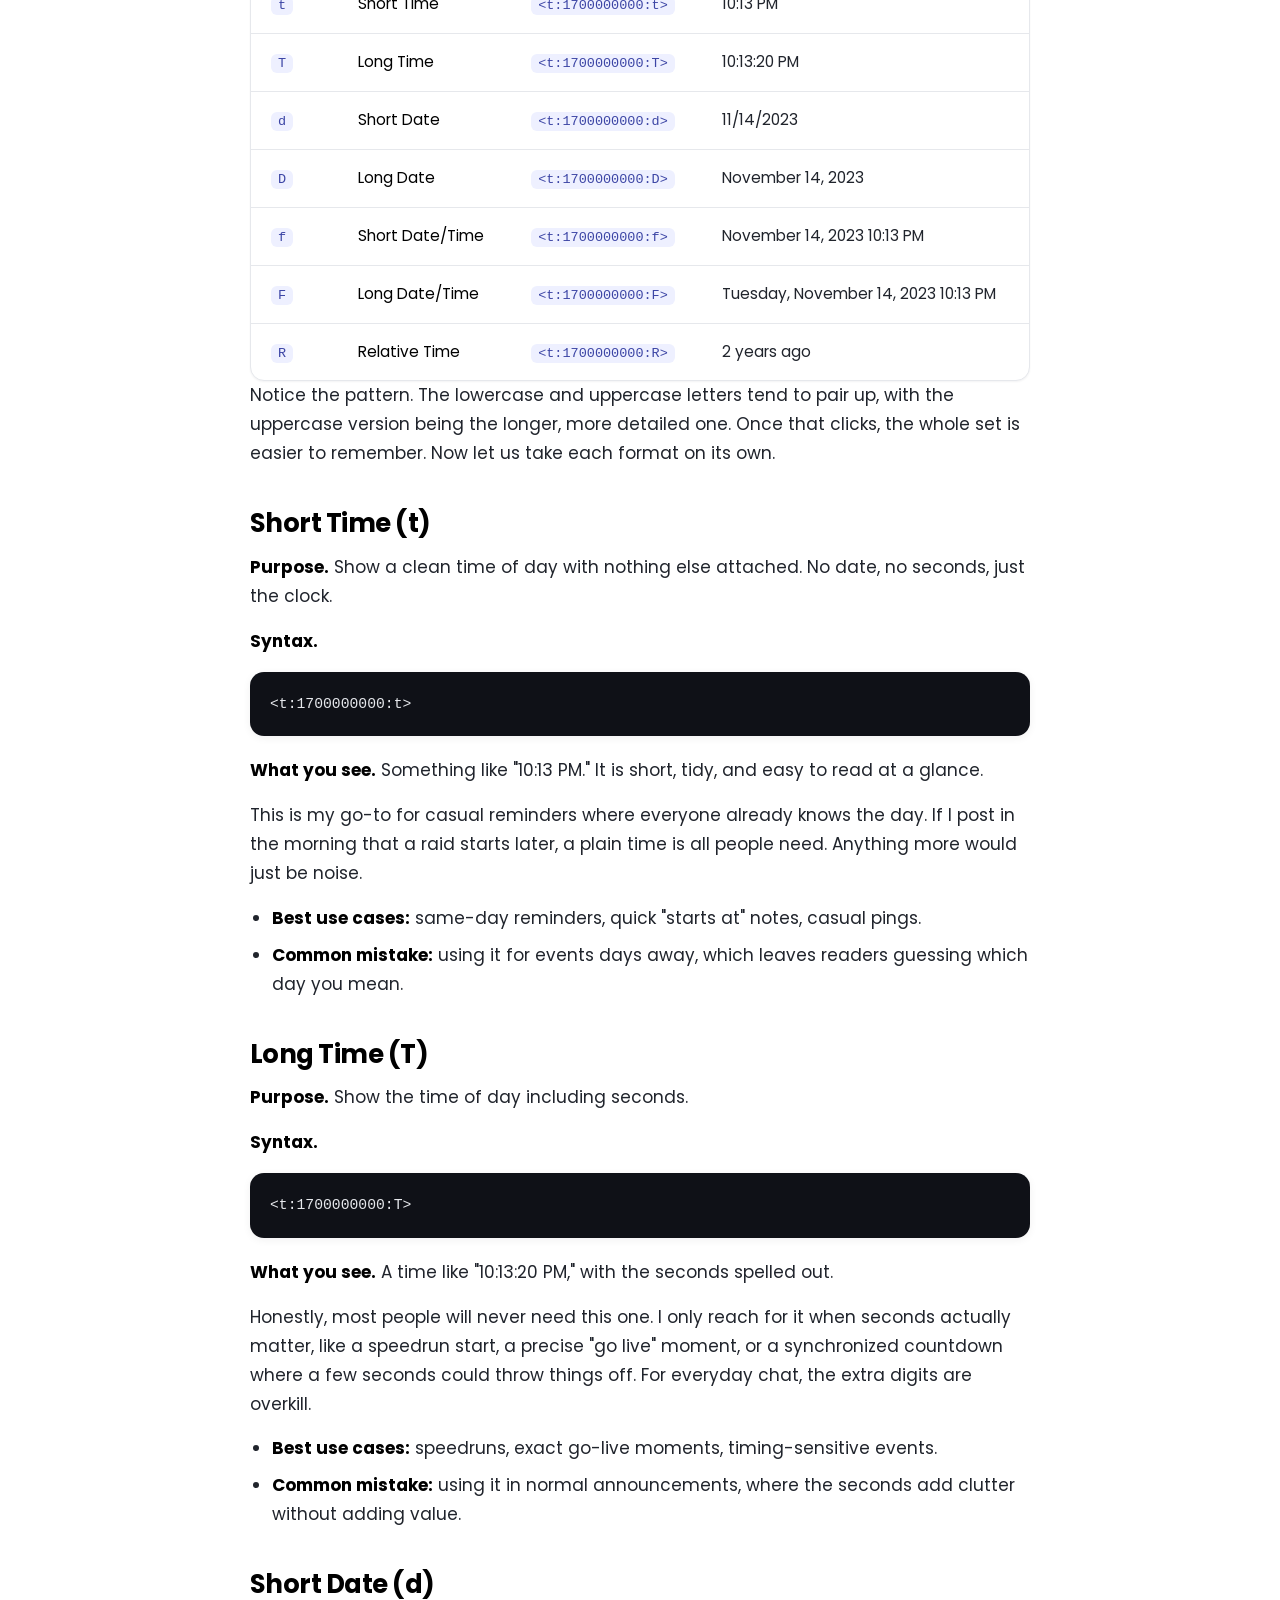
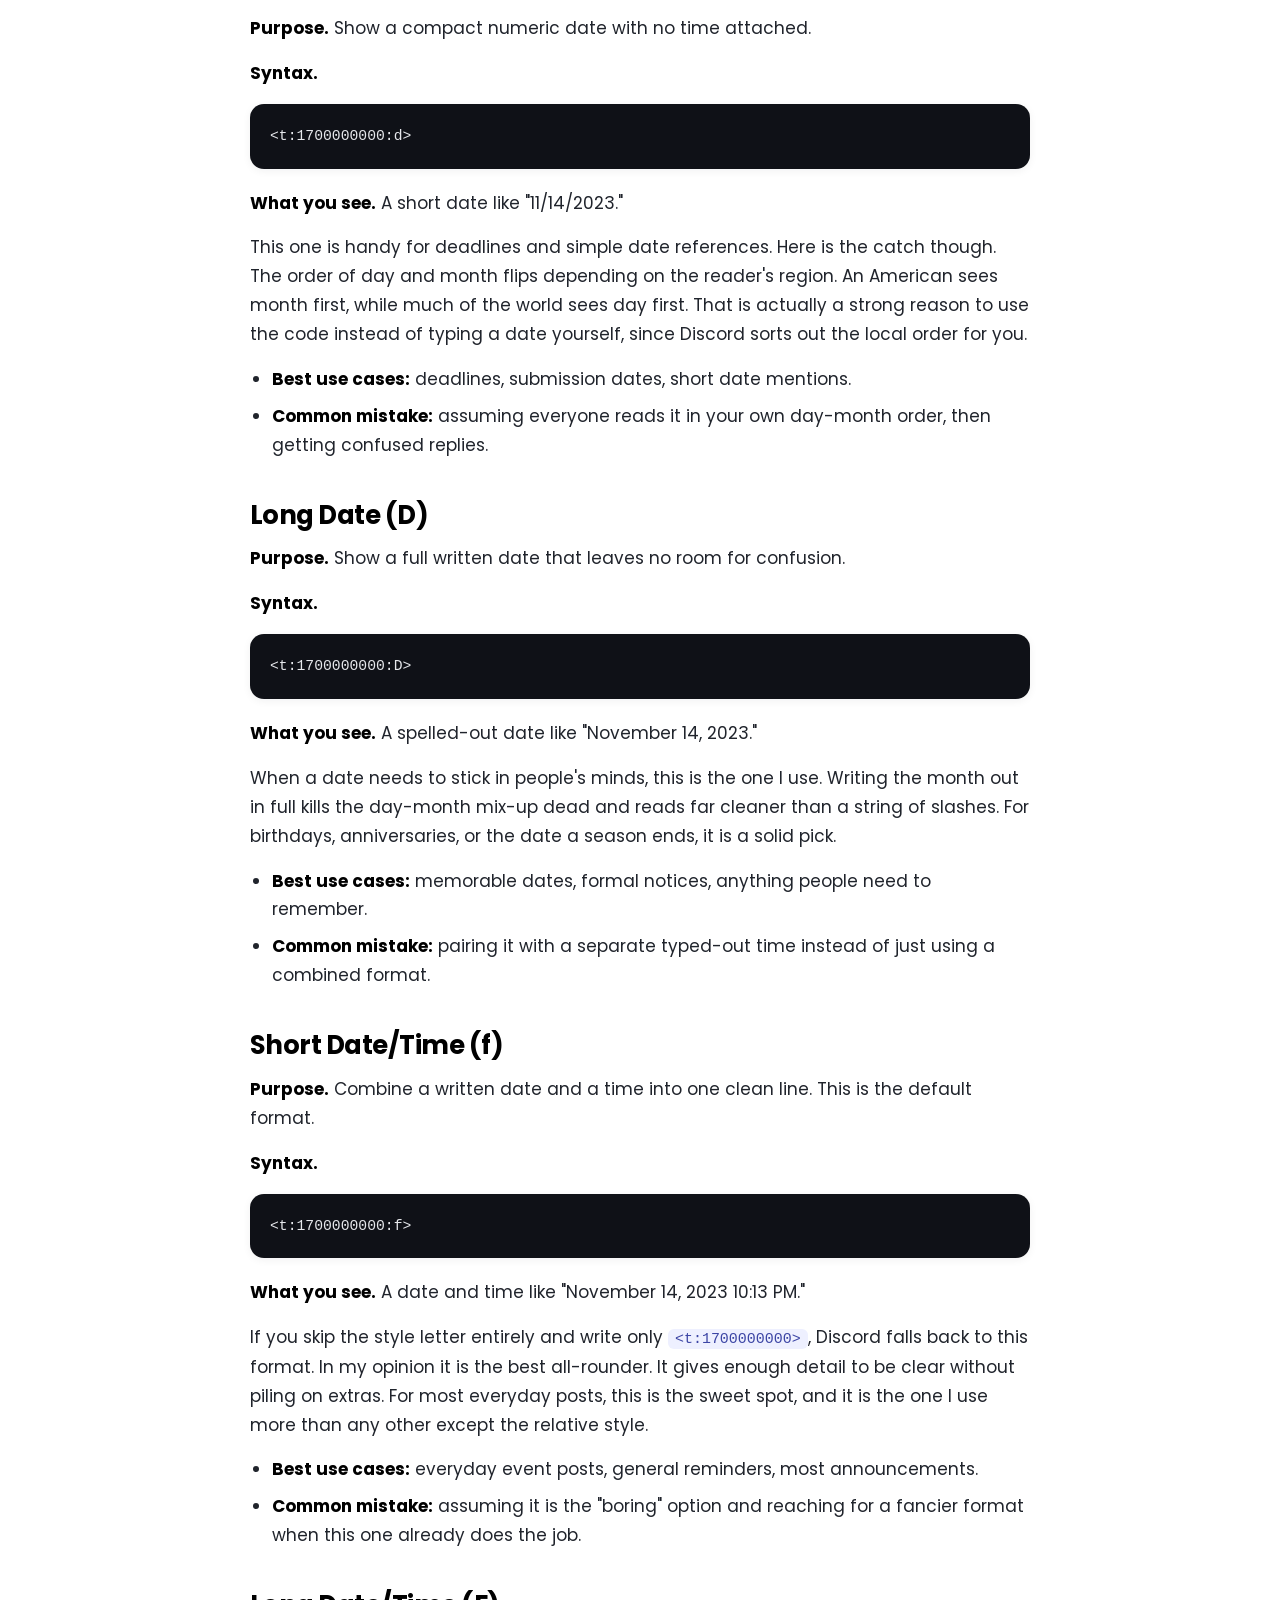
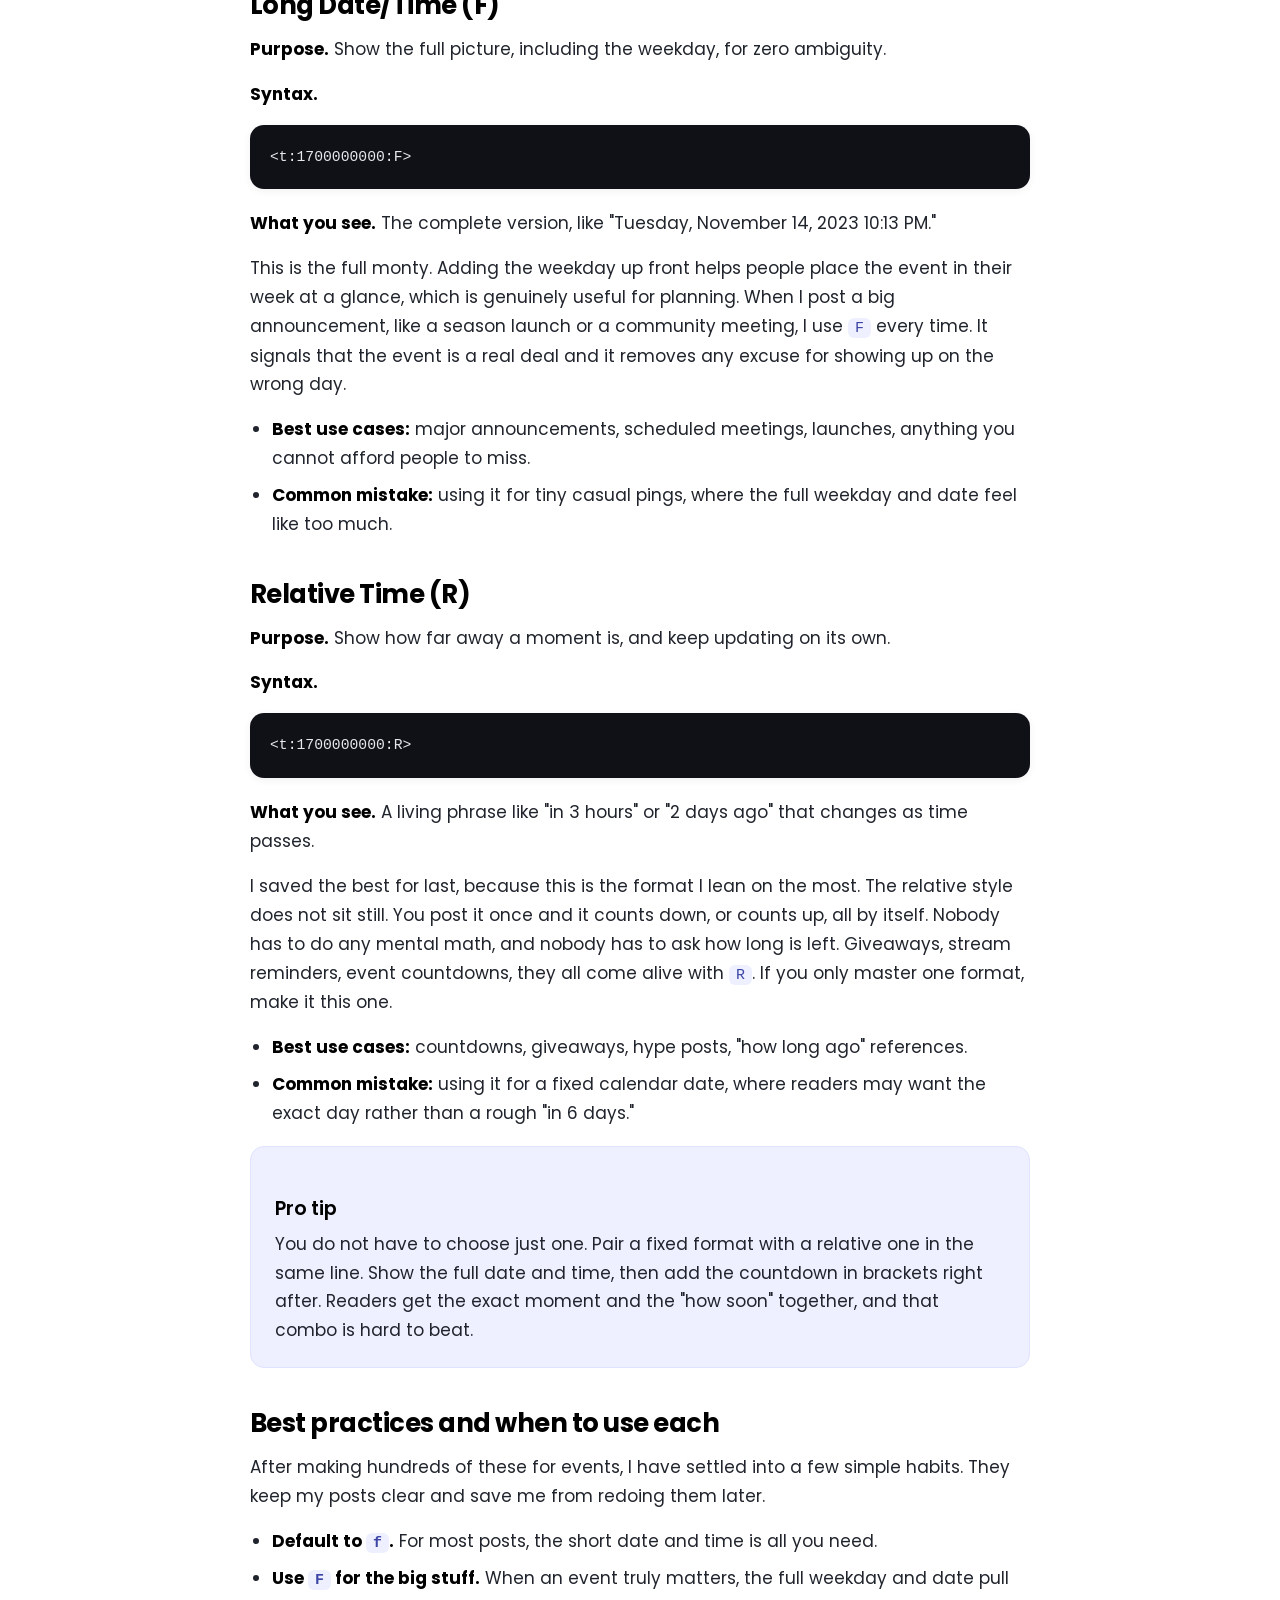
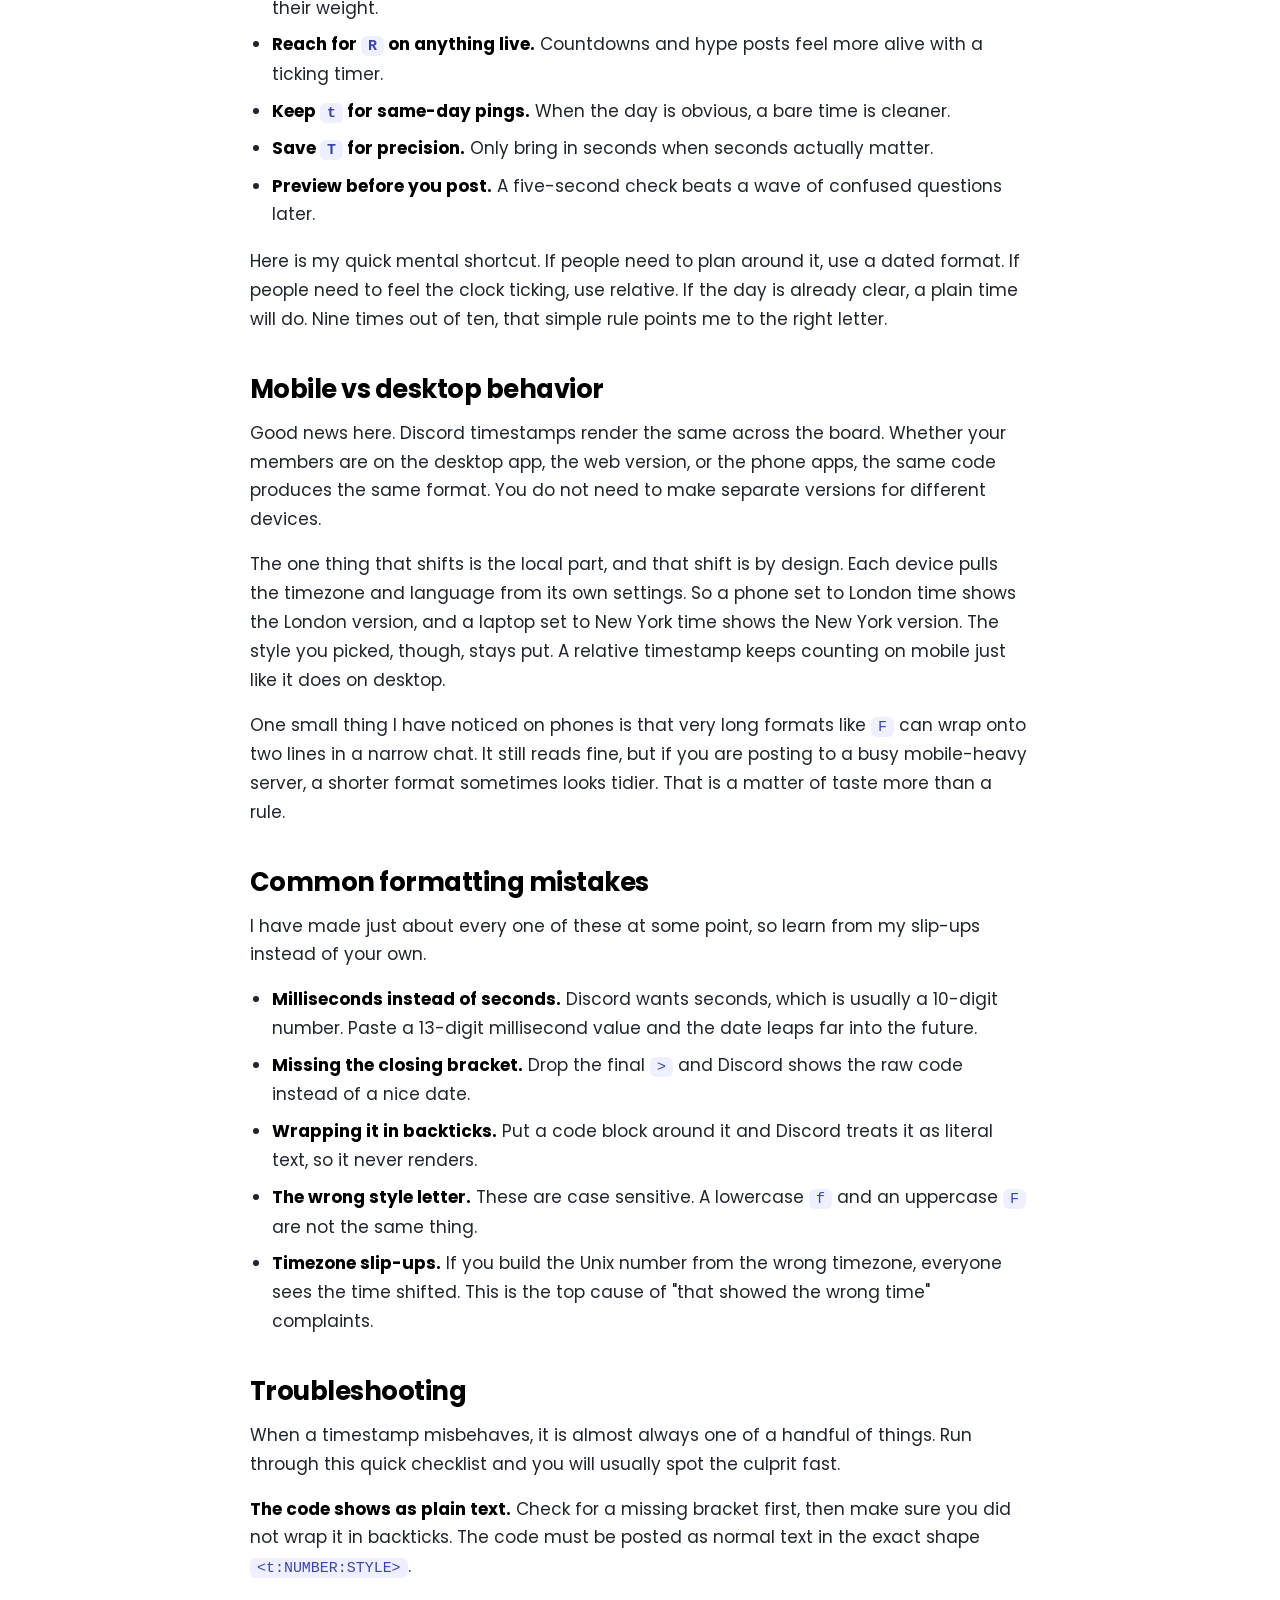
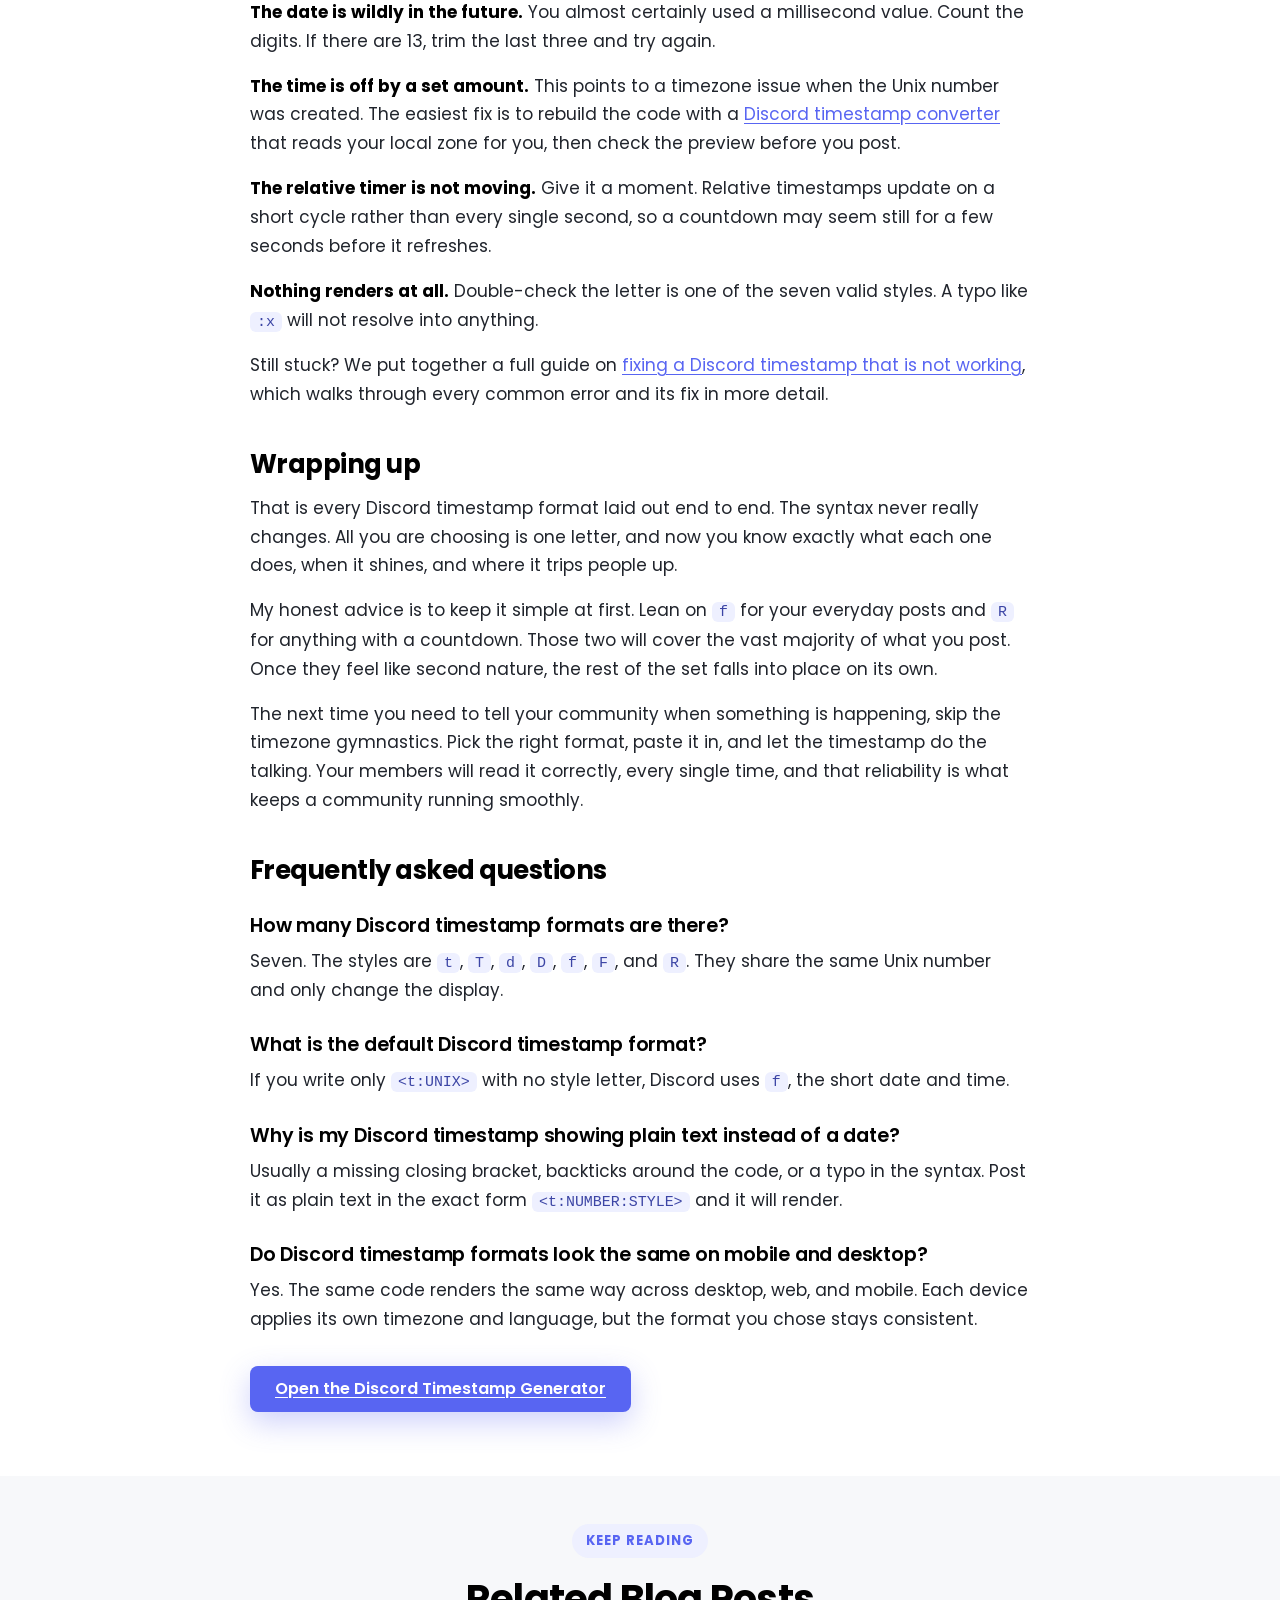
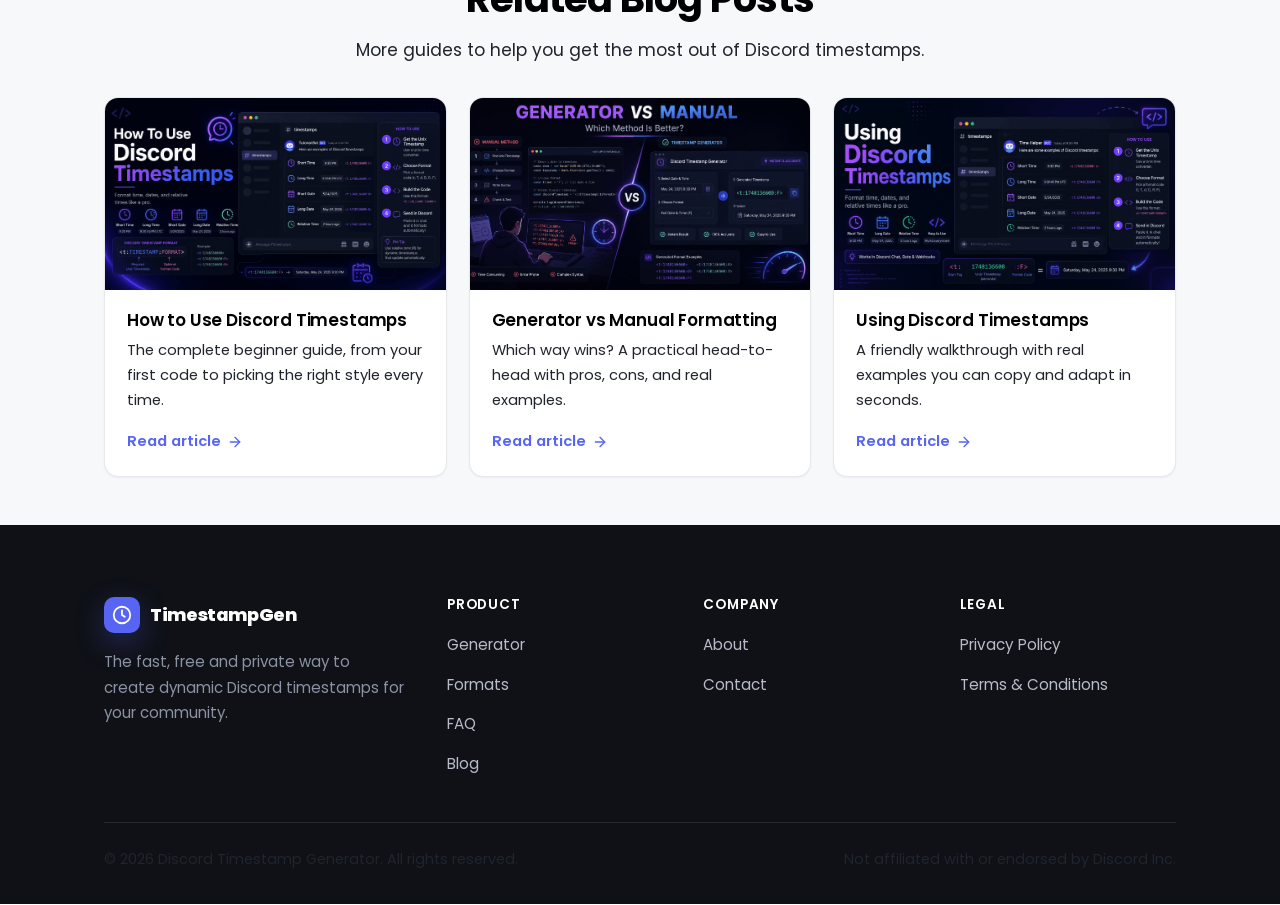
<file: blog/discord-timestamp-formats.html>
﻿<!DOCTYPE html>
<html lang="en">
<head>
  <meta charset="UTF-8" />
  <meta name="viewport" content="width=device-width, initial-scale=1.0" />

  <!-- ===== SEO METADATA ===== -->
  <title>Discord Timestamp Formats Explained (All 7 Formats with Examples)</title>
  <meta name="description" content="All 7 Discord timestamp formats explained with real code examples. Learn what each style shows, when to use it, and how to avoid the common mistakes." />
  <meta name="robots" content="index, follow" />
  <link rel="canonical" href="https://dctimestampgen.com/blog/discord-timestamp-formats.html" />

  <!-- Open Graph -->
  <meta property="og:type" content="article" />
  <meta property="og:site_name" content="Discord Timestamp Generator" />
  <meta property="og:title" content="Discord Timestamp Formats Explained (All 7 Formats with Examples)" />
  <meta property="og:description" content="A detailed, plain-English guide to every Discord timestamp format, with syntax, examples, best uses, and common mistakes." />
  <meta property="og:url" content="https://dctimestampgen.com/blog/discord-timestamp-formats.html" />
  <meta property="og:image" content="https://dctimestampgen.com/assets/images/discord-timestamp-formats.png" />
  <meta property="og:image:width" content="1200" />
  <meta property="og:image:height" content="675" />
  <meta property="og:image:type" content="image/png" />

  <!-- Twitter Card -->
  <meta name="twitter:card" content="summary_large_image" />
  <meta name="twitter:title" content="Discord Timestamp Formats Explained (All 7 Formats with Examples)" />
  <meta name="twitter:description" content="Every Discord timestamp format explained with syntax, examples, best uses, and mistakes to avoid." />
  <meta name="twitter:image" content="https://dctimestampgen.com/assets/images/discord-timestamp-formats.png" />

  <meta name="theme-color" content="#5865f2" />
  <link rel="icon" type="image/svg+xml" href="../assets/icons/favicon.svg" />
  <link rel="apple-touch-icon" href="../assets/icons/favicon.svg" />
  <link rel="preconnect" href="https://fonts.googleapis.com" />
  <link rel="preconnect" href="https://fonts.gstatic.com" crossorigin />
  <link rel="stylesheet" href="https://fonts.googleapis.com/css2?family=Poppins:wght@400;500;600;700&display=swap" />
  <link rel="stylesheet" href="../css/style.css" />




<script type="text/javascript">

    (function(c,l,a,r,i,t,y){

        c[a]=c[a]||function(){(c[a].q=c[a].q||[]).push(arguments)};

        t=l.createElement(r);t.async=1;t.src="https://www.clarity.ms/tag/"+i;

        y=l.getElementsByTagName(r)[0];y.parentNode.insertBefore(t,y);

    })(window, document, "clarity", "script", "xp9bzx0un9");

</script>



<!-- Google tag (gtag.js) -->

<script async src="https://www.googletagmanager.com/gtag/js?id=G-DQJPMVJJCT"></script>

<script>

  window.dataLayer = window.dataLayer || [];

  function gtag(){dataLayer.push(arguments);}

  gtag('js', new Date());



  gtag('config', 'G-DQJPMVJJCT');

</script>



  
  <!-- ===== JSON-LD: Article ===== -->
  <script type="application/ld+json">
  {
    "@context": "https://schema.org",
    "@type": "BlogPosting",
    "image": "https://dctimestampgen.com/assets/images/discord-timestamp-formats.png",
    "headline": "Discord Timestamp Formats Explained (All 7 Formats with Examples)",
    "description": "A detailed guide to every Discord timestamp format, covering syntax, what each style shows, best use cases, common mistakes, and troubleshooting.",
    "author": {
      "@type": "Organization",
      "name": "Discord Timestamp Generator",
      "url": "https://dctimestampgen.com/about.html"
    },
    "publisher": {
      "@type": "Organization",
      "name": "Discord Timestamp Generator",
      "logo": {
        "@type": "ImageObject",
        "url": "https://dctimestampgen.com/assets/icons/favicon.svg"
      }
    },
    "datePublished": "2026-07-14",
    "dateModified": "2026-07-14",
    "mainEntityOfPage": {
      "@type": "WebPage",
      "@id": "https://dctimestampgen.com/blog/discord-timestamp-formats.html"
    },
    "articleSection": "Guides",
    "keywords": "Discord timestamp formats, Discord timestamp styles, Discord timestamp codes, relative timestamp Discord, Discord time format"
  }
  </script>

  <!-- ===== JSON-LD: BreadcrumbList ===== -->
  <script type="application/ld+json">
  {
    "@context": "https://schema.org",
    "@type": "BreadcrumbList",
    "itemListElement": [
      { "@type": "ListItem", "position": 1, "name": "Home", "item": "https://dctimestampgen.com/" },
      { "@type": "ListItem", "position": 2, "name": "Blog", "item": "https://dctimestampgen.com/blog.html" },
      { "@type": "ListItem", "position": 3, "name": "Discord Timestamp Formats Explained", "item": "https://dctimestampgen.com/blog/discord-timestamp-formats.html" }
    ]
  }
  </script>

  <!-- ===== JSON-LD: FAQPage ===== -->
  <script type="application/ld+json">
  {
    "@context": "https://schema.org",
    "@type": "FAQPage",
    "mainEntity": [
      {
        "@type": "Question",
        "name": "How many Discord timestamp formats are there?",
        "acceptedAnswer": {
          "@type": "Answer",
          "text": "There are seven official formats: t, T, d, D, f, F, and R. They all use the same Unix number and only change how the date or time appears."
        }
      },
      {
        "@type": "Question",
        "name": "What is the default Discord timestamp format?",
        "acceptedAnswer": {
          "@type": "Answer",
          "text": "If you leave off the style letter and write only <t:UNIX>, Discord uses the f format, which shows a short date and time such as November 14, 2023 10:13 PM."
        }
      },
      {
        "@type": "Question",
        "name": "Why is my Discord timestamp showing plain text instead of a date?",
        "acceptedAnswer": {
          "@type": "Answer",
          "text": "The most common causes are a missing closing bracket, backticks wrapping the code, or a spelling slip in the syntax. Post it as plain text in the exact form <t:NUMBER:STYLE> and it will render."
        }
      },
      {
        "@type": "Question",
        "name": "Do Discord timestamp formats look the same on mobile and desktop?",
        "acceptedAnswer": {
          "@type": "Answer",
          "text": "Yes. The same code renders the same way on desktop, web, and the mobile apps. Each device uses its own timezone and language settings, but the format you chose stays consistent."
        }
      }
    ]
  }
  </script>
</head>
<body>
  <a class="skip-link" href="#main">Skip to content</a>

  <!-- ===== SHARED HEADER ===== -->
  <header class="site-header">
    <div class="container">
      <nav class="nav" aria-label="Primary">
        <a class="brand" href="/" aria-label="Discord Timestamp Generator home">
          <span class="brand__mark" aria-hidden="true">
            <svg viewBox="0 0 24 24" fill="none" stroke="#fff" stroke-width="2" stroke-linecap="round" stroke-linejoin="round"><circle cx="12" cy="12" r="9"></circle><polyline points="12 7 12 12 15 14"></polyline></svg>
          </span>
          <span>Timestamp<span style="color:var(--blurple)">Gen</span></span>
        </a>
        <ul class="nav__menu" id="primary-menu" data-nav-menu>
          <li><a class="nav__link" href="/">Home</a></li>
          <li><a class="nav__link" href="../about.html">About</a></li>
          <li><a class="nav__link" href="../blog.html" aria-current="page">Blog</a></li>
          <li><a class="nav__link" href="../contact.html">Contact</a></li>
          <li><a class="nav__link" href="../privacy-policy.html">Privacy Policy</a></li>
          <li><a class="nav__link" href="../terms-and-conditions.html">Terms</a></li>
        </ul>
        <div class="nav__actions">
          <a class="btn btn--primary nav__cta" href="/#tool">Open the Tool</a>
          <button class="nav__toggle" type="button" data-nav-toggle aria-expanded="false" aria-controls="primary-menu" aria-label="Toggle navigation menu">
            <svg class="icon-open" viewBox="0 0 24 24" fill="none" stroke="currentColor" stroke-width="2" stroke-linecap="round"><line x1="3" y1="6" x2="21" y2="6"></line><line x1="3" y1="12" x2="21" y2="12"></line><line x1="3" y1="18" x2="21" y2="18"></line></svg>
            <svg class="icon-close" viewBox="0 0 24 24" fill="none" stroke="currentColor" stroke-width="2" stroke-linecap="round"><line x1="18" y1="6" x2="6" y2="18"></line><line x1="6" y1="6" x2="18" y2="18"></line></svg>
          </button>
        </div>
      </nav>
    </div>
  </header>

  <!-- ===== ARTICLE ===== -->
  <main id="main">
    <article class="section">
      <div class="container">
        <div class="prose">

          <!-- Breadcrumb -->
          <nav class="breadcrumb" aria-label="Breadcrumb">
            <ol>
              <li><a href="/">Home</a></li>
              <li><a href="../blog.html">Blog</a></li>
              <li aria-current="page">Discord Timestamp Formats Explained</li>
            </ol>
          </nav>

          <!-- H1 -->
          <h1>Discord Timestamp Formats Explained (All 7 Formats with Examples)</h1>

          <div class="article-meta">
            <span>Updated July 14, 2026</span>
            <span class="dot">&bull;</span>
            <span>11 min read</span>
            <span class="dot">&bull;</span>
            <span>By the TimestampGen team</span>
          </div>

          <figure class="article-figure">
            <img src="../assets/images/discord-timestamp-formats.png" width="1200" height="630" fetchpriority="high" alt="Discord timestamp formats explained with all seven style examples" />
          </figure>

          <!-- Introduction -->
          <p>
            I still remember the day the little letter finally made sense to me. I had been copying Discord timestamp
            codes for weeks, changing the long number in the middle, and never really touching the letter at the end. It
            worked, so I left it alone. Then a friend asked why his countdown was not counting down, and I realized he
            had used the wrong style. One letter was the whole difference.
          </p>
          <p>
            That is the thing about Discord timestamp formats. The syntax barely changes. You are almost always just
            picking a single letter, and that letter decides whether people see a bare clock time, a full written date,
            or a live countdown that updates on its own. Get it right and your message reads like a pro made it. Get it
            wrong and you confuse the very people you were trying to help.
          </p>
          <p>
            In this guide I am going to break down all seven formats, one at a time. For each one you will get its
            purpose, the exact syntax, what people actually see, the best times to use it, the mistakes that trip folks
            up, and a real example you can copy. I will also cover how these behave on mobile versus desktop, plus a
            troubleshooting section for when a timestamp refuses to show up.
          </p>
          <p>
            You do not need any coding background to follow along. If you can paste text into a chat box, you have all
            the skills you need. My goal is that by the end you will know which format to reach for without even
            thinking about it.
          </p>
          <p>
            Let us dig in.
          </p>

          <!-- TL;DR -->
          <div class="callout">
            <h2>TL;DR</h2>
            <ul>
              <li>Every timestamp follows <code>&lt;t:UNIX:STYLE&gt;</code>, and the style is one letter.</li>
              <li>The seven styles are <code>t</code>, <code>T</code>, <code>d</code>, <code>D</code>, <code>f</code>, <code>F</code>, and <code>R</code>.</li>
              <li>They all share the same Unix number and only change the display.</li>
              <li>Leave the letter off and Discord defaults to <code>f</code>.</li>
              <li>Use <code>f</code> for daily posts and <code>R</code> for countdowns. Those two cover most needs.</li>
            </ul>
          </div>

          <!-- TOC -->
          <nav class="toc" aria-label="Table of contents">
            <h2>Table of contents</h2>
            <ol>
              <li><a href="#syntax">A quick look at the syntax</a></li>
              <li><a href="#comparison">All 7 formats compared</a></li>
              <li><a href="#t">Short Time (t)</a></li>
              <li><a href="#T">Long Time (T)</a></li>
              <li><a href="#d">Short Date (d)</a></li>
              <li><a href="#D">Long Date (D)</a></li>
              <li><a href="#f">Short Date/Time (f)</a></li>
              <li><a href="#F">Long Date/Time (F)</a></li>
              <li><a href="#R">Relative Time (R)</a></li>
              <li><a href="#best">Best practices and when to use each</a></li>
              <li><a href="#devices">Mobile vs desktop behavior</a></li>
              <li><a href="#mistakes">Common formatting mistakes</a></li>
              <li><a href="#troubleshooting">Troubleshooting</a></li>
              <li><a href="#faq">FAQ</a></li>
            </ol>
          </nav>

          <!-- Syntax -->
          <h2 id="syntax">A quick look at the syntax</h2>
          <p>
            Before we go format by format, let us make sure the shape is clear. Every Discord timestamp looks like this:
          </p>
          <pre><code>&lt;t:1700000000:F&gt;</code></pre>
          <p>
            The number in the middle is a Unix timestamp. That is simply a count of seconds since January 1, 1970, and
            it pins down the exact moment in time. The letter after the second colon is the style. That letter is the
            main character of this whole article, because swapping it changes everything about how the moment appears.
          </p>
          <p>
            One important note up front. Discord shows each format in the reader's own timezone and language. So the
            examples below reflect what an English speaker in the United States would see. Someone in Berlin or Mumbai
            sees the same instant, just shaped to fit their region. That is a feature, not a bug, and it is exactly why
            these codes beat typing out times by hand.
          </p>
          <p>
            If you do not feel like memorizing the syntax, you do not have to. The
            <a href="/">Discord Timestamp Generator</a> builds every one of these formats for you from a simple date
            picker, so you can just copy the style you want. I will still walk through each letter below, because
            knowing what they do helps you pick the right one fast.
          </p>

          <!-- Comparison -->
          <h2 id="comparison">All 7 formats compared</h2>
          <p>
            Here is the entire set in one table. Every row uses the same Unix number, <code>1700000000</code>, so you
            can see how just the letter changes the result.
          </p>

          <div class="table-wrap">
            <table class="formats">
              <thead>
                <tr>
                  <th>Style</th>
                  <th>Name</th>
                  <th>Code</th>
                  <th>What you see</th>
                </tr>
              </thead>
              <tbody>
                <tr><td><code>t</code></td><td>Short Time</td><td><code>&lt;t:1700000000:t&gt;</code></td><td class="example">10:13 PM</td></tr>
                <tr><td><code>T</code></td><td>Long Time</td><td><code>&lt;t:1700000000:T&gt;</code></td><td class="example">10:13:20 PM</td></tr>
                <tr><td><code>d</code></td><td>Short Date</td><td><code>&lt;t:1700000000:d&gt;</code></td><td class="example">11/14/2023</td></tr>
                <tr><td><code>D</code></td><td>Long Date</td><td><code>&lt;t:1700000000:D&gt;</code></td><td class="example">November 14, 2023</td></tr>
                <tr><td><code>f</code></td><td>Short Date/Time</td><td><code>&lt;t:1700000000:f&gt;</code></td><td class="example">November 14, 2023 10:13 PM</td></tr>
                <tr><td><code>F</code></td><td>Long Date/Time</td><td><code>&lt;t:1700000000:F&gt;</code></td><td class="example">Tuesday, November 14, 2023 10:13 PM</td></tr>
                <tr><td><code>R</code></td><td>Relative Time</td><td><code>&lt;t:1700000000:R&gt;</code></td><td class="example">2 years ago</td></tr>
              </tbody>
            </table>
          </div>

          <p>
            Notice the pattern. The lowercase and uppercase letters tend to pair up, with the uppercase version being the
            longer, more detailed one. Once that clicks, the whole set is easier to remember. Now let us take each format
            on its own.
          </p>

          <!-- t -->
          <h2 id="t">Short Time (t)</h2>
          <p>
            <strong>Purpose.</strong> Show a clean time of day with nothing else attached. No date, no seconds, just the
            clock.
          </p>
          <p><strong>Syntax.</strong></p>
          <pre><code>&lt;t:1700000000:t&gt;</code></pre>
          <p>
            <strong>What you see.</strong> Something like "10:13 PM." It is short, tidy, and easy to read at a glance.
          </p>
          <p>
            This is my go-to for casual reminders where everyone already knows the day. If I post in the morning that a
            raid starts later, a plain time is all people need. Anything more would just be noise.
          </p>
          <ul>
            <li><strong>Best use cases:</strong> same-day reminders, quick "starts at" notes, casual pings.</li>
            <li><strong>Common mistake:</strong> using it for events days away, which leaves readers guessing which day you mean.</li>
          </ul>

          <!-- T -->
          <h2 id="T">Long Time (T)</h2>
          <p>
            <strong>Purpose.</strong> Show the time of day including seconds.
          </p>
          <p><strong>Syntax.</strong></p>
          <pre><code>&lt;t:1700000000:T&gt;</code></pre>
          <p>
            <strong>What you see.</strong> A time like "10:13:20 PM," with the seconds spelled out.
          </p>
          <p>
            Honestly, most people will never need this one. I only reach for it when seconds actually matter, like a
            speedrun start, a precise "go live" moment, or a synchronized countdown where a few seconds could throw
            things off. For everyday chat, the extra digits are overkill.
          </p>
          <ul>
            <li><strong>Best use cases:</strong> speedruns, exact go-live moments, timing-sensitive events.</li>
            <li><strong>Common mistake:</strong> using it in normal announcements, where the seconds add clutter without adding value.</li>
          </ul>

          <!-- d -->
          <h2 id="d">Short Date (d)</h2>
          <p>
            <strong>Purpose.</strong> Show a compact numeric date with no time attached.
          </p>
          <p><strong>Syntax.</strong></p>
          <pre><code>&lt;t:1700000000:d&gt;</code></pre>
          <p>
            <strong>What you see.</strong> A short date like "11/14/2023."
          </p>
          <p>
            This one is handy for deadlines and simple date references. Here is the catch though. The order of day and
            month flips depending on the reader's region. An American sees month first, while much of the world sees day
            first. That is actually a strong reason to use the code instead of typing a date yourself, since Discord
            sorts out the local order for you.
          </p>
          <ul>
            <li><strong>Best use cases:</strong> deadlines, submission dates, short date mentions.</li>
            <li><strong>Common mistake:</strong> assuming everyone reads it in your own day-month order, then getting confused replies.</li>
          </ul>

          <!-- D -->
          <h2 id="D">Long Date (D)</h2>
          <p>
            <strong>Purpose.</strong> Show a full written date that leaves no room for confusion.
          </p>
          <p><strong>Syntax.</strong></p>
          <pre><code>&lt;t:1700000000:D&gt;</code></pre>
          <p>
            <strong>What you see.</strong> A spelled-out date like "November 14, 2023."
          </p>
          <p>
            When a date needs to stick in people's minds, this is the one I use. Writing the month out in full kills the
            day-month mix-up dead and reads far cleaner than a string of slashes. For birthdays, anniversaries, or the
            date a season ends, it is a solid pick.
          </p>
          <ul>
            <li><strong>Best use cases:</strong> memorable dates, formal notices, anything people need to remember.</li>
            <li><strong>Common mistake:</strong> pairing it with a separate typed-out time instead of just using a combined format.</li>
          </ul>

          <!-- f -->
          <h2 id="f">Short Date/Time (f)</h2>
          <p>
            <strong>Purpose.</strong> Combine a written date and a time into one clean line. This is the default format.
          </p>
          <p><strong>Syntax.</strong></p>
          <pre><code>&lt;t:1700000000:f&gt;</code></pre>
          <p>
            <strong>What you see.</strong> A date and time like "November 14, 2023 10:13 PM."
          </p>
          <p>
            If you skip the style letter entirely and write only <code>&lt;t:1700000000&gt;</code>, Discord falls back to
            this format. In my opinion it is the best all-rounder. It gives enough detail to be clear without piling on
            extras. For most everyday posts, this is the sweet spot, and it is the one I use more than any other except
            the relative style.
          </p>
          <ul>
            <li><strong>Best use cases:</strong> everyday event posts, general reminders, most announcements.</li>
            <li><strong>Common mistake:</strong> assuming it is the "boring" option and reaching for a fancier format when this one already does the job.</li>
          </ul>

          <!-- F -->
          <h2 id="F">Long Date/Time (F)</h2>
          <p>
            <strong>Purpose.</strong> Show the full picture, including the weekday, for zero ambiguity.
          </p>
          <p><strong>Syntax.</strong></p>
          <pre><code>&lt;t:1700000000:F&gt;</code></pre>
          <p>
            <strong>What you see.</strong> The complete version, like "Tuesday, November 14, 2023 10:13 PM."
          </p>
          <p>
            This is the full monty. Adding the weekday up front helps people place the event in their week at a glance,
            which is genuinely useful for planning. When I post a big announcement, like a season launch or a community
            meeting, I use <code>F</code> every time. It signals that the event is a real deal and it removes any excuse
            for showing up on the wrong day.
          </p>
          <ul>
            <li><strong>Best use cases:</strong> major announcements, scheduled meetings, launches, anything you cannot afford people to miss.</li>
            <li><strong>Common mistake:</strong> using it for tiny casual pings, where the full weekday and date feel like too much.</li>
          </ul>

          <!-- R -->
          <h2 id="R">Relative Time (R)</h2>
          <p>
            <strong>Purpose.</strong> Show how far away a moment is, and keep updating on its own.
          </p>
          <p><strong>Syntax.</strong></p>
          <pre><code>&lt;t:1700000000:R&gt;</code></pre>
          <p>
            <strong>What you see.</strong> A living phrase like "in 3 hours" or "2 days ago" that changes as time passes.
          </p>
          <p>
            I saved the best for last, because this is the format I lean on the most. The relative style does not sit
            still. You post it once and it counts down, or counts up, all by itself. Nobody has to do any mental math,
            and nobody has to ask how long is left. Giveaways, stream reminders, event countdowns, they all come alive
            with <code>R</code>. If you only master one format, make it this one.
          </p>
          <ul>
            <li><strong>Best use cases:</strong> countdowns, giveaways, hype posts, "how long ago" references.</li>
            <li><strong>Common mistake:</strong> using it for a fixed calendar date, where readers may want the exact day rather than a rough "in 6 days."</li>
          </ul>

          <div class="callout">
            <h3>Pro tip</h3>
            <p style="margin:0">
              You do not have to choose just one. Pair a fixed format with a relative one in the same line. Show the full
              date and time, then add the countdown in brackets right after. Readers get the exact moment and the "how
              soon" together, and that combo is hard to beat.
            </p>
          </div>

          <!-- Best practices -->
          <h2 id="best">Best practices and when to use each</h2>
          <p>
            After making hundreds of these for events, I have settled into a few simple habits. They keep my posts clear
            and save me from redoing them later.
          </p>
          <ul>
            <li><strong>Default to <code>f</code>.</strong> For most posts, the short date and time is all you need.</li>
            <li><strong>Use <code>F</code> for the big stuff.</strong> When an event truly matters, the full weekday and date pull their weight.</li>
            <li><strong>Reach for <code>R</code> on anything live.</strong> Countdowns and hype posts feel more alive with a ticking timer.</li>
            <li><strong>Keep <code>t</code> for same-day pings.</strong> When the day is obvious, a bare time is cleaner.</li>
            <li><strong>Save <code>T</code> for precision.</strong> Only bring in seconds when seconds actually matter.</li>
            <li><strong>Preview before you post.</strong> A five-second check beats a wave of confused questions later.</li>
          </ul>
          <p>
            Here is my quick mental shortcut. If people need to plan around it, use a dated format. If people need to
            feel the clock ticking, use relative. If the day is already clear, a plain time will do. Nine times out of
            ten, that simple rule points me to the right letter.
          </p>

          <!-- Devices -->
          <h2 id="devices">Mobile vs desktop behavior</h2>
          <p>
            Good news here. Discord timestamps render the same across the board. Whether your members are on the desktop
            app, the web version, or the phone apps, the same code produces the same format. You do not need to make
            separate versions for different devices.
          </p>
          <p>
            The one thing that shifts is the local part, and that shift is by design. Each device pulls the timezone and
            language from its own settings. So a phone set to London time shows the London version, and a laptop set to
            New York time shows the New York version. The style you picked, though, stays put. A relative timestamp keeps
            counting on mobile just like it does on desktop.
          </p>
          <p>
            One small thing I have noticed on phones is that very long formats like <code>F</code> can wrap onto two
            lines in a narrow chat. It still reads fine, but if you are posting to a busy mobile-heavy server, a shorter
            format sometimes looks tidier. That is a matter of taste more than a rule.
          </p>

          <!-- Mistakes -->
          <h2 id="mistakes">Common formatting mistakes</h2>
          <p>
            I have made just about every one of these at some point, so learn from my slip-ups instead of your own.
          </p>
          <ul>
            <li><strong>Milliseconds instead of seconds.</strong> Discord wants seconds, which is usually a 10-digit number. Paste a 13-digit millisecond value and the date leaps far into the future.</li>
            <li><strong>Missing the closing bracket.</strong> Drop the final <code>&gt;</code> and Discord shows the raw code instead of a nice date.</li>
            <li><strong>Wrapping it in backticks.</strong> Put a code block around it and Discord treats it as literal text, so it never renders.</li>
            <li><strong>The wrong style letter.</strong> These are case sensitive. A lowercase <code>f</code> and an uppercase <code>F</code> are not the same thing.</li>
            <li><strong>Timezone slip-ups.</strong> If you build the Unix number from the wrong timezone, everyone sees the time shifted. This is the top cause of "that showed the wrong time" complaints.</li>
          </ul>

          <!-- Troubleshooting -->
          <h2 id="troubleshooting">Troubleshooting</h2>
          <p>
            When a timestamp misbehaves, it is almost always one of a handful of things. Run through this quick checklist
            and you will usually spot the culprit fast.
          </p>
          <p>
            <strong>The code shows as plain text.</strong> Check for a missing bracket first, then make sure you did not
            wrap it in backticks. The code must be posted as normal text in the exact shape <code>&lt;t:NUMBER:STYLE&gt;</code>.
          </p>
          <p>
            <strong>The date is wildly in the future.</strong> You almost certainly used a millisecond value. Count the
            digits. If there are 13, trim the last three and try again.
          </p>
          <p>
            <strong>The time is off by a set amount.</strong> This points to a timezone issue when the Unix number was
            created. The easiest fix is to rebuild the code with a
            <a href="/">Discord timestamp converter</a> that reads your local zone for you, then check the preview
            before you post.
          </p>
          <p>
            <strong>The relative timer is not moving.</strong> Give it a moment. Relative timestamps update on a short
            cycle rather than every single second, so a countdown may seem still for a few seconds before it refreshes.
          </p>
          <p>
            <strong>Nothing renders at all.</strong> Double-check the letter is one of the seven valid styles. A typo
            like <code>:x</code> will not resolve into anything.
          </p>
          <p>
            Still stuck? We put together a full guide on
            <a href="discord-timestamp-not-working.html">fixing a Discord timestamp that is not working</a>, which walks
            through every common error and its fix in more detail.
          </p>

          <!-- Conclusion -->
          <h2 id="conclusion">Wrapping up</h2>
          <p>
            That is every Discord timestamp format laid out end to end. The syntax never really changes. All you are
            choosing is one letter, and now you know exactly what each one does, when it shines, and where it trips
            people up.
          </p>
          <p>
            My honest advice is to keep it simple at first. Lean on <code>f</code> for your everyday posts and
            <code>R</code> for anything with a countdown. Those two will cover the vast majority of what you post. Once
            they feel like second nature, the rest of the set falls into place on its own.
          </p>
          <p>
            The next time you need to tell your community when something is happening, skip the timezone gymnastics. Pick
            the right format, paste it in, and let the timestamp do the talking. Your members will read it correctly,
            every single time, and that reliability is what keeps a community running smoothly.
          </p>

          <!-- FAQ -->
          <h2 id="faq">Frequently asked questions</h2>

          <h3>How many Discord timestamp formats are there?</h3>
          <p>
            Seven. The styles are <code>t</code>, <code>T</code>, <code>d</code>, <code>D</code>, <code>f</code>,
            <code>F</code>, and <code>R</code>. They share the same Unix number and only change the display.
          </p>

          <h3>What is the default Discord timestamp format?</h3>
          <p>
            If you write only <code>&lt;t:UNIX&gt;</code> with no style letter, Discord uses <code>f</code>, the short
            date and time.
          </p>

          <h3>Why is my Discord timestamp showing plain text instead of a date?</h3>
          <p>
            Usually a missing closing bracket, backticks around the code, or a typo in the syntax. Post it as plain text
            in the exact form <code>&lt;t:NUMBER:STYLE&gt;</code> and it will render.
          </p>

          <h3>Do Discord timestamp formats look the same on mobile and desktop?</h3>
          <p>
            Yes. The same code renders the same way across desktop, web, and mobile. Each device applies its own timezone
            and language, but the format you chose stays consistent.
          </p>

          <p style="margin-top:32px">
            <a class="btn btn--primary" href="/">Open the Discord Timestamp Generator</a>
          </p>
        </div>
      </div>
    </article>

    <!-- ===== RELATED BLOG POSTS ===== -->
    <section class="section section--subtle" aria-labelledby="related-title">
      <div class="container">
        <div class="section-head">
          <span class="eyebrow">Keep reading</span>
          <h2 id="related-title">Related Blog Posts</h2>
          <p>More guides to help you get the most out of Discord timestamps.</p>
        </div>
        <div class="grid grid--3">
          <a class="card post-card" href="how-to-use-discord-timestamps.html">
            <div class="post-card__media"><img src="../assets/images/How-to-use-Discord-timestamps.png" alt="How to use Discord timestamps guide" loading="lazy" width="1200" height="675" /></div>
            <h3>How to Use Discord Timestamps</h3>
            <p>The complete beginner guide, from your first code to picking the right style every time.</p>
            <span class="post-card__link">Read article
              <svg viewBox="0 0 24 24" fill="none" stroke="currentColor" stroke-width="2" stroke-linecap="round" stroke-linejoin="round" aria-hidden="true"><line x1="5" y1="12" x2="19" y2="12"></line><polyline points="12 5 19 12 12 19"></polyline></svg>
            </span>
          </a>
          <a class="card post-card" href="discord-timestamp-generator-vs-manual.html">
            <div class="post-card__media"><img src="../assets/images/generator-vs-manual.png" alt="Discord timestamp generator versus manual formatting" loading="lazy" width="1200" height="675" /></div>
            <h3>Generator vs Manual Formatting</h3>
            <p>Which way wins? A practical head-to-head with pros, cons, and real examples.</p>
            <span class="post-card__link">Read article
              <svg viewBox="0 0 24 24" fill="none" stroke="currentColor" stroke-width="2" stroke-linecap="round" stroke-linejoin="round" aria-hidden="true"><line x1="5" y1="12" x2="19" y2="12"></line><polyline points="12 5 19 12 12 19"></polyline></svg>
            </span>
          </a>
          <a class="card post-card" href="using-discord-timestamps.html">
            <div class="post-card__media"><img src="../assets/images/using-discord-timestamp.png" alt="Using Discord timestamps walkthrough" loading="lazy" width="1200" height="675" /></div>
            <h3>Using Discord Timestamps</h3>
            <p>A friendly walkthrough with real examples you can copy and adapt in seconds.</p>
            <span class="post-card__link">Read article
              <svg viewBox="0 0 24 24" fill="none" stroke="currentColor" stroke-width="2" stroke-linecap="round" stroke-linejoin="round" aria-hidden="true"><line x1="5" y1="12" x2="19" y2="12"></line><polyline points="12 5 19 12 12 19"></polyline></svg>
            </span>
          </a>
        </div>
      </div>
    </section>
  </main>

  <!-- ===== SHARED FOOTER ===== -->
  <footer class="site-footer">
    <div class="container">
      <div class="footer__top">
        <div class="footer__brand">
          <a class="brand" href="/" aria-label="Discord Timestamp Generator home">
            <span class="brand__mark" aria-hidden="true">
              <svg viewBox="0 0 24 24" fill="none" stroke="#fff" stroke-width="2" stroke-linecap="round" stroke-linejoin="round"><circle cx="12" cy="12" r="9"></circle><polyline points="12 7 12 12 15 14"></polyline></svg>
            </span>
            <span style="color:#fff">TimestampGen</span>
          </a>
          <p>The fast, free and private way to create dynamic Discord timestamps for your community.</p>
        </div>
        <nav class="footer__col" aria-label="Product">
          <h3 class="footer__col-title">Product</h3>
          <ul>
            <li><a href="/#tool">Generator</a></li>
            <li><a href="/#formats">Formats</a></li>
            <li><a href="/#faq-title">FAQ</a></li>
            <li><a href="../blog.html">Blog</a></li>
          </ul>
        </nav>
        <nav class="footer__col" aria-label="Company">
          <h3 class="footer__col-title">Company</h3>
          <ul>
            <li><a href="../about.html">About</a></li>
            <li><a href="../contact.html">Contact</a></li>
          </ul>
        </nav>
        <nav class="footer__col" aria-label="Legal">
          <h3 class="footer__col-title">Legal</h3>
          <ul>
            <li><a href="../privacy-policy.html">Privacy Policy</a></li>
            <li><a href="../terms-and-conditions.html">Terms &amp; Conditions</a></li>
          </ul>
        </nav>
      </div>
      <div class="footer__bottom">
        <p>&copy; <span data-year>2026</span> Discord Timestamp Generator. All rights reserved.</p>
        <p>Not affiliated with or endorsed by Discord Inc.</p>
      </div>
    </div>
  </footer>

  <script src="../js/main.js" defer></script>
</body>
</html>
</file>
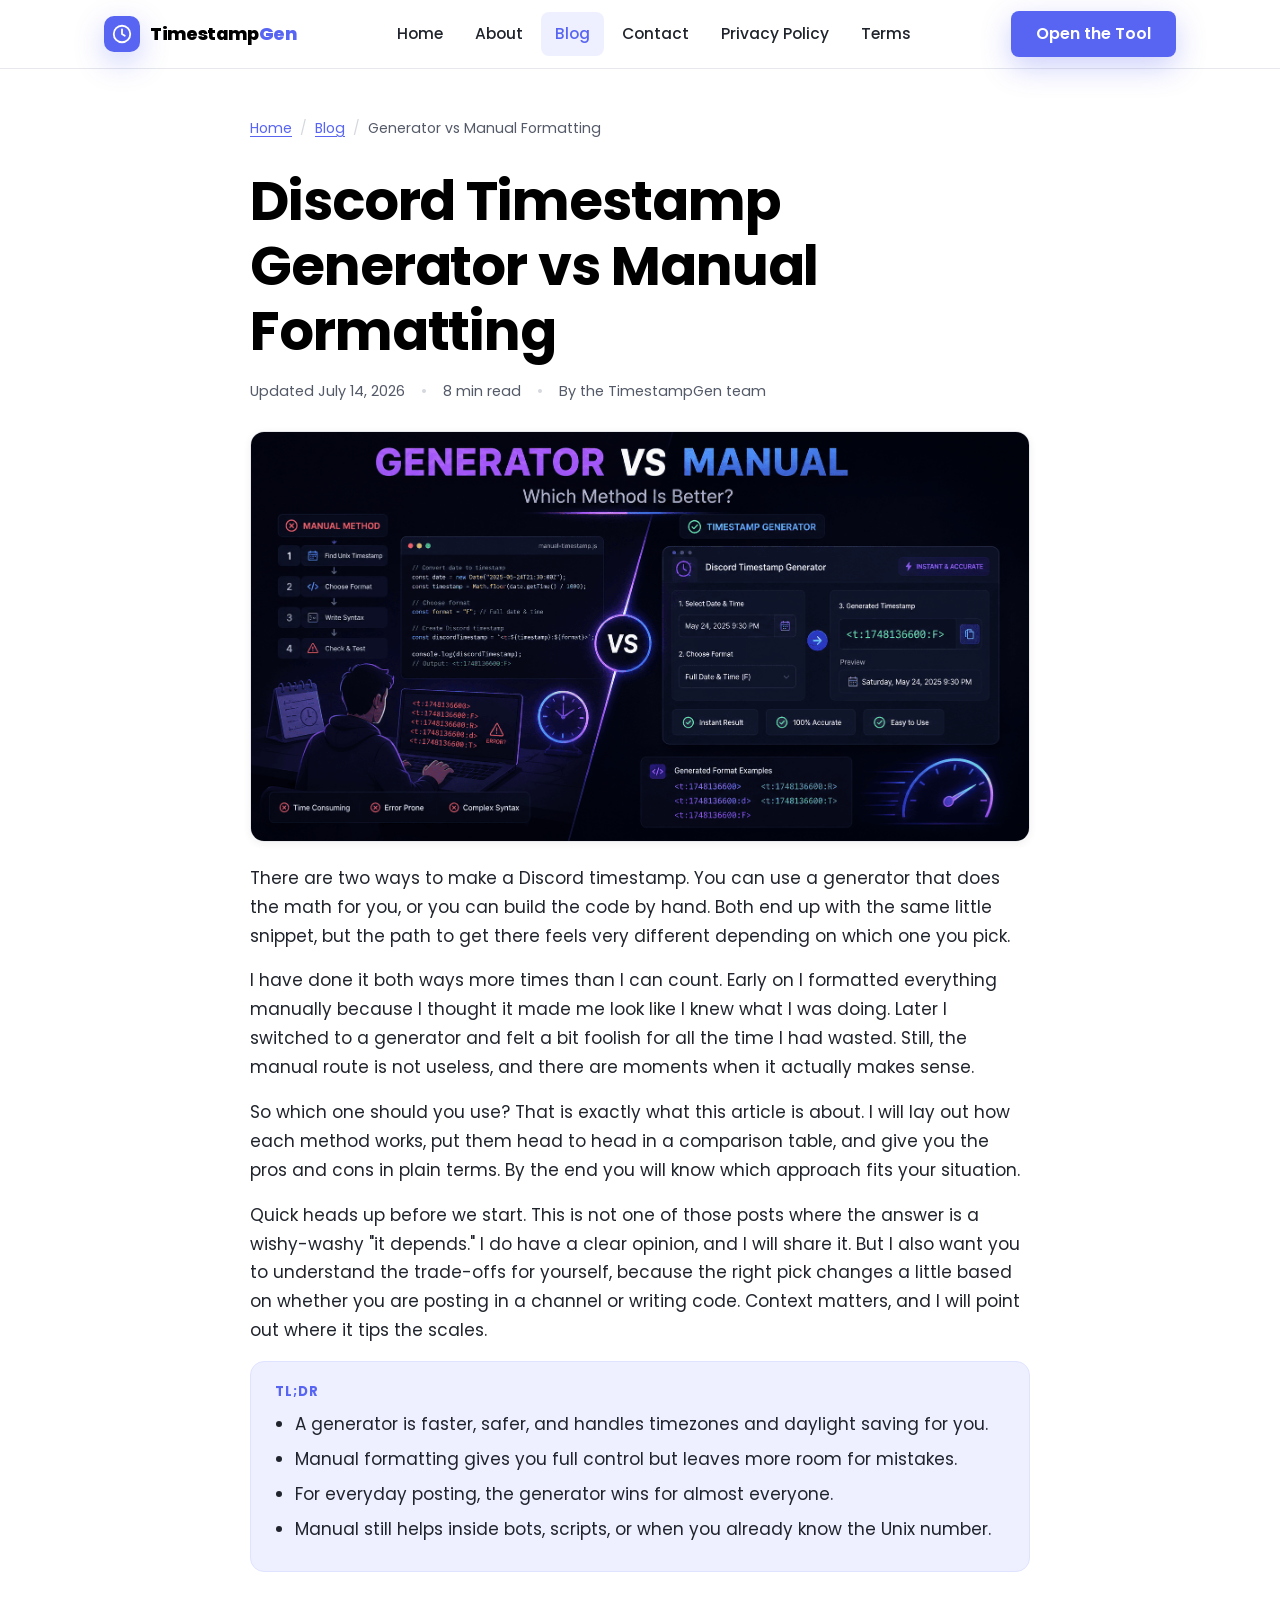
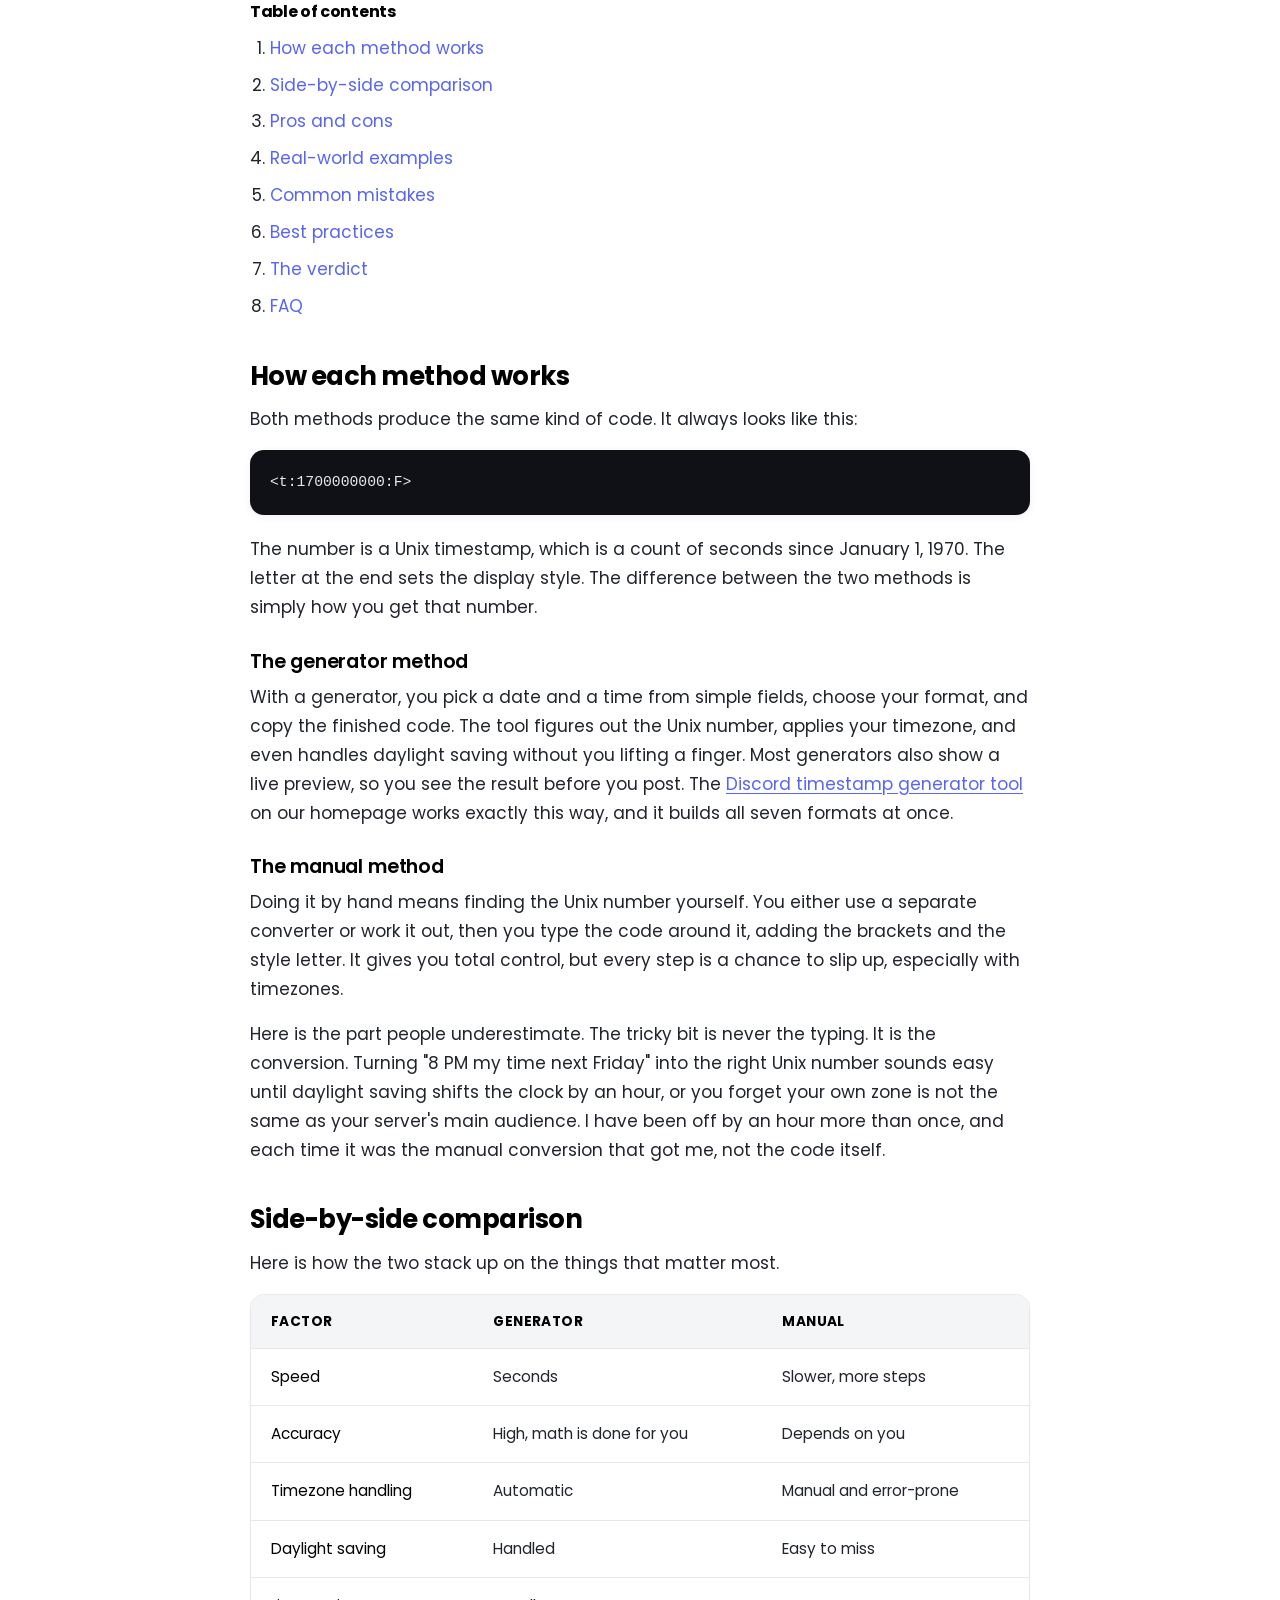
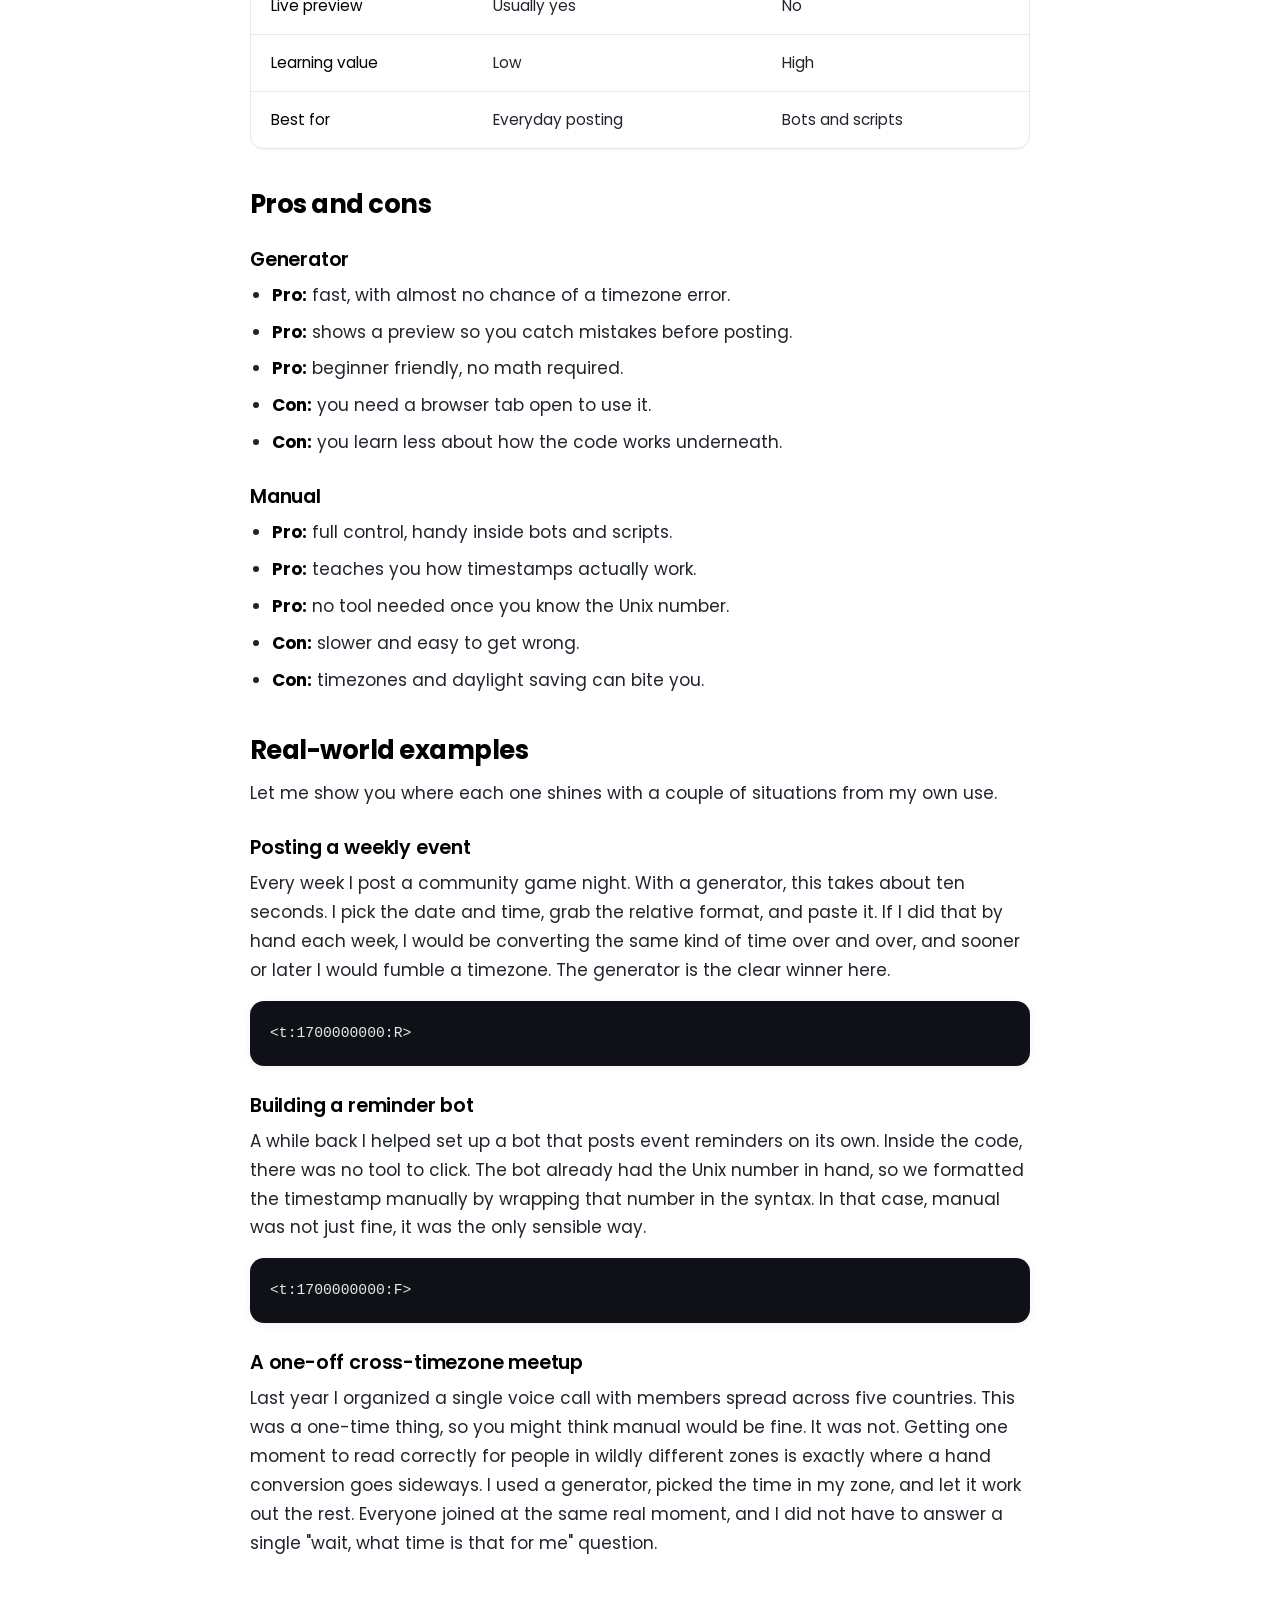
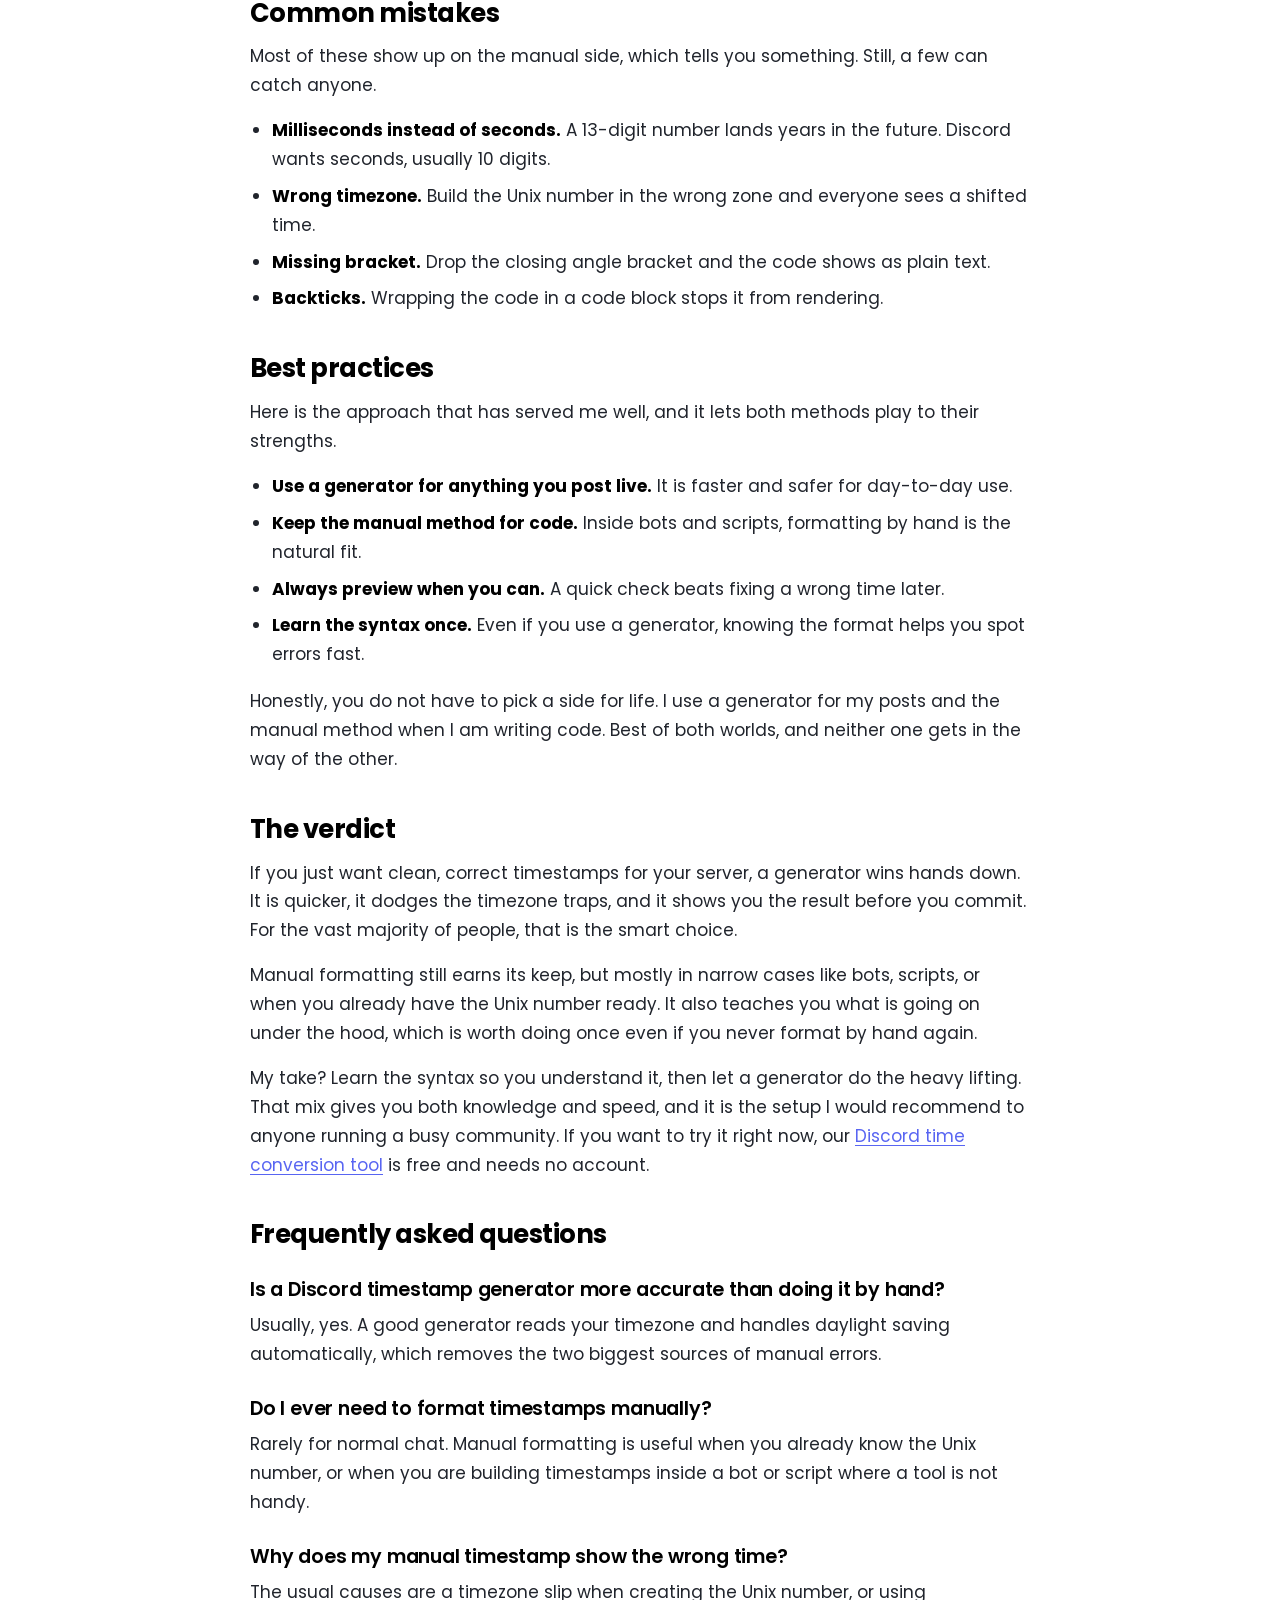
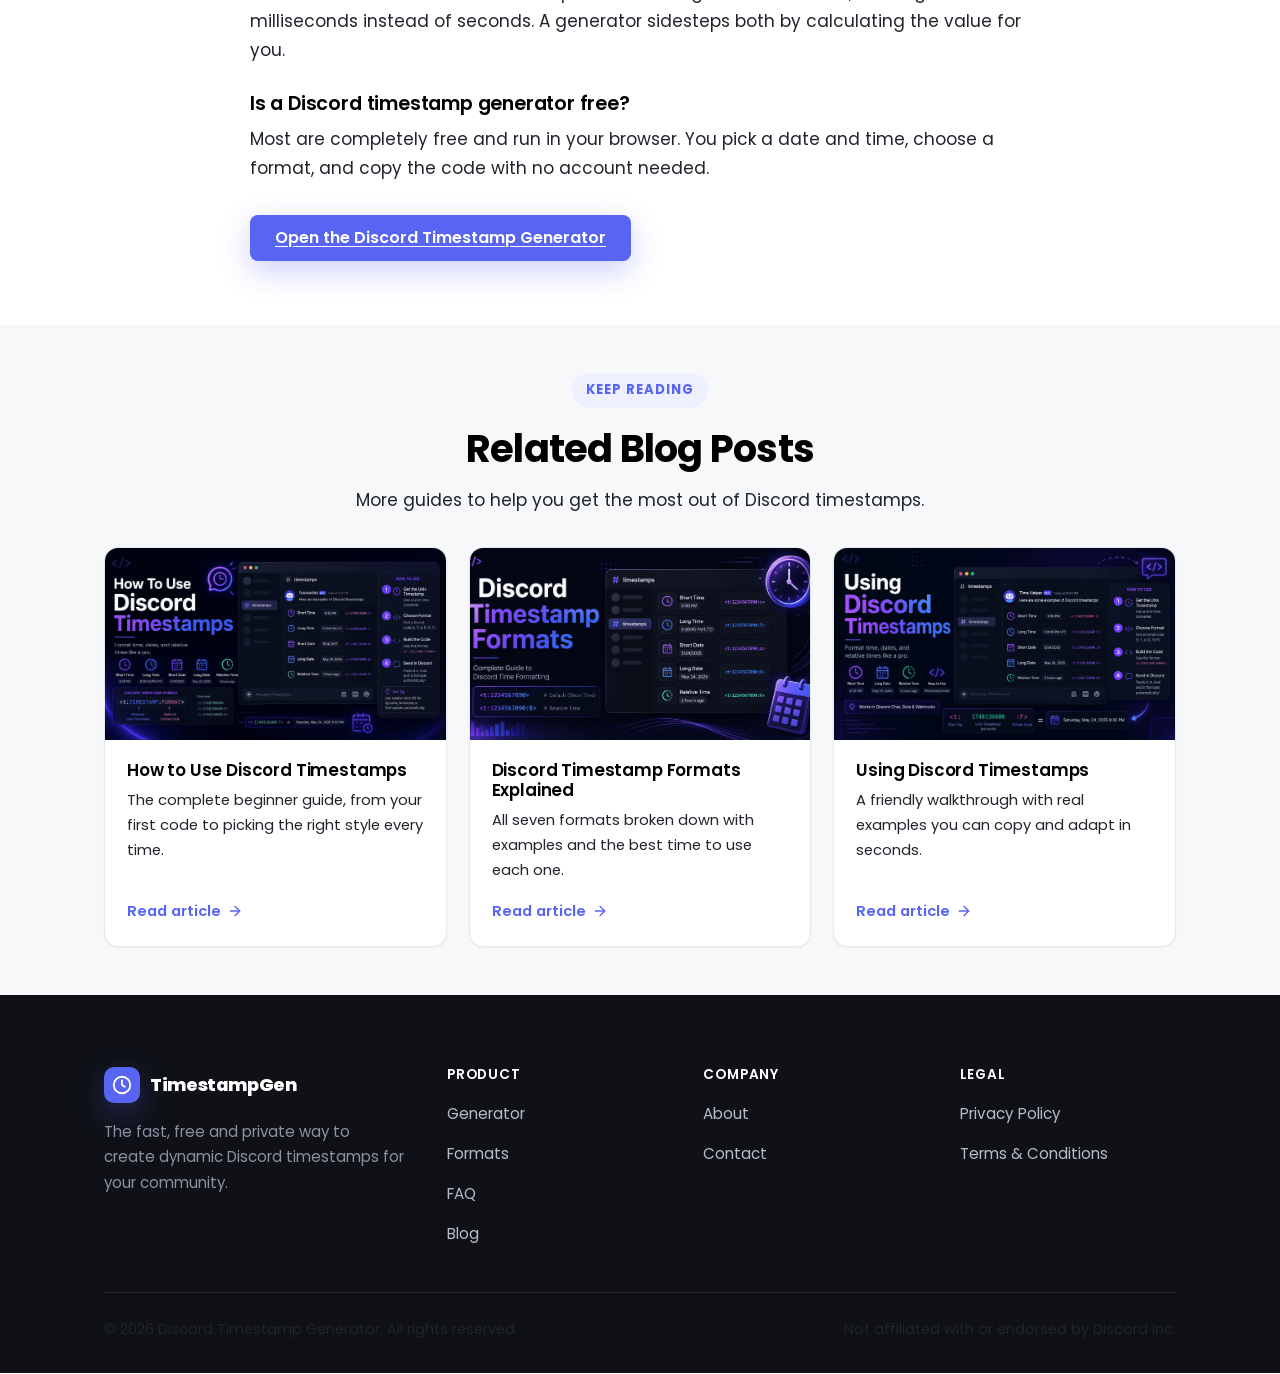
<file: blog/discord-timestamp-generator-vs-manual.html>
﻿<!DOCTYPE html>
<html lang="en">
<head>
  <meta charset="UTF-8" />
  <meta name="viewport" content="width=device-width, initial-scale=1.0" />

  <!-- ===== SEO METADATA ===== -->
  <title>Discord Timestamp Generator vs Manual Formatting: Which Wins?</title>
  <meta name="description" content="Discord timestamp generator vs manual formatting compared. See the pros, cons, speed, and accuracy of each method so you can pick the right one for your server." />
  <meta name="robots" content="index, follow" />
  <link rel="canonical" href="https://dctimestampgen.com/blog/discord-timestamp-generator-vs-manual.html" />

  <!-- Open Graph -->
  <meta property="og:type" content="article" />
  <meta property="og:site_name" content="Discord Timestamp Generator" />
  <meta property="og:title" content="Discord Timestamp Generator vs Manual Formatting: Which Wins?" />
  <meta property="og:description" content="A practical comparison of using a Discord timestamp generator versus formatting timestamps by hand, with pros, cons, and real examples." />
  <meta property="og:url" content="https://dctimestampgen.com/blog/discord-timestamp-generator-vs-manual.html" />
  <meta property="og:image" content="https://dctimestampgen.com/assets/images/generator-vs-manual.png" />
  <meta property="og:image:width" content="1200" />
  <meta property="og:image:height" content="675" />
  <meta property="og:image:type" content="image/png" />

  <!-- Twitter Card -->
  <meta name="twitter:card" content="summary_large_image" />
  <meta name="twitter:title" content="Discord Timestamp Generator vs Manual Formatting" />
  <meta name="twitter:description" content="Generator or by hand? Compare speed, accuracy, and effort for Discord timestamps." />
  <meta name="twitter:image" content="https://dctimestampgen.com/assets/images/generator-vs-manual.png" />

  <meta name="theme-color" content="#5865f2" />
  <link rel="icon" type="image/svg+xml" href="../assets/icons/favicon.svg" />
  <link rel="apple-touch-icon" href="../assets/icons/favicon.svg" />
  <link rel="preconnect" href="https://fonts.googleapis.com" />
  <link rel="preconnect" href="https://fonts.gstatic.com" crossorigin />
  <link rel="stylesheet" href="https://fonts.googleapis.com/css2?family=Poppins:wght@400;500;600;700&display=swap" />
  <link rel="stylesheet" href="../css/style.css" />
<script type="text/javascript">

    (function(c,l,a,r,i,t,y){

        c[a]=c[a]||function(){(c[a].q=c[a].q||[]).push(arguments)};

        t=l.createElement(r);t.async=1;t.src="https://www.clarity.ms/tag/"+i;

        y=l.getElementsByTagName(r)[0];y.parentNode.insertBefore(t,y);

    })(window, document, "clarity", "script", "xp9bzx0un9");

</script>



<!-- Google tag (gtag.js) -->

<script async src="https://www.googletagmanager.com/gtag/js?id=G-DQJPMVJJCT"></script>

<script>

  window.dataLayer = window.dataLayer || [];

  function gtag(){dataLayer.push(arguments);}

  gtag('js', new Date());



  gtag('config', 'G-DQJPMVJJCT');

</script>
  <!-- ===== JSON-LD: Article ===== -->
  <script type="application/ld+json">
  {
    "@context": "https://schema.org",
    "@type": "BlogPosting",
    "image": "https://dctimestampgen.com/assets/images/generator-vs-manual.png",
    "headline": "Discord Timestamp Generator vs Manual Formatting: Which Wins?",
    "description": "A practical comparison of using a Discord timestamp generator versus formatting timestamps by hand, covering speed, accuracy, pros, cons, and mistakes.",
    "author": {
      "@type": "Organization",
      "name": "Discord Timestamp Generator",
      "url": "https://dctimestampgen.com/about.html"
    },
    "publisher": {
      "@type": "Organization",
      "name": "Discord Timestamp Generator",
      "logo": {
        "@type": "ImageObject",
        "url": "https://dctimestampgen.com/assets/icons/favicon.svg"
      }
    },
    "datePublished": "2026-07-14",
    "dateModified": "2026-07-14",
    "mainEntityOfPage": {
      "@type": "WebPage",
      "@id": "https://dctimestampgen.com/blog/discord-timestamp-generator-vs-manual.html"
    },
    "articleSection": "Guides",
    "keywords": "Discord timestamp generator vs manual, Discord timestamp generator, manual Discord timestamps, Unix timestamp Discord, Discord timestamp formatting"
  }
  </script>

  <!-- ===== JSON-LD: BreadcrumbList ===== -->
  <script type="application/ld+json">
  {
    "@context": "https://schema.org",
    "@type": "BreadcrumbList",
    "itemListElement": [
      { "@type": "ListItem", "position": 1, "name": "Home", "item": "https://dctimestampgen.com/" },
      { "@type": "ListItem", "position": 2, "name": "Blog", "item": "https://dctimestampgen.com/blog.html" },
      { "@type": "ListItem", "position": 3, "name": "Discord Timestamp Generator vs Manual Formatting", "item": "https://dctimestampgen.com/blog/discord-timestamp-generator-vs-manual.html" }
    ]
  }
  </script>

  <!-- ===== JSON-LD: FAQPage ===== -->
  <script type="application/ld+json">
  {
    "@context": "https://schema.org",
    "@type": "FAQPage",
    "mainEntity": [
      {
        "@type": "Question",
        "name": "Is a Discord timestamp generator more accurate than doing it by hand?",
        "acceptedAnswer": {
          "@type": "Answer",
          "text": "In most cases, yes. A good generator reads your timezone and handles daylight saving automatically, which removes the two most common sources of manual errors."
        }
      },
      {
        "@type": "Question",
        "name": "Do I ever need to format timestamps manually?",
        "acceptedAnswer": {
          "@type": "Answer",
          "text": "Rarely. Manual formatting is useful if you already know the exact Unix number or you are building timestamps inside a bot or script where a tool is not handy."
        }
      },
      {
        "@type": "Question",
        "name": "Why does my manual timestamp show the wrong time?",
        "acceptedAnswer": {
          "@type": "Answer",
          "text": "The usual cause is a timezone slip when you created the Unix number, or using milliseconds instead of seconds. A generator avoids both by calculating the value for you."
        }
      },
      {
        "@type": "Question",
        "name": "Is a Discord timestamp generator free?",
        "acceptedAnswer": {
          "@type": "Answer",
          "text": "Most are completely free and run right in your browser. You pick a date and time, choose a format, and copy the code with no account required."
        }
      }
    ]
  }
  </script>
</head>
<body>
  <a class="skip-link" href="#main">Skip to content</a>

  <!-- ===== SHARED HEADER ===== -->
  <header class="site-header">
    <div class="container">
      <nav class="nav" aria-label="Primary">
        <a class="brand" href="/" aria-label="Discord Timestamp Generator home">
          <span class="brand__mark" aria-hidden="true">
            <svg viewBox="0 0 24 24" fill="none" stroke="#fff" stroke-width="2" stroke-linecap="round" stroke-linejoin="round"><circle cx="12" cy="12" r="9"></circle><polyline points="12 7 12 12 15 14"></polyline></svg>
          </span>
          <span>Timestamp<span style="color:var(--blurple)">Gen</span></span>
        </a>
        <ul class="nav__menu" id="primary-menu" data-nav-menu>
          <li><a class="nav__link" href="/">Home</a></li>
          <li><a class="nav__link" href="../about.html">About</a></li>
          <li><a class="nav__link" href="../blog.html" aria-current="page">Blog</a></li>
          <li><a class="nav__link" href="../contact.html">Contact</a></li>
          <li><a class="nav__link" href="../privacy-policy.html">Privacy Policy</a></li>
          <li><a class="nav__link" href="../terms-and-conditions.html">Terms</a></li>
        </ul>
        <div class="nav__actions">
          <a class="btn btn--primary nav__cta" href="/#tool">Open the Tool</a>
          <button class="nav__toggle" type="button" data-nav-toggle aria-expanded="false" aria-controls="primary-menu" aria-label="Toggle navigation menu">
            <svg class="icon-open" viewBox="0 0 24 24" fill="none" stroke="currentColor" stroke-width="2" stroke-linecap="round"><line x1="3" y1="6" x2="21" y2="6"></line><line x1="3" y1="12" x2="21" y2="12"></line><line x1="3" y1="18" x2="21" y2="18"></line></svg>
            <svg class="icon-close" viewBox="0 0 24 24" fill="none" stroke="currentColor" stroke-width="2" stroke-linecap="round"><line x1="18" y1="6" x2="6" y2="18"></line><line x1="6" y1="6" x2="18" y2="18"></line></svg>
          </button>
        </div>
      </nav>
    </div>
  </header>

  <!-- ===== ARTICLE ===== -->
  <main id="main">
    <article class="section">
      <div class="container">
        <div class="prose">

          <!-- Breadcrumb -->
          <nav class="breadcrumb" aria-label="Breadcrumb">
            <ol>
              <li><a href="/">Home</a></li>
              <li><a href="../blog.html">Blog</a></li>
              <li aria-current="page">Generator vs Manual Formatting</li>
            </ol>
          </nav>

          <!-- H1 -->
          <h1>Discord Timestamp Generator vs Manual Formatting</h1>

          <div class="article-meta">
            <span>Updated July 14, 2026</span>
            <span class="dot">&bull;</span>
            <span>8 min read</span>
            <span class="dot">&bull;</span>
            <span>By the TimestampGen team</span>
          </div>

          <figure class="article-figure">
            <img src="../assets/images/generator-vs-manual.png" width="1200" height="630" fetchpriority="high" alt="Discord timestamp generator versus manual formatting compared" />
          </figure>

          <!-- Introduction -->
          <p>
            There are two ways to make a Discord timestamp. You can use a generator that does the math for you, or you
            can build the code by hand. Both end up with the same little snippet, but the path to get there feels very
            different depending on which one you pick.
          </p>
          <p>
            I have done it both ways more times than I can count. Early on I formatted everything manually because I
            thought it made me look like I knew what I was doing. Later I switched to a generator and felt a bit foolish
            for all the time I had wasted. Still, the manual route is not useless, and there are moments when it actually
            makes sense.
          </p>
          <p>
            So which one should you use? That is exactly what this article is about. I will lay out how each method
            works, put them head to head in a comparison table, and give you the pros and cons in plain terms. By the
            end you will know which approach fits your situation.
          </p>
          <p>
            Quick heads up before we start. This is not one of those posts where the answer is a wishy-washy "it
            depends." I do have a clear opinion, and I will share it. But I also want you to understand the trade-offs
            for yourself, because the right pick changes a little based on whether you are posting in a channel or
            writing code. Context matters, and I will point out where it tips the scales.
          </p>

          <!-- TL;DR -->
          <div class="callout">
            <h2>TL;DR</h2>
            <ul>
              <li>A generator is faster, safer, and handles timezones and daylight saving for you.</li>
              <li>Manual formatting gives you full control but leaves more room for mistakes.</li>
              <li>For everyday posting, the generator wins for almost everyone.</li>
              <li>Manual still helps inside bots, scripts, or when you already know the Unix number.</li>
            </ul>
          </div>

          <!-- TOC -->
          <nav class="toc" aria-label="Table of contents">
            <h2>Table of contents</h2>
            <ol>
              <li><a href="#how">How each method works</a></li>
              <li><a href="#table">Side-by-side comparison</a></li>
              <li><a href="#proscons">Pros and cons</a></li>
              <li><a href="#examples">Real-world examples</a></li>
              <li><a href="#mistakes">Common mistakes</a></li>
              <li><a href="#best">Best practices</a></li>
              <li><a href="#verdict">The verdict</a></li>
              <li><a href="#faq">FAQ</a></li>
            </ol>
          </nav>

          <!-- How -->
          <h2 id="how">How each method works</h2>
          <p>
            Both methods produce the same kind of code. It always looks like this:
          </p>
          <pre><code>&lt;t:1700000000:F&gt;</code></pre>
          <p>
            The number is a Unix timestamp, which is a count of seconds since January 1, 1970. The letter at the end sets
            the display style. The difference between the two methods is simply how you get that number.
          </p>

          <h3>The generator method</h3>
          <p>
            With a generator, you pick a date and a time from simple fields, choose your format, and copy the finished
            code. The tool figures out the Unix number, applies your timezone, and even handles daylight saving without
            you lifting a finger. Most generators also show a live preview, so you see the result before you post. The
            <a href="/">Discord timestamp generator tool</a> on our homepage works exactly this way, and it builds all
            seven formats at once.
          </p>

          <h3>The manual method</h3>
          <p>
            Doing it by hand means finding the Unix number yourself. You either use a separate converter or work it out,
            then you type the code around it, adding the brackets and the style letter. It gives you total control, but
            every step is a chance to slip up, especially with timezones.
          </p>
          <p>
            Here is the part people underestimate. The tricky bit is never the typing. It is the conversion. Turning
            "8 PM my time next Friday" into the right Unix number sounds easy until daylight saving shifts the clock by
            an hour, or you forget your own zone is not the same as your server's main audience. I have been off by an
            hour more than once, and each time it was the manual conversion that got me, not the code itself.
          </p>

          <!-- Table -->
          <h2 id="table">Side-by-side comparison</h2>
          <p>
            Here is how the two stack up on the things that matter most.
          </p>

          <div class="table-wrap">
            <table class="formats">
              <thead>
                <tr>
                  <th>Factor</th>
                  <th>Generator</th>
                  <th>Manual</th>
                </tr>
              </thead>
              <tbody>
                <tr><td>Speed</td><td class="example">Seconds</td><td class="example">Slower, more steps</td></tr>
                <tr><td>Accuracy</td><td class="example">High, math is done for you</td><td class="example">Depends on you</td></tr>
                <tr><td>Timezone handling</td><td class="example">Automatic</td><td class="example">Manual and error-prone</td></tr>
                <tr><td>Daylight saving</td><td class="example">Handled</td><td class="example">Easy to miss</td></tr>
                <tr><td>Live preview</td><td class="example">Usually yes</td><td class="example">No</td></tr>
                <tr><td>Learning value</td><td class="example">Low</td><td class="example">High</td></tr>
                <tr><td>Best for</td><td class="example">Everyday posting</td><td class="example">Bots and scripts</td></tr>
              </tbody>
            </table>
          </div>

          <!-- Pros and cons -->
          <h2 id="proscons">Pros and cons</h2>

          <h3>Generator</h3>
          <ul>
            <li><strong>Pro:</strong> fast, with almost no chance of a timezone error.</li>
            <li><strong>Pro:</strong> shows a preview so you catch mistakes before posting.</li>
            <li><strong>Pro:</strong> beginner friendly, no math required.</li>
            <li><strong>Con:</strong> you need a browser tab open to use it.</li>
            <li><strong>Con:</strong> you learn less about how the code works underneath.</li>
          </ul>

          <h3>Manual</h3>
          <ul>
            <li><strong>Pro:</strong> full control, handy inside bots and scripts.</li>
            <li><strong>Pro:</strong> teaches you how timestamps actually work.</li>
            <li><strong>Pro:</strong> no tool needed once you know the Unix number.</li>
            <li><strong>Con:</strong> slower and easy to get wrong.</li>
            <li><strong>Con:</strong> timezones and daylight saving can bite you.</li>
          </ul>

          <!-- Examples -->
          <h2 id="examples">Real-world examples</h2>
          <p>
            Let me show you where each one shines with a couple of situations from my own use.
          </p>

          <h3>Posting a weekly event</h3>
          <p>
            Every week I post a community game night. With a generator, this takes about ten seconds. I pick the date and
            time, grab the relative format, and paste it. If I did that by hand each week, I would be converting the same
            kind of time over and over, and sooner or later I would fumble a timezone. The generator is the clear winner
            here.
          </p>
          <pre><code>&lt;t:1700000000:R&gt;</code></pre>

          <h3>Building a reminder bot</h3>
          <p>
            A while back I helped set up a bot that posts event reminders on its own. Inside the code, there was no tool
            to click. The bot already had the Unix number in hand, so we formatted the timestamp manually by wrapping
            that number in the syntax. In that case, manual was not just fine, it was the only sensible way.
          </p>
          <pre><code>&lt;t:1700000000:F&gt;</code></pre>

          <h3>A one-off cross-timezone meetup</h3>
          <p>
            Last year I organized a single voice call with members spread across five countries. This was a one-time
            thing, so you might think manual would be fine. It was not. Getting one moment to read correctly for people
            in wildly different zones is exactly where a hand conversion goes sideways. I used a generator, picked the
            time in my zone, and let it work out the rest. Everyone joined at the same real moment, and I did not have to
            answer a single "wait, what time is that for me" question.
          </p>

          <!-- Mistakes -->
          <h2 id="mistakes">Common mistakes</h2>
          <p>
            Most of these show up on the manual side, which tells you something. Still, a few can catch anyone.
          </p>
          <ul>
            <li><strong>Milliseconds instead of seconds.</strong> A 13-digit number lands years in the future. Discord wants seconds, usually 10 digits.</li>
            <li><strong>Wrong timezone.</strong> Build the Unix number in the wrong zone and everyone sees a shifted time.</li>
            <li><strong>Missing bracket.</strong> Drop the closing angle bracket and the code shows as plain text.</li>
            <li><strong>Backticks.</strong> Wrapping the code in a code block stops it from rendering.</li>
          </ul>

          <!-- Best practices -->
          <h2 id="best">Best practices</h2>
          <p>
            Here is the approach that has served me well, and it lets both methods play to their strengths.
          </p>
          <ul>
            <li><strong>Use a generator for anything you post live.</strong> It is faster and safer for day-to-day use.</li>
            <li><strong>Keep the manual method for code.</strong> Inside bots and scripts, formatting by hand is the natural fit.</li>
            <li><strong>Always preview when you can.</strong> A quick check beats fixing a wrong time later.</li>
            <li><strong>Learn the syntax once.</strong> Even if you use a generator, knowing the format helps you spot errors fast.</li>
          </ul>
          <p>
            Honestly, you do not have to pick a side for life. I use a generator for my posts and the manual method when
            I am writing code. Best of both worlds, and neither one gets in the way of the other.
          </p>

          <!-- Verdict -->
          <h2 id="verdict">The verdict</h2>
          <p>
            If you just want clean, correct timestamps for your server, a generator wins hands down. It is quicker, it
            dodges the timezone traps, and it shows you the result before you commit. For the vast majority of people,
            that is the smart choice.
          </p>
          <p>
            Manual formatting still earns its keep, but mostly in narrow cases like bots, scripts, or when you already
            have the Unix number ready. It also teaches you what is going on under the hood, which is worth doing once
            even if you never format by hand again.
          </p>
          <p>
            My take? Learn the syntax so you understand it, then let a generator do the heavy lifting. That mix gives you
            both knowledge and speed, and it is the setup I would recommend to anyone running a busy community. If you
            want to try it right now, our <a href="/">Discord time conversion tool</a> is free and needs no account.
          </p>

          <!-- FAQ -->
          <h2 id="faq">Frequently asked questions</h2>

          <h3>Is a Discord timestamp generator more accurate than doing it by hand?</h3>
          <p>
            Usually, yes. A good generator reads your timezone and handles daylight saving automatically, which removes
            the two biggest sources of manual errors.
          </p>

          <h3>Do I ever need to format timestamps manually?</h3>
          <p>
            Rarely for normal chat. Manual formatting is useful when you already know the Unix number, or when you are
            building timestamps inside a bot or script where a tool is not handy.
          </p>

          <h3>Why does my manual timestamp show the wrong time?</h3>
          <p>
            The usual causes are a timezone slip when creating the Unix number, or using milliseconds instead of seconds.
            A generator sidesteps both by calculating the value for you.
          </p>

          <h3>Is a Discord timestamp generator free?</h3>
          <p>
            Most are completely free and run in your browser. You pick a date and time, choose a format, and copy the
            code with no account needed.
          </p>

          <p style="margin-top:32px">
            <a class="btn btn--primary" href="/">Open the Discord Timestamp Generator</a>
          </p>

        </div>
      </div>
    </article>

    <!-- ===== RELATED BLOG POSTS ===== -->
    <section class="section section--subtle" aria-labelledby="related-title">
      <div class="container">
        <div class="section-head">
          <span class="eyebrow">Keep reading</span>
          <h2 id="related-title">Related Blog Posts</h2>
          <p>More guides to help you get the most out of Discord timestamps.</p>
        </div>
        <div class="grid grid--3">
          <a class="card post-card" href="how-to-use-discord-timestamps.html">
            <div class="post-card__media"><img src="../assets/images/How-to-use-Discord-timestamps.png" alt="How to use Discord timestamps guide" loading="lazy" width="1200" height="675" /></div>
            <h3>How to Use Discord Timestamps</h3>
            <p>The complete beginner guide, from your first code to picking the right style every time.</p>
            <span class="post-card__link">Read article
              <svg viewBox="0 0 24 24" fill="none" stroke="currentColor" stroke-width="2" stroke-linecap="round" stroke-linejoin="round" aria-hidden="true"><line x1="5" y1="12" x2="19" y2="12"></line><polyline points="12 5 19 12 12 19"></polyline></svg>
            </span>
          </a>
          <a class="card post-card" href="discord-timestamp-formats.html">
            <div class="post-card__media"><img src="../assets/images/discord-timestamp-formats.png" alt="Discord timestamp formats guide" loading="lazy" width="1200" height="675" /></div>
            <h3>Discord Timestamp Formats Explained</h3>
            <p>All seven formats broken down with examples and the best time to use each one.</p>
            <span class="post-card__link">Read article
              <svg viewBox="0 0 24 24" fill="none" stroke="currentColor" stroke-width="2" stroke-linecap="round" stroke-linejoin="round" aria-hidden="true"><line x1="5" y1="12" x2="19" y2="12"></line><polyline points="12 5 19 12 12 19"></polyline></svg>
            </span>
          </a>
          <a class="card post-card" href="using-discord-timestamps.html">
            <div class="post-card__media"><img src="../assets/images/using-discord-timestamp.png" alt="Using Discord timestamps walkthrough" loading="lazy" width="1200" height="675" /></div>
            <h3>Using Discord Timestamps</h3>
            <p>A friendly walkthrough with real examples you can copy and adapt in seconds.</p>
            <span class="post-card__link">Read article
              <svg viewBox="0 0 24 24" fill="none" stroke="currentColor" stroke-width="2" stroke-linecap="round" stroke-linejoin="round" aria-hidden="true"><line x1="5" y1="12" x2="19" y2="12"></line><polyline points="12 5 19 12 12 19"></polyline></svg>
            </span>
          </a>
        </div>
      </div>
    </section>
  </main>

  <!-- ===== SHARED FOOTER ===== -->
  <footer class="site-footer">
    <div class="container">
      <div class="footer__top">
        <div class="footer__brand">
          <a class="brand" href="/" aria-label="Discord Timestamp Generator home">
            <span class="brand__mark" aria-hidden="true">
              <svg viewBox="0 0 24 24" fill="none" stroke="#fff" stroke-width="2" stroke-linecap="round" stroke-linejoin="round"><circle cx="12" cy="12" r="9"></circle><polyline points="12 7 12 12 15 14"></polyline></svg>
            </span>
            <span style="color:#fff">TimestampGen</span>
          </a>
          <p>The fast, free and private way to create dynamic Discord timestamps for your community.</p>
        </div>
        <nav class="footer__col" aria-label="Product">
          <h3 class="footer__col-title">Product</h3>
          <ul>
            <li><a href="/#tool">Generator</a></li>
            <li><a href="/#formats">Formats</a></li>
            <li><a href="/#faq-title">FAQ</a></li>
            <li><a href="../blog.html">Blog</a></li>
          </ul>
        </nav>
        <nav class="footer__col" aria-label="Company">
          <h3 class="footer__col-title">Company</h3>
          <ul>
            <li><a href="../about.html">About</a></li>
            <li><a href="../contact.html">Contact</a></li>
          </ul>
        </nav>
        <nav class="footer__col" aria-label="Legal">
          <h3 class="footer__col-title">Legal</h3>
          <ul>
            <li><a href="../privacy-policy.html">Privacy Policy</a></li>
            <li><a href="../terms-and-conditions.html">Terms &amp; Conditions</a></li>
          </ul>
        </nav>
      </div>
      <div class="footer__bottom">
        <p>&copy; <span data-year>2026</span> Discord Timestamp Generator. All rights reserved.</p>
        <p>Not affiliated with or endorsed by Discord Inc.</p>
      </div>
    </div>
  </footer>

  <script src="../js/main.js" defer></script>
</body>
</html>
</file>
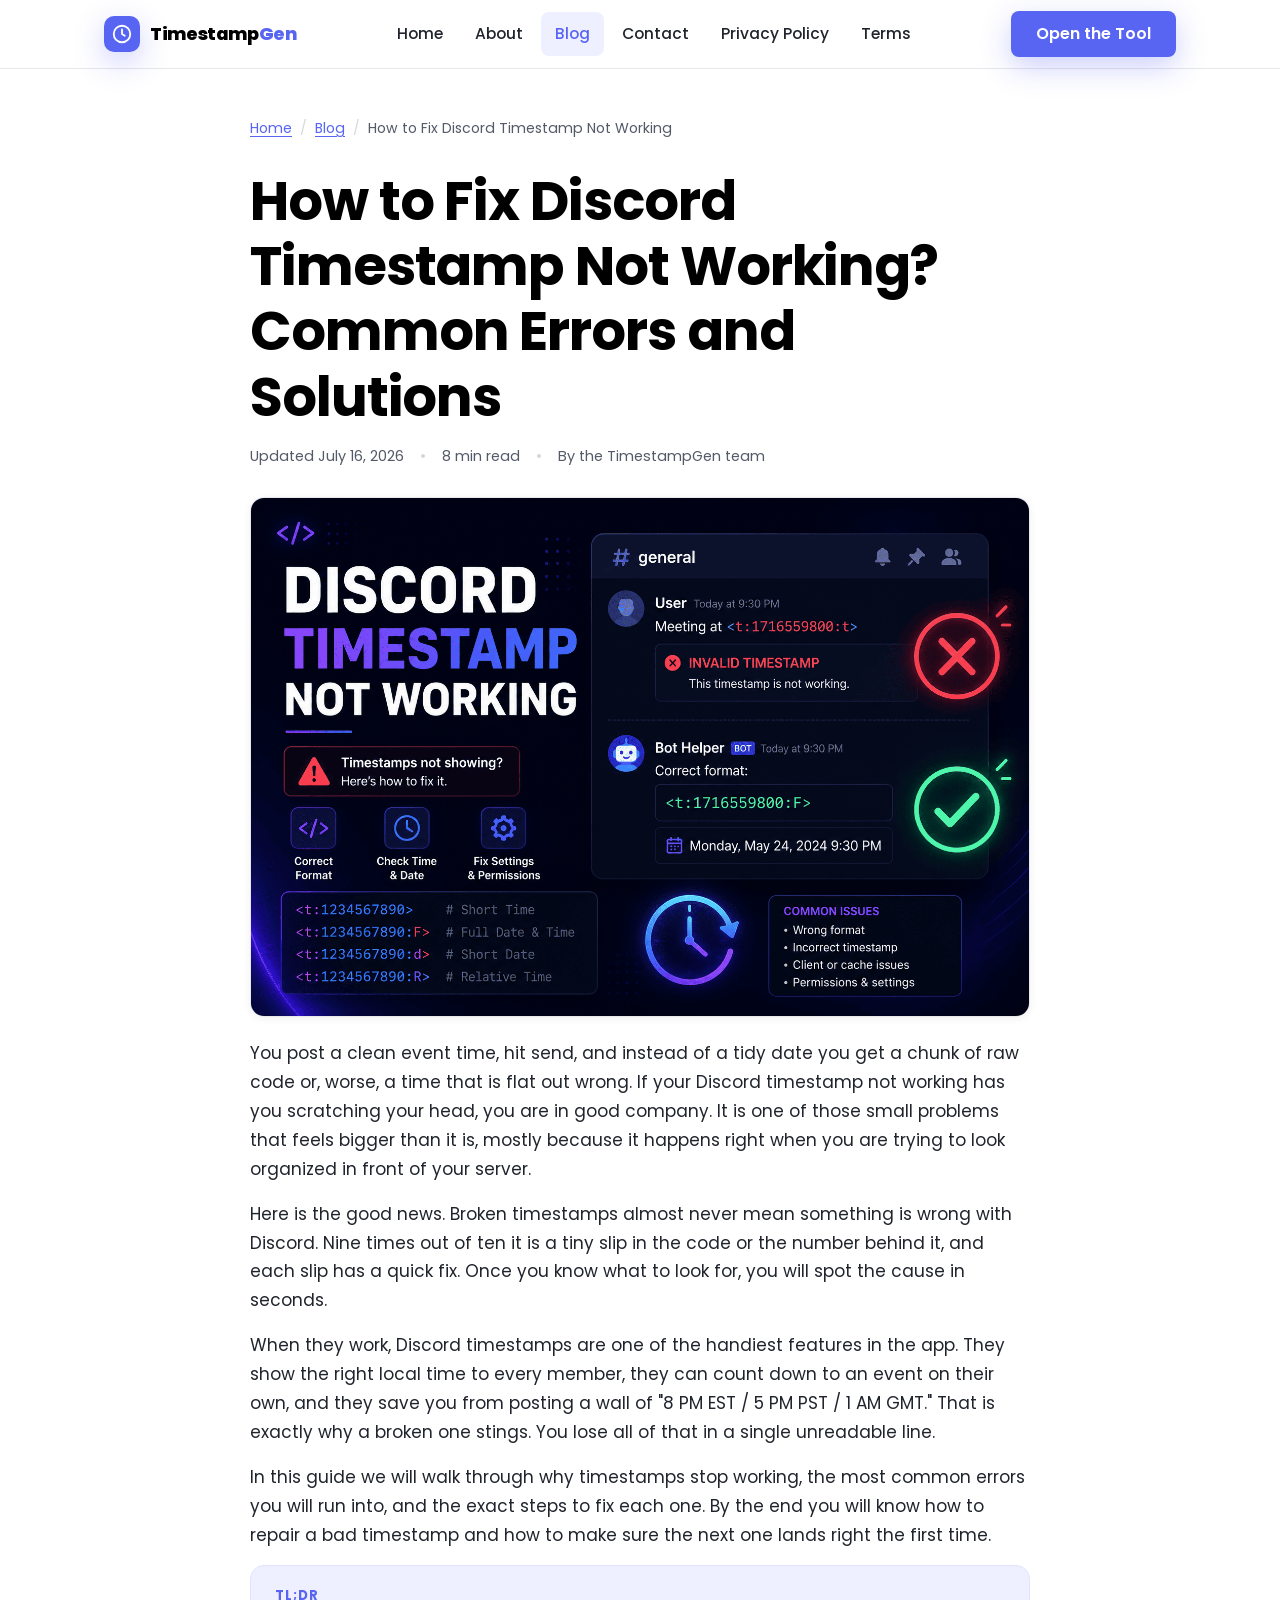
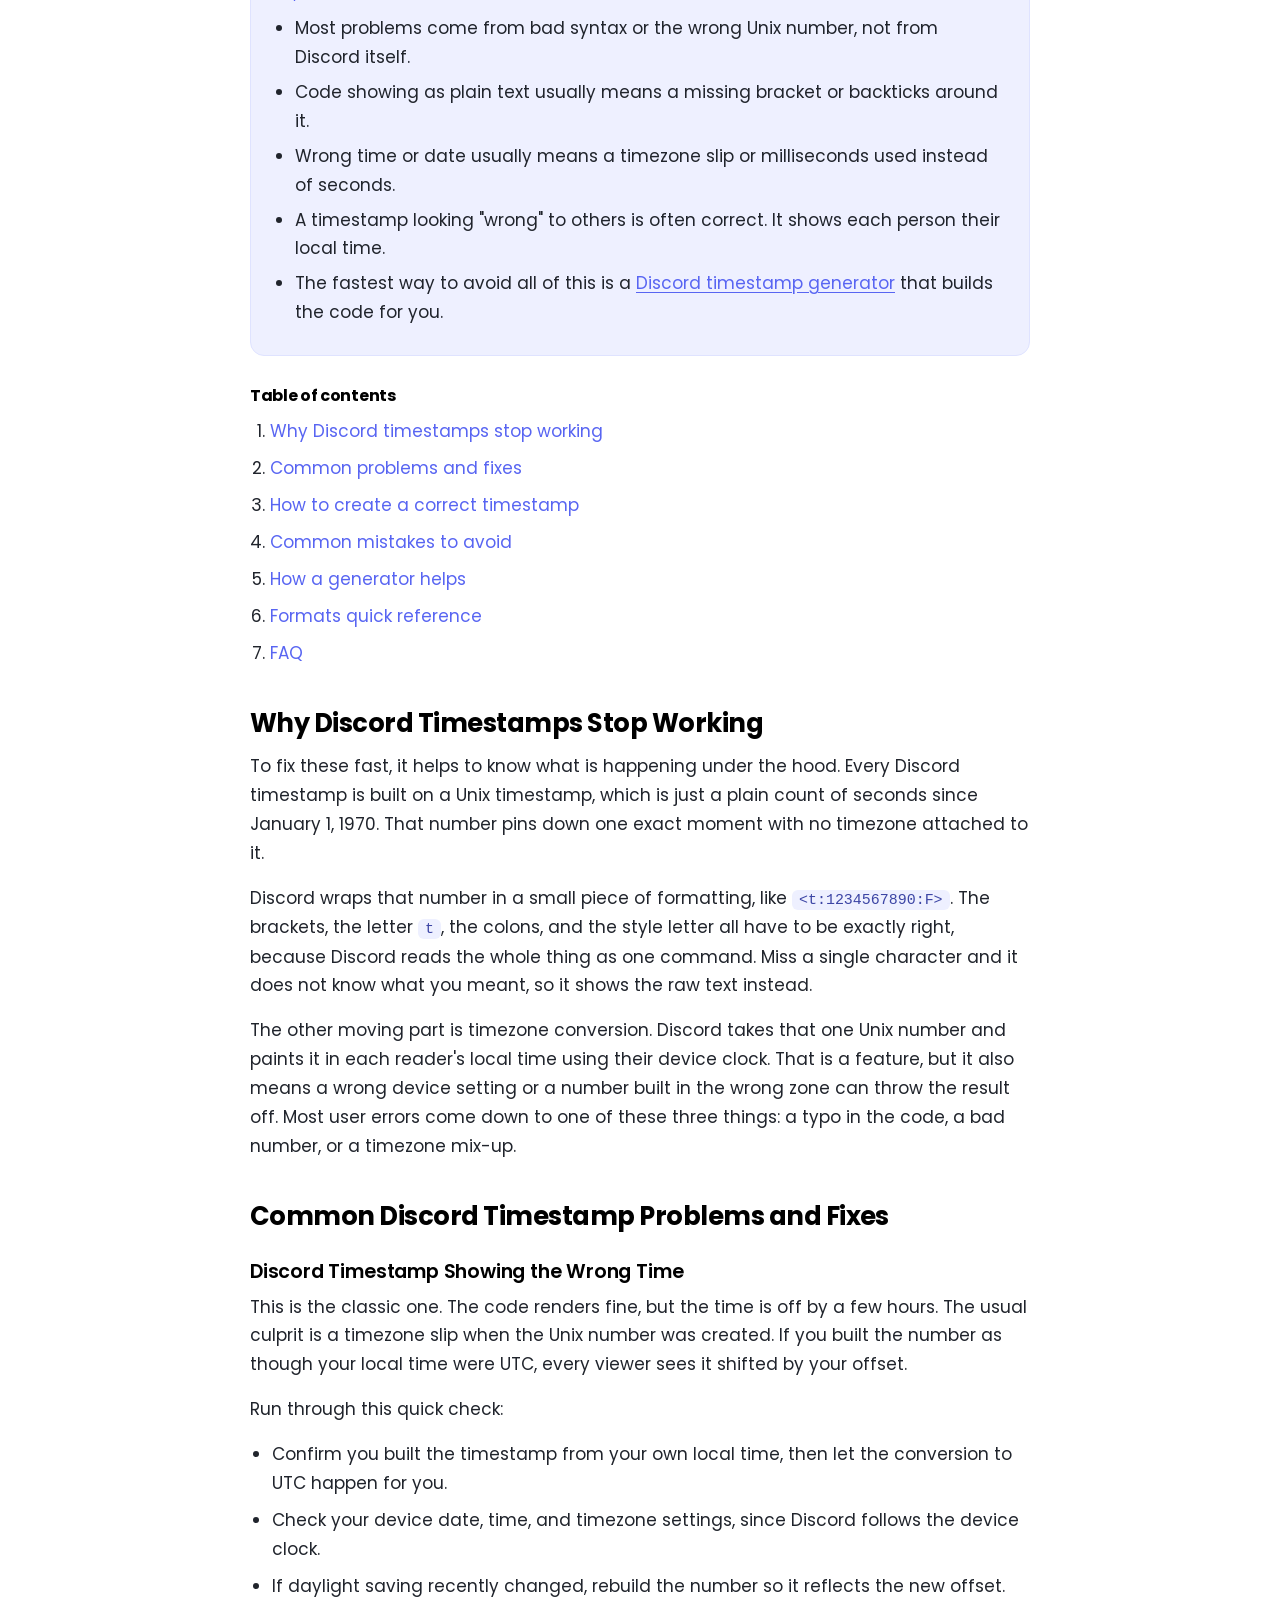
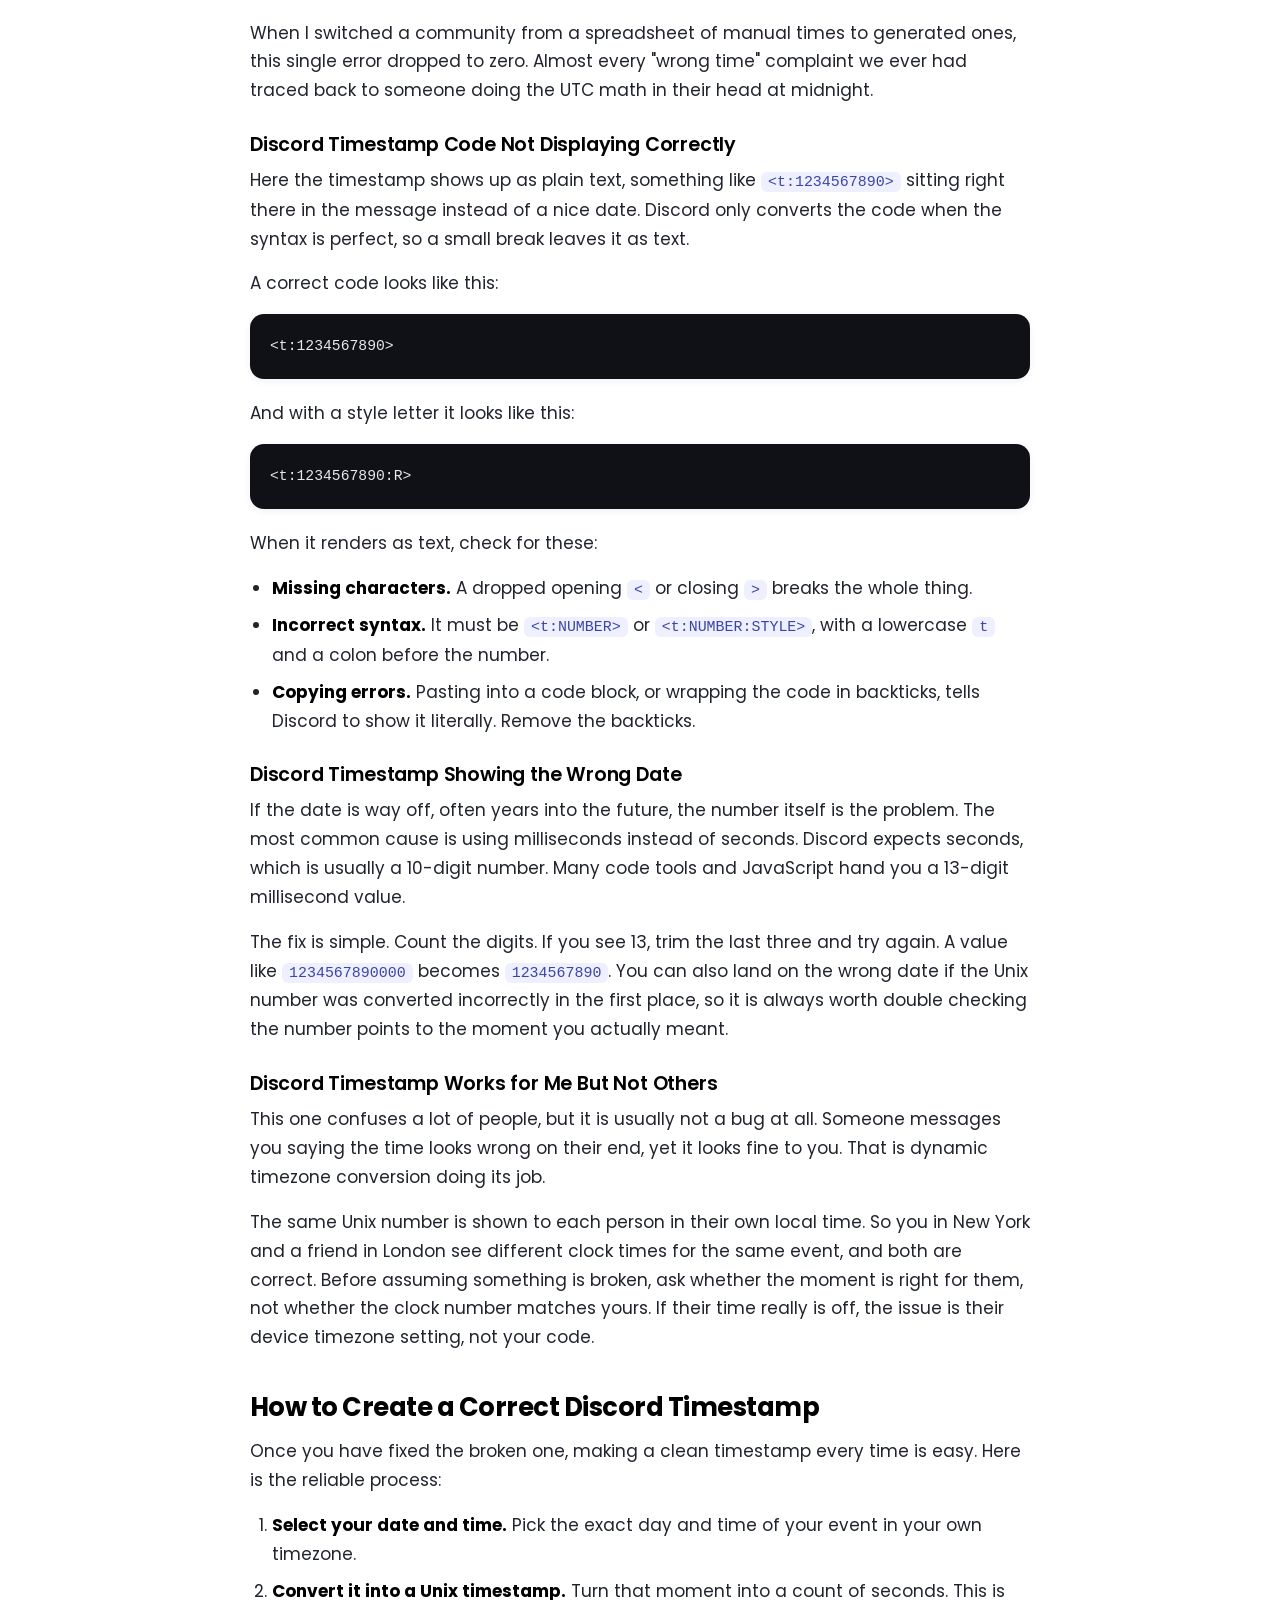
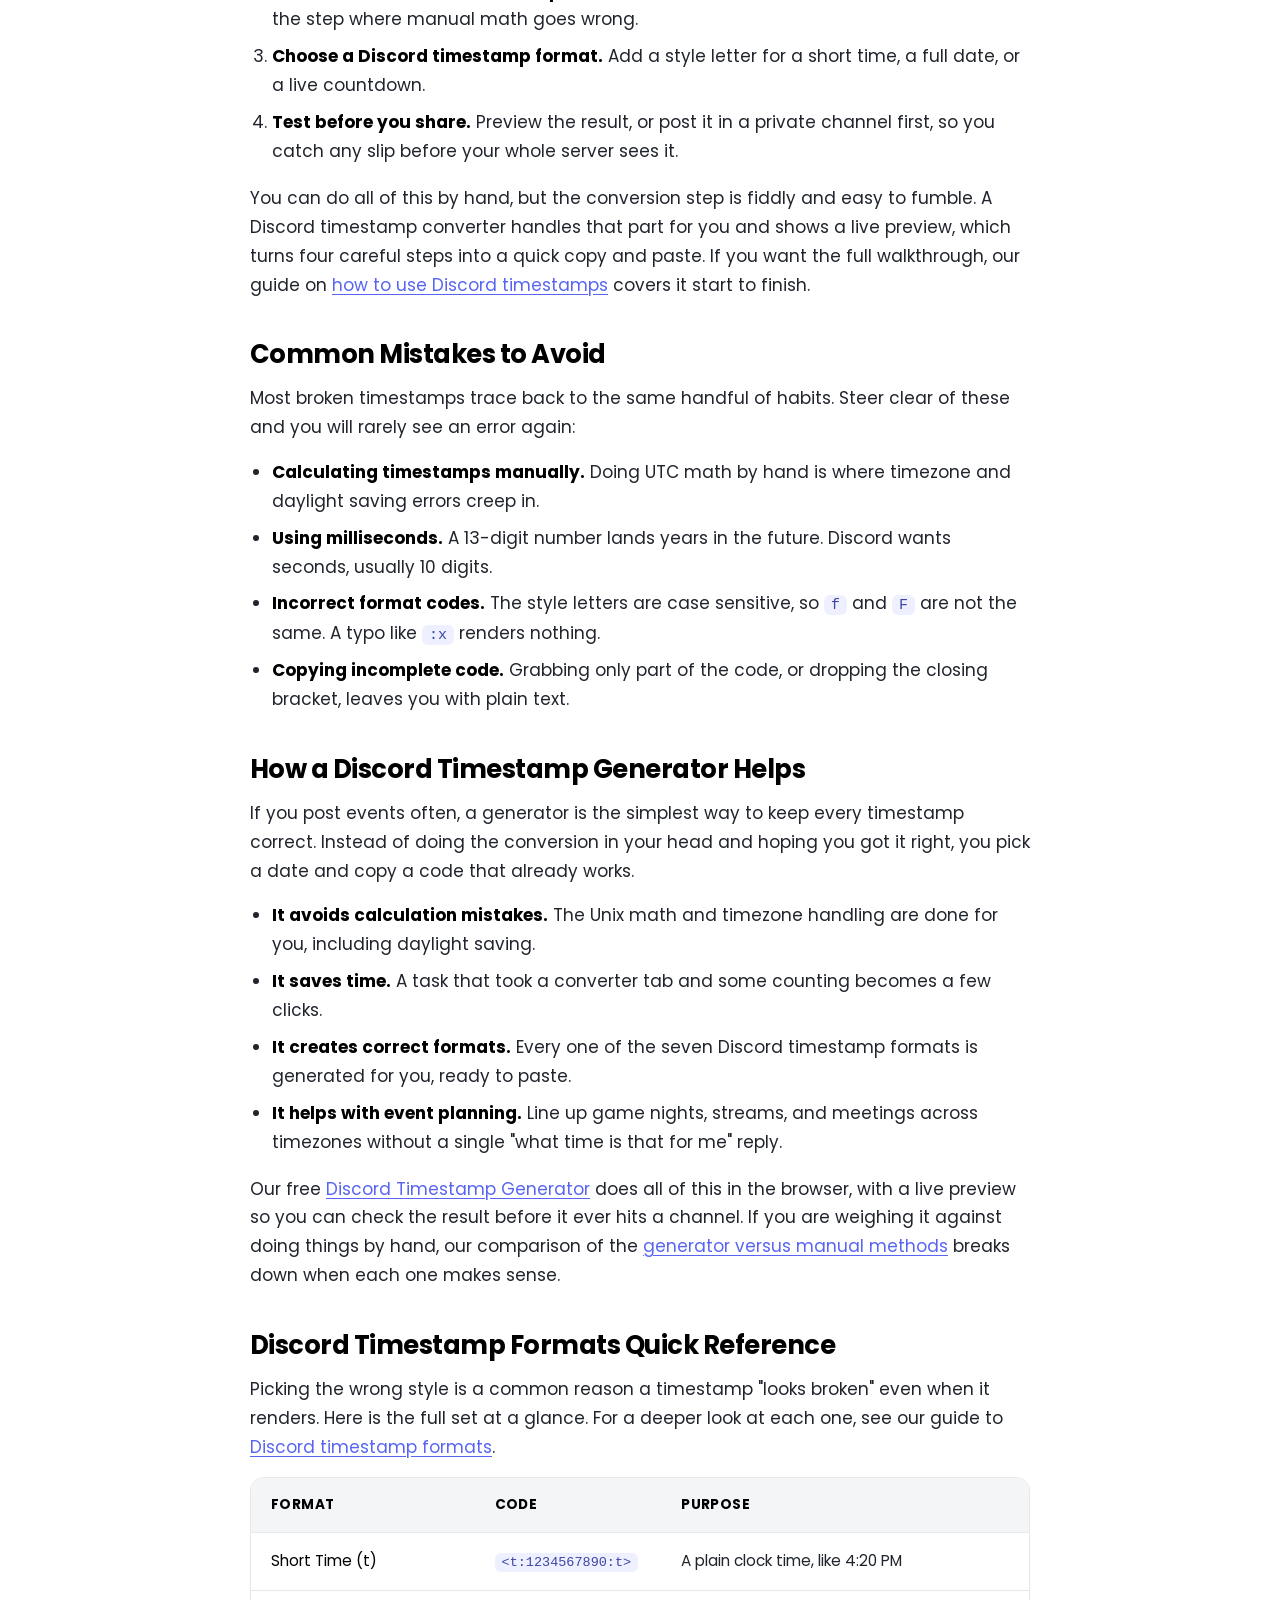
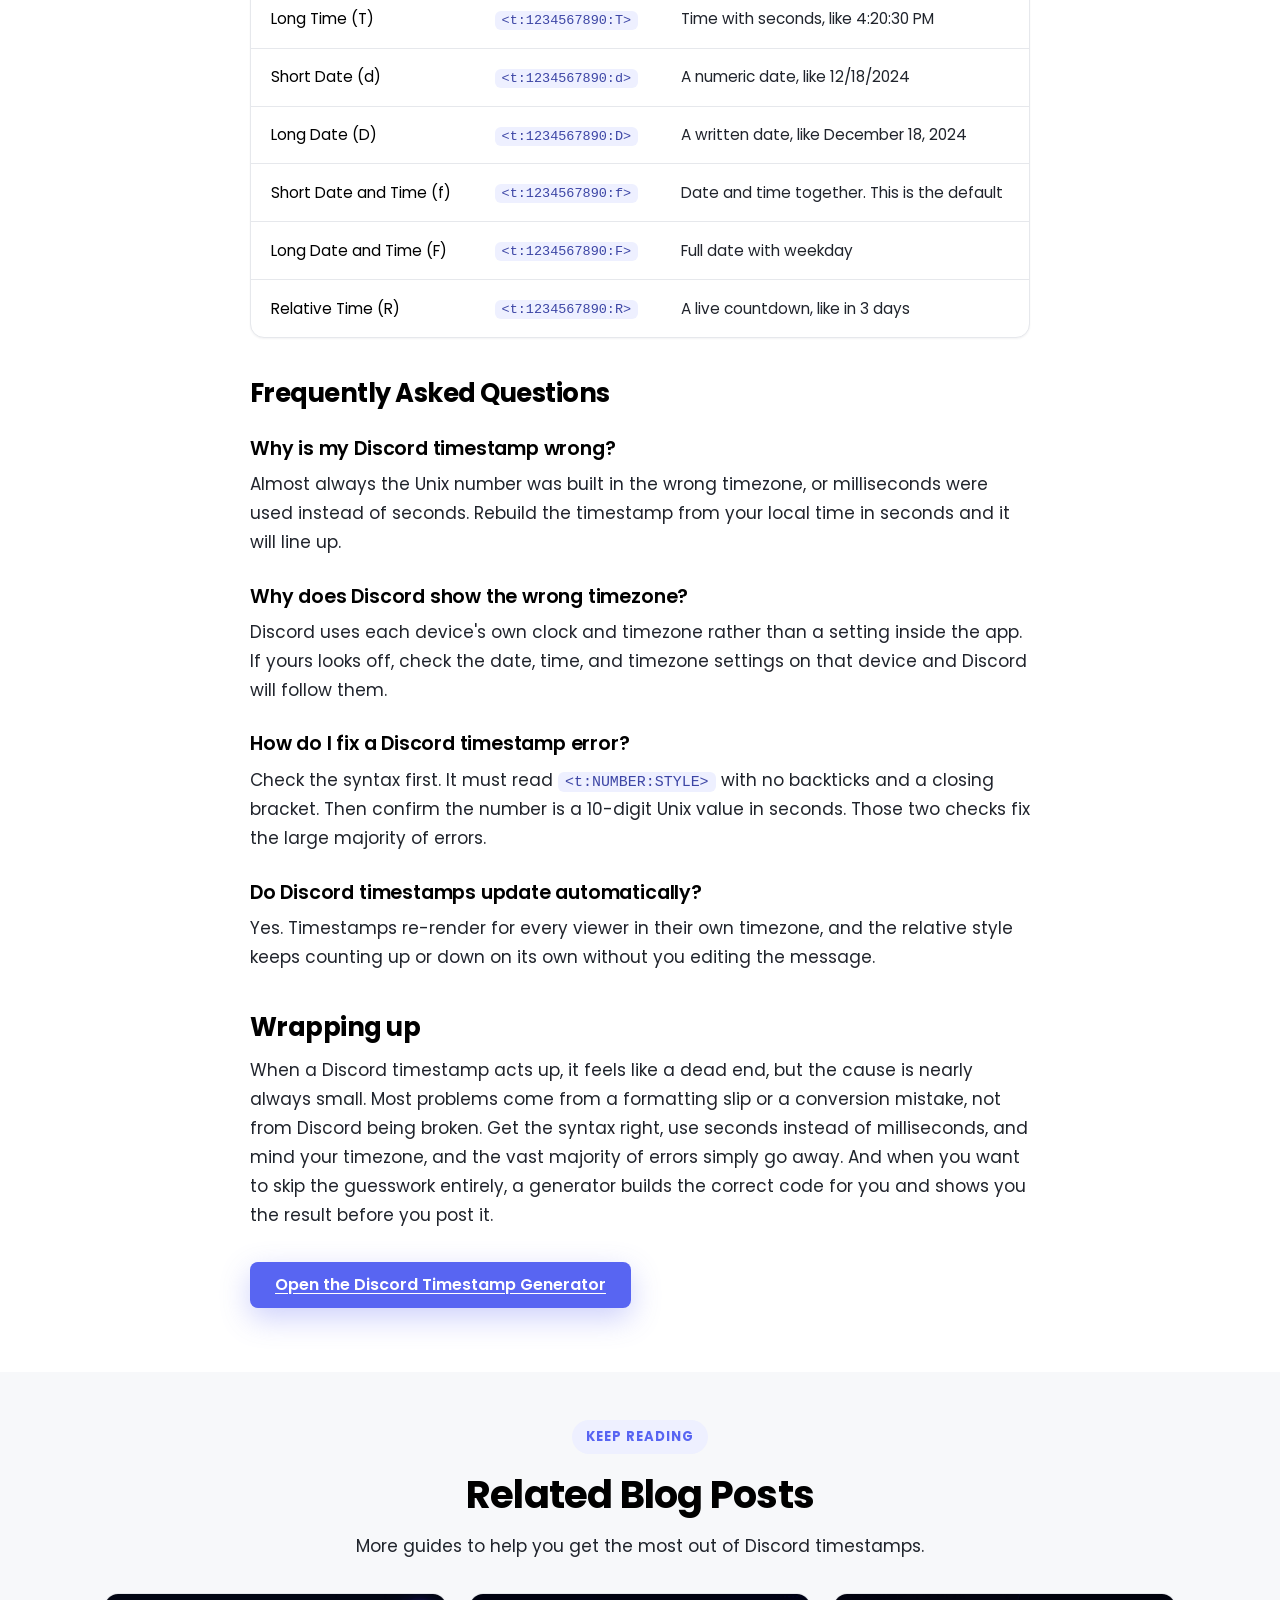
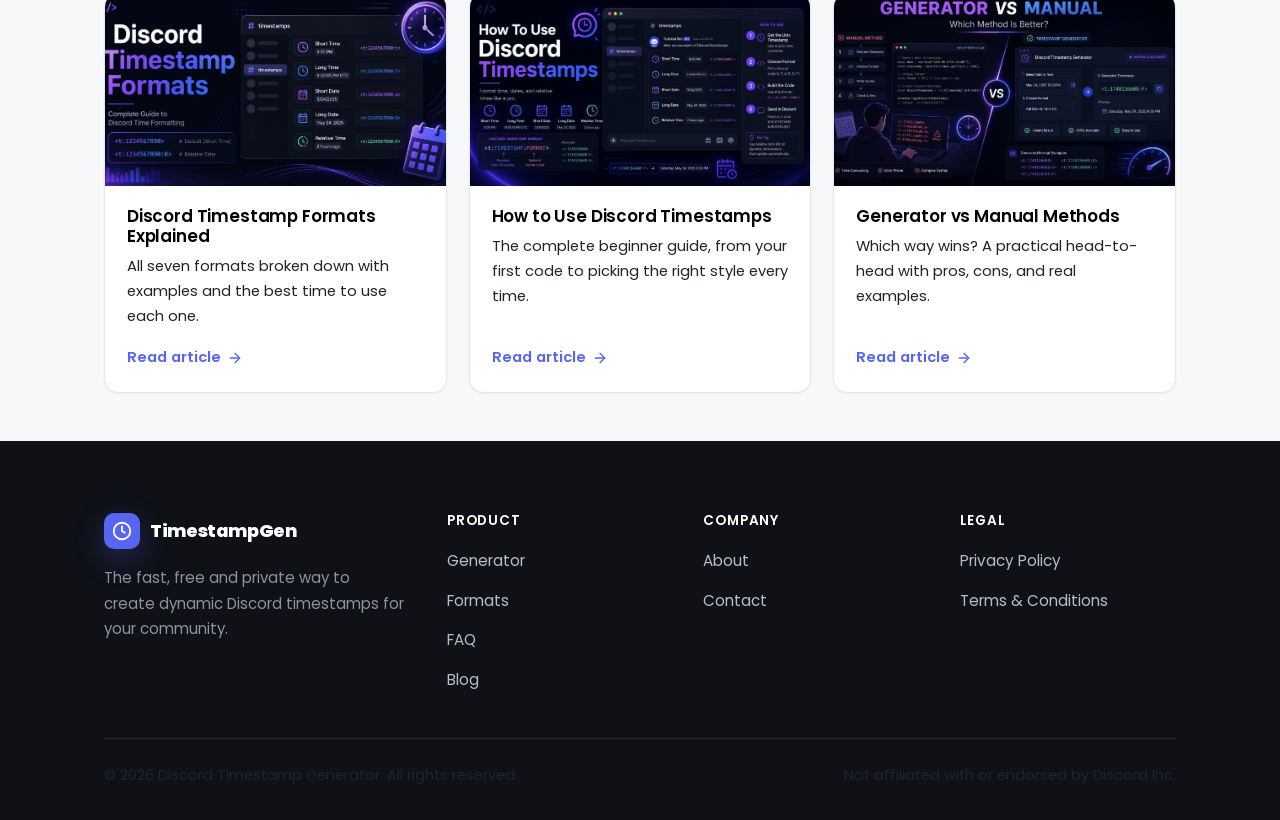
<file: blog/discord-timestamp-not-working.html>
<!DOCTYPE html>
<html lang="en">
<head>
  <meta charset="UTF-8" />
  <meta name="viewport" content="width=device-width, initial-scale=1.0" />

  <!-- ===== SEO METADATA ===== -->
  <title>How to Fix Discord Timestamp Not Working (Errors and Solutions)</title>
  <meta name="description" content="Discord timestamp not working? Learn why timestamps show the wrong time or date, why codes fail to render, and the simple fixes that solve each problem fast." />
  <meta name="robots" content="index, follow" />
  <link rel="canonical" href="https://dctimestampgen.com/blog/discord-timestamp-not-working.html" />

  <!-- Open Graph -->
  <meta property="og:type" content="article" />
  <meta property="og:site_name" content="Discord Timestamp Generator" />
  <meta property="og:title" content="How to Fix Discord Timestamp Not Working (Errors and Solutions)" />
  <meta property="og:description" content="A practical troubleshooting guide for broken Discord timestamps, covering wrong times, wrong dates, codes that show as plain text, and how to fix each one." />
  <meta property="og:url" content="https://dctimestampgen.com/blog/discord-timestamp-not-working.html" />
  <meta property="og:image" content="https://dctimestampgen.com/assets/images/discord-timestamp-not-working.png" />
  <meta property="og:image:width" content="1200" />
  <meta property="og:image:height" content="675" />
  <meta property="og:image:type" content="image/png" />

  <!-- Twitter Card -->
  <meta name="twitter:card" content="summary_large_image" />
  <meta name="twitter:title" content="How to Fix Discord Timestamp Not Working (Errors and Solutions)" />
  <meta name="twitter:description" content="Wrong time, wrong date, or a code that will not render? Here are the common Discord timestamp errors and how to fix them." />
  <meta name="twitter:image" content="https://dctimestampgen.com/assets/images/discord-timestamp-not-working.png" />

  <meta name="theme-color" content="#5865f2" />
  <link rel="icon" type="image/svg+xml" href="../assets/icons/favicon.svg" />
  <link rel="apple-touch-icon" href="../assets/icons/favicon.svg" />
  <link rel="preconnect" href="https://fonts.googleapis.com" />
  <link rel="preconnect" href="https://fonts.gstatic.com" crossorigin />
  <link rel="stylesheet" href="https://fonts.googleapis.com/css2?family=Poppins:wght@400;500;600;700&display=swap" />
  <link rel="stylesheet" href="../css/style.css" />

<script type="text/javascript">

    (function(c,l,a,r,i,t,y){

        c[a]=c[a]||function(){(c[a].q=c[a].q||[]).push(arguments)};

        t=l.createElement(r);t.async=1;t.src="https://www.clarity.ms/tag/"+i;

        y=l.getElementsByTagName(r)[0];y.parentNode.insertBefore(t,y);

    })(window, document, "clarity", "script", "xp9bzx0un9");

</script>



<!-- Google tag (gtag.js) -->

<script async src="https://www.googletagmanager.com/gtag/js?id=G-DQJPMVJJCT"></script>

<script>

  window.dataLayer = window.dataLayer || [];

  function gtag(){dataLayer.push(arguments);}

  gtag('js', new Date());



  gtag('config', 'G-DQJPMVJJCT');

</script>

  
  <!-- ===== JSON-LD: Article ===== -->
  <script type="application/ld+json">
  {
    "@context": "https://schema.org",
    "@type": "BlogPosting",
    "image": "https://dctimestampgen.com/assets/images/discord-timestamp-not-working.png",
    "headline": "How to Fix Discord Timestamp Not Working? Common Errors and Solutions",
    "description": "A practical troubleshooting guide for broken Discord timestamps, covering wrong times, wrong dates, codes that show as plain text, and how to fix each one.",
    "author": {
      "@type": "Organization",
      "name": "Discord Timestamp Generator",
      "url": "https://dctimestampgen.com/about.html"
    },
    "publisher": {
      "@type": "Organization",
      "name": "Discord Timestamp Generator",
      "logo": {
        "@type": "ImageObject",
        "url": "https://dctimestampgen.com/assets/icons/favicon.svg"
      }
    },
    "datePublished": "2026-07-16",
    "dateModified": "2026-07-16",
    "mainEntityOfPage": {
      "@type": "WebPage",
      "@id": "https://dctimestampgen.com/blog/discord-timestamp-not-working.html"
    },
    "articleSection": "Guides",
    "keywords": "Discord timestamp not working, Discord timestamp error, Discord timestamp wrong time, Discord timestamp showing wrong date, Discord Unix timestamp"
  }
  </script>

  <!-- ===== JSON-LD: BreadcrumbList ===== -->
  <script type="application/ld+json">
  {
    "@context": "https://schema.org",
    "@type": "BreadcrumbList",
    "itemListElement": [
      { "@type": "ListItem", "position": 1, "name": "Home", "item": "https://dctimestampgen.com/" },
      { "@type": "ListItem", "position": 2, "name": "Blog", "item": "https://dctimestampgen.com/blog.html" },
      { "@type": "ListItem", "position": 3, "name": "How to Fix Discord Timestamp Not Working", "item": "https://dctimestampgen.com/blog/discord-timestamp-not-working.html" }
    ]
  }
  </script>

  <!-- ===== JSON-LD: FAQPage ===== -->
  <script type="application/ld+json">
  {
    "@context": "https://schema.org",
    "@type": "FAQPage",
    "mainEntity": [
      {
        "@type": "Question",
        "name": "Why is my Discord timestamp wrong?",
        "acceptedAnswer": {
          "@type": "Answer",
          "text": "Almost always the Unix number was built in the wrong timezone, or milliseconds were used instead of seconds. Rebuild the timestamp from your local time in seconds and it will line up."
        }
      },
      {
        "@type": "Question",
        "name": "Why does Discord show the wrong timezone?",
        "acceptedAnswer": {
          "@type": "Answer",
          "text": "Discord uses each device's own clock and timezone. If yours looks off, check the date, time, and timezone settings on that device, since Discord follows them rather than a setting inside the app."
        }
      },
      {
        "@type": "Question",
        "name": "How do I fix a Discord timestamp error?",
        "acceptedAnswer": {
          "@type": "Answer",
          "text": "Check the syntax first. It must read <t:NUMBER:STYLE> with no backticks and a closing bracket. Then confirm the number is a 10-digit Unix value in seconds. Those two checks fix the large majority of errors."
        }
      },
      {
        "@type": "Question",
        "name": "Do Discord timestamps update automatically?",
        "acceptedAnswer": {
          "@type": "Answer",
          "text": "Yes. Timestamps re-render for every viewer in their own timezone, and the relative style keeps counting up or down on its own without you editing the message."
        }
      }
    ]
  }
  </script>
</head>
<body>
  <a class="skip-link" href="#main">Skip to content</a>

  <!-- ===== SHARED HEADER ===== -->
  <header class="site-header">
    <div class="container">
      <nav class="nav" aria-label="Primary">
        <a class="brand" href="/" aria-label="Discord Timestamp Generator home">
          <span class="brand__mark" aria-hidden="true">
            <svg viewBox="0 0 24 24" fill="none" stroke="#fff" stroke-width="2" stroke-linecap="round" stroke-linejoin="round"><circle cx="12" cy="12" r="9"></circle><polyline points="12 7 12 12 15 14"></polyline></svg>
          </span>
          <span>Timestamp<span style="color:var(--blurple)">Gen</span></span>
        </a>
        <ul class="nav__menu" id="primary-menu" data-nav-menu>
          <li><a class="nav__link" href="/">Home</a></li>
          <li><a class="nav__link" href="../about.html">About</a></li>
          <li><a class="nav__link" href="../blog.html" aria-current="page">Blog</a></li>
          <li><a class="nav__link" href="../contact.html">Contact</a></li>
          <li><a class="nav__link" href="../privacy-policy.html">Privacy Policy</a></li>
          <li><a class="nav__link" href="../terms-and-conditions.html">Terms</a></li>
        </ul>
        <div class="nav__actions">
          <a class="btn btn--primary nav__cta" href="/#tool">Open the Tool</a>
          <button class="nav__toggle" type="button" data-nav-toggle aria-expanded="false" aria-controls="primary-menu" aria-label="Toggle navigation menu">
            <svg class="icon-open" viewBox="0 0 24 24" fill="none" stroke="currentColor" stroke-width="2" stroke-linecap="round"><line x1="3" y1="6" x2="21" y2="6"></line><line x1="3" y1="12" x2="21" y2="12"></line><line x1="3" y1="18" x2="21" y2="18"></line></svg>
            <svg class="icon-close" viewBox="0 0 24 24" fill="none" stroke="currentColor" stroke-width="2" stroke-linecap="round"><line x1="18" y1="6" x2="6" y2="18"></line><line x1="6" y1="6" x2="18" y2="18"></line></svg>
          </button>
        </div>
      </nav>
    </div>
  </header>

  <!-- ===== ARTICLE ===== -->
  <main id="main">
    <article class="section">
      <div class="container">
        <div class="prose">

          <!-- Breadcrumb -->
          <nav class="breadcrumb" aria-label="Breadcrumb">
            <ol>
              <li><a href="/">Home</a></li>
              <li><a href="../blog.html">Blog</a></li>
              <li aria-current="page">How to Fix Discord Timestamp Not Working</li>
            </ol>
          </nav>

          <!-- H1 -->
          <h1>How to Fix Discord Timestamp Not Working? Common Errors and Solutions</h1>

          <div class="article-meta">
            <span>Updated July 16, 2026</span>
            <span class="dot">&bull;</span>
            <span>8 min read</span>
            <span class="dot">&bull;</span>
            <span>By the TimestampGen team</span>
          </div>

          <figure class="article-figure">
            <img src="../assets/images/discord-timestamp-not-working.png" width="1200" height="630" fetchpriority="high" alt="How to fix a Discord timestamp that is not working" />
          </figure>

          <!-- Introduction -->
          <p>
            You post a clean event time, hit send, and instead of a tidy date you get a chunk of raw code or, worse, a
            time that is flat out wrong. If your Discord timestamp not working has you scratching your head, you are in
            good company. It is one of those small problems that feels bigger than it is, mostly because it happens right
            when you are trying to look organized in front of your server.
          </p>
          <p>
            Here is the good news. Broken timestamps almost never mean something is wrong with Discord. Nine times out of
            ten it is a tiny slip in the code or the number behind it, and each slip has a quick fix. Once you know what
            to look for, you will spot the cause in seconds.
          </p>
          <p>
            When they work, Discord timestamps are one of the handiest features in the app. They show the right local
            time to every member, they can count down to an event on their own, and they save you from posting a wall of
            "8 PM EST / 5 PM PST / 1 AM GMT." That is exactly why a broken one stings. You lose all of that in a single
            unreadable line.
          </p>
          <p>
            In this guide we will walk through why timestamps stop working, the most common errors you will run into,
            and the exact steps to fix each one. By the end you will know how to repair a bad timestamp and how to make
            sure the next one lands right the first time.
          </p>

          <!-- TL;DR -->
          <div class="callout">
            <h2>TL;DR</h2>
            <ul>
              <li>Most problems come from bad syntax or the wrong Unix number, not from Discord itself.</li>
              <li>Code showing as plain text usually means a missing bracket or backticks around it.</li>
              <li>Wrong time or date usually means a timezone slip or milliseconds used instead of seconds.</li>
              <li>A timestamp looking "wrong" to others is often correct. It shows each person their local time.</li>
              <li>The fastest way to avoid all of this is a <a href="/">Discord timestamp generator</a> that builds the code for you.</li>
            </ul>
          </div>

          <!-- TOC -->
          <nav class="toc" aria-label="Table of contents">
            <h2>Table of contents</h2>
            <ol>
              <li><a href="#why">Why Discord timestamps stop working</a></li>
              <li><a href="#problems">Common problems and fixes</a></li>
              <li><a href="#correct">How to create a correct timestamp</a></li>
              <li><a href="#mistakes">Common mistakes to avoid</a></li>
              <li><a href="#generator">How a generator helps</a></li>
              <li><a href="#reference">Formats quick reference</a></li>
              <li><a href="#faq">FAQ</a></li>
            </ol>
          </nav>

          <!-- Why -->
          <h2 id="why">Why Discord Timestamps Stop Working</h2>
          <p>
            To fix these fast, it helps to know what is happening under the hood. Every Discord timestamp is built on a
            Unix timestamp, which is just a plain count of seconds since January 1, 1970. That number pins down one exact
            moment with no timezone attached to it.
          </p>
          <p>
            Discord wraps that number in a small piece of formatting, like <code>&lt;t:1234567890:F&gt;</code>. The
            brackets, the letter <code>t</code>, the colons, and the style letter all have to be exactly right, because
            Discord reads the whole thing as one command. Miss a single character and it does not know what you meant, so
            it shows the raw text instead.
          </p>
          <p>
            The other moving part is timezone conversion. Discord takes that one Unix number and paints it in each
            reader's local time using their device clock. That is a feature, but it also means a wrong device setting or
            a number built in the wrong zone can throw the result off. Most user errors come down to one of these three
            things: a typo in the code, a bad number, or a timezone mix-up.
          </p>

          <!-- Problems -->
          <h2 id="problems">Common Discord Timestamp Problems and Fixes</h2>

          <h3>Discord Timestamp Showing the Wrong Time</h3>
          <p>
            This is the classic one. The code renders fine, but the time is off by a few hours. The usual culprit is a
            timezone slip when the Unix number was created. If you built the number as though your local time were UTC,
            every viewer sees it shifted by your offset.
          </p>
          <p>
            Run through this quick check:
          </p>
          <ul>
            <li>Confirm you built the timestamp from your own local time, then let the conversion to UTC happen for you.</li>
            <li>Check your device date, time, and timezone settings, since Discord follows the device clock.</li>
            <li>If daylight saving recently changed, rebuild the number so it reflects the new offset.</li>
          </ul>
          <p>
            When I switched a community from a spreadsheet of manual times to generated ones, this single error dropped
            to zero. Almost every "wrong time" complaint we ever had traced back to someone doing the UTC math in their
            head at midnight.
          </p>

          <h3>Discord Timestamp Code Not Displaying Correctly</h3>
          <p>
            Here the timestamp shows up as plain text, something like <code>&lt;t:1234567890&gt;</code> sitting right
            there in the message instead of a nice date. Discord only converts the code when the syntax is perfect, so a
            small break leaves it as text.
          </p>
          <p>
            A correct code looks like this:
          </p>
          <pre><code>&lt;t:1234567890&gt;</code></pre>
          <p>
            And with a style letter it looks like this:
          </p>
          <pre><code>&lt;t:1234567890:R&gt;</code></pre>
          <p>
            When it renders as text, check for these:
          </p>
          <ul>
            <li><strong>Missing characters.</strong> A dropped opening <code>&lt;</code> or closing <code>&gt;</code> breaks the whole thing.</li>
            <li><strong>Incorrect syntax.</strong> It must be <code>&lt;t:NUMBER&gt;</code> or <code>&lt;t:NUMBER:STYLE&gt;</code>, with a lowercase <code>t</code> and a colon before the number.</li>
            <li><strong>Copying errors.</strong> Pasting into a code block, or wrapping the code in backticks, tells Discord to show it literally. Remove the backticks.</li>
          </ul>

          <h3>Discord Timestamp Showing the Wrong Date</h3>
          <p>
            If the date is way off, often years into the future, the number itself is the problem. The most common cause
            is using milliseconds instead of seconds. Discord expects seconds, which is usually a 10-digit number. Many
            code tools and JavaScript hand you a 13-digit millisecond value.
          </p>
          <p>
            The fix is simple. Count the digits. If you see 13, trim the last three and try again. A value like
            <code>1234567890000</code> becomes <code>1234567890</code>. You can also land on the wrong date if the Unix
            number was converted incorrectly in the first place, so it is always worth double checking the number points
            to the moment you actually meant.
          </p>

          <h3>Discord Timestamp Works for Me But Not Others</h3>
          <p>
            This one confuses a lot of people, but it is usually not a bug at all. Someone messages you saying the time
            looks wrong on their end, yet it looks fine to you. That is dynamic timezone conversion doing its job.
          </p>
          <p>
            The same Unix number is shown to each person in their own local time. So you in New York and a friend in
            London see different clock times for the same event, and both are correct. Before assuming something is
            broken, ask whether the moment is right for them, not whether the clock number matches yours. If their time
            really is off, the issue is their device timezone setting, not your code.
          </p>

          <!-- Correct -->
          <h2 id="correct">How to Create a Correct Discord Timestamp</h2>
          <p>
            Once you have fixed the broken one, making a clean timestamp every time is easy. Here is the reliable
            process:
          </p>
          <ol>
            <li><strong>Select your date and time.</strong> Pick the exact day and time of your event in your own timezone.</li>
            <li><strong>Convert it into a Unix timestamp.</strong> Turn that moment into a count of seconds. This is the step where manual math goes wrong.</li>
            <li><strong>Choose a Discord timestamp format.</strong> Add a style letter for a short time, a full date, or a live countdown.</li>
            <li><strong>Test before you share.</strong> Preview the result, or post it in a private channel first, so you catch any slip before your whole server sees it.</li>
          </ol>
          <p>
            You can do all of this by hand, but the conversion step is fiddly and easy to fumble. A Discord timestamp
            converter handles that part for you and shows a live preview, which turns four careful steps into a quick
            copy and paste. If you want the full walkthrough, our guide on
            <a href="how-to-use-discord-timestamps.html">how to use Discord timestamps</a> covers it start to finish.
          </p>

          <!-- Mistakes -->
          <h2 id="mistakes">Common Mistakes to Avoid</h2>
          <p>
            Most broken timestamps trace back to the same handful of habits. Steer clear of these and you will rarely see
            an error again:
          </p>
          <ul>
            <li><strong>Calculating timestamps manually.</strong> Doing UTC math by hand is where timezone and daylight saving errors creep in.</li>
            <li><strong>Using milliseconds.</strong> A 13-digit number lands years in the future. Discord wants seconds, usually 10 digits.</li>
            <li><strong>Incorrect format codes.</strong> The style letters are case sensitive, so <code>f</code> and <code>F</code> are not the same. A typo like <code>:x</code> renders nothing.</li>
            <li><strong>Copying incomplete code.</strong> Grabbing only part of the code, or dropping the closing bracket, leaves you with plain text.</li>
          </ul>

          <!-- Generator -->
          <h2 id="generator">How a Discord Timestamp Generator Helps</h2>
          <p>
            If you post events often, a generator is the simplest way to keep every timestamp correct. Instead of doing
            the conversion in your head and hoping you got it right, you pick a date and copy a code that already works.
          </p>
          <ul>
            <li><strong>It avoids calculation mistakes.</strong> The Unix math and timezone handling are done for you, including daylight saving.</li>
            <li><strong>It saves time.</strong> A task that took a converter tab and some counting becomes a few clicks.</li>
            <li><strong>It creates correct formats.</strong> Every one of the seven Discord timestamp formats is generated for you, ready to paste.</li>
            <li><strong>It helps with event planning.</strong> Line up game nights, streams, and meetings across timezones without a single "what time is that for me" reply.</li>
          </ul>
          <p>
            Our free <a href="/">Discord Timestamp Generator</a> does all of this in the browser, with a live preview so
            you can check the result before it ever hits a channel. If you are weighing it against doing things by hand,
            our comparison of the
            <a href="discord-timestamp-generator-vs-manual.html">generator versus manual methods</a> breaks down when
            each one makes sense.
          </p>

          <!-- Reference -->
          <h2 id="reference">Discord Timestamp Formats Quick Reference</h2>
          <p>
            Picking the wrong style is a common reason a timestamp "looks broken" even when it renders. Here is the full
            set at a glance. For a deeper look at each one, see our guide to
            <a href="discord-timestamp-formats.html">Discord timestamp formats</a>.
          </p>

          <div class="table-wrap">
            <table class="formats">
              <thead>
                <tr>
                  <th scope="col">Format</th>
                  <th scope="col">Code</th>
                  <th scope="col">Purpose</th>
                </tr>
              </thead>
              <tbody>
                <tr><td>Short Time (t)</td><td><code>&lt;t:1234567890:t&gt;</code></td><td class="example">A plain clock time, like 4:20 PM</td></tr>
                <tr><td>Long Time (T)</td><td><code>&lt;t:1234567890:T&gt;</code></td><td class="example">Time with seconds, like 4:20:30 PM</td></tr>
                <tr><td>Short Date (d)</td><td><code>&lt;t:1234567890:d&gt;</code></td><td class="example">A numeric date, like 12/18/2024</td></tr>
                <tr><td>Long Date (D)</td><td><code>&lt;t:1234567890:D&gt;</code></td><td class="example">A written date, like December 18, 2024</td></tr>
                <tr><td>Short Date and Time (f)</td><td><code>&lt;t:1234567890:f&gt;</code></td><td class="example">Date and time together. This is the default</td></tr>
                <tr><td>Long Date and Time (F)</td><td><code>&lt;t:1234567890:F&gt;</code></td><td class="example">Full date with weekday</td></tr>
                <tr><td>Relative Time (R)</td><td><code>&lt;t:1234567890:R&gt;</code></td><td class="example">A live countdown, like in 3 days</td></tr>
              </tbody>
            </table>
          </div>

          <!-- FAQ -->
          <h2 id="faq">Frequently Asked Questions</h2>

          <h3>Why is my Discord timestamp wrong?</h3>
          <p>
            Almost always the Unix number was built in the wrong timezone, or milliseconds were used instead of seconds.
            Rebuild the timestamp from your local time in seconds and it will line up.
          </p>

          <h3>Why does Discord show the wrong timezone?</h3>
          <p>
            Discord uses each device's own clock and timezone rather than a setting inside the app. If yours looks off,
            check the date, time, and timezone settings on that device and Discord will follow them.
          </p>

          <h3>How do I fix a Discord timestamp error?</h3>
          <p>
            Check the syntax first. It must read <code>&lt;t:NUMBER:STYLE&gt;</code> with no backticks and a closing
            bracket. Then confirm the number is a 10-digit Unix value in seconds. Those two checks fix the large majority
            of errors.
          </p>

          <h3>Do Discord timestamps update automatically?</h3>
          <p>
            Yes. Timestamps re-render for every viewer in their own timezone, and the relative style keeps counting up or
            down on its own without you editing the message.
          </p>

          <!-- Conclusion -->
          <h2 id="conclusion">Wrapping up</h2>
          <p>
            When a Discord timestamp acts up, it feels like a dead end, but the cause is nearly always small. Most
            problems come from a formatting slip or a conversion mistake, not from Discord being broken. Get the syntax
            right, use seconds instead of milliseconds, and mind your timezone, and the vast majority of errors simply go
            away. And when you want to skip the guesswork entirely, a generator builds the correct code for you and shows
            you the result before you post it.
          </p>

          <p style="margin-top:32px">
            <a class="btn btn--primary" href="/">Open the Discord Timestamp Generator</a>
          </p>
        </div>
      </div>
    </article>

    <!-- ===== RELATED BLOG POSTS ===== -->
    <section class="section section--subtle" aria-labelledby="related-title">
      <div class="container">
        <div class="section-head">
          <span class="eyebrow">Keep reading</span>
          <h2 id="related-title">Related Blog Posts</h2>
          <p>More guides to help you get the most out of Discord timestamps.</p>
        </div>
        <div class="grid grid--3">
          <a class="card post-card" href="discord-timestamp-formats.html">
            <div class="post-card__media"><img src="../assets/images/discord-timestamp-formats.png" alt="Discord timestamp formats guide" loading="lazy" width="1200" height="675" /></div>
            <h3>Discord Timestamp Formats Explained</h3>
            <p>All seven formats broken down with examples and the best time to use each one.</p>
            <span class="post-card__link">Read article
              <svg viewBox="0 0 24 24" fill="none" stroke="currentColor" stroke-width="2" stroke-linecap="round" stroke-linejoin="round" aria-hidden="true"><line x1="5" y1="12" x2="19" y2="12"></line><polyline points="12 5 19 12 12 19"></polyline></svg>
            </span>
          </a>
          <a class="card post-card" href="how-to-use-discord-timestamps.html">
            <div class="post-card__media"><img src="../assets/images/How-to-use-Discord-timestamps.png" alt="How to use Discord timestamps guide" loading="lazy" width="1200" height="675" /></div>
            <h3>How to Use Discord Timestamps</h3>
            <p>The complete beginner guide, from your first code to picking the right style every time.</p>
            <span class="post-card__link">Read article
              <svg viewBox="0 0 24 24" fill="none" stroke="currentColor" stroke-width="2" stroke-linecap="round" stroke-linejoin="round" aria-hidden="true"><line x1="5" y1="12" x2="19" y2="12"></line><polyline points="12 5 19 12 12 19"></polyline></svg>
            </span>
          </a>
          <a class="card post-card" href="discord-timestamp-generator-vs-manual.html">
            <div class="post-card__media"><img src="../assets/images/generator-vs-manual.png" alt="Discord timestamp generator versus manual formatting" loading="lazy" width="1200" height="675" /></div>
            <h3>Generator vs Manual Methods</h3>
            <p>Which way wins? A practical head-to-head with pros, cons, and real examples.</p>
            <span class="post-card__link">Read article
              <svg viewBox="0 0 24 24" fill="none" stroke="currentColor" stroke-width="2" stroke-linecap="round" stroke-linejoin="round" aria-hidden="true"><line x1="5" y1="12" x2="19" y2="12"></line><polyline points="12 5 19 12 12 19"></polyline></svg>
            </span>
          </a>
        </div>
      </div>
    </section>
  </main>

  <!-- ===== SHARED FOOTER ===== -->
  <footer class="site-footer">
    <div class="container">
      <div class="footer__top">
        <div class="footer__brand">
          <a class="brand" href="/" aria-label="Discord Timestamp Generator home">
            <span class="brand__mark" aria-hidden="true">
              <svg viewBox="0 0 24 24" fill="none" stroke="#fff" stroke-width="2" stroke-linecap="round" stroke-linejoin="round"><circle cx="12" cy="12" r="9"></circle><polyline points="12 7 12 12 15 14"></polyline></svg>
            </span>
            <span style="color:#fff">TimestampGen</span>
          </a>
          <p>The fast, free and private way to create dynamic Discord timestamps for your community.</p>
        </div>
        <nav class="footer__col" aria-label="Product">
          <h3 class="footer__col-title">Product</h3>
          <ul>
            <li><a href="/#tool">Generator</a></li>
            <li><a href="/#formats">Formats</a></li>
            <li><a href="/#faq-title">FAQ</a></li>
            <li><a href="../blog.html">Blog</a></li>
          </ul>
        </nav>
        <nav class="footer__col" aria-label="Company">
          <h3 class="footer__col-title">Company</h3>
          <ul>
            <li><a href="../about.html">About</a></li>
            <li><a href="../contact.html">Contact</a></li>
          </ul>
        </nav>
        <nav class="footer__col" aria-label="Legal">
          <h3 class="footer__col-title">Legal</h3>
          <ul>
            <li><a href="../privacy-policy.html">Privacy Policy</a></li>
            <li><a href="../terms-and-conditions.html">Terms &amp; Conditions</a></li>
          </ul>
        </nav>
      </div>
      <div class="footer__bottom">
        <p>&copy; <span data-year>2026</span> Discord Timestamp Generator. All rights reserved.</p>
        <p>Not affiliated with or endorsed by Discord Inc.</p>
      </div>
    </div>
  </footer>

  <script src="../js/main.js" defer></script>
</body>
</html>
</file>
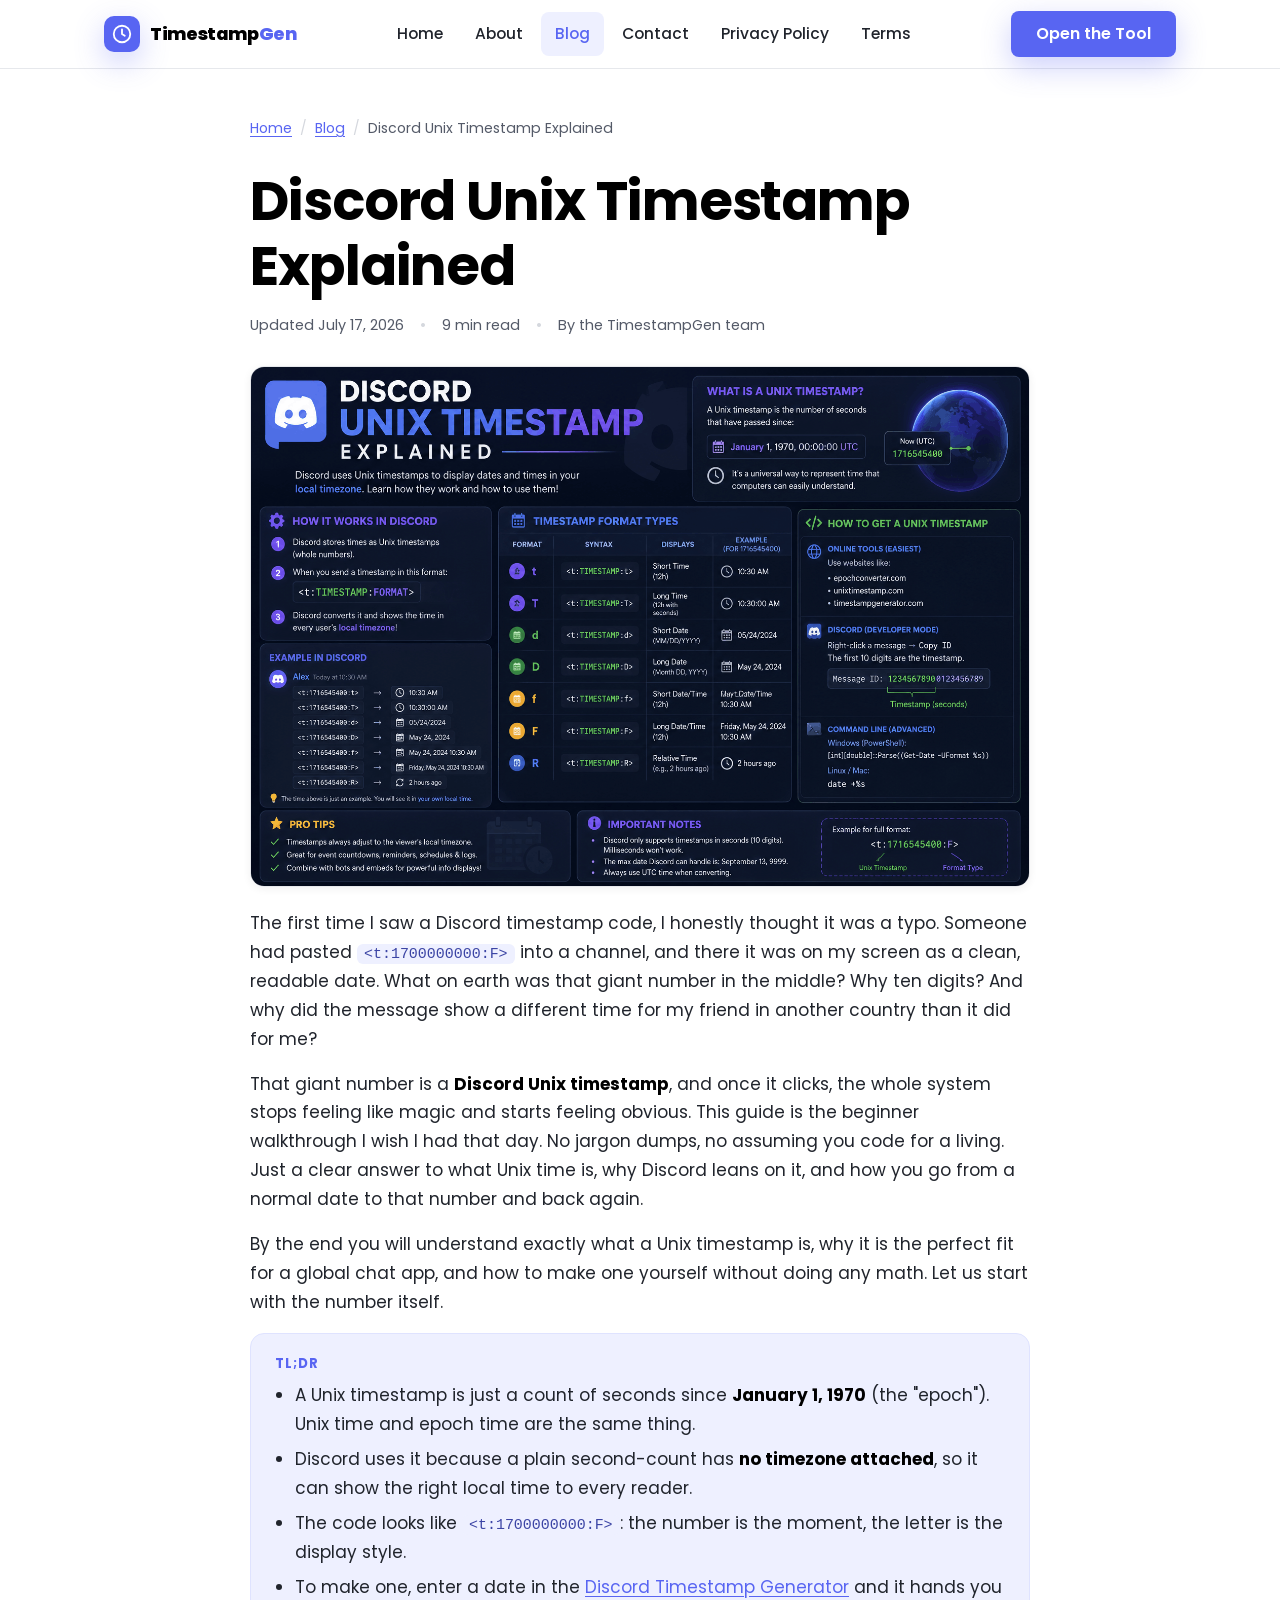
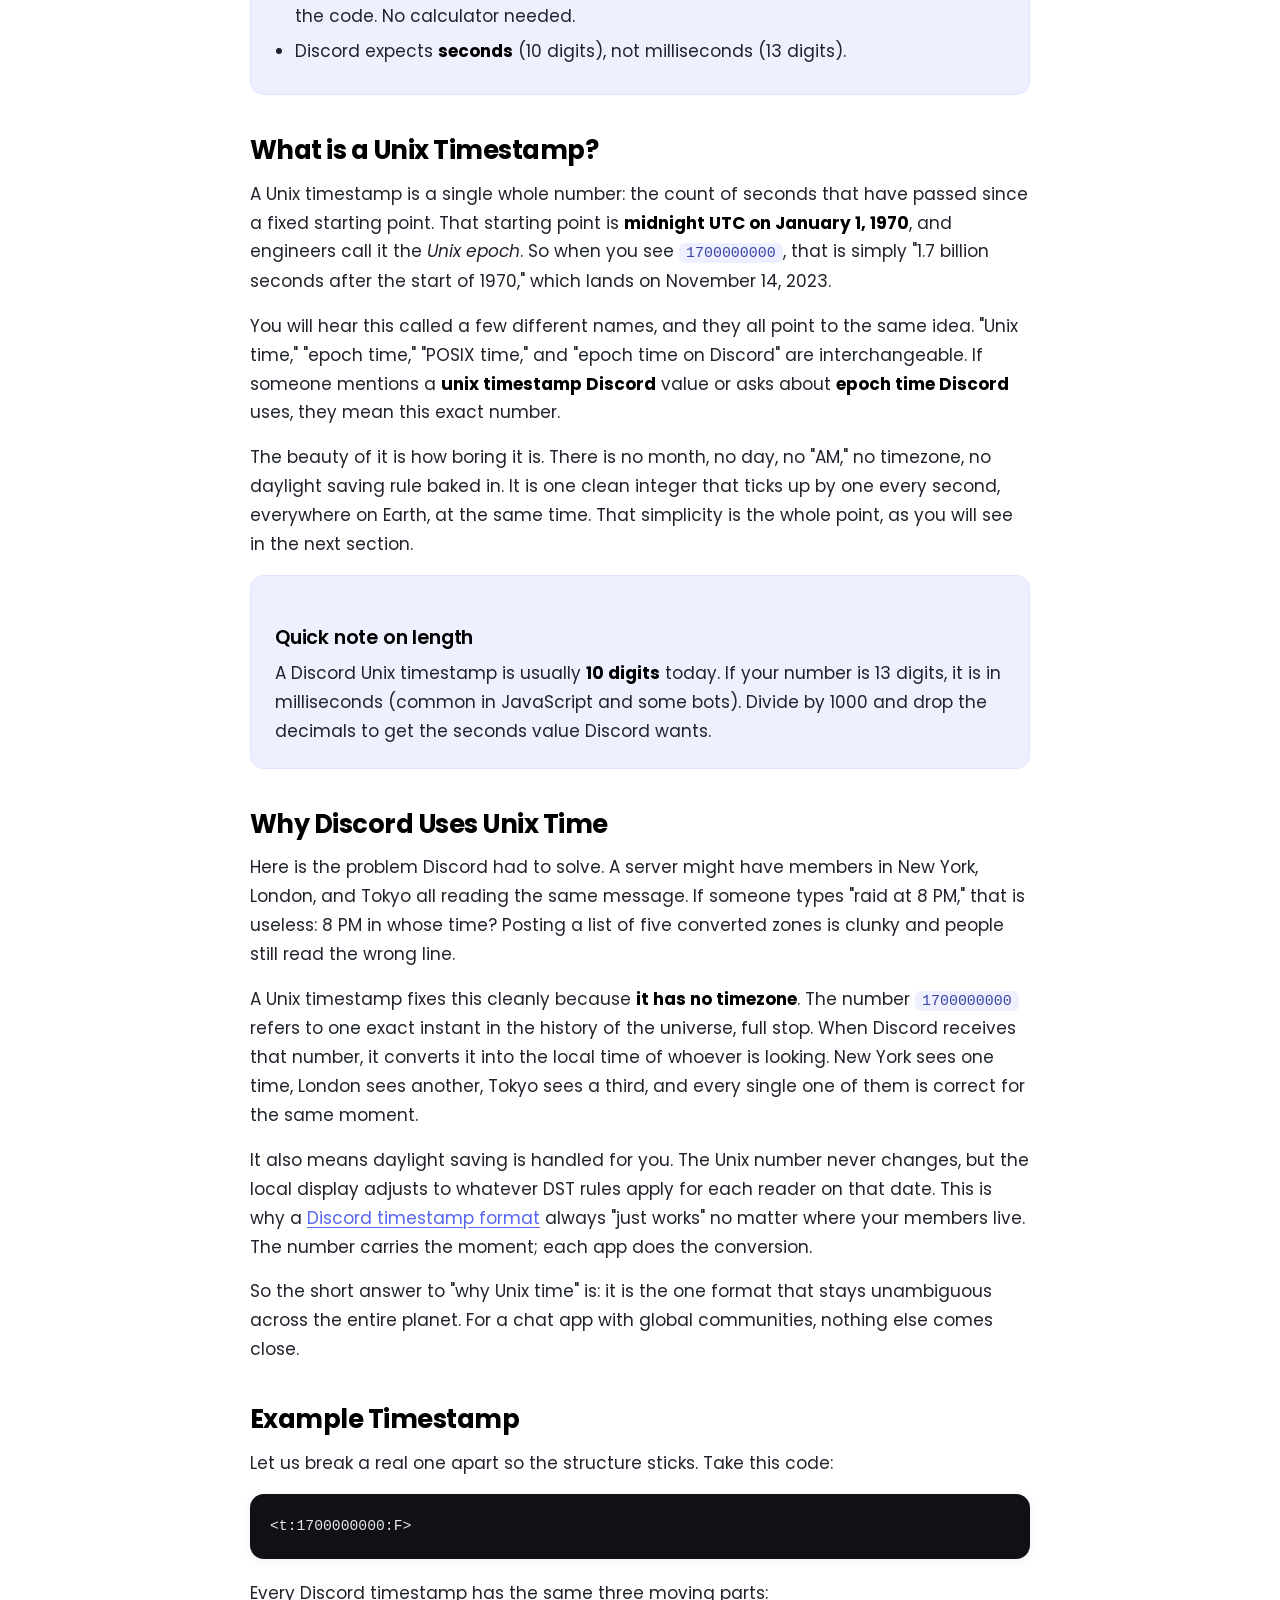
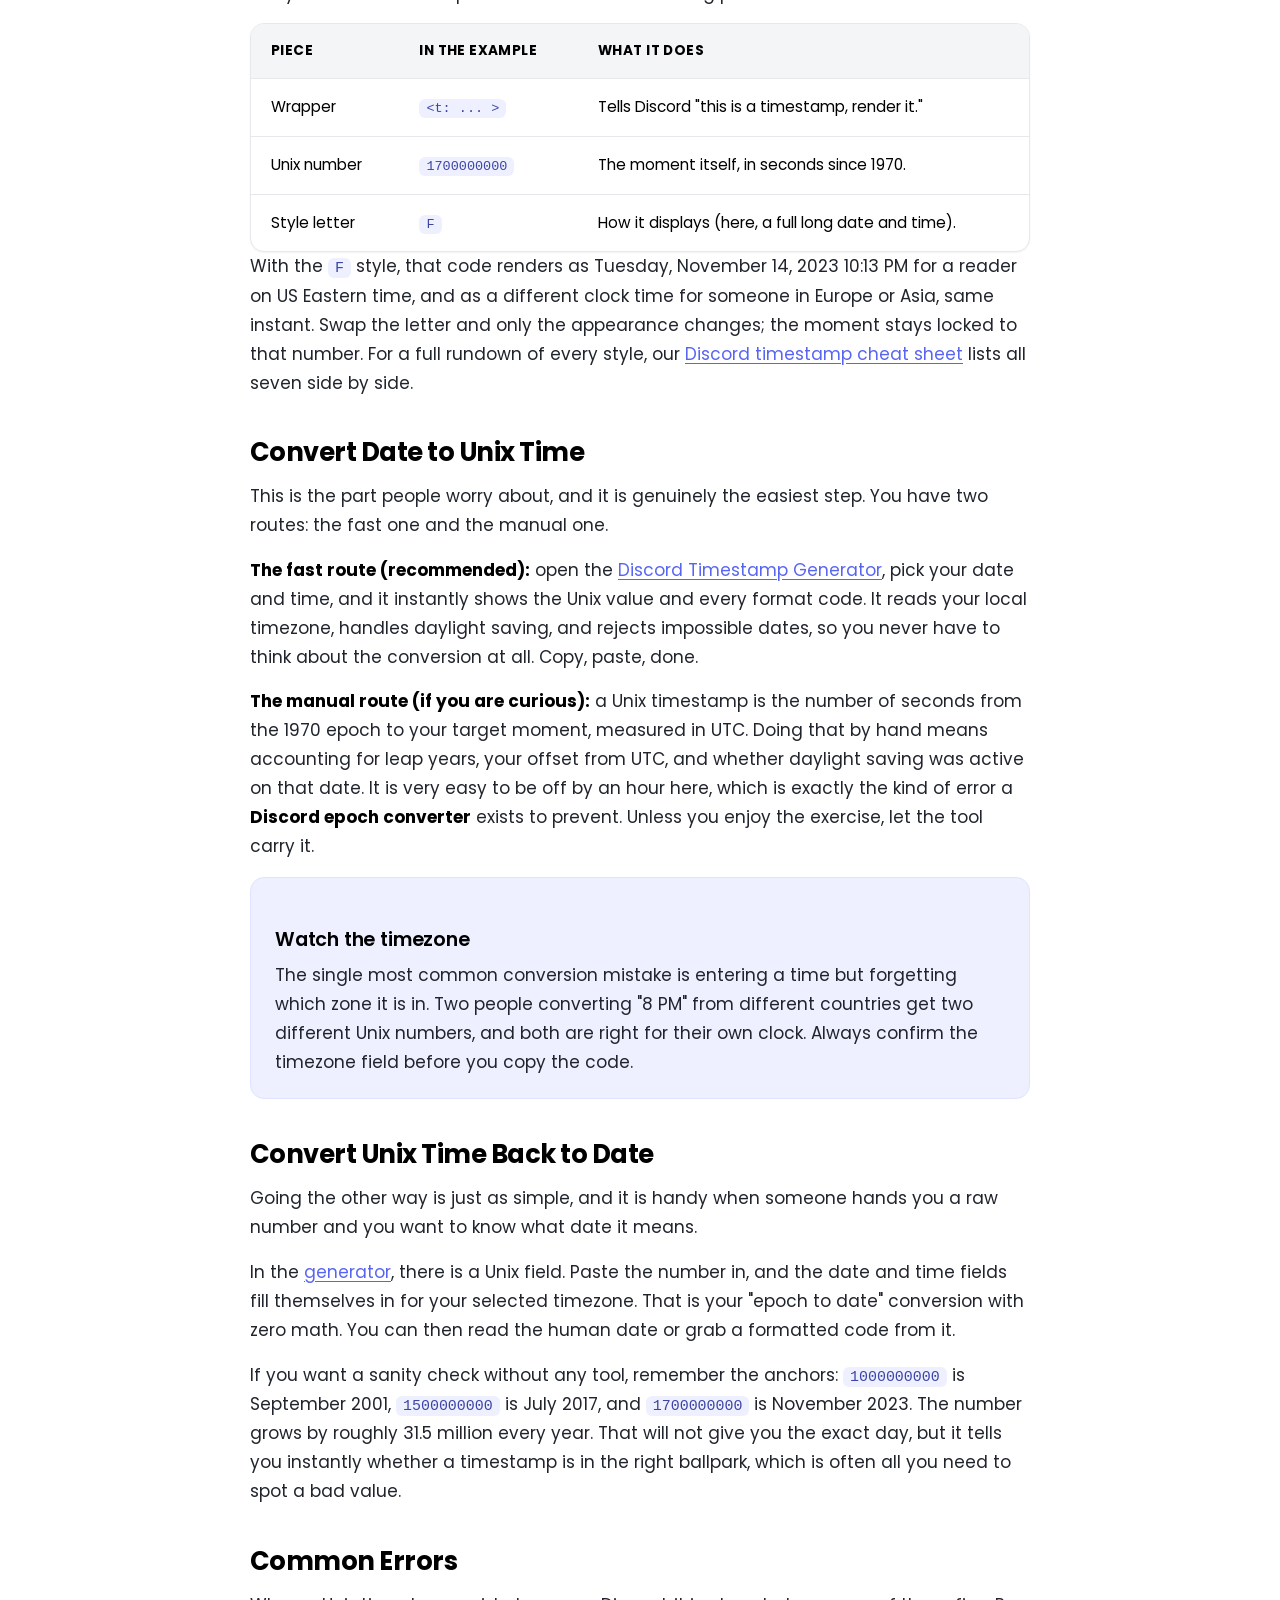
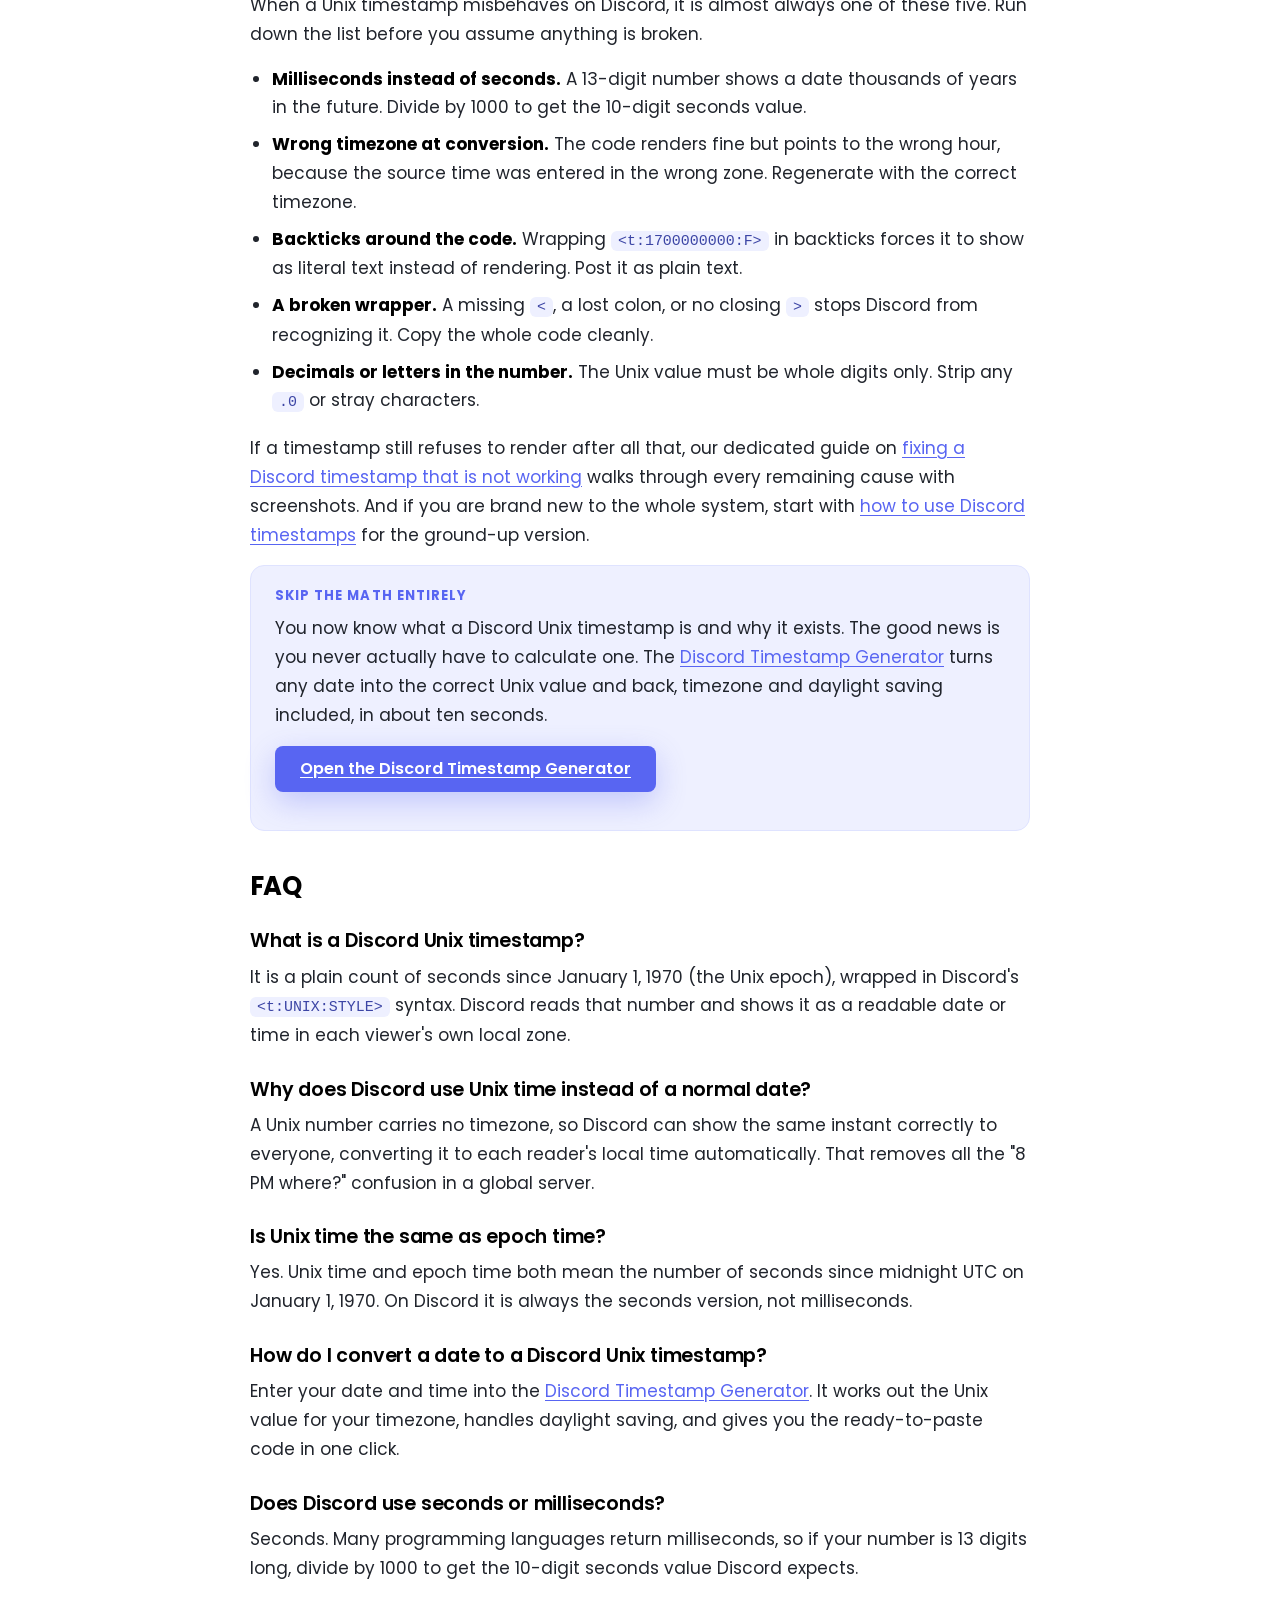
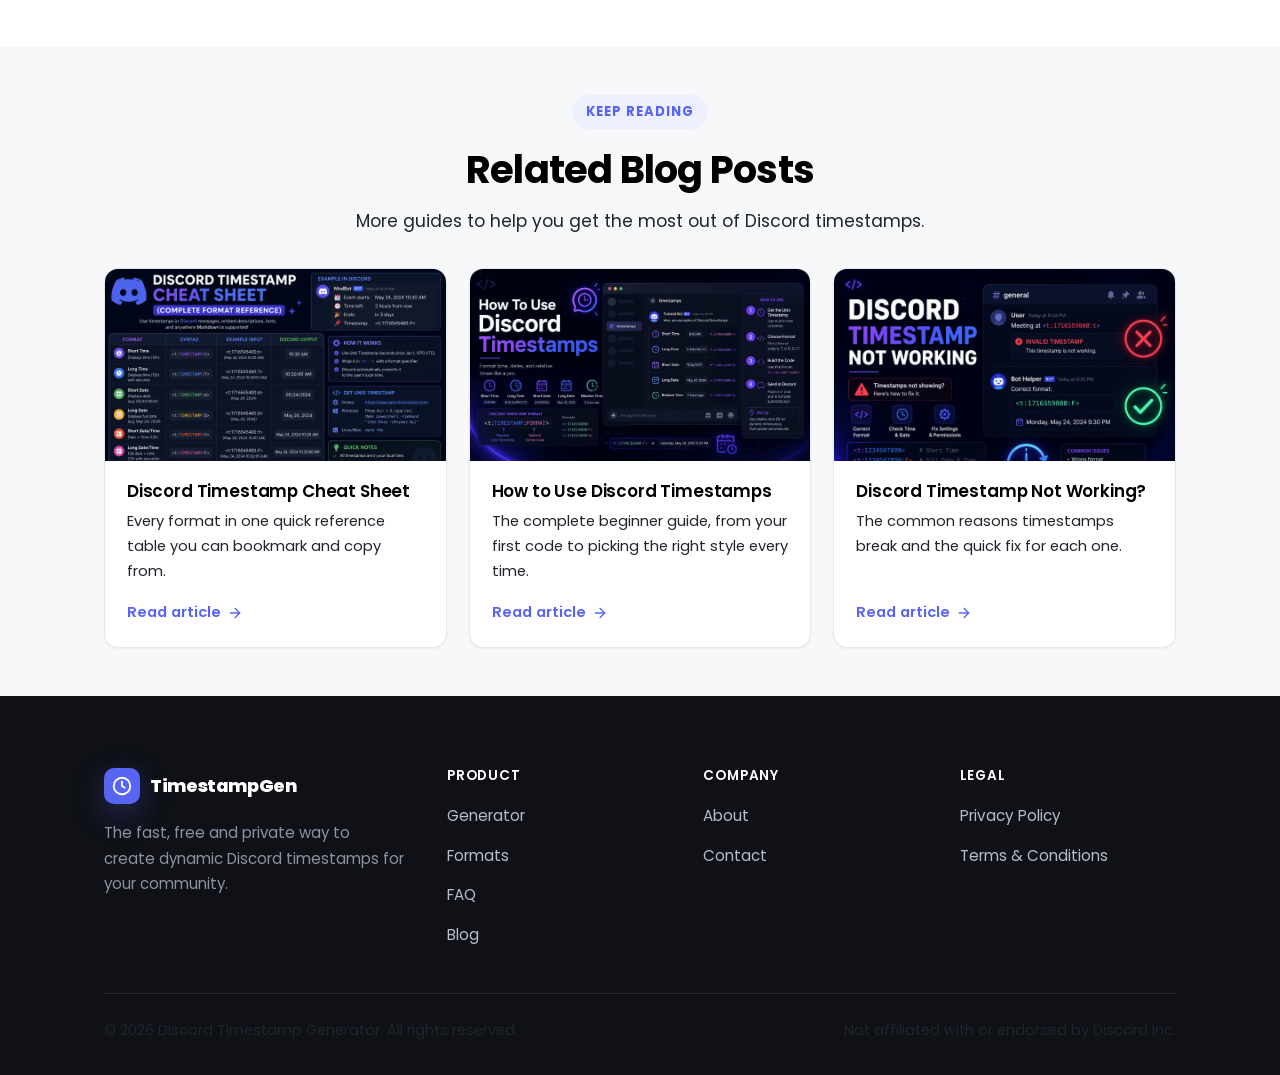
<file: blog/discord-unix-timestamp-explained.html>
<!DOCTYPE html>
<html lang="en">
<head>
  <meta charset="UTF-8" />
  <meta name="viewport" content="width=device-width, initial-scale=1.0" />

  <!-- ===== SEO METADATA ===== -->
  <title>Discord Unix Timestamp Explained (A Beginner's Guide)</title>
  <meta name="description" content="New to Discord Unix timestamps? Learn what Unix (epoch) time is, why Discord uses it, and how to convert a date to Unix time and back, in plain English." />
  <meta name="robots" content="index, follow" />
  <link rel="canonical" href="https://dctimestampgen.com/blog/discord-unix-timestamp-explained.html" />

  <!-- Open Graph -->
  <meta property="og:type" content="article" />
  <meta property="og:site_name" content="Discord Timestamp Generator" />
  <meta property="og:title" content="Discord Unix Timestamp Explained (A Beginner's Guide)" />
  <meta property="og:description" content="A plain-English guide to Discord Unix timestamps: what epoch time is, why Discord uses it, and how to convert dates to Unix time and back." />
  <meta property="og:url" content="https://dctimestampgen.com/blog/discord-unix-timestamp-explained.html" />
  <meta property="og:image" content="https://dctimestampgen.com/assets/images/discord-unix-timestamp.png" />
  <meta property="og:image:width" content="1200" />
  <meta property="og:image:height" content="675" />
  <meta property="og:image:type" content="image/png" />

  <!-- Twitter Card -->
  <meta name="twitter:card" content="summary_large_image" />
  <meta name="twitter:title" content="Discord Unix Timestamp Explained (A Beginner's Guide)" />
  <meta name="twitter:description" content="What a Discord Unix timestamp is, why Discord uses epoch time, and how to convert dates to Unix and back." />
  <meta name="twitter:image" content="https://dctimestampgen.com/assets/images/discord-unix-timestamp.png" />

  <meta name="theme-color" content="#5865f2" />
  <link rel="icon" type="image/svg+xml" href="../assets/icons/favicon.svg" />
  <link rel="apple-touch-icon" href="../assets/icons/favicon.svg" />
  <link rel="preconnect" href="https://fonts.googleapis.com" />
  <link rel="preconnect" href="https://fonts.gstatic.com" crossorigin />
  <link rel="stylesheet" href="https://fonts.googleapis.com/css2?family=Poppins:wght@400;500;600;700&display=swap" />
  <link rel="stylesheet" href="../css/style.css" />

<script type="text/javascript">

    (function(c,l,a,r,i,t,y){

        c[a]=c[a]||function(){(c[a].q=c[a].q||[]).push(arguments)};

        t=l.createElement(r);t.async=1;t.src="https://www.clarity.ms/tag/"+i;

        y=l.getElementsByTagName(r)[0];y.parentNode.insertBefore(t,y);

    })(window, document, "clarity", "script", "xp9bzx0un9");

</script>



<!-- Google tag (gtag.js) -->

<script async src="https://www.googletagmanager.com/gtag/js?id=G-DQJPMVJJCT"></script>

<script>

  window.dataLayer = window.dataLayer || [];

  function gtag(){dataLayer.push(arguments);}

  gtag('js', new Date());



  gtag('config', 'G-DQJPMVJJCT');

</script>
  
  <!-- ===== JSON-LD: Article ===== -->
  <script type="application/ld+json">
  {
    "@context": "https://schema.org",
    "@type": "BlogPosting",
    "image": "https://dctimestampgen.com/assets/images/discord-unix-timestamp.png",
    "headline": "Discord Unix Timestamp Explained (A Beginner's Guide)",
    "description": "A beginner-friendly explanation of Discord Unix timestamps, covering what epoch time is, why Discord relies on it, and how to convert a date to Unix time and back.",
    "author": {
      "@type": "Organization",
      "name": "Discord Timestamp Generator",
      "url": "https://dctimestampgen.com/about.html"
    },
    "publisher": {
      "@type": "Organization",
      "name": "Discord Timestamp Generator",
      "logo": {
        "@type": "ImageObject",
        "url": "https://dctimestampgen.com/assets/icons/favicon.svg"
      }
    },
    "datePublished": "2026-07-17",
    "dateModified": "2026-07-17",
    "mainEntityOfPage": {
      "@type": "WebPage",
      "@id": "https://dctimestampgen.com/blog/discord-unix-timestamp-explained.html"
    },
    "articleSection": "Guides",
    "keywords": "discord unix timestamp, unix timestamp discord, epoch time discord, discord epoch converter, unix time"
  }
  </script>

  <!-- ===== JSON-LD: BreadcrumbList ===== -->
  <script type="application/ld+json">
  {
    "@context": "https://schema.org",
    "@type": "BreadcrumbList",
    "itemListElement": [
      { "@type": "ListItem", "position": 1, "name": "Home", "item": "https://dctimestampgen.com/" },
      { "@type": "ListItem", "position": 2, "name": "Blog", "item": "https://dctimestampgen.com/blog.html" },
      { "@type": "ListItem", "position": 3, "name": "Discord Unix Timestamp Explained", "item": "https://dctimestampgen.com/blog/discord-unix-timestamp-explained.html" }
    ]
  }
  </script>

  <!-- ===== JSON-LD: FAQPage ===== -->
  <script type="application/ld+json">
  {
    "@context": "https://schema.org",
    "@type": "FAQPage",
    "mainEntity": [
      {
        "@type": "Question",
        "name": "What is a Discord Unix timestamp?",
        "acceptedAnswer": {
          "@type": "Answer",
          "text": "A Discord Unix timestamp is a plain count of seconds since January 1, 1970 (the Unix epoch), wrapped in Discord's <t:UNIX:STYLE> syntax. Discord reads that number and displays it as a readable date or time in each viewer's own local zone."
        }
      },
      {
        "@type": "Question",
        "name": "Why does Discord use Unix time instead of a normal date?",
        "acceptedAnswer": {
          "@type": "Answer",
          "text": "A Unix number carries no timezone. That lets Discord show the exact same instant correctly to every reader, converting it to their local time automatically, so nobody has to do timezone math."
        }
      },
      {
        "@type": "Question",
        "name": "Is Unix time the same as epoch time?",
        "acceptedAnswer": {
          "@type": "Answer",
          "text": "Yes. Unix time and epoch time mean the same thing: the number of seconds elapsed since the Unix epoch, midnight UTC on January 1, 1970. Discord uses the seconds version, not milliseconds."
        }
      },
      {
        "@type": "Question",
        "name": "How do I convert a date to a Discord Unix timestamp?",
        "acceptedAnswer": {
          "@type": "Answer",
          "text": "Enter your date and time into the Discord Timestamp Generator. It works out the Unix value for your timezone, handles daylight saving, and gives you the ready-to-paste code in one click."
        }
      },
      {
        "@type": "Question",
        "name": "Does Discord use seconds or milliseconds for Unix time?",
        "acceptedAnswer": {
          "@type": "Answer",
          "text": "Discord uses seconds. Many programming languages return milliseconds, so if your number is 13 digits long, divide by 1000 to get the 10-digit seconds value Discord expects."
        }
      }
    ]
  }
  </script>
</head>
<body>
  <a class="skip-link" href="#main">Skip to content</a>

  <!-- ===== SHARED HEADER ===== -->
  <header class="site-header">
    <div class="container">
      <nav class="nav" aria-label="Primary">
        <a class="brand" href="/" aria-label="Discord Timestamp Generator home">
          <span class="brand__mark" aria-hidden="true">
            <svg viewBox="0 0 24 24" fill="none" stroke="#fff" stroke-width="2" stroke-linecap="round" stroke-linejoin="round"><circle cx="12" cy="12" r="9"></circle><polyline points="12 7 12 12 15 14"></polyline></svg>
          </span>
          <span>Timestamp<span style="color:var(--blurple)">Gen</span></span>
        </a>
        <ul class="nav__menu" id="primary-menu" data-nav-menu>
          <li><a class="nav__link" href="/">Home</a></li>
          <li><a class="nav__link" href="../about.html">About</a></li>
          <li><a class="nav__link" href="../blog.html" aria-current="page">Blog</a></li>
          <li><a class="nav__link" href="../contact.html">Contact</a></li>
          <li><a class="nav__link" href="../privacy-policy.html">Privacy Policy</a></li>
          <li><a class="nav__link" href="../terms-and-conditions.html">Terms</a></li>
        </ul>
        <div class="nav__actions">
          <a class="btn btn--primary nav__cta" href="/#tool">Open the Tool</a>
          <button class="nav__toggle" type="button" data-nav-toggle aria-expanded="false" aria-controls="primary-menu" aria-label="Toggle navigation menu">
            <svg class="icon-open" viewBox="0 0 24 24" fill="none" stroke="currentColor" stroke-width="2" stroke-linecap="round"><line x1="3" y1="6" x2="21" y2="6"></line><line x1="3" y1="12" x2="21" y2="12"></line><line x1="3" y1="18" x2="21" y2="18"></line></svg>
            <svg class="icon-close" viewBox="0 0 24 24" fill="none" stroke="currentColor" stroke-width="2" stroke-linecap="round"><line x1="18" y1="6" x2="6" y2="18"></line><line x1="6" y1="6" x2="18" y2="18"></line></svg>
          </button>
        </div>
      </nav>
    </div>
  </header>

  <!-- ===== ARTICLE ===== -->
  <main id="main">
    <article class="section">
      <div class="container">
        <div class="prose">

          <!-- Breadcrumb -->
          <nav class="breadcrumb" aria-label="Breadcrumb">
            <ol>
              <li><a href="/">Home</a></li>
              <li><a href="../blog.html">Blog</a></li>
              <li aria-current="page">Discord Unix Timestamp Explained</li>
            </ol>
          </nav>

          <!-- H1 -->
          <h1>Discord Unix Timestamp Explained</h1>

          <div class="article-meta">
            <span>Updated July 17, 2026</span>
            <span class="dot">&bull;</span>
            <span>9 min read</span>
            <span class="dot">&bull;</span>
            <span>By the TimestampGen team</span>
          </div>

          <figure class="article-figure">
            <img src="../assets/images/discord-unix-timestamp.png" width="1200" height="630" fetchpriority="high" alt="A Discord Unix timestamp being turned into a readable local time" />
          </figure>

          <!-- Introduction -->
          <p>
            The first time I saw a Discord timestamp code, I honestly thought it was a typo. Someone had pasted
            <code>&lt;t:1700000000:F&gt;</code> into a channel, and there it was on my screen as a clean, readable date. What
            on earth was that giant number in the middle? Why ten digits? And why did the message show a different time
            for my friend in another country than it did for me?
          </p>
          <p>
            That giant number is a <strong>Discord Unix timestamp</strong>, and once it clicks, the whole system stops
            feeling like magic and starts feeling obvious. This guide is the beginner walkthrough I wish I had that day.
            No jargon dumps, no assuming you code for a living. Just a clear answer to what Unix time is, why Discord
            leans on it, and how you go from a normal date to that number and back again.
          </p>
          <p>
            By the end you will understand exactly what a Unix timestamp is, why it is the perfect fit for a global chat
            app, and how to make one yourself without doing any math. Let us start with the number itself.
          </p>

          <!-- TL;DR -->
          <div class="callout">
            <h2>TL;DR</h2>
            <ul>
              <li>A Unix timestamp is just a count of seconds since <strong>January 1, 1970</strong> (the "epoch"). Unix time and epoch time are the same thing.</li>
              <li>Discord uses it because a plain second-count has <strong>no timezone attached</strong>, so it can show the right local time to every reader.</li>
              <li>The code looks like <code>&lt;t:1700000000:F&gt;</code>: the number is the moment, the letter is the display style.</li>
              <li>To make one, enter a date in the <a href="/">Discord Timestamp Generator</a> and it hands you the code. No calculator needed.</li>
              <li>Discord expects <strong>seconds</strong> (10 digits), not milliseconds (13 digits).</li>
            </ul>
          </div>

          <!-- What is a Unix timestamp -->
          <h2 id="what">What is a Unix Timestamp?</h2>
          <p>
            A Unix timestamp is a single whole number: the count of seconds that have passed since a fixed starting
            point. That starting point is <strong>midnight UTC on January 1, 1970</strong>, and engineers call it the
            <em>Unix epoch</em>. So when you see <code>1700000000</code>, that is simply "1.7 billion seconds after the
            start of 1970," which lands on November 14, 2023.
          </p>
          <p>
            You will hear this called a few different names, and they all point to the same idea. "Unix time," "epoch
            time," "POSIX time," and "epoch time on Discord" are interchangeable. If someone mentions a
            <strong>unix timestamp Discord</strong> value or asks about <strong>epoch time Discord</strong> uses, they
            mean this exact number.
          </p>
          <p>
            The beauty of it is how boring it is. There is no month, no day, no "AM," no timezone, no daylight saving
            rule baked in. It is one clean integer that ticks up by one every second, everywhere on Earth, at the same
            time. That simplicity is the whole point, as you will see in the next section.
          </p>
          <div class="callout">
            <h3>Quick note on length</h3>
            <p style="margin:0">
              A Discord Unix timestamp is usually <strong>10 digits</strong> today. If your number is 13 digits, it is
              in milliseconds (common in JavaScript and some bots). Divide by 1000 and drop the decimals to get the
              seconds value Discord wants.
            </p>
          </div>

          <!-- Why Discord uses Unix time -->
          <h2 id="why">Why Discord Uses Unix Time</h2>
          <p>
            Here is the problem Discord had to solve. A server might have members in New York, London, and Tokyo all
            reading the same message. If someone types "raid at 8 PM," that is useless: 8 PM in whose time? Posting a
            list of five converted zones is clunky and people still read the wrong line.
          </p>
          <p>
            A Unix timestamp fixes this cleanly because <strong>it has no timezone</strong>. The number
            <code>1700000000</code> refers to one exact instant in the history of the universe, full stop. When Discord
            receives that number, it converts it into the local time of whoever is looking. New York sees one time,
            London sees another, Tokyo sees a third, and every single one of them is correct for the same moment.
          </p>
          <p>
            It also means daylight saving is handled for you. The Unix number never changes, but the local display
            adjusts to whatever DST rules apply for each reader on that date. This is why a
            <a href="discord-timestamp-formats.html">Discord timestamp format</a> always "just works" no matter where
            your members live. The number carries the moment; each app does the conversion.
          </p>
          <p>
            So the short answer to "why Unix time" is: it is the one format that stays unambiguous across the entire
            planet. For a chat app with global communities, nothing else comes close.
          </p>

          <!-- Example timestamp -->
          <h2 id="example">Example Timestamp</h2>
          <p>
            Let us break a real one apart so the structure sticks. Take this code:
          </p>
          <pre><code>&lt;t:1700000000:F&gt;</code></pre>
          <p>Every Discord timestamp has the same three moving parts:</p>
          <div class="table-wrap">
            <table class="formats">
              <thead>
                <tr>
                  <th>Piece</th>
                  <th>In the example</th>
                  <th>What it does</th>
                </tr>
              </thead>
              <tbody>
                <tr><td>Wrapper</td><td><code>&lt;t: ... &gt;</code></td><td>Tells Discord "this is a timestamp, render it."</td></tr>
                <tr><td>Unix number</td><td><code>1700000000</code></td><td>The moment itself, in seconds since 1970.</td></tr>
                <tr><td>Style letter</td><td><code>F</code></td><td>How it displays (here, a full long date and time).</td></tr>
              </tbody>
            </table>
          </div>
          <p>
            With the <code>F</code> style, that code renders as <span class="example">Tuesday, November 14, 2023 10:13 PM</span>
            for a reader on US Eastern time, and as a different clock time for someone in Europe or Asia, same instant.
            Swap the letter and only the appearance changes; the moment stays locked to that number. For a full rundown
            of every style, our <a href="discord-timestamp-cheat-sheet.html">Discord timestamp cheat sheet</a> lists all
            seven side by side.
          </p>

          <!-- Convert date to unix -->
          <h2 id="date-to-unix">Convert Date to Unix Time</h2>
          <p>
            This is the part people worry about, and it is genuinely the easiest step. You have two routes: the fast one
            and the manual one.
          </p>
          <p>
            <strong>The fast route (recommended):</strong> open the
            <a href="/#tool">Discord Timestamp Generator</a>, pick your date and time, and it instantly shows the Unix
            value and every format code. It reads your local timezone, handles daylight saving, and rejects impossible
            dates, so you never have to think about the conversion at all. Copy, paste, done.
          </p>
          <p>
            <strong>The manual route (if you are curious):</strong> a Unix timestamp is the number of seconds from the
            1970 epoch to your target moment, measured in UTC. Doing that by hand means accounting for leap years, your
            offset from UTC, and whether daylight saving was active on that date. It is very easy to be off by an hour
            here, which is exactly the kind of error a <strong>Discord epoch converter</strong> exists to prevent. Unless
            you enjoy the exercise, let the tool carry it.
          </p>
          <div class="callout">
            <h3>Watch the timezone</h3>
            <p style="margin:0">
              The single most common conversion mistake is entering a time but forgetting which zone it is in. Two
              people converting "8 PM" from different countries get two different Unix numbers, and both are right for
              their own clock. Always confirm the timezone field before you copy the code.
            </p>
          </div>

          <!-- Convert unix back to date -->
          <h2 id="unix-to-date">Convert Unix Time Back to Date</h2>
          <p>
            Going the other way is just as simple, and it is handy when someone hands you a raw number and you want to
            know what date it means.
          </p>
          <p>
            In the <a href="/#tool">generator</a>, there is a Unix field. Paste the number in, and the date and time
            fields fill themselves in for your selected timezone. That is your "epoch to date" conversion with zero
            math. You can then read the human date or grab a formatted code from it.
          </p>
          <p>
            If you want a sanity check without any tool, remember the anchors: <code>1000000000</code> is September 2001,
            <code>1500000000</code> is July 2017, and <code>1700000000</code> is November 2023. The number grows by
            roughly 31.5 million every year. That will not give you the exact day, but it tells you instantly whether a
            timestamp is in the right ballpark, which is often all you need to spot a bad value.
          </p>

          <!-- Common errors -->
          <h2 id="errors">Common Errors</h2>
          <p>
            When a Unix timestamp misbehaves on Discord, it is almost always one of these five. Run down the list before
            you assume anything is broken.
          </p>
          <ul>
            <li><strong>Milliseconds instead of seconds.</strong> A 13-digit number shows a date thousands of years in the future. Divide by 1000 to get the 10-digit seconds value.</li>
            <li><strong>Wrong timezone at conversion.</strong> The code renders fine but points to the wrong hour, because the source time was entered in the wrong zone. Regenerate with the correct timezone.</li>
            <li><strong>Backticks around the code.</strong> Wrapping <code>&lt;t:1700000000:F&gt;</code> in backticks forces it to show as literal text instead of rendering. Post it as plain text.</li>
            <li><strong>A broken wrapper.</strong> A missing <code>&lt;</code>, a lost colon, or no closing <code>&gt;</code> stops Discord from recognizing it. Copy the whole code cleanly.</li>
            <li><strong>Decimals or letters in the number.</strong> The Unix value must be whole digits only. Strip any <code>.0</code> or stray characters.</li>
          </ul>
          <p>
            If a timestamp still refuses to render after all that, our dedicated guide on
            <a href="discord-timestamp-not-working.html">fixing a Discord timestamp that is not working</a> walks through
            every remaining cause with screenshots. And if you are brand new to the whole system, start with
            <a href="how-to-use-discord-timestamps.html">how to use Discord timestamps</a> for the ground-up version.
          </p>

          <!-- CTA -->
          <div class="callout callout--tldr">
            <h2>Skip the math entirely</h2>
            <p>
              You now know what a Discord Unix timestamp is and why it exists. The good news is you never actually have
              to calculate one. The <a href="/">Discord Timestamp Generator</a> turns any date into the correct Unix
              value and back, timezone and daylight saving included, in about ten seconds.
            </p>
            <p style="margin-top:16px">
              <a class="btn btn--primary" href="/">Open the Discord Timestamp Generator</a>
            </p>
          </div>

          <!-- FAQ -->
          <h2 id="faq">FAQ</h2>

          <h3>What is a Discord Unix timestamp?</h3>
          <p>
            It is a plain count of seconds since January 1, 1970 (the Unix epoch), wrapped in Discord's
            <code>&lt;t:UNIX:STYLE&gt;</code> syntax. Discord reads that number and shows it as a readable date or time in
            each viewer's own local zone.
          </p>

          <h3>Why does Discord use Unix time instead of a normal date?</h3>
          <p>
            A Unix number carries no timezone, so Discord can show the same instant correctly to everyone, converting it
            to each reader's local time automatically. That removes all the "8 PM where?" confusion in a global server.
          </p>

          <h3>Is Unix time the same as epoch time?</h3>
          <p>
            Yes. Unix time and epoch time both mean the number of seconds since midnight UTC on January 1, 1970. On
            Discord it is always the seconds version, not milliseconds.
          </p>

          <h3>How do I convert a date to a Discord Unix timestamp?</h3>
          <p>
            Enter your date and time into the <a href="/#tool">Discord Timestamp Generator</a>. It works out the Unix
            value for your timezone, handles daylight saving, and gives you the ready-to-paste code in one click.
          </p>

          <h3>Does Discord use seconds or milliseconds?</h3>
          <p>
            Seconds. Many programming languages return milliseconds, so if your number is 13 digits long, divide by 1000
            to get the 10-digit seconds value Discord expects.
          </p>

        </div>
      </div>
    </article>

    <!-- ===== RELATED POSTS ===== -->
    <section class="section section--subtle">
      <div class="container">
        <div class="section-head">
          <span class="eyebrow">Keep reading</span>
          <h2 id="related-title">Related Blog Posts</h2>
          <p>More guides to help you get the most out of Discord timestamps.</p>
        </div>
        <div class="grid grid--3">
          <a class="card post-card" href="discord-timestamp-cheat-sheet.html">
            <div class="post-card__media"><img src="../assets/images/discord-timestamp-cheat-sheet.png" alt="Discord timestamp cheat sheet with all formats" loading="lazy" width="1200" height="675" /></div>
            <h3>Discord Timestamp Cheat Sheet</h3>
            <p>Every format in one quick reference table you can bookmark and copy from.</p>
            <span class="post-card__link">Read article
              <svg viewBox="0 0 24 24" fill="none" stroke="currentColor" stroke-width="2" stroke-linecap="round" stroke-linejoin="round" aria-hidden="true"><line x1="5" y1="12" x2="19" y2="12"></line><polyline points="12 5 19 12 12 19"></polyline></svg>
            </span>
          </a>
          <a class="card post-card" href="how-to-use-discord-timestamps.html">
            <div class="post-card__media"><img src="../assets/images/How-to-use-Discord-timestamps.png" alt="How to use Discord timestamps guide" loading="lazy" width="1200" height="675" /></div>
            <h3>How to Use Discord Timestamps</h3>
            <p>The complete beginner guide, from your first code to picking the right style every time.</p>
            <span class="post-card__link">Read article
              <svg viewBox="0 0 24 24" fill="none" stroke="currentColor" stroke-width="2" stroke-linecap="round" stroke-linejoin="round" aria-hidden="true"><line x1="5" y1="12" x2="19" y2="12"></line><polyline points="12 5 19 12 12 19"></polyline></svg>
            </span>
          </a>
          <a class="card post-card" href="discord-timestamp-not-working.html">
            <div class="post-card__media"><img src="../assets/images/discord-timestamp-not-working.png" alt="How to fix a Discord timestamp not working" loading="lazy" width="1200" height="675" /></div>
            <h3>Discord Timestamp Not Working?</h3>
            <p>The common reasons timestamps break and the quick fix for each one.</p>
            <span class="post-card__link">Read article
              <svg viewBox="0 0 24 24" fill="none" stroke="currentColor" stroke-width="2" stroke-linecap="round" stroke-linejoin="round" aria-hidden="true"><line x1="5" y1="12" x2="19" y2="12"></line><polyline points="12 5 19 12 12 19"></polyline></svg>
            </span>
          </a>
        </div>
      </div>
    </section>
  </main>

  <!-- ===== SHARED FOOTER ===== -->
  <footer class="site-footer">
    <div class="container">
      <div class="footer__top">
        <div class="footer__brand">
          <a class="brand" href="/" aria-label="Discord Timestamp Generator home">
            <span class="brand__mark" aria-hidden="true">
              <svg viewBox="0 0 24 24" fill="none" stroke="#fff" stroke-width="2" stroke-linecap="round" stroke-linejoin="round"><circle cx="12" cy="12" r="9"></circle><polyline points="12 7 12 12 15 14"></polyline></svg>
            </span>
            <span style="color:#fff">TimestampGen</span>
          </a>
          <p>The fast, free and private way to create dynamic Discord timestamps for your community.</p>
        </div>
        <nav class="footer__col" aria-label="Product">
          <h3 class="footer__col-title">Product</h3>
          <ul>
            <li><a href="/#tool">Generator</a></li>
            <li><a href="/#formats">Formats</a></li>
            <li><a href="/#faq-title">FAQ</a></li>
            <li><a href="../blog.html">Blog</a></li>
          </ul>
        </nav>
        <nav class="footer__col" aria-label="Company">
          <h3 class="footer__col-title">Company</h3>
          <ul>
            <li><a href="../about.html">About</a></li>
            <li><a href="../contact.html">Contact</a></li>
          </ul>
        </nav>
        <nav class="footer__col" aria-label="Legal">
          <h3 class="footer__col-title">Legal</h3>
          <ul>
            <li><a href="../privacy-policy.html">Privacy Policy</a></li>
            <li><a href="../terms-and-conditions.html">Terms &amp; Conditions</a></li>
          </ul>
        </nav>
      </div>
      <div class="footer__bottom">
        <p>&copy; <span data-year>2026</span> Discord Timestamp Generator. All rights reserved.</p>
        <p>Not affiliated with or endorsed by Discord Inc.</p>
      </div>
    </div>
  </footer>

  <script src="../js/main.js" defer></script>
</body>
</html>
</file>
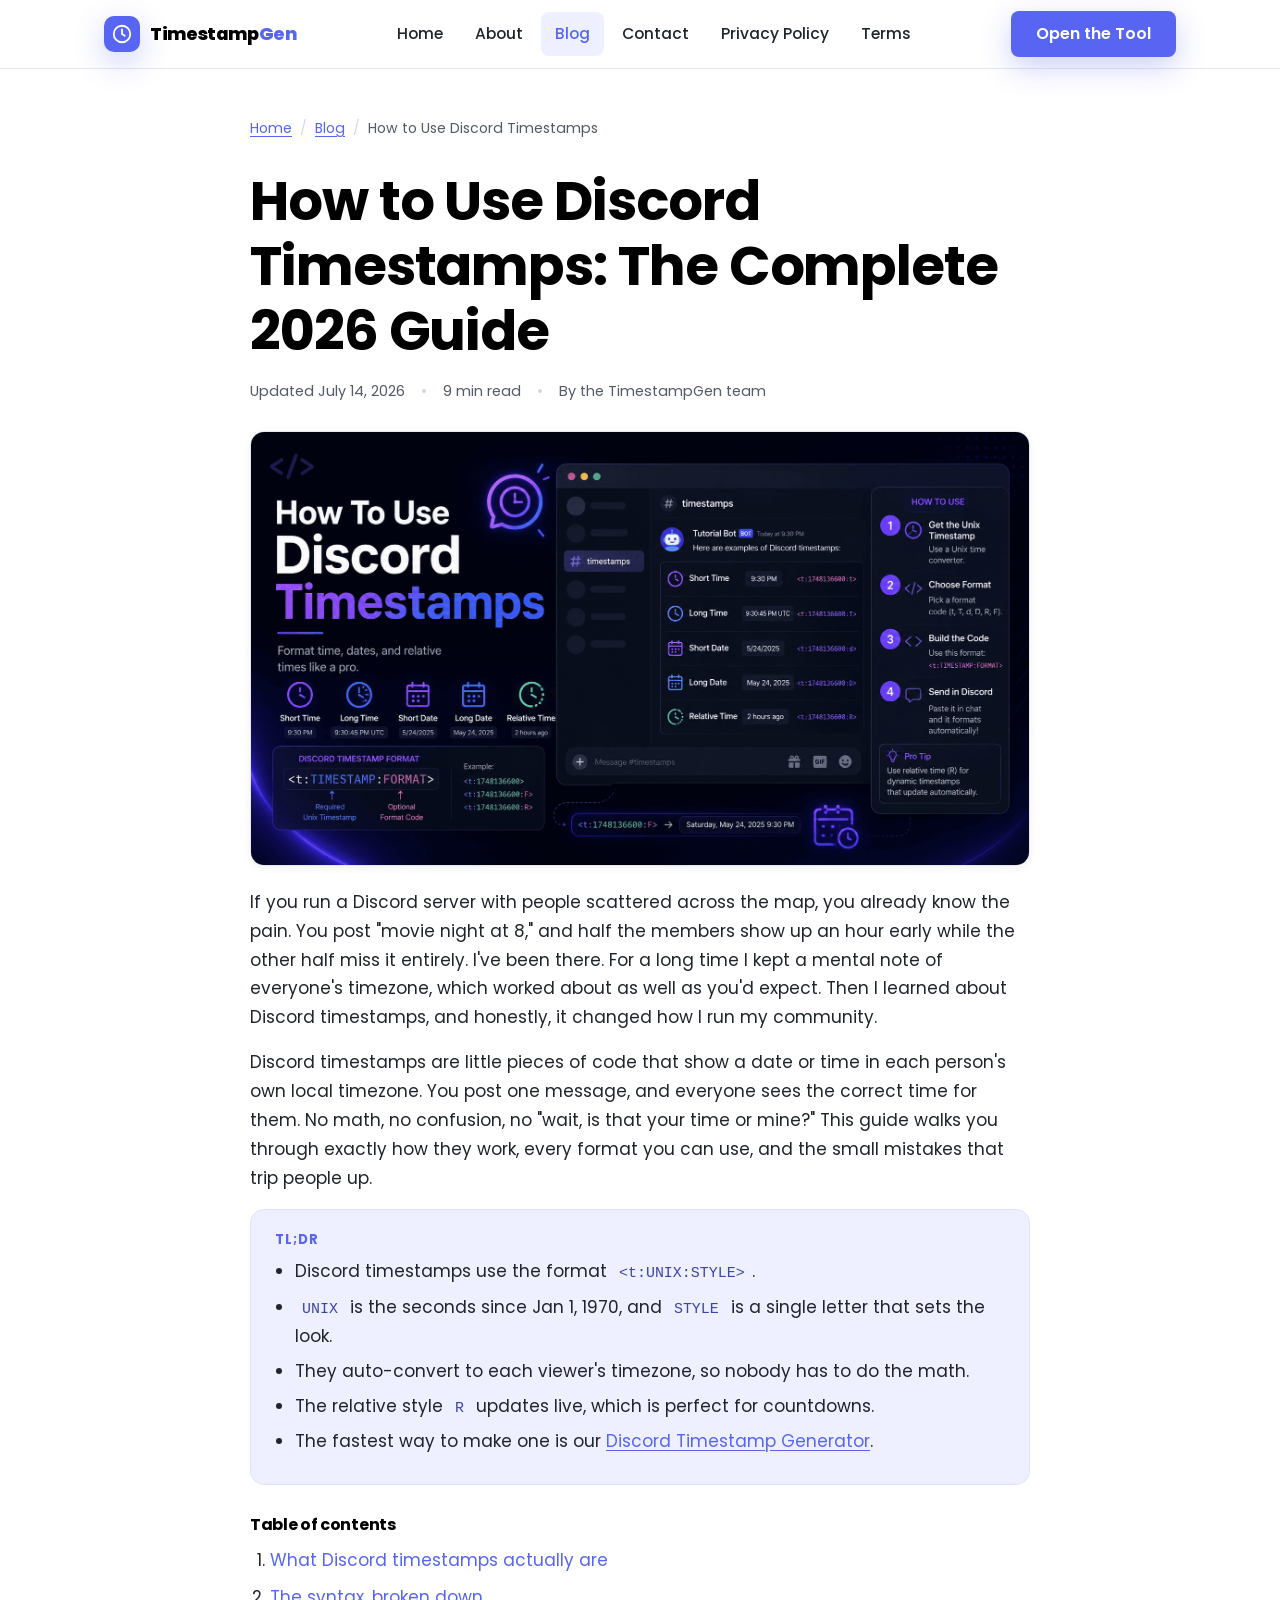
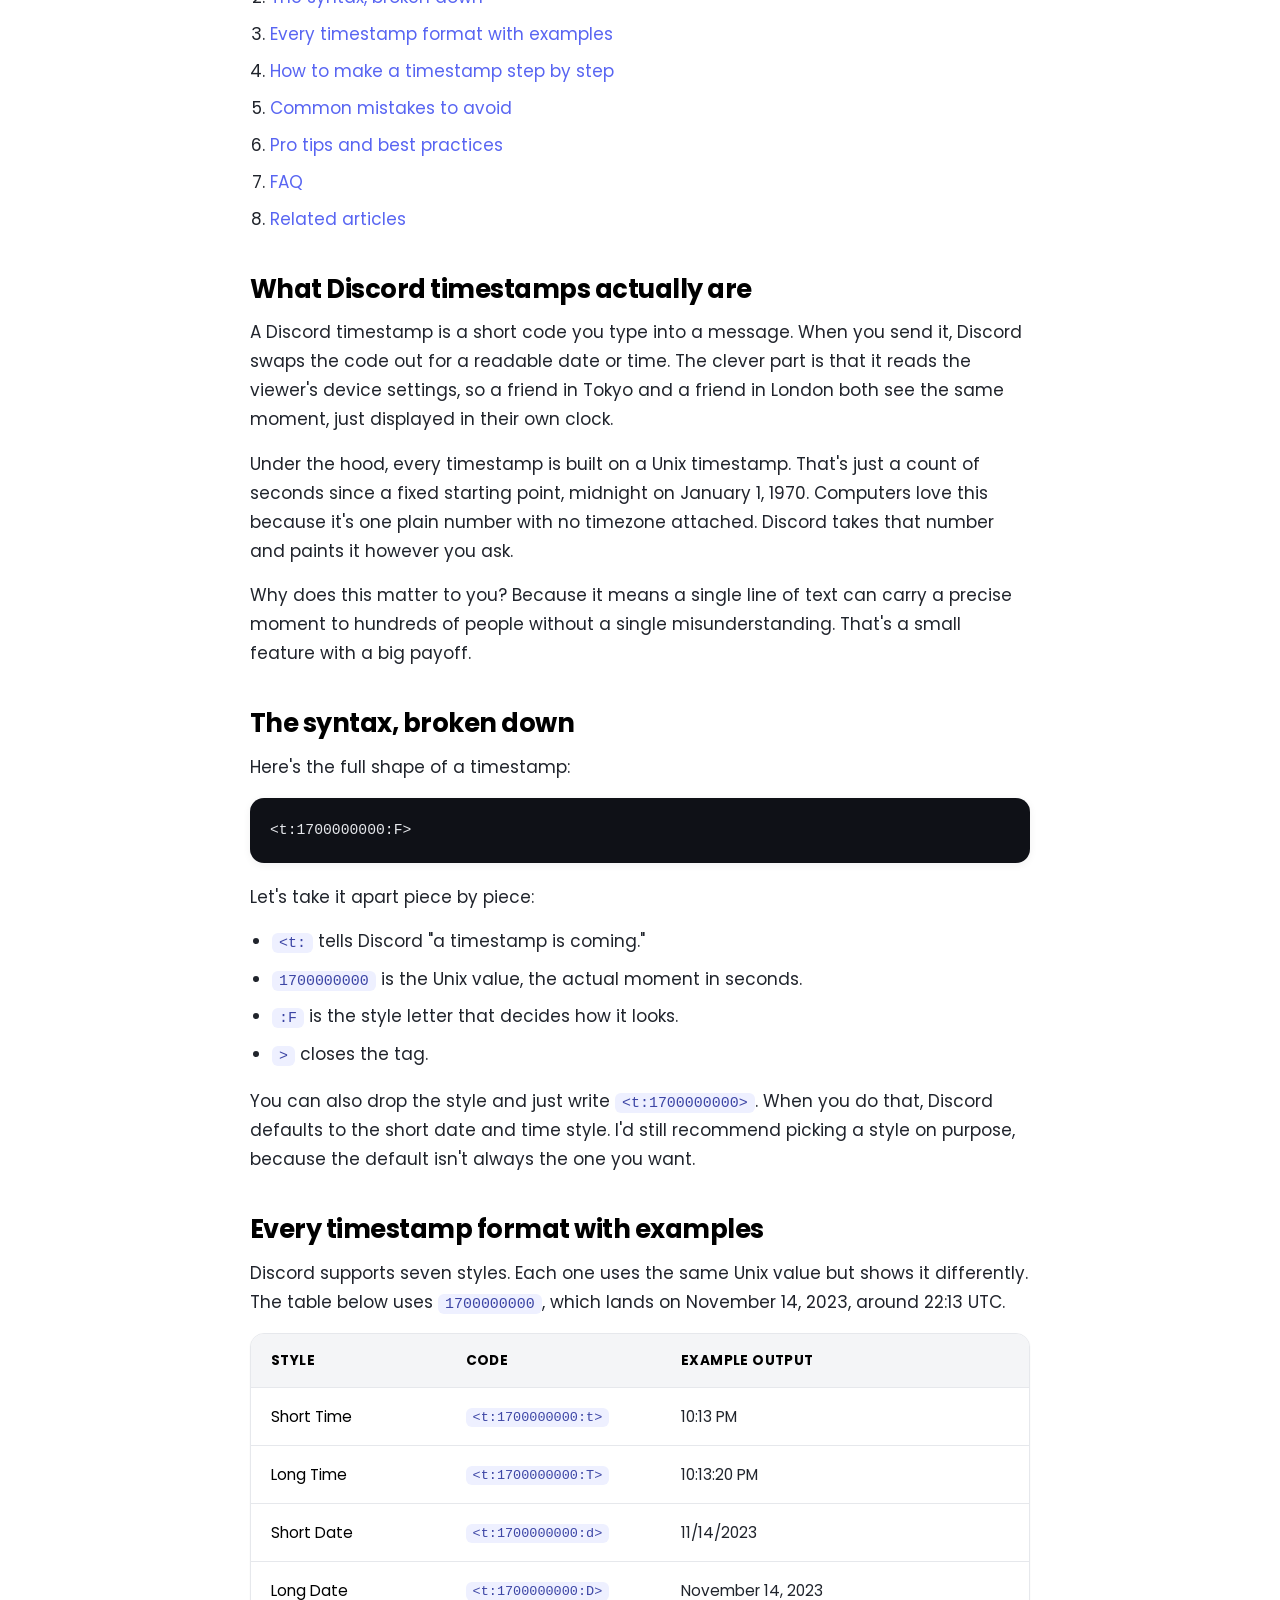
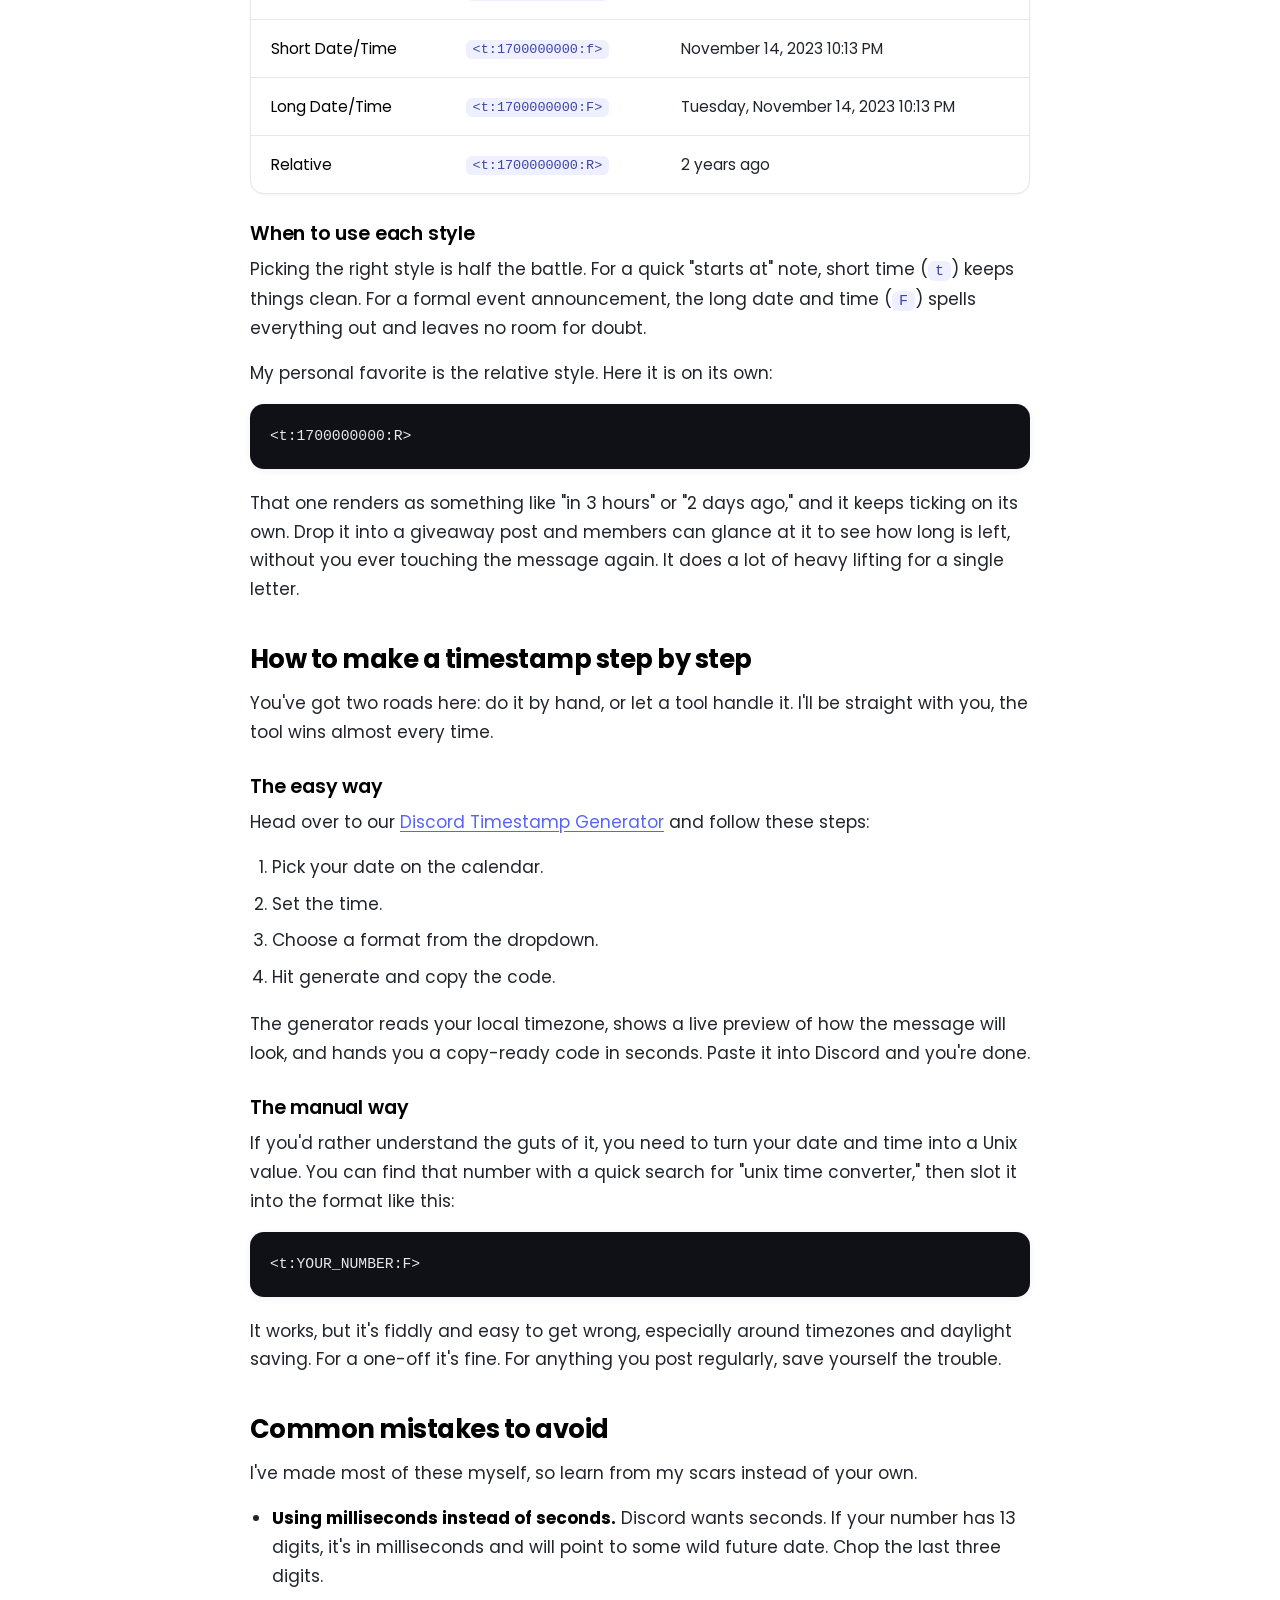
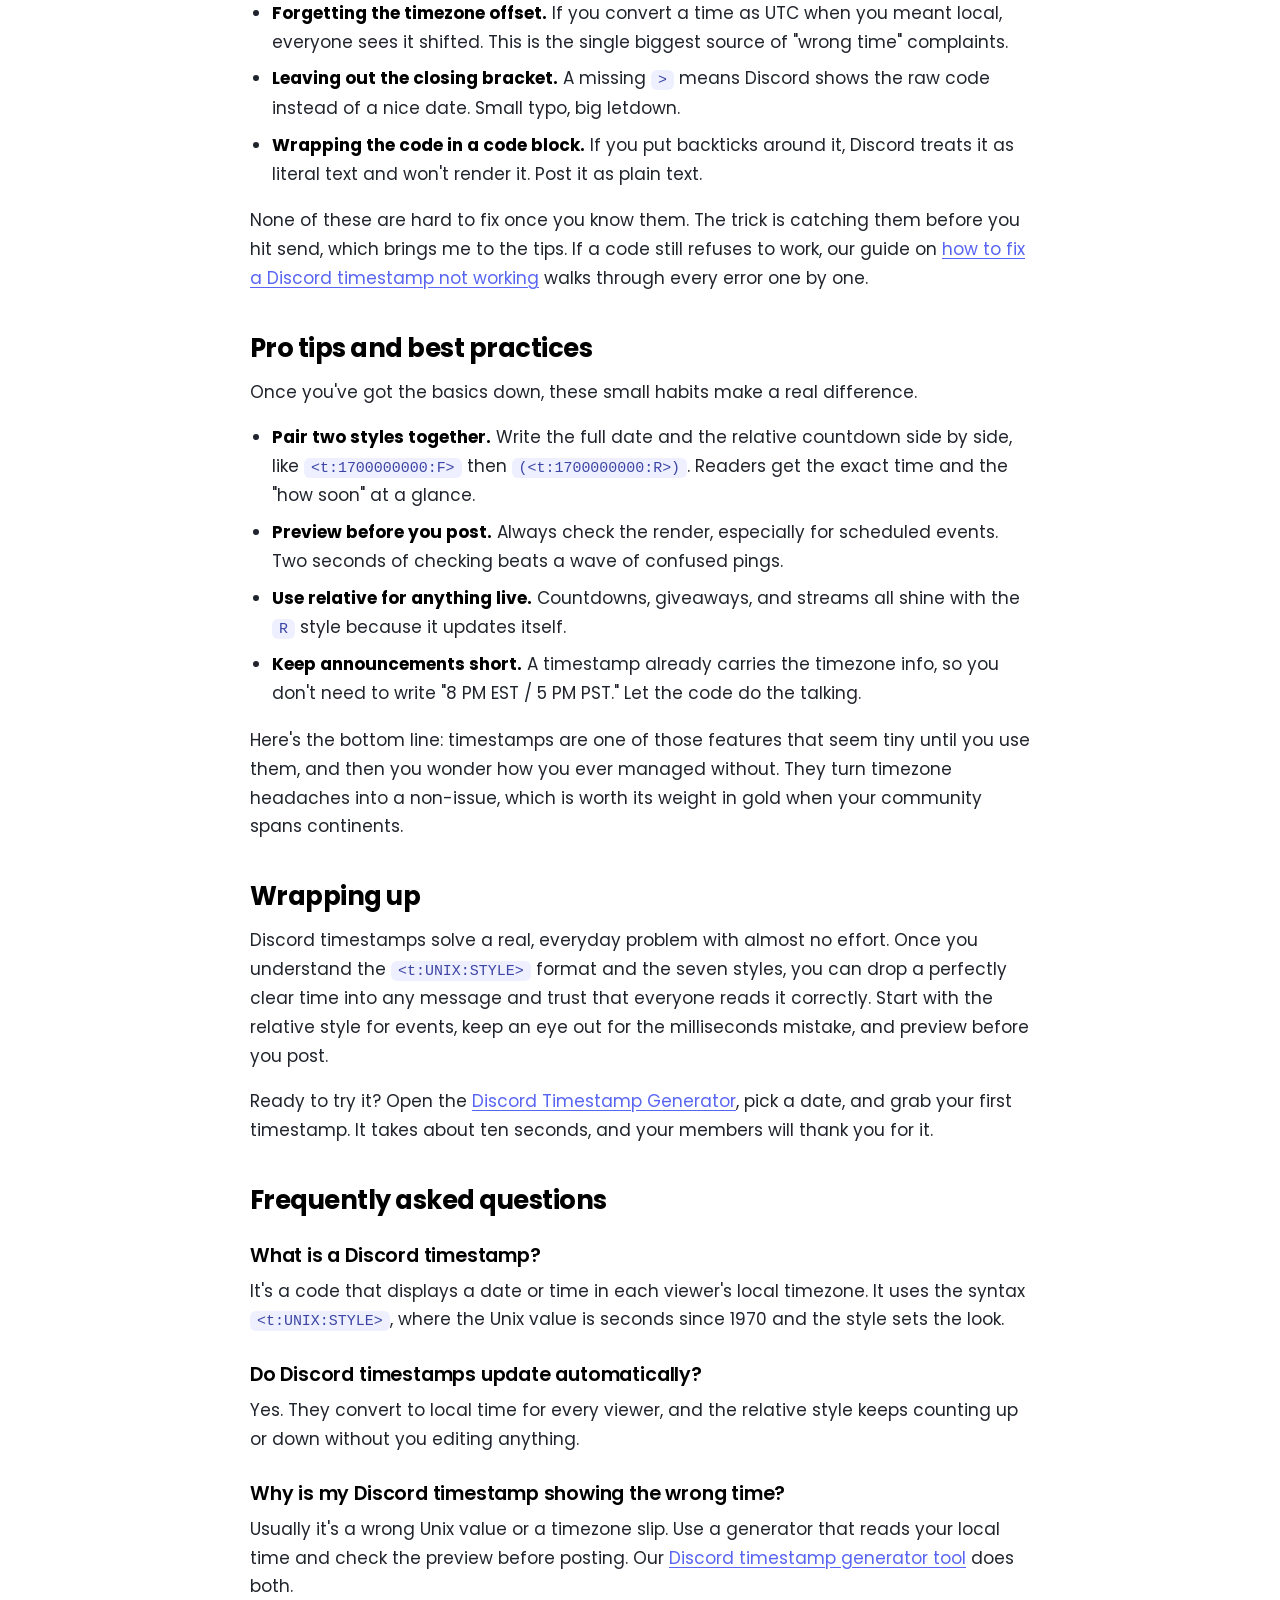
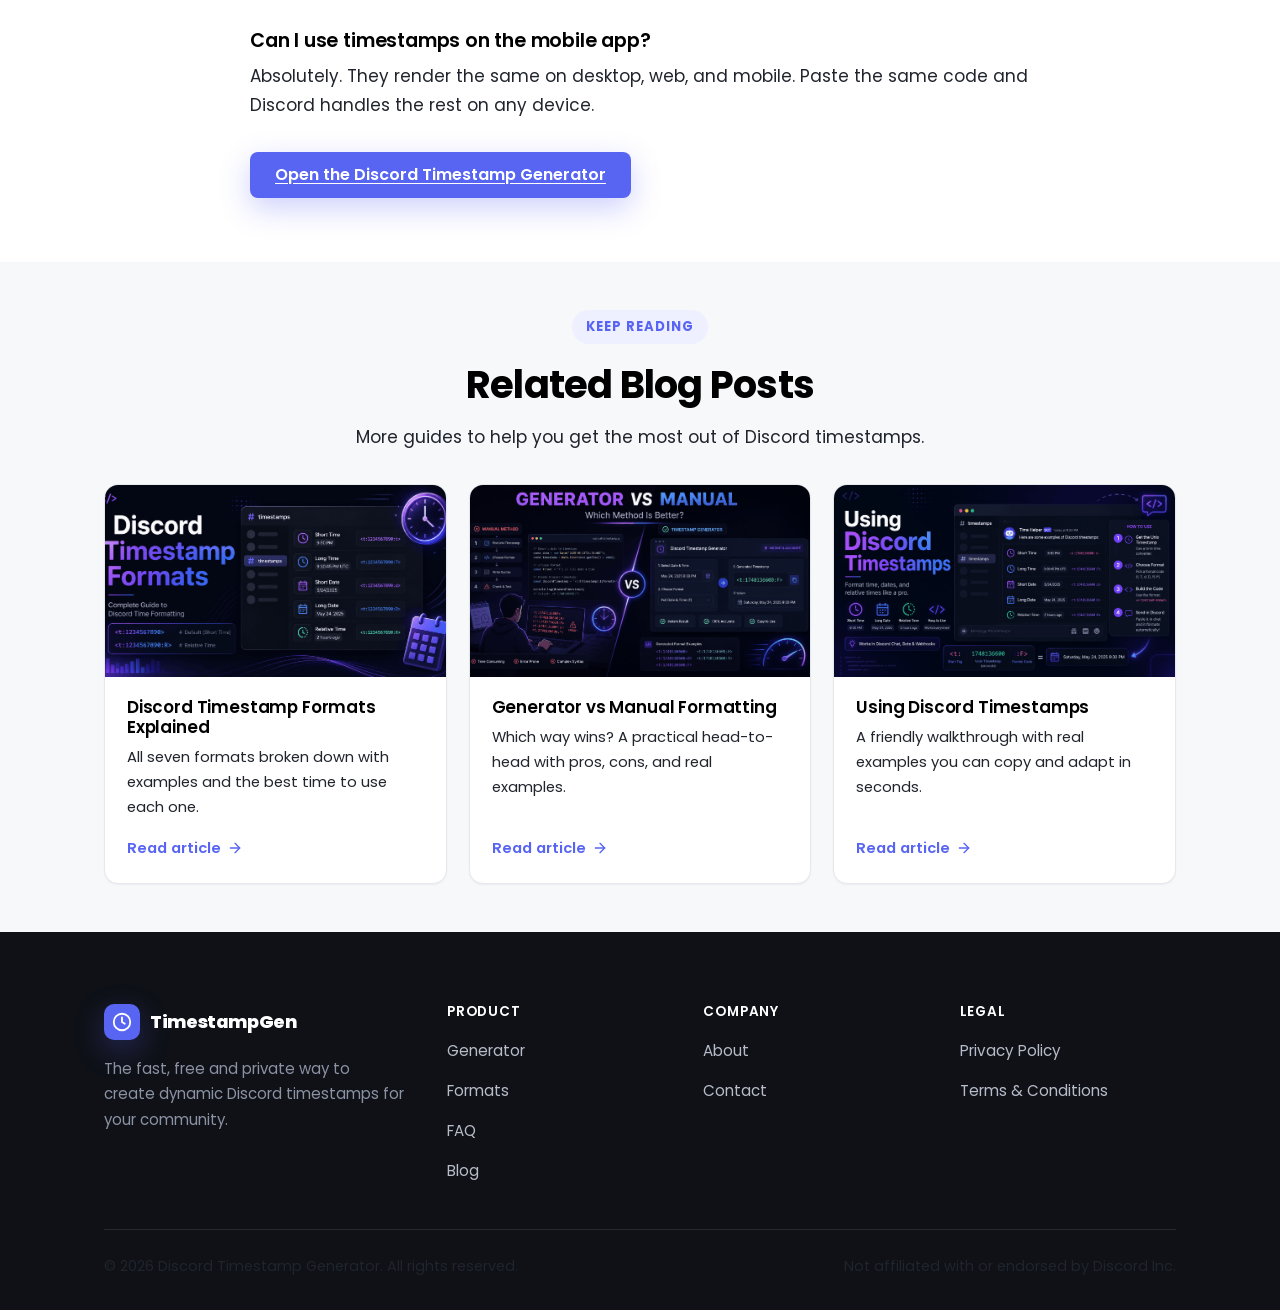
<file: blog/how-to-use-discord-timestamps.html>
﻿<!DOCTYPE html>
<html lang="en">
<head>
  <meta charset="UTF-8" />
  <meta name="viewport" content="width=device-width, initial-scale=1.0" />

  <!-- ===== SEO METADATA ===== -->
  <title>How to Use Discord Timestamps: The Complete 2026 Guide</title>
  <meta name="description" content="Learn how to use Discord timestamps the easy way, with every format, real code examples, common mistakes and pro tips for timezone-aware messages." />
  <meta name="robots" content="index, follow" />
  <link rel="canonical" href="https://dctimestampgen.com/blog/how-to-use-discord-timestamps.html" />

  <!-- Open Graph -->
  <meta property="og:type" content="article" />
  <meta property="og:site_name" content="Discord Timestamp Generator" />
  <meta property="og:title" content="How to Use Discord Timestamps: The Complete 2026 Guide" />
  <meta property="og:description" content="Every Discord timestamp format explained with real code examples, common mistakes, and pro tips for timezone-aware messages." />
  <meta property="og:url" content="https://dctimestampgen.com/blog/how-to-use-discord-timestamps.html" />
  <meta property="og:image" content="https://dctimestampgen.com/assets/images/How-to-use-Discord-timestamps.png" />
  <meta property="og:image:width" content="1200" />
  <meta property="og:image:height" content="675" />
  <meta property="og:image:type" content="image/png" />

  <!-- Twitter Card -->
  <meta name="twitter:card" content="summary_large_image" />
  <meta name="twitter:title" content="How to Use Discord Timestamps: The Complete 2026 Guide" />
  <meta name="twitter:description" content="Every Discord timestamp format explained with real code examples, common mistakes, and pro tips." />
  <meta name="twitter:image" content="https://dctimestampgen.com/assets/images/How-to-use-Discord-timestamps.png" />

  <meta name="theme-color" content="#5865f2" />
  <link rel="icon" type="image/svg+xml" href="../assets/icons/favicon.svg" />
  <link rel="apple-touch-icon" href="../assets/icons/favicon.svg" />
  <link rel="preconnect" href="https://fonts.googleapis.com" />
  <link rel="preconnect" href="https://fonts.gstatic.com" crossorigin />
  <link rel="stylesheet" href="https://fonts.googleapis.com/css2?family=Poppins:wght@400;500;600;700&display=swap" />
  <link rel="stylesheet" href="../css/style.css" />

<script type="text/javascript">

    (function(c,l,a,r,i,t,y){

        c[a]=c[a]||function(){(c[a].q=c[a].q||[]).push(arguments)};

        t=l.createElement(r);t.async=1;t.src="https://www.clarity.ms/tag/"+i;

        y=l.getElementsByTagName(r)[0];y.parentNode.insertBefore(t,y);

    })(window, document, "clarity", "script", "xp9bzx0un9");

</script>



<!-- Google tag (gtag.js) -->

<script async src="https://www.googletagmanager.com/gtag/js?id=G-DQJPMVJJCT"></script>

<script>

  window.dataLayer = window.dataLayer || [];

  function gtag(){dataLayer.push(arguments);}

  gtag('js', new Date());



  gtag('config', 'G-DQJPMVJJCT');

</script>

  
  <!-- ===== JSON-LD: BlogPosting ===== -->
  <script type="application/ld+json">
  {
    "@context": "https://schema.org",
    "@type": "BlogPosting",
    "headline": "How to Use Discord Timestamps: The Complete 2026 Guide",
    "description": "Learn how to use Discord timestamps the easy way, with every format, real code examples, common mistakes, and pro tips for timezone-aware messages.",
    "image": "https://dctimestampgen.com/assets/images/How-to-use-Discord-timestamps.png",
    "author": {
      "@type": "Organization",
      "name": "Discord Timestamp Generator",
      "url": "https://dctimestampgen.com/about.html"
    },
    "publisher": {
      "@type": "Organization",
      "name": "Discord Timestamp Generator",
      "logo": {
        "@type": "ImageObject",
        "url": "https://dctimestampgen.com/assets/icons/favicon.svg"
      }
    },
    "datePublished": "2026-07-14",
    "dateModified": "2026-07-14",
    "mainEntityOfPage": {
      "@type": "WebPage",
      "@id": "https://dctimestampgen.com/blog/how-to-use-discord-timestamps.html"
    },
    "articleSection": "Guides",
    "keywords": "Discord timestamps, Discord timestamp generator, Unix timestamp Discord, relative timestamp Discord, timezone"
  }
  </script>

  <!-- ===== JSON-LD: BreadcrumbList ===== -->
  <script type="application/ld+json">
  {
    "@context": "https://schema.org",
    "@type": "BreadcrumbList",
    "itemListElement": [
      { "@type": "ListItem", "position": 1, "name": "Home", "item": "https://dctimestampgen.com/" },
      { "@type": "ListItem", "position": 2, "name": "Blog", "item": "https://dctimestampgen.com/blog.html" },
      { "@type": "ListItem", "position": 3, "name": "How to Use Discord Timestamps", "item": "https://dctimestampgen.com/blog/how-to-use-discord-timestamps.html" }
    ]
  }
  </script>

  <!-- ===== JSON-LD: FAQPage ===== -->
  <script type="application/ld+json">
  {
    "@context": "https://schema.org",
    "@type": "FAQPage",
    "mainEntity": [
      {
        "@type": "Question",
        "name": "What is a Discord timestamp?",
        "acceptedAnswer": {
          "@type": "Answer",
          "text": "A Discord timestamp is a short code that shows a date or time in each viewer's own timezone. It uses the syntax <t:UNIX:STYLE>, where UNIX is the number of seconds since January 1, 1970 and STYLE controls how the time is displayed."
        }
      },
      {
        "@type": "Question",
        "name": "Do Discord timestamps update automatically?",
        "acceptedAnswer": {
          "@type": "Answer",
          "text": "Yes. Timestamps convert to each person's local time automatically, and the relative style (R) counts up or down on its own without you editing the message."
        }
      },
      {
        "@type": "Question",
        "name": "Why is my Discord timestamp showing the wrong time?",
        "acceptedAnswer": {
          "@type": "Answer",
          "text": "The most common cause is using the wrong Unix value or entering the time in the wrong timezone. Use a generator that reads your local time, then double-check the preview before you post."
        }
      },
      {
        "@type": "Question",
        "name": "Can I use timestamps on the Discord mobile app?",
        "acceptedAnswer": {
          "@type": "Answer",
          "text": "Yes. Timestamps render the same way on desktop, web, and mobile. You paste the same code and Discord handles the formatting on every device."
        }
      }
    ]
  }
  </script>
</head>
<body>
  <a class="skip-link" href="#main">Skip to content</a>

  <!-- ===== SHARED HEADER ===== -->
  <header class="site-header">
    <div class="container">
      <nav class="nav" aria-label="Primary">
        <a class="brand" href="/" aria-label="Discord Timestamp Generator home">
          <span class="brand__mark" aria-hidden="true">
            <svg viewBox="0 0 24 24" fill="none" stroke="#fff" stroke-width="2" stroke-linecap="round" stroke-linejoin="round"><circle cx="12" cy="12" r="9"></circle><polyline points="12 7 12 12 15 14"></polyline></svg>
          </span>
          <span>Timestamp<span style="color:var(--blurple)">Gen</span></span>
        </a>
        <ul class="nav__menu" id="primary-menu" data-nav-menu>
          <li><a class="nav__link" href="/">Home</a></li>
          <li><a class="nav__link" href="../about.html">About</a></li>
          <li><a class="nav__link" href="../blog.html" aria-current="page">Blog</a></li>
          <li><a class="nav__link" href="../contact.html">Contact</a></li>
          <li><a class="nav__link" href="../privacy-policy.html">Privacy Policy</a></li>
          <li><a class="nav__link" href="../terms-and-conditions.html">Terms</a></li>
        </ul>
        <div class="nav__actions">
          <a class="btn btn--primary nav__cta" href="/#tool">Open the Tool</a>
          <button class="nav__toggle" type="button" data-nav-toggle aria-expanded="false" aria-controls="primary-menu" aria-label="Toggle navigation menu">
            <svg class="icon-open" viewBox="0 0 24 24" fill="none" stroke="currentColor" stroke-width="2" stroke-linecap="round"><line x1="3" y1="6" x2="21" y2="6"></line><line x1="3" y1="12" x2="21" y2="12"></line><line x1="3" y1="18" x2="21" y2="18"></line></svg>
            <svg class="icon-close" viewBox="0 0 24 24" fill="none" stroke="currentColor" stroke-width="2" stroke-linecap="round"><line x1="18" y1="6" x2="6" y2="18"></line><line x1="6" y1="6" x2="18" y2="18"></line></svg>
          </button>
        </div>
      </nav>
    </div>
  </header>

  <!-- ===== ARTICLE BODY (this is the part you'd drop into any post) ===== -->
  <main id="main">
    <article class="section">
      <div class="container">
        <div class="prose">

          <!-- Breadcrumb -->
          <nav class="breadcrumb" aria-label="Breadcrumb">
            <ol>
              <li><a href="/">Home</a></li>
              <li><a href="../blog.html">Blog</a></li>
              <li aria-current="page">How to Use Discord Timestamps</li>
            </ol>
          </nav>

          <!-- H1 -->
          <h1>How to Use Discord Timestamps: The Complete 2026 Guide</h1>

          <div class="article-meta">
            <span>Updated July 14, 2026</span>
            <span class="dot">&bull;</span>
            <span>9 min read</span>
            <span class="dot">&bull;</span>
            <span>By the TimestampGen team</span>
          </div>

          <figure class="article-figure">
            <img src="../assets/images/How-to-use-Discord-timestamps.png" width="1200" height="630" fetchpriority="high" alt="How to use Discord timestamps step by step guide" />
          </figure>

          <!-- Introduction -->
          <p>
            If you run a Discord server with people scattered across the map, you already know the pain. You post "movie
            night at 8," and half the members show up an hour early while the other half miss it entirely. I've been
            there. For a long time I kept a mental note of everyone's timezone, which worked about as well as you'd
            expect. Then I learned about Discord timestamps, and honestly, it changed how I run my community.
          </p>
          <p>
            Discord timestamps are little pieces of code that show a date or time in each person's own local timezone.
            You post one message, and everyone sees the correct time for them. No math, no confusion, no "wait, is that
            your time or mine?" This guide walks you through exactly how they work, every format you can use, and the
            small mistakes that trip people up.
          </p>

          <!-- TL;DR callout -->
          <div class="callout">
            <h2>TL;DR</h2>
            <ul>
              <li>Discord timestamps use the format <code>&lt;t:UNIX:STYLE&gt;</code>.</li>
              <li><code>UNIX</code> is the seconds since Jan 1, 1970, and <code>STYLE</code> is a single letter that sets the look.</li>
              <li>They auto-convert to each viewer's timezone, so nobody has to do the math.</li>
              <li>The relative style <code>R</code> updates live, which is perfect for countdowns.</li>
              <li>The fastest way to make one is our <a href="/">Discord Timestamp Generator</a>.</li>
            </ul>
          </div>

          <!-- Table of Contents -->
          <nav class="toc" aria-label="Table of contents">
            <h2>Table of contents</h2>
            <ol>
              <li><a href="#what-are">What Discord timestamps actually are</a></li>
              <li><a href="#syntax">The syntax, broken down</a></li>
              <li><a href="#formats">Every timestamp format with examples</a></li>
              <li><a href="#make-one">How to make a timestamp step by step</a></li>
              <li><a href="#mistakes">Common mistakes to avoid</a></li>
              <li><a href="#pro-tips">Pro tips and best practices</a></li>
              <li><a href="#faq">FAQ</a></li>
              <li><a href="#related-title">Related articles</a></li>
            </ol>
          </nav>

          <!-- Section 1 -->
          <h2 id="what-are">What Discord timestamps actually are</h2>
          <p>
            A Discord timestamp is a short code you type into a message. When you send it, Discord swaps the code out for
            a readable date or time. The clever part is that it reads the viewer's device settings, so a friend in Tokyo
            and a friend in London both see the same moment, just displayed in their own clock.
          </p>
          <p>
            Under the hood, every timestamp is built on a Unix timestamp. That's just a count of seconds since a fixed
            starting point, midnight on January 1, 1970. Computers love this because it's one plain number with no
            timezone attached. Discord takes that number and paints it however you ask.
          </p>
          <p>
            Why does this matter to you? Because it means a single line of text can carry a precise moment to hundreds
            of people without a single misunderstanding. That's a small feature with a big payoff.
          </p>

          <!-- Section 2 -->
          <h2 id="syntax">The syntax, broken down</h2>
          <p>Here's the full shape of a timestamp:</p>
          <pre><code>&lt;t:1700000000:F&gt;</code></pre>
          <p>Let's take it apart piece by piece:</p>
          <ul>
            <li><code>&lt;t:</code> tells Discord "a timestamp is coming."</li>
            <li><code>1700000000</code> is the Unix value, the actual moment in seconds.</li>
            <li><code>:F</code> is the style letter that decides how it looks.</li>
            <li><code>&gt;</code> closes the tag.</li>
          </ul>
          <p>
            You can also drop the style and just write <code>&lt;t:1700000000&gt;</code>. When you do that, Discord
            defaults to the short date and time style. I'd still recommend picking a style on purpose, because the
            default isn't always the one you want.
          </p>

          <!-- Section 3 -->
          <h2 id="formats">Every timestamp format with examples</h2>
          <p>
            Discord supports seven styles. Each one uses the same Unix value but shows it differently. The table below
            uses <code>1700000000</code>, which lands on November 14, 2023, around 22:13 UTC.
          </p>

          <div class="table-wrap">
            <table class="formats">
              <thead>
                <tr>
                  <th>Style</th>
                  <th>Code</th>
                  <th>Example output</th>
                </tr>
              </thead>
              <tbody>
                <tr><td>Short Time</td><td><code>&lt;t:1700000000:t&gt;</code></td><td class="example">10:13 PM</td></tr>
                <tr><td>Long Time</td><td><code>&lt;t:1700000000:T&gt;</code></td><td class="example">10:13:20 PM</td></tr>
                <tr><td>Short Date</td><td><code>&lt;t:1700000000:d&gt;</code></td><td class="example">11/14/2023</td></tr>
                <tr><td>Long Date</td><td><code>&lt;t:1700000000:D&gt;</code></td><td class="example">November 14, 2023</td></tr>
                <tr><td>Short Date/Time</td><td><code>&lt;t:1700000000:f&gt;</code></td><td class="example">November 14, 2023 10:13 PM</td></tr>
                <tr><td>Long Date/Time</td><td><code>&lt;t:1700000000:F&gt;</code></td><td class="example">Tuesday, November 14, 2023 10:13 PM</td></tr>
                <tr><td>Relative</td><td><code>&lt;t:1700000000:R&gt;</code></td><td class="example">2 years ago</td></tr>
              </tbody>
            </table>
          </div>

          <h3>When to use each style</h3>
          <p>
            Picking the right style is half the battle. For a quick "starts at" note, short time (<code>t</code>) keeps
            things clean. For a formal event announcement, the long date and time (<code>F</code>) spells everything out
            and leaves no room for doubt.
          </p>
          <p>
            My personal favorite is the relative style. Here it is on its own:
          </p>
          <pre><code>&lt;t:1700000000:R&gt;</code></pre>
          <p>
            That one renders as something like "in 3 hours" or "2 days ago," and it keeps ticking on its own. Drop it
            into a giveaway post and members can glance at it to see how long is left, without you ever touching the
            message again. It does a lot of heavy lifting for a single letter.
          </p>

          <!-- Section 4 -->
          <h2 id="make-one">How to make a timestamp step by step</h2>
          <p>
            You've got two roads here: do it by hand, or let a tool handle it. I'll be straight with you, the tool wins
            almost every time.
          </p>

          <h3>The easy way</h3>
          <p>Head over to our <a href="/">Discord Timestamp Generator</a> and follow these steps:</p>
          <ol>
            <li>Pick your date on the calendar.</li>
            <li>Set the time.</li>
            <li>Choose a format from the dropdown.</li>
            <li>Hit generate and copy the code.</li>
          </ol>
          <p>
            The generator reads your local timezone, shows a live preview of how the message will look, and hands you a
            copy-ready code in seconds. Paste it into Discord and you're done.
          </p>

          <h3>The manual way</h3>
          <p>
            If you'd rather understand the guts of it, you need to turn your date and time into a Unix value. You can
            find that number with a quick search for "unix time converter," then slot it into the format like this:
          </p>
          <pre><code>&lt;t:YOUR_NUMBER:F&gt;</code></pre>
          <p>
            It works, but it's fiddly and easy to get wrong, especially around timezones and daylight saving. For a
            one-off it's fine. For anything you post regularly, save yourself the trouble.
          </p>

          <!-- Section 5 -->
          <h2 id="mistakes">Common mistakes to avoid</h2>
          <p>
            I've made most of these myself, so learn from my scars instead of your own.
          </p>
          <ul>
            <li><strong>Using milliseconds instead of seconds.</strong> Discord wants seconds. If your number has 13 digits, it's in milliseconds and will point to some wild future date. Chop the last three digits.</li>
            <li><strong>Forgetting the timezone offset.</strong> If you convert a time as UTC when you meant local, everyone sees it shifted. This is the single biggest source of "wrong time" complaints.</li>
            <li><strong>Leaving out the closing bracket.</strong> A missing <code>&gt;</code> means Discord shows the raw code instead of a nice date. Small typo, big letdown.</li>
            <li><strong>Wrapping the code in a code block.</strong> If you put backticks around it, Discord treats it as literal text and won't render it. Post it as plain text.</li>
          </ul>
          <p>
            None of these are hard to fix once you know them. The trick is catching them before you hit send, which
            brings me to the tips. If a code still refuses to work, our guide on
            <a href="discord-timestamp-not-working.html">how to fix a Discord timestamp not working</a> walks through
            every error one by one.
          </p>

          <!-- Section 6 -->
          <h2 id="pro-tips">Pro tips and best practices</h2>
          <p>Once you've got the basics down, these small habits make a real difference.</p>
          <ul>
            <li><strong>Pair two styles together.</strong> Write the full date and the relative countdown side by side, like <code>&lt;t:1700000000:F&gt;</code> then <code>(&lt;t:1700000000:R&gt;)</code>. Readers get the exact time and the "how soon" at a glance.</li>
            <li><strong>Preview before you post.</strong> Always check the render, especially for scheduled events. Two seconds of checking beats a wave of confused pings.</li>
            <li><strong>Use relative for anything live.</strong> Countdowns, giveaways, and streams all shine with the <code>R</code> style because it updates itself.</li>
            <li><strong>Keep announcements short.</strong> A timestamp already carries the timezone info, so you don't need to write "8 PM EST / 5 PM PST." Let the code do the talking.</li>
          </ul>
          <p>
            Here's the bottom line: timestamps are one of those features that seem tiny until you use them, and then you
            wonder how you ever managed without. They turn timezone headaches into a non-issue, which is worth its weight
            in gold when your community spans continents.
          </p>

          <!-- Conclusion -->
          <h2 id="conclusion">Wrapping up</h2>
          <p>
            Discord timestamps solve a real, everyday problem with almost no effort. Once you understand the
            <code>&lt;t:UNIX:STYLE&gt;</code> format and the seven styles, you can drop a perfectly clear time into any
            message and trust that everyone reads it correctly. Start with the relative style for events, keep an eye out
            for the milliseconds mistake, and preview before you post.
          </p>
          <p>
            Ready to try it? Open the <a href="/">Discord Timestamp Generator</a>, pick a date, and grab your first
            timestamp. It takes about ten seconds, and your members will thank you for it.
          </p>

          <!-- FAQ -->
          <h2 id="faq">Frequently asked questions</h2>

          <h3>What is a Discord timestamp?</h3>
          <p>
            It's a code that displays a date or time in each viewer's local timezone. It uses the syntax
            <code>&lt;t:UNIX:STYLE&gt;</code>, where the Unix value is seconds since 1970 and the style sets the look.
          </p>

          <h3>Do Discord timestamps update automatically?</h3>
          <p>
            Yes. They convert to local time for every viewer, and the relative style keeps counting up or down without
            you editing anything.
          </p>

          <h3>Why is my Discord timestamp showing the wrong time?</h3>
          <p>
            Usually it's a wrong Unix value or a timezone slip. Use a generator that reads your local time and check the
            preview before posting. Our <a href="/">Discord timestamp generator tool</a> does both.
          </p>

          <h3>Can I use timestamps on the mobile app?</h3>
          <p>
            Absolutely. They render the same on desktop, web, and mobile. Paste the same code and Discord handles the
            rest on any device.
          </p>

          <p style="margin-top:32px">
            <a class="btn btn--primary" href="/">Open the Discord Timestamp Generator</a>
          </p>

        </div>
      </div>
    </article>

    <!-- ===== RELATED BLOG POSTS ===== -->
    <section class="section section--subtle" aria-labelledby="related-title">
      <div class="container">
        <div class="section-head">
          <span class="eyebrow">Keep reading</span>
          <h2 id="related-title">Related Blog Posts</h2>
          <p>More guides to help you get the most out of Discord timestamps.</p>
        </div>
        <div class="grid grid--3">
          <a class="card post-card" href="discord-timestamp-formats.html">
            <div class="post-card__media"><img src="../assets/images/discord-timestamp-formats.png" alt="Discord timestamp formats guide" loading="lazy" width="1200" height="675" /></div>
            <h3>Discord Timestamp Formats Explained</h3>
            <p>All seven formats broken down with examples and the best time to use each one.</p>
            <span class="post-card__link">Read article
              <svg viewBox="0 0 24 24" fill="none" stroke="currentColor" stroke-width="2" stroke-linecap="round" stroke-linejoin="round" aria-hidden="true"><line x1="5" y1="12" x2="19" y2="12"></line><polyline points="12 5 19 12 12 19"></polyline></svg>
            </span>
          </a>
          <a class="card post-card" href="discord-timestamp-generator-vs-manual.html">
            <div class="post-card__media"><img src="../assets/images/generator-vs-manual.png" alt="Discord timestamp generator versus manual formatting" loading="lazy" width="1200" height="675" /></div>
            <h3>Generator vs Manual Formatting</h3>
            <p>Which way wins? A practical head-to-head with pros, cons, and real examples.</p>
            <span class="post-card__link">Read article
              <svg viewBox="0 0 24 24" fill="none" stroke="currentColor" stroke-width="2" stroke-linecap="round" stroke-linejoin="round" aria-hidden="true"><line x1="5" y1="12" x2="19" y2="12"></line><polyline points="12 5 19 12 12 19"></polyline></svg>
            </span>
          </a>
          <a class="card post-card" href="using-discord-timestamps.html">
            <div class="post-card__media"><img src="../assets/images/using-discord-timestamp.png" alt="Using Discord timestamps walkthrough" loading="lazy" width="1200" height="675" /></div>
            <h3>Using Discord Timestamps</h3>
            <p>A friendly walkthrough with real examples you can copy and adapt in seconds.</p>
            <span class="post-card__link">Read article
              <svg viewBox="0 0 24 24" fill="none" stroke="currentColor" stroke-width="2" stroke-linecap="round" stroke-linejoin="round" aria-hidden="true"><line x1="5" y1="12" x2="19" y2="12"></line><polyline points="12 5 19 12 12 19"></polyline></svg>
            </span>
          </a>
        </div>
      </div>
    </section>
  </main>

  <!-- ===== SHARED FOOTER ===== -->
  <footer class="site-footer">
    <div class="container">
      <div class="footer__top">
        <div class="footer__brand">
          <a class="brand" href="/" aria-label="Discord Timestamp Generator home">
            <span class="brand__mark" aria-hidden="true">
              <svg viewBox="0 0 24 24" fill="none" stroke="#fff" stroke-width="2" stroke-linecap="round" stroke-linejoin="round"><circle cx="12" cy="12" r="9"></circle><polyline points="12 7 12 12 15 14"></polyline></svg>
            </span>
            <span style="color:#fff">TimestampGen</span>
          </a>
          <p>The fast, free and private way to create dynamic Discord timestamps for your community.</p>
        </div>
        <nav class="footer__col" aria-label="Product">
          <h3 class="footer__col-title">Product</h3>
          <ul>
            <li><a href="/#tool">Generator</a></li>
            <li><a href="/#formats">Formats</a></li>
            <li><a href="/#faq-title">FAQ</a></li>
            <li><a href="../blog.html">Blog</a></li>
          </ul>
        </nav>
        <nav class="footer__col" aria-label="Company">
          <h3 class="footer__col-title">Company</h3>
          <ul>
            <li><a href="../about.html">About</a></li>
            <li><a href="../contact.html">Contact</a></li>
          </ul>
        </nav>
        <nav class="footer__col" aria-label="Legal">
          <h3 class="footer__col-title">Legal</h3>
          <ul>
            <li><a href="../privacy-policy.html">Privacy Policy</a></li>
            <li><a href="../terms-and-conditions.html">Terms &amp; Conditions</a></li>
          </ul>
        </nav>
      </div>
      <div class="footer__bottom">
        <p>&copy; <span data-year>2026</span> Discord Timestamp Generator. All rights reserved.</p>
        <p>Not affiliated with or endorsed by Discord Inc.</p>
      </div>
    </div>
  </footer>

  <script src="../js/main.js" defer></script>
</body>
</html>
</file>
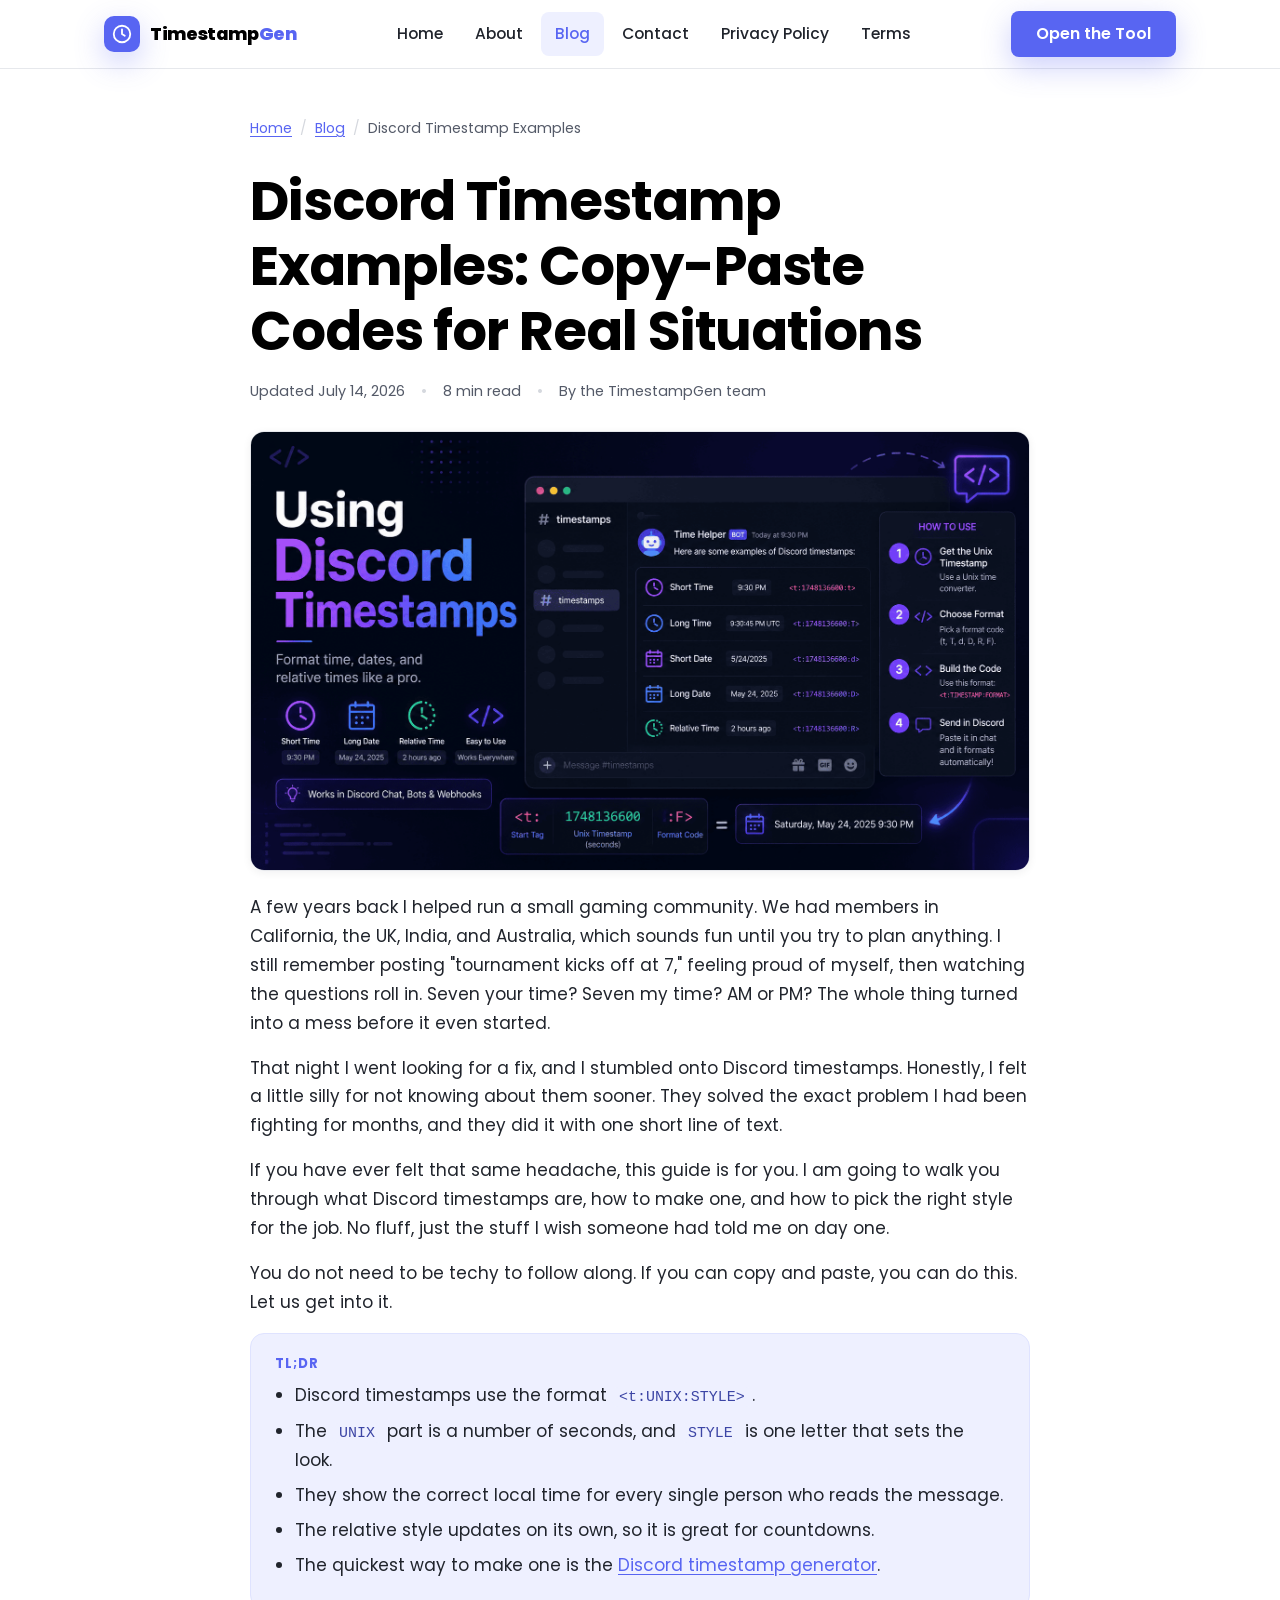
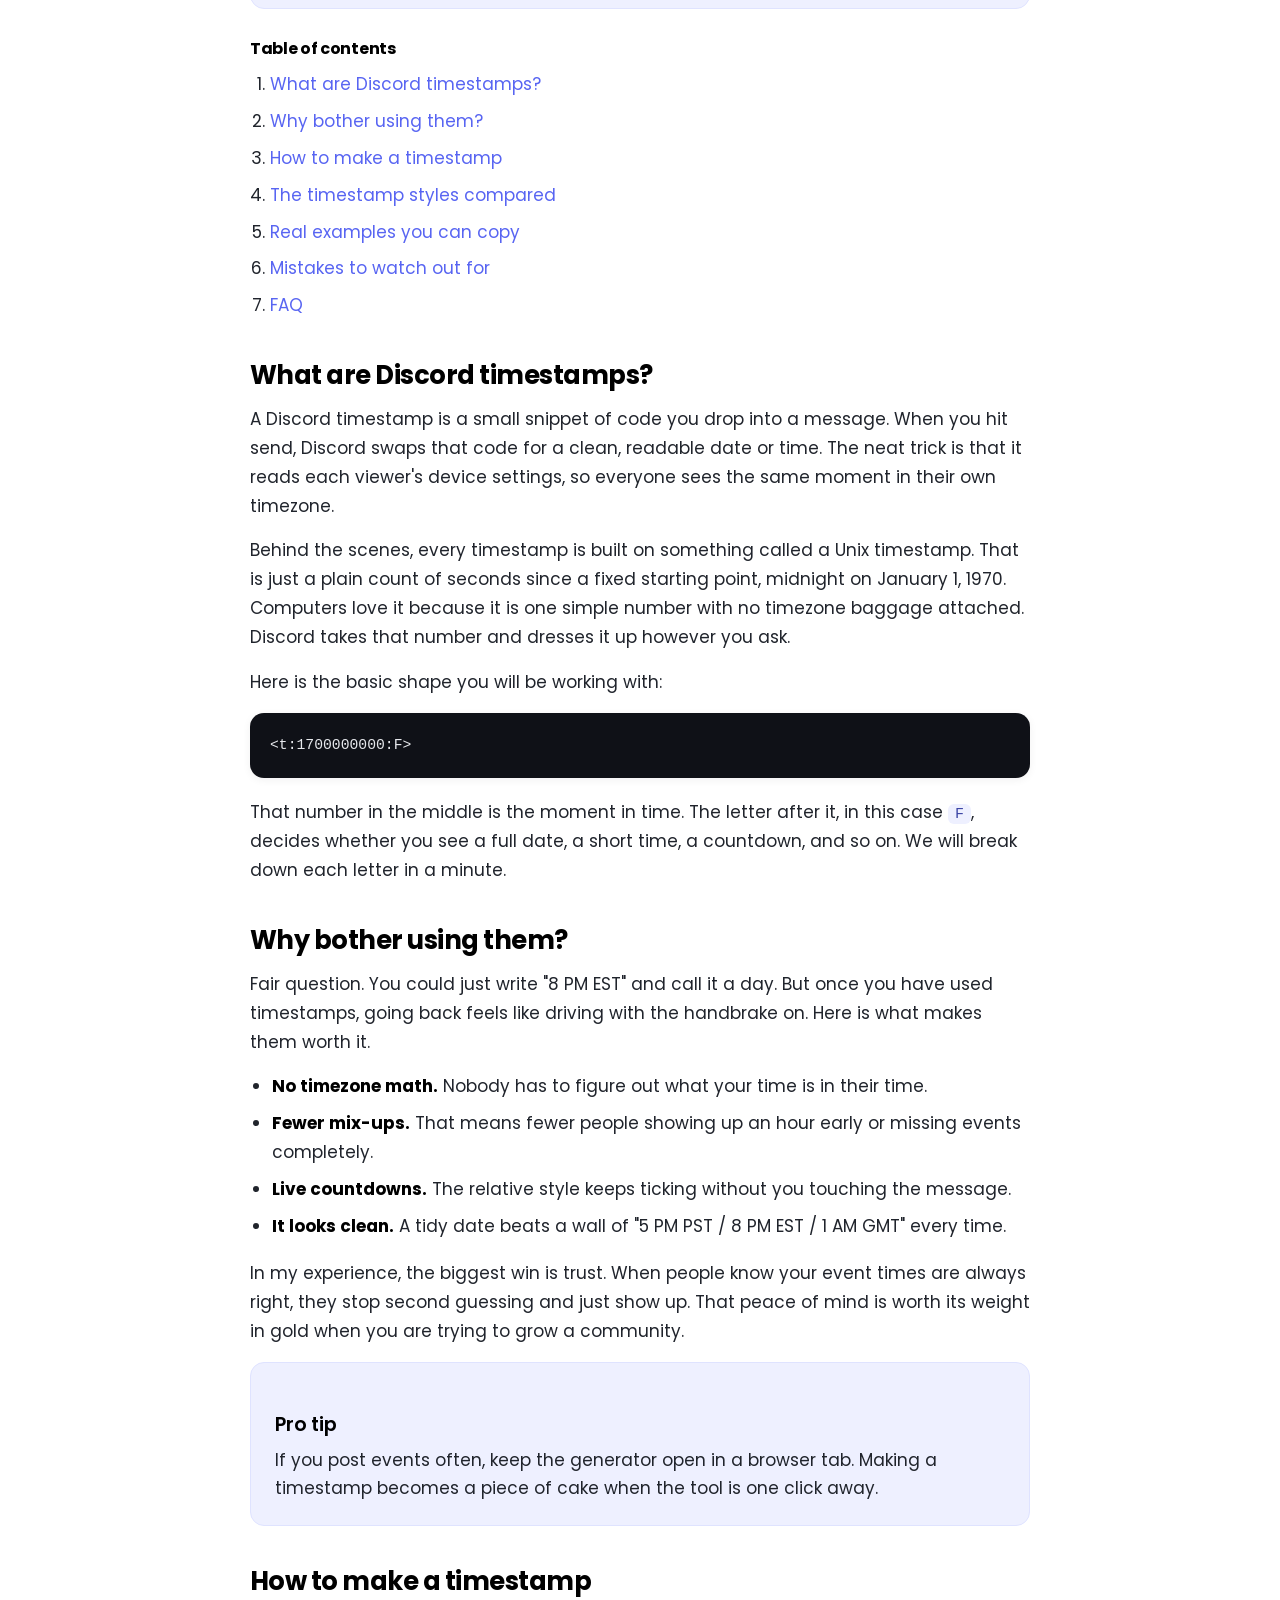
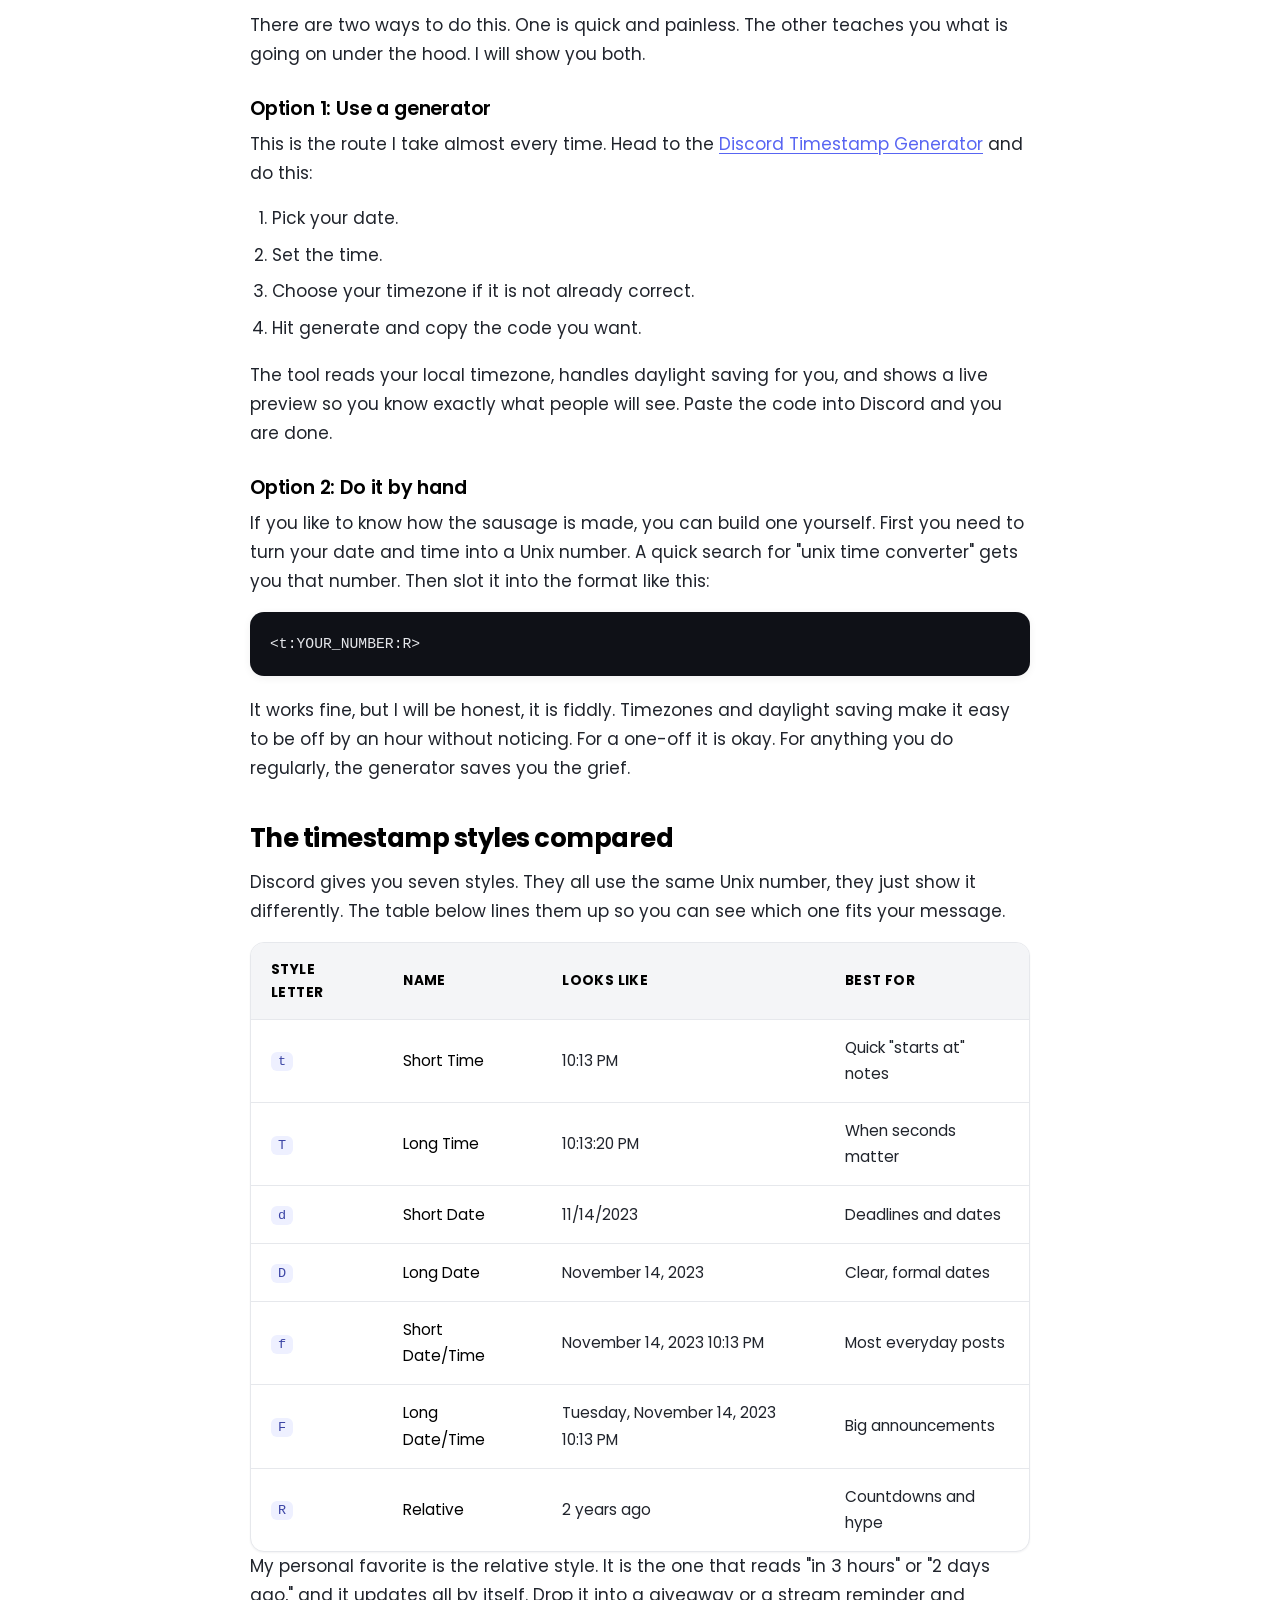
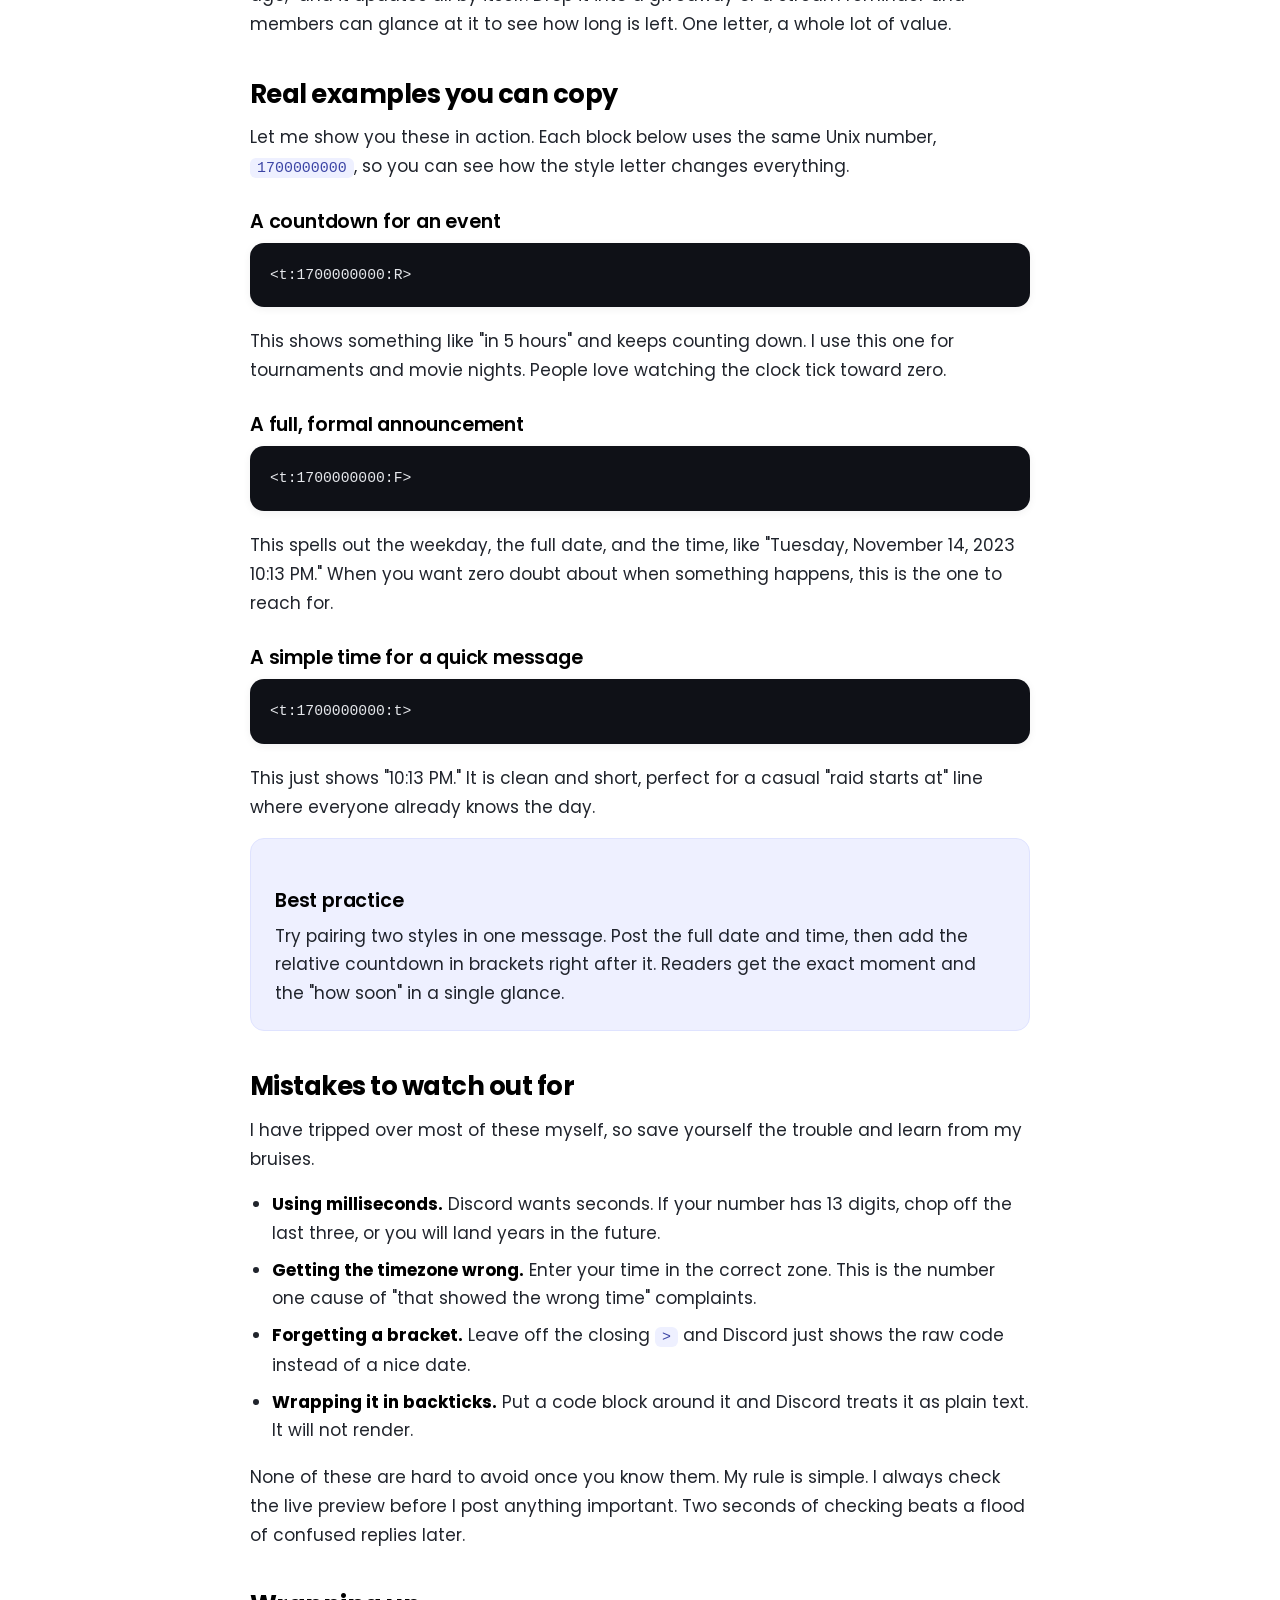
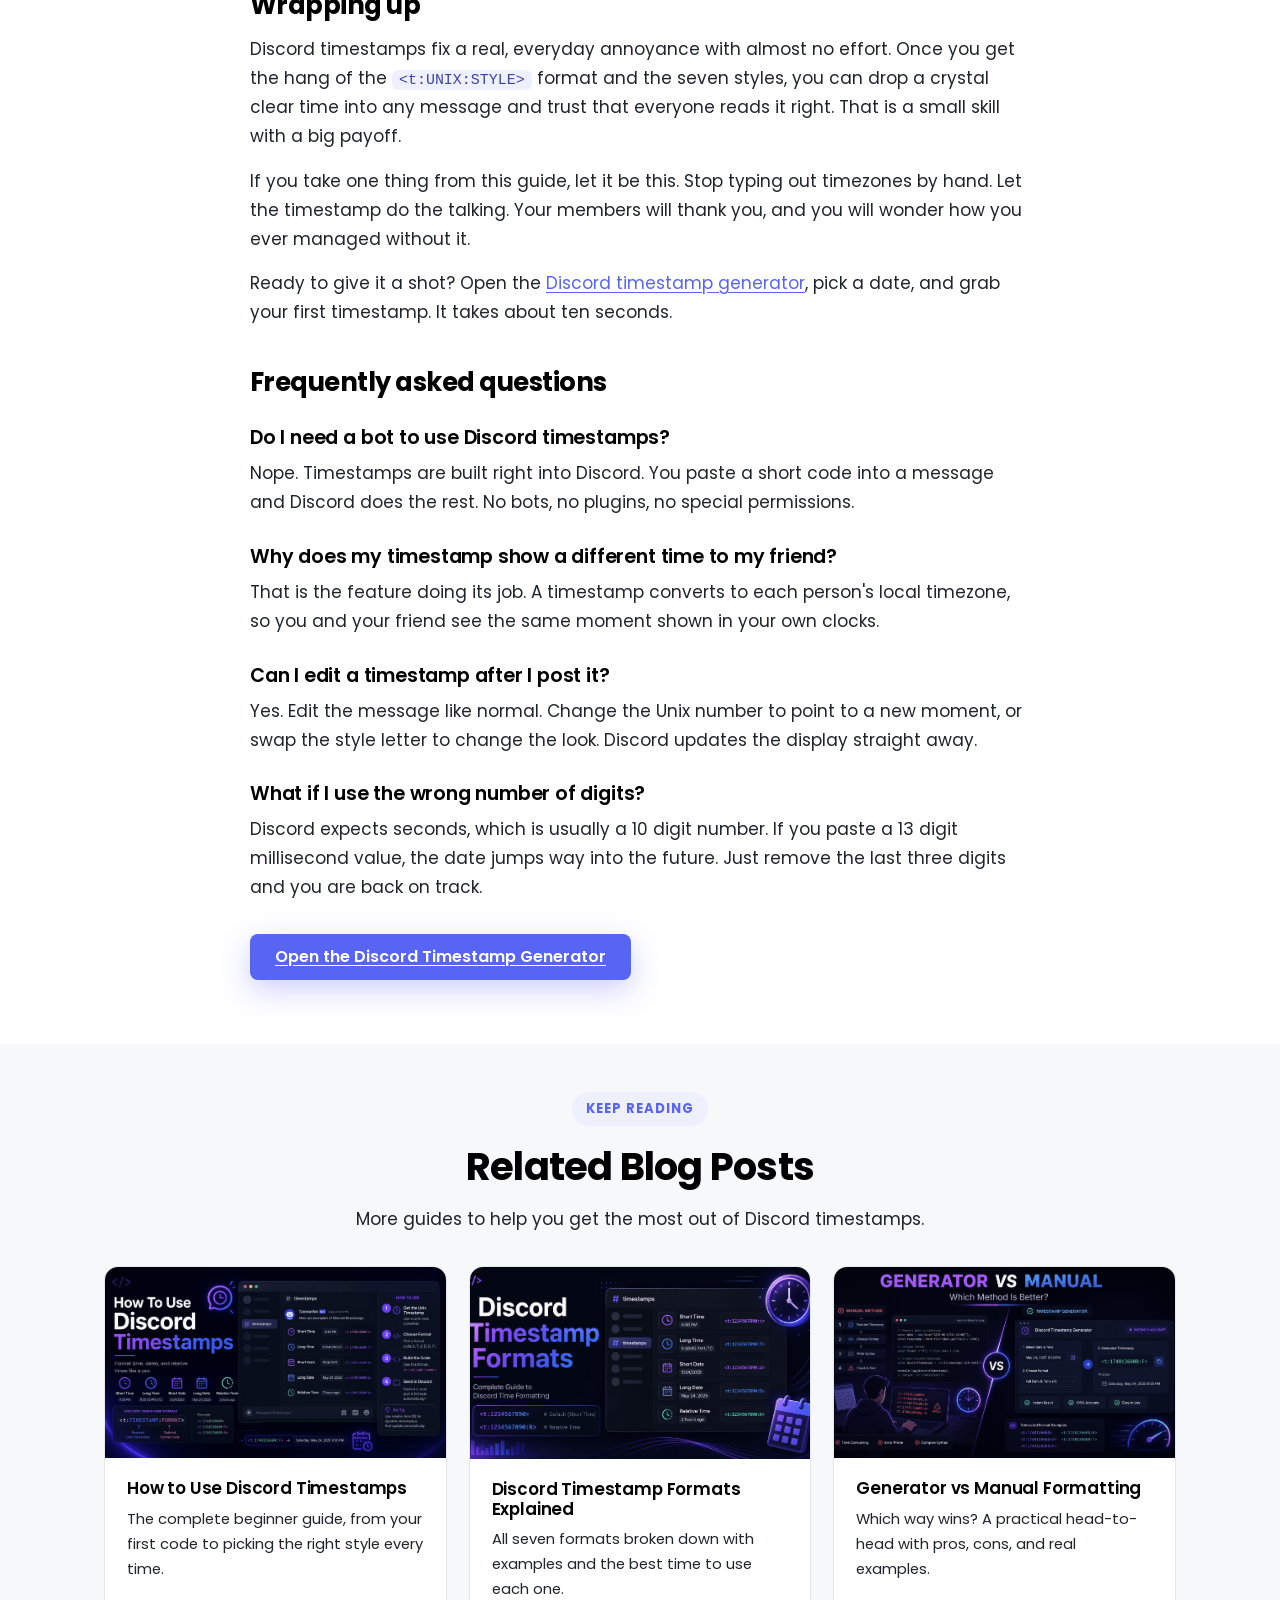
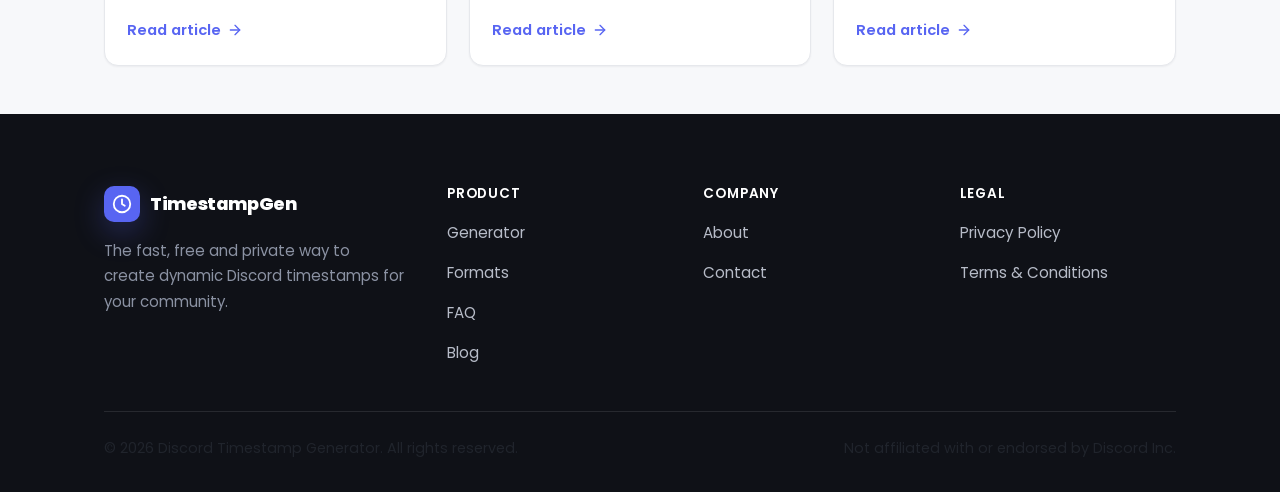
<file: blog/using-discord-timestamps.html>
﻿<!DOCTYPE html>
<html lang="en">
<head>
  <meta charset="UTF-8" />
  <meta name="viewport" content="width=device-width, initial-scale=1.0" />

  <!-- ===== SEO METADATA ===== -->
  <title>Discord Timestamp Examples: Ready-to-Copy Codes for Every Post</title>
  <meta name="description" content="Real Discord timestamp examples you can copy in seconds. Ready-made codes for events, countdowns, deadlines and more, with the right format for each." />
  <meta name="robots" content="index, follow" />
  <link rel="canonical" href="https://dctimestampgen.com/blog/using-discord-timestamps.html" />

  <!-- Open Graph -->
  <meta property="og:type" content="article" />
  <meta property="og:site_name" content="Discord Timestamp Generator" />
  <meta property="og:title" content="Discord Timestamp Examples: Ready-to-Copy Codes for Every Post" />
  <meta property="og:description" content="Ready-to-copy Discord timestamp examples for events, countdowns, deadlines and more, with the right format picked for each situation." />
  <meta property="og:url" content="https://dctimestampgen.com/blog/using-discord-timestamps.html" />
  <meta property="og:image" content="https://dctimestampgen.com/assets/images/using-discord-timestamp.png" />
  <meta property="og:image:width" content="1200" />
  <meta property="og:image:height" content="675" />
  <meta property="og:image:type" content="image/png" />

  <!-- Twitter Card -->
  <meta name="twitter:card" content="summary_large_image" />
  <meta name="twitter:title" content="Discord Timestamp Examples: Ready-to-Copy Codes for Every Post" />
  <meta name="twitter:description" content="Ready-to-copy Discord timestamp examples for events, countdowns and deadlines, with the right format for each." />
  <meta name="twitter:image" content="https://dctimestampgen.com/assets/images/using-discord-timestamp.png" />

  <meta name="theme-color" content="#5865f2" />
  <link rel="icon" type="image/svg+xml" href="../assets/icons/favicon.svg" />
  <link rel="apple-touch-icon" href="../assets/icons/favicon.svg" />
  <link rel="preconnect" href="https://fonts.googleapis.com" />
  <link rel="preconnect" href="https://fonts.gstatic.com" crossorigin />
  <link rel="stylesheet" href="https://fonts.googleapis.com/css2?family=Poppins:wght@400;500;600;700&display=swap" />
  <link rel="stylesheet" href="../css/style.css" />



  <script type="text/javascript">

    (function(c,l,a,r,i,t,y){

        c[a]=c[a]||function(){(c[a].q=c[a].q||[]).push(arguments)};

        t=l.createElement(r);t.async=1;t.src="https://www.clarity.ms/tag/"+i;

        y=l.getElementsByTagName(r)[0];y.parentNode.insertBefore(t,y);

    })(window, document, "clarity", "script", "xp9bzx0un9");

</script>



<!-- Google tag (gtag.js) -->

<script async src="https://www.googletagmanager.com/gtag/js?id=G-DQJPMVJJCT"></script>

<script>

  window.dataLayer = window.dataLayer || [];

  function gtag(){dataLayer.push(arguments);}

  gtag('js', new Date());



  gtag('config', 'G-DQJPMVJJCT');

</script>    
  <!-- ===== JSON-LD: Article ===== -->
  <script type="application/ld+json">
  {
    "@context": "https://schema.org",
    "@type": "BlogPosting",
    "image": "https://dctimestampgen.com/assets/images/using-discord-timestamp.png",
    "headline": "Discord Timestamp Examples: Ready-to-Copy Codes for Every Post",
    "description": "A library of ready-to-copy Discord timestamp examples for events, countdowns, deadlines and more, each paired with the format that fits best.",
    "author": {
      "@type": "Organization",
      "name": "Discord Timestamp Generator",
      "url": "https://dctimestampgen.com/about.html"
    },
    "publisher": {
      "@type": "Organization",
      "name": "Discord Timestamp Generator",
      "logo": {
        "@type": "ImageObject",
        "url": "https://dctimestampgen.com/assets/icons/favicon.svg"
      }
    },
    "datePublished": "2026-07-14",
    "dateModified": "2026-07-14",
    "mainEntityOfPage": {
      "@type": "WebPage",
      "@id": "https://dctimestampgen.com/blog/using-discord-timestamps.html"
    },
    "articleSection": "Guides",
    "keywords": "Discord timestamp examples, Discord timestamp code, copy Discord timestamp, Discord countdown example, Discord event timestamp"
  }
  </script>

  <!-- ===== JSON-LD: BreadcrumbList ===== -->
  <script type="application/ld+json">
  {
    "@context": "https://schema.org",
    "@type": "BreadcrumbList",
    "itemListElement": [
      { "@type": "ListItem", "position": 1, "name": "Home", "item": "https://dctimestampgen.com/" },
      { "@type": "ListItem", "position": 2, "name": "Blog", "item": "https://dctimestampgen.com/blog.html" },
      { "@type": "ListItem", "position": 3, "name": "Discord Timestamp Examples", "item": "https://dctimestampgen.com/blog/using-discord-timestamps.html" }
    ]
  }
  </script>

  <!-- ===== JSON-LD: FAQPage ===== -->
  <script type="application/ld+json">
  {
    "@context": "https://schema.org",
    "@type": "FAQPage",
    "mainEntity": [
      {
        "@type": "Question",
        "name": "Do I need a bot to use Discord timestamps?",
        "acceptedAnswer": {
          "@type": "Answer",
          "text": "No. Timestamps are a built-in Discord feature. You just paste a short code into any message and Discord turns it into a readable time. No bots, plugins, or extra permissions are needed."
        }
      },
      {
        "@type": "Question",
        "name": "Why does my Discord timestamp show a different time to my friend?",
        "acceptedAnswer": {
          "@type": "Answer",
          "text": "That is the feature working as intended. A timestamp converts to each person's local timezone, so you and your friend see the same moment displayed in your own clocks."
        }
      },
      {
        "@type": "Question",
        "name": "Can I edit a timestamp after I post it?",
        "acceptedAnswer": {
          "@type": "Answer",
          "text": "You edit the message like any other. Change the Unix number inside the code to point to a new moment, or swap the style letter to change how it looks. Discord updates the display right away."
        }
      },
      {
        "@type": "Question",
        "name": "What happens if I use the wrong number of digits?",
        "acceptedAnswer": {
          "@type": "Answer",
          "text": "Discord expects the Unix value in seconds, which is usually 10 digits. If you paste a 13-digit millisecond value, the date jumps far into the future. Remove the last three digits to fix it."
        }
      }
    ]
  }
  </script>
</head>
<body>
  <a class="skip-link" href="#main">Skip to content</a>

  <!-- ===== SHARED HEADER ===== -->
  <header class="site-header">
    <div class="container">
      <nav class="nav" aria-label="Primary">
        <a class="brand" href="/" aria-label="Discord Timestamp Generator home">
          <span class="brand__mark" aria-hidden="true">
            <svg viewBox="0 0 24 24" fill="none" stroke="#fff" stroke-width="2" stroke-linecap="round" stroke-linejoin="round"><circle cx="12" cy="12" r="9"></circle><polyline points="12 7 12 12 15 14"></polyline></svg>
          </span>
          <span>Timestamp<span style="color:var(--blurple)">Gen</span></span>
        </a>
        <ul class="nav__menu" id="primary-menu" data-nav-menu>
          <li><a class="nav__link" href="/">Home</a></li>
          <li><a class="nav__link" href="../about.html">About</a></li>
          <li><a class="nav__link" href="../blog.html" aria-current="page">Blog</a></li>
          <li><a class="nav__link" href="../contact.html">Contact</a></li>
          <li><a class="nav__link" href="../privacy-policy.html">Privacy Policy</a></li>
          <li><a class="nav__link" href="../terms-and-conditions.html">Terms</a></li>
        </ul>
        <div class="nav__actions">
          <a class="btn btn--primary nav__cta" href="/#tool">Open the Tool</a>
          <button class="nav__toggle" type="button" data-nav-toggle aria-expanded="false" aria-controls="primary-menu" aria-label="Toggle navigation menu">
            <svg class="icon-open" viewBox="0 0 24 24" fill="none" stroke="currentColor" stroke-width="2" stroke-linecap="round"><line x1="3" y1="6" x2="21" y2="6"></line><line x1="3" y1="12" x2="21" y2="12"></line><line x1="3" y1="18" x2="21" y2="18"></line></svg>
            <svg class="icon-close" viewBox="0 0 24 24" fill="none" stroke="currentColor" stroke-width="2" stroke-linecap="round"><line x1="18" y1="6" x2="6" y2="18"></line><line x1="6" y1="6" x2="18" y2="18"></line></svg>
          </button>
        </div>
      </nav>
    </div>
  </header>

  <!-- ===== ARTICLE ===== -->
  <main id="main">
    <article class="section">
      <div class="container">
        <div class="prose">

          <!-- Breadcrumb -->
          <nav class="breadcrumb" aria-label="Breadcrumb">
            <ol>
              <li><a href="/">Home</a></li>
              <li><a href="../blog.html">Blog</a></li>
              <li aria-current="page">Discord Timestamp Examples</li>
            </ol>
          </nav>

          <!-- H1 -->
          <h1>Discord Timestamp Examples: Copy-Paste Codes for Real Situations</h1>

          <div class="article-meta">
            <span>Updated July 14, 2026</span>
            <span class="dot">&bull;</span>
            <span>8 min read</span>
            <span class="dot">&bull;</span>
            <span>By the TimestampGen team</span>
          </div>

          <figure class="article-figure">
            <img src="../assets/images/using-discord-timestamp.png" width="1200" height="630" fetchpriority="high" alt="Using Discord timestamps with real message examples" />
          </figure>

          <!-- Introduction -->
          <p>
            A few years back I helped run a small gaming community. We had members in California, the UK, India, and
            Australia, which sounds fun until you try to plan anything. I still remember posting "tournament kicks off at
            7," feeling proud of myself, then watching the questions roll in. Seven your time? Seven my time? AM or PM?
            The whole thing turned into a mess before it even started.
          </p>
          <p>
            That night I went looking for a fix, and I stumbled onto Discord timestamps. Honestly, I felt a little silly
            for not knowing about them sooner. They solved the exact problem I had been fighting for months, and they did
            it with one short line of text.
          </p>
          <p>
            If you have ever felt that same headache, this guide is for you. I am going to walk you through what Discord
            timestamps are, how to make one, and how to pick the right style for the job. No fluff, just the stuff I wish
            someone had told me on day one.
          </p>
          <p>
            You do not need to be techy to follow along. If you can copy and paste, you can do this. Let us get into it.
          </p>

          <!-- TL;DR -->
          <div class="callout">
            <h2>TL;DR</h2>
            <ul>
              <li>Discord timestamps use the format <code>&lt;t:UNIX:STYLE&gt;</code>.</li>
              <li>The <code>UNIX</code> part is a number of seconds, and <code>STYLE</code> is one letter that sets the look.</li>
              <li>They show the correct local time for every single person who reads the message.</li>
              <li>The relative style updates on its own, so it is great for countdowns.</li>
              <li>The quickest way to make one is the <a href="/">Discord timestamp generator</a>.</li>
            </ul>
          </div>

          <!-- TOC -->
          <nav class="toc" aria-label="Table of contents">
            <h2>Table of contents</h2>
            <ol>
              <li><a href="#what">What are Discord timestamps?</a></li>
              <li><a href="#why">Why bother using them?</a></li>
              <li><a href="#make">How to make a timestamp</a></li>
              <li><a href="#styles">The timestamp styles compared</a></li>
              <li><a href="#examples">Real examples you can copy</a></li>
              <li><a href="#mistakes">Mistakes to watch out for</a></li>
              <li><a href="#faq">FAQ</a></li>
            </ol>
          </nav>

          <!-- What -->
          <h2 id="what">What are Discord timestamps?</h2>
          <p>
            A Discord timestamp is a small snippet of code you drop into a message. When you hit send, Discord swaps that
            code for a clean, readable date or time. The neat trick is that it reads each viewer's device settings, so
            everyone sees the same moment in their own timezone.
          </p>
          <p>
            Behind the scenes, every timestamp is built on something called a Unix timestamp. That is just a plain count
            of seconds since a fixed starting point, midnight on January 1, 1970. Computers love it because it is one
            simple number with no timezone baggage attached. Discord takes that number and dresses it up however you
            ask.
          </p>
          <p>
            Here is the basic shape you will be working with:
          </p>
          <pre><code>&lt;t:1700000000:F&gt;</code></pre>
          <p>
            That number in the middle is the moment in time. The letter after it, in this case <code>F</code>, decides
            whether you see a full date, a short time, a countdown, and so on. We will break down each letter in a
            minute.
          </p>

          <!-- Why -->
          <h2 id="why">Why bother using them?</h2>
          <p>
            Fair question. You could just write "8 PM EST" and call it a day. But once you have used timestamps, going
            back feels like driving with the handbrake on. Here is what makes them worth it.
          </p>
          <ul>
            <li><strong>No timezone math.</strong> Nobody has to figure out what your time is in their time.</li>
            <li><strong>Fewer mix-ups.</strong> That means fewer people showing up an hour early or missing events completely.</li>
            <li><strong>Live countdowns.</strong> The relative style keeps ticking without you touching the message.</li>
            <li><strong>It looks clean.</strong> A tidy date beats a wall of "5 PM PST / 8 PM EST / 1 AM GMT" every time.</li>
          </ul>
          <p>
            In my experience, the biggest win is trust. When people know your event times are always right, they stop
            second guessing and just show up. That peace of mind is worth its weight in gold when you are trying to grow
            a community.
          </p>

          <div class="callout">
            <h3>Pro tip</h3>
            <p style="margin:0">
              If you post events often, keep the generator open in a browser tab. Making a timestamp becomes a piece of
              cake when the tool is one click away.
            </p>
          </div>

          <!-- Make -->
          <h2 id="make">How to make a timestamp</h2>
          <p>
            There are two ways to do this. One is quick and painless. The other teaches you what is going on under the
            hood. I will show you both.
          </p>

          <h3>Option 1: Use a generator</h3>
          <p>
            This is the route I take almost every time. Head to the
            <a href="/">Discord Timestamp Generator</a> and do this:
          </p>
          <ol>
            <li>Pick your date.</li>
            <li>Set the time.</li>
            <li>Choose your timezone if it is not already correct.</li>
            <li>Hit generate and copy the code you want.</li>
          </ol>
          <p>
            The tool reads your local timezone, handles daylight saving for you, and shows a live preview so you know
            exactly what people will see. Paste the code into Discord and you are done.
          </p>

          <h3>Option 2: Do it by hand</h3>
          <p>
            If you like to know how the sausage is made, you can build one yourself. First you need to turn your date and
            time into a Unix number. A quick search for "unix time converter" gets you that number. Then slot it into the
            format like this:
          </p>
          <pre><code>&lt;t:YOUR_NUMBER:R&gt;</code></pre>
          <p>
            It works fine, but I will be honest, it is fiddly. Timezones and daylight saving make it easy to be off by an
            hour without noticing. For a one-off it is okay. For anything you do regularly, the generator saves you the
            grief.
          </p>

          <!-- Styles -->
          <h2 id="styles">The timestamp styles compared</h2>
          <p>
            Discord gives you seven styles. They all use the same Unix number, they just show it differently. The table
            below lines them up so you can see which one fits your message.
          </p>

          <div class="table-wrap">
            <table class="formats">
              <thead>
                <tr>
                  <th>Style letter</th>
                  <th>Name</th>
                  <th>Looks like</th>
                  <th>Best for</th>
                </tr>
              </thead>
              <tbody>
                <tr><td><code>t</code></td><td>Short Time</td><td class="example">10:13 PM</td><td class="example">Quick "starts at" notes</td></tr>
                <tr><td><code>T</code></td><td>Long Time</td><td class="example">10:13:20 PM</td><td class="example">When seconds matter</td></tr>
                <tr><td><code>d</code></td><td>Short Date</td><td class="example">11/14/2023</td><td class="example">Deadlines and dates</td></tr>
                <tr><td><code>D</code></td><td>Long Date</td><td class="example">November 14, 2023</td><td class="example">Clear, formal dates</td></tr>
                <tr><td><code>f</code></td><td>Short Date/Time</td><td class="example">November 14, 2023 10:13 PM</td><td class="example">Most everyday posts</td></tr>
                <tr><td><code>F</code></td><td>Long Date/Time</td><td class="example">Tuesday, November 14, 2023 10:13 PM</td><td class="example">Big announcements</td></tr>
                <tr><td><code>R</code></td><td>Relative</td><td class="example">2 years ago</td><td class="example">Countdowns and hype</td></tr>
              </tbody>
            </table>
          </div>

          <p>
            My personal favorite is the relative style. It is the one that reads "in 3 hours" or "2 days ago," and it
            updates all by itself. Drop it into a giveaway or a stream reminder and members can glance at it to see how
            long is left. One letter, a whole lot of value.
          </p>

          <!-- Examples -->
          <h2 id="examples">Real examples you can copy</h2>
          <p>
            Let me show you these in action. Each block below uses the same Unix number, <code>1700000000</code>, so you
            can see how the style letter changes everything.
          </p>

          <h3>A countdown for an event</h3>
          <pre><code>&lt;t:1700000000:R&gt;</code></pre>
          <p>
            This shows something like "in 5 hours" and keeps counting down. I use this one for tournaments and movie
            nights. People love watching the clock tick toward zero.
          </p>

          <h3>A full, formal announcement</h3>
          <pre><code>&lt;t:1700000000:F&gt;</code></pre>
          <p>
            This spells out the weekday, the full date, and the time, like "Tuesday, November 14, 2023 10:13 PM." When
            you want zero doubt about when something happens, this is the one to reach for.
          </p>

          <h3>A simple time for a quick message</h3>
          <pre><code>&lt;t:1700000000:t&gt;</code></pre>
          <p>
            This just shows "10:13 PM." It is clean and short, perfect for a casual "raid starts at" line where everyone
            already knows the day.
          </p>

          <div class="callout">
            <h3>Best practice</h3>
            <p style="margin:0">
              Try pairing two styles in one message. Post the full date and time, then add the relative countdown in
              brackets right after it. Readers get the exact moment and the "how soon" in a single glance.
            </p>
          </div>

          <!-- Mistakes -->
          <h2 id="mistakes">Mistakes to watch out for</h2>
          <p>
            I have tripped over most of these myself, so save yourself the trouble and learn from my bruises.
          </p>
          <ul>
            <li><strong>Using milliseconds.</strong> Discord wants seconds. If your number has 13 digits, chop off the last three, or you will land years in the future.</li>
            <li><strong>Getting the timezone wrong.</strong> Enter your time in the correct zone. This is the number one cause of "that showed the wrong time" complaints.</li>
            <li><strong>Forgetting a bracket.</strong> Leave off the closing <code>&gt;</code> and Discord just shows the raw code instead of a nice date.</li>
            <li><strong>Wrapping it in backticks.</strong> Put a code block around it and Discord treats it as plain text. It will not render.</li>
          </ul>
          <p>
            None of these are hard to avoid once you know them. My rule is simple. I always check the live preview before
            I post anything important. Two seconds of checking beats a flood of confused replies later.
          </p>

          <!-- Conclusion -->
          <h2 id="conclusion">Wrapping up</h2>
          <p>
            Discord timestamps fix a real, everyday annoyance with almost no effort. Once you get the hang of the
            <code>&lt;t:UNIX:STYLE&gt;</code> format and the seven styles, you can drop a crystal clear time into any
            message and trust that everyone reads it right. That is a small skill with a big payoff.
          </p>
          <p>
            If you take one thing from this guide, let it be this. Stop typing out timezones by hand. Let the timestamp
            do the talking. Your members will thank you, and you will wonder how you ever managed without it.
          </p>
          <p>
            Ready to give it a shot? Open the <a href="/">Discord timestamp generator</a>, pick a date, and grab your
            first timestamp. It takes about ten seconds.
          </p>

          <!-- FAQ -->
          <h2 id="faq">Frequently asked questions</h2>

          <h3>Do I need a bot to use Discord timestamps?</h3>
          <p>
            Nope. Timestamps are built right into Discord. You paste a short code into a message and Discord does the
            rest. No bots, no plugins, no special permissions.
          </p>

          <h3>Why does my timestamp show a different time to my friend?</h3>
          <p>
            That is the feature doing its job. A timestamp converts to each person's local timezone, so you and your
            friend see the same moment shown in your own clocks.
          </p>

          <h3>Can I edit a timestamp after I post it?</h3>
          <p>
            Yes. Edit the message like normal. Change the Unix number to point to a new moment, or swap the style letter
            to change the look. Discord updates the display straight away.
          </p>

          <h3>What if I use the wrong number of digits?</h3>
          <p>
            Discord expects seconds, which is usually a 10 digit number. If you paste a 13 digit millisecond value, the
            date jumps way into the future. Just remove the last three digits and you are back on track.
          </p>

          <p style="margin-top:32px">
            <a class="btn btn--primary" href="/">Open the Discord Timestamp Generator</a>
          </p>

        </div>
      </div>
    </article>

    <!-- ===== RELATED BLOG POSTS ===== -->
    <section class="section section--subtle" aria-labelledby="related-title">
      <div class="container">
        <div class="section-head">
          <span class="eyebrow">Keep reading</span>
          <h2 id="related-title">Related Blog Posts</h2>
          <p>More guides to help you get the most out of Discord timestamps.</p>
        </div>
        <div class="grid grid--3">
          <a class="card post-card" href="how-to-use-discord-timestamps.html">
            <div class="post-card__media"><img src="../assets/images/How-to-use-Discord-timestamps.png" alt="How to use Discord timestamps guide" loading="lazy" width="1200" height="675" /></div>
            <h3>How to Use Discord Timestamps</h3>
            <p>The complete beginner guide, from your first code to picking the right style every time.</p>
            <span class="post-card__link">Read article
              <svg viewBox="0 0 24 24" fill="none" stroke="currentColor" stroke-width="2" stroke-linecap="round" stroke-linejoin="round" aria-hidden="true"><line x1="5" y1="12" x2="19" y2="12"></line><polyline points="12 5 19 12 12 19"></polyline></svg>
            </span>
          </a>
          <a class="card post-card" href="discord-timestamp-formats.html">
            <div class="post-card__media"><img src="../assets/images/discord-timestamp-formats.png" alt="Discord timestamp formats guide" loading="lazy" width="1200" height="675" /></div>
            <h3>Discord Timestamp Formats Explained</h3>
            <p>All seven formats broken down with examples and the best time to use each one.</p>
            <span class="post-card__link">Read article
              <svg viewBox="0 0 24 24" fill="none" stroke="currentColor" stroke-width="2" stroke-linecap="round" stroke-linejoin="round" aria-hidden="true"><line x1="5" y1="12" x2="19" y2="12"></line><polyline points="12 5 19 12 12 19"></polyline></svg>
            </span>
          </a>
          <a class="card post-card" href="discord-timestamp-generator-vs-manual.html">
            <div class="post-card__media"><img src="../assets/images/generator-vs-manual.png" alt="Discord timestamp generator versus manual formatting" loading="lazy" width="1200" height="675" /></div>
            <h3>Generator vs Manual Formatting</h3>
            <p>Which way wins? A practical head-to-head with pros, cons, and real examples.</p>
            <span class="post-card__link">Read article
              <svg viewBox="0 0 24 24" fill="none" stroke="currentColor" stroke-width="2" stroke-linecap="round" stroke-linejoin="round" aria-hidden="true"><line x1="5" y1="12" x2="19" y2="12"></line><polyline points="12 5 19 12 12 19"></polyline></svg>
            </span>
          </a>
        </div>
      </div>
    </section>
  </main>

  <!-- ===== SHARED FOOTER ===== -->
  <footer class="site-footer">
    <div class="container">
      <div class="footer__top">
        <div class="footer__brand">
          <a class="brand" href="/" aria-label="Discord Timestamp Generator home">
            <span class="brand__mark" aria-hidden="true">
              <svg viewBox="0 0 24 24" fill="none" stroke="#fff" stroke-width="2" stroke-linecap="round" stroke-linejoin="round"><circle cx="12" cy="12" r="9"></circle><polyline points="12 7 12 12 15 14"></polyline></svg>
            </span>
            <span style="color:#fff">TimestampGen</span>
          </a>
          <p>The fast, free and private way to create dynamic Discord timestamps for your community.</p>
        </div>
        <nav class="footer__col" aria-label="Product">
          <h3 class="footer__col-title">Product</h3>
          <ul>
            <li><a href="/#tool">Generator</a></li>
            <li><a href="/#formats">Formats</a></li>
            <li><a href="/#faq-title">FAQ</a></li>
            <li><a href="../blog.html">Blog</a></li>
          </ul>
        </nav>
        <nav class="footer__col" aria-label="Company">
          <h3 class="footer__col-title">Company</h3>
          <ul>
            <li><a href="../about.html">About</a></li>
            <li><a href="../contact.html">Contact</a></li>
          </ul>
        </nav>
        <nav class="footer__col" aria-label="Legal">
          <h3 class="footer__col-title">Legal</h3>
          <ul>
            <li><a href="../privacy-policy.html">Privacy Policy</a></li>
            <li><a href="../terms-and-conditions.html">Terms &amp; Conditions</a></li>
          </ul>
        </nav>
      </div>
      <div class="footer__bottom">
        <p>&copy; <span data-year>2026</span> Discord Timestamp Generator. All rights reserved.</p>
        <p>Not affiliated with or endorsed by Discord Inc.</p>
      </div>
    </div>
  </footer>

  <script src="../js/main.js" defer></script>
</body>
</html>
</file>
<file: css/style.css>
/* ==========================================================================
   Discord Timestamp Generator — Global Stylesheet
   Design language inspired by Linear / Stripe / Discord
   ========================================================================== */

/* --------------------------------------------------------------------------
   1. Design Tokens
   -------------------------------------------------------------------------- */
:root {
  /* Brand */
  --blurple: #5865f2;
  --blurple-dark: #4752c4;
  --blurple-darker: #3c45a5;
  --blurple-soft: #eef0ff;
  --blurple-ring: rgba(88, 101, 242, 0.35);

  /* Neutrals */
  --white: #ffffff;
  --bg: #ffffff;
  --bg-subtle: #f7f8fa;
  --card: #ffffff;
  --card-alt: #f4f5f7;
  --border: #e6e8ec;
  --border-strong: #d5d8de;

  /* Text */
  --text: #000000;
  --text-muted: #20242c;
  --text-soft: #545a68;

  /* Feedback */
  --success: #22a06b;
  --success-soft: #e7f7ef;
  --danger: #d92d20;
  --danger-soft: #fdeceb;

  /* Radius */
  --radius-sm: 8px;
  --radius: 14px;
  --radius-lg: 22px;
  --radius-pill: 999px;

  /* Shadows */
  --shadow-xs: 0 1px 2px rgba(16, 24, 40, 0.05);
  --shadow-sm: 0 2px 8px rgba(16, 24, 40, 0.06);
  --shadow-md: 0 8px 24px rgba(16, 24, 40, 0.08);
  --shadow-lg: 0 20px 48px rgba(16, 24, 40, 0.12);
  --shadow-blurple: 0 10px 30px rgba(88, 101, 242, 0.30);

  /* Layout */
  --container: 1120px;
  --container-narrow: 780px;
  --nav-height: 68px;

  /* Typography */
  --font-sans: "Poppins", system-ui, -apple-system, BlinkMacSystemFont,
    "Segoe UI", sans-serif;
  --font-mono: "SFMono-Regular", ui-monospace, "Cascadia Code", "Fira Code",
    Consolas, "Liberation Mono", Menlo, monospace;

  /* Motion */
  --ease: cubic-bezier(0.22, 1, 0.36, 1);
  --transition: 180ms var(--ease);
}

/* --------------------------------------------------------------------------
   2. Reset & Base
   -------------------------------------------------------------------------- */
*,
*::before,
*::after {
  box-sizing: border-box;
}

* {
  margin: 0;
}

html {
  scroll-behavior: smooth;
  -webkit-text-size-adjust: 100%;
  scroll-padding-top: calc(var(--nav-height) + 20px);
}

body {
  font-family: var(--font-sans);
  font-size: 17px;
  line-height: 1.7;
  color: var(--text);
  background: var(--bg);
  -webkit-font-smoothing: antialiased;
  -moz-osx-font-smoothing: grayscale;
  text-rendering: optimizeLegibility;
  display: flex;
  flex-direction: column;
}

img,
picture,
svg {
  display: block;
  max-width: 100%;
}

a {
  color: var(--blurple);
  text-decoration: none;
  transition: color var(--transition);
}

a:hover {
  color: var(--blurple-dark);
}

h1,
h2,
h3,
h4 {
  line-height: 1.2;
  letter-spacing: -0.02em;
  color: var(--text);
  font-weight: 700;
}

/* Poppins renders heavier: 600 keeps subheads and card titles crisp */
h3,
h4 {
  font-weight: 600;
  letter-spacing: -0.01em;
}

h1 {
  font-size: clamp(2.2rem, 5vw, 3.4rem);
}

h2 {
  font-size: clamp(1.7rem, 3.5vw, 2.4rem);
}

h3 {
  font-size: 1.50rem;
}

p {
  color: var(--text-muted);
}

ul,
ol {
  color: var(--text-muted);
}

:focus-visible {
  outline: 3px solid var(--blurple-ring);
  outline-offset: 2px;
  border-radius: 4px;
}

/* Accessibility helper */
.visually-hidden {
  position: absolute;
  width: 1px;
  height: 1px;
  padding: 0;
  margin: -1px;
  overflow: hidden;
  clip: rect(0, 0, 0, 0);
  white-space: nowrap;
  border: 0;
}

.skip-link {
  position: absolute;
  left: 12px;
  top: -60px;
  z-index: 200;
  background: var(--blurple);
  color: #fff;
  padding: 10px 18px;
  border-radius: var(--radius-sm);
  font-weight: 600;
  transition: top var(--transition);
}

.skip-link:focus {
  top: 12px;
  color: #fff;
}

/* --------------------------------------------------------------------------
   3. Layout Helpers
   -------------------------------------------------------------------------- */
.container {
  width: 100%;
  max-width: var(--container);
  margin-inline: auto;
  padding-inline: 24px;
}

.section {
  padding-block: clamp(28px, 4.2vw, 48px);
}

.section--tight {
  padding-block: clamp(20px, 3vw, 34px);
}

.section--subtle {
  background: var(--bg-subtle);
}

.section-head {
  max-width: 680px;
  margin: 0 auto clamp(20px, 3vw, 32px);
  text-align: center;
}

.section-head p {
  margin-top: 14px;
  font-size: 1.08rem;
}

.eyebrow {
  display: inline-flex;
  align-items: center;
  gap: 8px;
  font-size: 0.82rem;
  font-weight: 700;
  letter-spacing: 0.08em;
  text-transform: uppercase;
  color: var(--blurple);
  background: var(--blurple-soft);
  padding: 6px 14px;
  border-radius: var(--radius-pill);
  margin-bottom: 18px;
}

.text-center {
  text-align: center;
}

/* --------------------------------------------------------------------------
   4. Buttons
   -------------------------------------------------------------------------- */
.btn {
  display: inline-flex;
  align-items: center;
  justify-content: center;
  gap: 9px;
  font-family: inherit;
  font-size: 1rem;
  font-weight: 600;
  line-height: 1;
  padding: 14px 24px;
  border-radius: var(--radius-sm);
  border: 1px solid transparent;
  cursor: pointer;
  white-space: nowrap;
  transition: transform var(--transition), box-shadow var(--transition),
    background var(--transition), border-color var(--transition),
    color var(--transition);
  text-decoration: none;
}

.btn:active {
  transform: translateY(1px);
}

.btn--primary {
  background: var(--blurple);
  color: #fff;
  box-shadow: var(--shadow-blurple);
}

.btn--primary:hover {
  background: var(--blurple-dark);
  color: #fff;
  box-shadow: 0 12px 34px rgba(88, 101, 242, 0.38);
  transform: translateY(-1px);
}

.btn--secondary {
  background: var(--card-alt);
  color: var(--text);
  border-color: var(--border);
}

.btn--secondary:hover {
  background: #ececf1;
  color: var(--text);
  border-color: var(--border-strong);
}

.btn--ghost {
  background: transparent;
  color: var(--text);
  border-color: var(--border);
}

.btn--ghost:hover {
  background: var(--card-alt);
  color: var(--text);
}

.btn--block {
  width: 100%;
}

.btn--lg {
  padding: 16px 30px;
  font-size: 1.05rem;
}

.btn__icon {
  width: 18px;
  height: 18px;
  flex-shrink: 0;
}

/* --------------------------------------------------------------------------
   5. Navigation
   -------------------------------------------------------------------------- */
.site-header {
  position: sticky;
  top: 0;
  z-index: 100;
  background: rgba(255, 255, 255, 0.82);
  backdrop-filter: saturate(180%) blur(14px);
  -webkit-backdrop-filter: saturate(180%) blur(14px);
  border-bottom: 1px solid var(--border);
}

.nav {
  height: var(--nav-height);
  display: flex;
  align-items: center;
  justify-content: space-between;
  gap: 24px;
}

.brand {
  display: inline-flex;
  align-items: center;
  gap: 10px;
  font-weight: 800;
  font-size: 1.12rem;
  letter-spacing: -0.02em;
  color: var(--text);
}

.brand:hover {
  color: var(--text);
}

.brand__mark {
  display: grid;
  place-items: center;
  width: 36px;
  height: 36px;
  border-radius: 10px;
  background: var(--blurple);
  box-shadow: var(--shadow-blurple);
}

.brand__mark svg {
  width: 22px;
  height: 22px;
}

.nav__menu {
  display: flex;
  align-items: center;
  gap: 4px;
  list-style: none;
  padding: 0;
}

.nav__link {
  display: inline-block;
  color: var(--text-muted);
  font-weight: 500;
  font-size: 0.97rem;
  padding: 9px 14px;
  border-radius: var(--radius-sm);
  transition: color var(--transition), background var(--transition);
}

.nav__link:hover {
  color: var(--text);
  background: var(--card-alt);
}

.nav__link[aria-current="page"] {
  color: var(--blurple);
  background: var(--blurple-soft);
}

.nav__actions {
  display: flex;
  align-items: center;
  gap: 12px;
}

.nav__toggle {
  display: none;
  width: 44px;
  height: 44px;
  border: 1px solid var(--border);
  background: var(--card);
  border-radius: var(--radius-sm);
  cursor: pointer;
  padding: 0;
  place-items: center;
}

.nav__toggle svg {
  width: 22px;
  height: 22px;
  color: var(--text);
}

.nav__toggle .icon-close {
  display: none;
}

.nav__toggle[aria-expanded="true"] .icon-open {
  display: none;
}

.nav__toggle[aria-expanded="true"] .icon-close {
  display: block;
}

@media (max-width: 860px) {
  .nav__toggle {
    display: grid;
  }

  .nav__cta {
    display: none;
  }

  .nav__menu {
    position: fixed;
    inset: var(--nav-height) 0 auto 0;
    flex-direction: column;
    align-items: stretch;
    gap: 2px;
    background: var(--white);
    border-bottom: 1px solid var(--border);
    padding: 16px 24px 24px;
    box-shadow: var(--shadow-md);
    transform: translateY(-8px);
    opacity: 0;
    visibility: hidden;
    transition: opacity var(--transition), transform var(--transition),
      visibility var(--transition);
  }

  .nav__menu.is-open {
    transform: translateY(0);
    opacity: 1;
    visibility: visible;
  }

  .nav__link {
    padding: 13px 14px;
    font-size: 1.05rem;
  }
}

/* --------------------------------------------------------------------------
   6. Hero
   -------------------------------------------------------------------------- */
.hero {
  position: relative;
  padding-block: clamp(32px, 5vw, 52px) clamp(24px, 3.5vw, 36px);
  overflow: hidden;
}

.hero::before {
  content: "";
  position: absolute;
  top: -280px;
  left: 50%;
  transform: translateX(-50%);
  width: 900px;
  height: 620px;
  background: radial-gradient(
    ellipse at center,
    rgba(88, 101, 242, 0.14),
    rgba(88, 101, 242, 0) 68%
  );
  z-index: -1;
  pointer-events: none;
}

.hero__inner {
  max-width: 800px;
  margin-inline: auto;
  text-align: center;
}

.hero h1 {
  margin-bottom: 20px;
}

.hero__lead {
  font-size: clamp(1.05rem, 2.2vw, 1.25rem);
  color: var(--text-muted);
  max-width: 620px;
  margin: 0 auto 30px;
}

.hero__actions {
  display: flex;
  gap: 14px;
  justify-content: center;
  flex-wrap: wrap;
}

.hero__meta {
  margin-top: 26px;
  display: flex;
  gap: 22px;
  justify-content: center;
  flex-wrap: wrap;
  font-size: 0.9rem;
  color: var(--text-soft);
}

.hero__meta span {
  display: inline-flex;
  align-items: center;
  gap: 7px;
}

.hero__meta svg {
  width: 16px;
  height: 16px;
  color: var(--success);
}

.gradient-text {
  background: linear-gradient(100deg, var(--blurple), #8b95ff 60%, #c084fc);
  -webkit-background-clip: text;
  background-clip: text;
  color: transparent;
}

/* --------------------------------------------------------------------------
   7. Tool / Generator
   -------------------------------------------------------------------------- */
.tool {
  scroll-margin-top: calc(var(--nav-height) + 24px);
}

.tool__card {
  max-width: 940px;
  margin-inline: auto;
  background: var(--card);
  border: 1px solid var(--border);
  border-radius: var(--radius-lg);
  box-shadow: var(--shadow-lg);
  overflow: hidden;
}

.tool__grid {
  display: grid;
  grid-template-columns: 1fr 1fr;
}

.tool__panel {
  padding: clamp(24px, 4vw, 40px);
}

.tool__panel--form {
  border-right: 1px solid var(--border);
}

.tool__panel--output {
  background: var(--bg-subtle);
}

@media (max-width: 760px) {
  .tool__grid {
    grid-template-columns: 1fr;
  }

  .tool__panel--form {
    border-right: none;
    border-bottom: 1px solid var(--border);
  }
}

.tool__panel-title {
  font-size: 0.8rem;
  font-weight: 700;
  letter-spacing: 0.08em;
  text-transform: uppercase;
  color: var(--text-soft);
  margin-bottom: 22px;
}

.field {
  margin-bottom: 20px;
}

.field__label {
  display: block;
  font-size: 0.92rem;
  font-weight: 600;
  color: var(--text);
  margin-bottom: 8px;
}

.field__hint {
  font-size: 0.82rem;
  color: var(--text-soft);
  margin-top: 6px;
}

.field__row {
  display: grid;
  grid-template-columns: 1fr 1fr;
  gap: 14px;
}

.input,
.select {
  width: 100%;
  font-family: inherit;
  font-size: 1rem;
  color: var(--text);
  background: var(--white);
  border: 1px solid var(--border-strong);
  border-radius: var(--radius-sm);
  padding: 12px 14px;
  transition: border-color var(--transition), box-shadow var(--transition);
  appearance: none;
}

.input:focus,
.select:focus {
  outline: none;
  border-color: var(--blurple);
  box-shadow: 0 0 0 4px var(--blurple-ring);
}

.select {
  background-image: url("data:image/svg+xml,%3Csvg xmlns='http://www.w3.org/2000/svg' width='20' height='20' viewBox='0 0 24 24' fill='none' stroke='%235a6072' stroke-width='2' stroke-linecap='round' stroke-linejoin='round'%3E%3Cpolyline points='6 9 12 15 18 9'%3E%3C/polyline%3E%3C/svg%3E");
  background-repeat: no-repeat;
  background-position: right 12px center;
  padding-right: 42px;
}

.tool__actions {
  display: flex;
  gap: 12px;
  margin-top: 8px;
}

/* Output */
.output {
  display: flex;
  flex-direction: column;
  height: 100%;
}

.output__label {
  font-size: 0.92rem;
  font-weight: 600;
  color: var(--text);
  margin-bottom: 8px;
}

.output__code {
  display: flex;
  align-items: center;
  justify-content: space-between;
  gap: 12px;
  font-family: var(--font-mono);
  font-size: 1.05rem;
  color: var(--blurple-darker);
  background: var(--white);
  border: 1px dashed var(--border-strong);
  border-radius: var(--radius-sm);
  padding: 16px 18px;
  word-break: break-all;
  min-height: 58px;
}

.output__code code {
  font-family: var(--font-mono);
}

.output__preview {
  margin-top: 20px;
}

.output__preview-label {
  font-size: 0.82rem;
  font-weight: 600;
  letter-spacing: 0.04em;
  text-transform: uppercase;
  color: var(--text-soft);
  margin-bottom: 10px;
}

/* Discord-style rendered chip */
.discord-chip {
  display: inline-block;
  background: rgba(88, 101, 242, 0.12);
  color: var(--blurple-darker);
  font-weight: 500;
  padding: 3px 6px;
  border-radius: 5px;
  transition: background var(--transition);
}

.discord-message {
  display: flex;
  gap: 14px;
  background: #313338;
  border-radius: var(--radius);
  padding: 16px 18px;
  margin-top: 14px;
}

.discord-message__avatar {
  width: 40px;
  height: 40px;
  border-radius: 50%;
  background: var(--blurple);
  flex-shrink: 0;
  display: grid;
  place-items: center;
  color: #fff;
  font-weight: 700;
}

.discord-message__body {
  min-width: 0;
}

.discord-message__meta {
  display: flex;
  align-items: baseline;
  gap: 8px;
  margin-bottom: 3px;
}

.discord-message__name {
  color: #f2f3f5;
  font-weight: 600;
  font-size: 0.98rem;
}

.discord-message__time {
  color: #949ba4;
  font-size: 0.72rem;
}

.discord-message__text {
  color: #dbdee1;
  font-size: 0.98rem;
  line-height: 1.5;
}

.discord-message__text .discord-chip {
  background: rgba(88, 101, 242, 0.28);
  color: #c9cdfb;
}

.output__actions {
  display: flex;
  gap: 12px;
  margin-top: auto;
  padding-top: 22px;
}

/* Toast / feedback */
.toast {
  position: fixed;
  left: 50%;
  bottom: 28px;
  transform: translate(-50%, 20px);
  background: var(--text);
  color: #fff;
  padding: 13px 20px;
  border-radius: var(--radius-sm);
  box-shadow: var(--shadow-lg);
  font-weight: 500;
  font-size: 0.95rem;
  display: flex;
  align-items: center;
  gap: 10px;
  opacity: 0;
  visibility: hidden;
  transition: opacity var(--transition), transform var(--transition),
    visibility var(--transition);
  z-index: 300;
}

.toast.is-visible {
  opacity: 1;
  visibility: visible;
  transform: translate(-50%, 0);
}

.toast svg {
  width: 18px;
  height: 18px;
  color: #6ee7b7;
}

.toast--error svg {
  color: #fca5a5;
}

.field-error {
  color: var(--danger);
  font-size: 0.82rem;
  margin-top: 6px;
  min-height: 1px;
}

.input.is-invalid,
.select.is-invalid {
  border-color: var(--danger);
  box-shadow: 0 0 0 4px var(--danger-soft);
}

/* --------------------------------------------------------------------------
   8. Cards / Features / Benefits
   -------------------------------------------------------------------------- */
.grid {
  display: grid;
  gap: 22px;
}

.grid--3 {
  grid-template-columns: repeat(3, 1fr);
}

.grid--2 {
  grid-template-columns: repeat(2, 1fr);
}

@media (max-width: 900px) {
  .grid--3 {
    grid-template-columns: repeat(2, 1fr);
  }
}

@media (max-width: 620px) {
  .grid--3,
  .grid--2 {
    grid-template-columns: 1fr;
  }
}

.card {
  background: var(--card);
  border: 1px solid var(--border);
  border-radius: var(--radius);
  padding: 26px;
  box-shadow: var(--shadow-xs);
  transition: transform var(--transition), box-shadow var(--transition),
    border-color var(--transition);
}

.card:hover {
  transform: translateY(-3px);
  box-shadow: var(--shadow-md);
  border-color: var(--border-strong);
}

.card__icon {
  display: grid;
  place-items: center;
  width: 48px;
  height: 48px;
  border-radius: 12px;
  background: var(--blurple-soft);
  color: var(--blurple);
  margin-bottom: 18px;
}

.card__icon svg {
  width: 24px;
  height: 24px;
}

.card h3 {
  margin-bottom: 10px;
}

.card p {
  font-size: 0.97rem;
  margin: 0;
}

/* Benefit list (2-col with checks) */
.benefits {
  display: grid;
  grid-template-columns: 1.1fr 1fr;
  gap: clamp(32px, 5vw, 64px);
  align-items: center;
}

@media (max-width: 820px) {
  .benefits {
    grid-template-columns: 1fr;
  }
}

.benefits h2 {
  margin-bottom: 16px;
}

.benefit-list {
  list-style: none;
  padding: 0;
  display: grid;
  gap: 16px;
}

.benefit-list li {
  display: flex;
  gap: 14px;
  align-items: flex-start;
}

.benefit-list .check {
  flex-shrink: 0;
  display: grid;
  place-items: center;
  width: 26px;
  height: 26px;
  border-radius: 50%;
  background: var(--success-soft);
  color: var(--success);
  margin-top: 2px;
}

.benefit-list .check svg {
  width: 15px;
  height: 15px;
}

.benefit-list strong {
  color: var(--text);
  display: block;
  margin-bottom: 2px;
}

.benefit-list span {
  color: var(--text-muted);
  font-size: 0.96rem;
}

.panel {
  background: var(--card);
  border: 1px solid var(--border);
  border-radius: var(--radius-lg);
  box-shadow: var(--shadow-md);
  padding: clamp(24px, 4vw, 34px);
}

/* --------------------------------------------------------------------------
   9. Formats table
   -------------------------------------------------------------------------- */
.table-wrap {
  overflow-x: auto;
  border: 1px solid var(--border);
  border-radius: var(--radius);
  box-shadow: var(--shadow-xs);
  background: var(--card);
}

table.formats {
  width: 100%;
  border-collapse: collapse;
  min-width: 560px;
}

.formats th,
.formats td {
  text-align: left;
  padding: 15px 20px;
  border-bottom: 1px solid var(--border);
  font-size: 0.96rem;
}

.formats thead th {
  background: var(--card-alt);
  color: var(--text);
  font-weight: 700;
  font-size: 0.85rem;
  letter-spacing: 0.03em;
  text-transform: uppercase;
}

.formats tbody tr:last-child td {
  border-bottom: none;
}

.formats tbody tr:hover {
  background: var(--bg-subtle);
}

.formats code {
  font-family: var(--font-mono);
  font-size: 0.9rem;
  background: var(--blurple-soft);
  color: var(--blurple-darker);
  padding: 3px 8px;
  border-radius: 6px;
  white-space: nowrap;
}

.formats .example {
  color: var(--text-muted);
}

/* --------------------------------------------------------------------------
   10. FAQ
   -------------------------------------------------------------------------- */
.faq {
  max-width: var(--container-narrow);
  margin-inline: auto;
  display: grid;
  gap: 14px;
}

.faq-item {
  background: var(--card);
  border: 1px solid var(--border);
  border-radius: var(--radius);
  box-shadow: var(--shadow-xs);
  overflow: hidden;
  transition: border-color var(--transition), box-shadow var(--transition);
}

.faq-item[open] {
  border-color: var(--border-strong);
  box-shadow: var(--shadow-sm);
}

.faq-item summary {
  display: flex;
  align-items: center;
  justify-content: space-between;
  gap: 16px;
  padding: 20px 24px;
  cursor: pointer;
  font-weight: 600;
  font-size: 1.05rem;
  color: var(--text);
  list-style: none;
}

.faq-item summary::-webkit-details-marker {
  display: none;
}

.faq-item summary .plus {
  flex-shrink: 0;
  width: 22px;
  height: 22px;
  color: var(--blurple);
  transition: transform var(--transition);
}

.faq-item[open] summary .plus {
  transform: rotate(45deg);
}

.faq-item .faq-body {
  padding: 0 24px 22px;
}

.faq-item .faq-body p {
  margin: 0;
  font-size: 0.98rem;
}

/* --------------------------------------------------------------------------
   11. CTA band
   -------------------------------------------------------------------------- */
.cta-band {
  position: relative;
  background: linear-gradient(135deg, var(--blurple), var(--blurple-darker));
  border-radius: var(--radius-lg);
  padding: clamp(40px, 6vw, 68px);
  text-align: center;
  color: #fff;
  overflow: hidden;
  box-shadow: var(--shadow-lg);
}

.cta-band::before {
  content: "";
  position: absolute;
  inset: 0;
  background: radial-gradient(
      circle at 20% 20%,
      rgba(255, 255, 255, 0.16),
      transparent 40%
    ),
    radial-gradient(circle at 85% 80%, rgba(255, 255, 255, 0.12), transparent 45%);
  pointer-events: none;
}

.cta-band h2 {
  color: #fff;
  position: relative;
}

.cta-band p {
  color: rgba(255, 255, 255, 0.88);
  max-width: 560px;
  margin: 14px auto 28px;
  position: relative;
}

.cta-band .btn--primary {
  background: #fff;
  color: var(--blurple-dark);
  box-shadow: var(--shadow-md);
  position: relative;
}

.cta-band .btn--primary:hover {
  background: #f4f4ff;
  color: var(--blurple-darker);
}

/* --------------------------------------------------------------------------
   12. Article / Legal / Content pages
   -------------------------------------------------------------------------- */
.page-hero {
  padding-block: clamp(28px, 4vw, 44px) clamp(16px, 2.5vw, 26px);
  text-align: center;
  background: var(--bg-subtle);
  border-bottom: 1px solid var(--border);
}

.page-hero .container {
  max-width: 760px;
}

.page-hero h1 {
  margin-bottom: 14px;
}

.page-hero p {
  font-size: 1.1rem;
}

.prose {
  max-width: var(--container-narrow);
  margin-inline: auto;
}

.prose h2 {
  font-size: 1.6rem;
  margin-top: 40px;
  margin-bottom: 14px;
}

.prose h3 {
  font-size: 1.2rem;
  margin-top: 28px;
  margin-bottom: 10px;
}

.prose p {
  margin-bottom: 16px;
  color: var(--text-muted);
}

.prose ul,
.prose ol {
  margin: 0 0 18px;
  padding-left: 22px;
}

.prose li {
  margin-bottom: 8px;
  color: var(--text-muted);
}

.prose a {
  text-decoration: underline;
  text-underline-offset: 3px;
}

.prose strong {
  color: var(--text);
}

.prose .meta-updated {
  font-size: 0.9rem;
  color: var(--text-soft);
  margin-bottom: 28px;
}

/* Contact */
.contact-grid {
  display: grid;
  grid-template-columns: 1.1fr 0.9fr;
  gap: clamp(28px, 4vw, 48px);
  align-items: start;
}

@media (max-width: 820px) {
  .contact-grid {
    grid-template-columns: 1fr;
  }
}

.contact-cards {
  display: grid;
  gap: 16px;
}

.contact-card {
  display: flex;
  gap: 14px;
  align-items: flex-start;
  background: var(--card);
  border: 1px solid var(--border);
  border-radius: var(--radius);
  padding: 20px;
  box-shadow: var(--shadow-xs);
}

.contact-card .card__icon {
  margin-bottom: 0;
  width: 42px;
  height: 42px;
}

.contact-card h3 {
  font-size: 1.05rem;
  margin-bottom: 3px;
}

.contact-card p {
  margin: 0;
  font-size: 0.94rem;
}

textarea.input {
  resize: vertical;
  min-height: 140px;
  line-height: 1.55;
}

/* --------------------------------------------------------------------------
   13. Footer
   -------------------------------------------------------------------------- */
.site-footer {
  margin-top: auto;
  background: #0f1117;
  color: #b7bcc8;
  padding-block: clamp(48px, 6vw, 72px) 32px;
}

.footer__top {
  display: grid;
  grid-template-columns: 1.4fr 1fr 1fr 1fr;
  gap: 40px;
}

@media (max-width: 820px) {
  .footer__top {
    grid-template-columns: 1fr 1fr;
    gap: 32px;
  }
}

@media (max-width: 480px) {
  .footer__top {
    grid-template-columns: 1fr;
  }
}

.footer__brand .brand {
  color: #fff;
}

.footer__brand p {
  margin-top: 14px;
  color: #8b92a3;
  font-size: 0.94rem;
  max-width: 300px;
}

.footer__col h3 {
  color: #fff;
  font-size: 0.85rem;
  letter-spacing: 0.06em;
  text-transform: uppercase;
  margin-bottom: 16px;
}

.footer__col ul {
  list-style: none;
  padding: 0;
  display: grid;
  gap: 11px;
}

.footer__col a {
  color: #b7bcc8;
  font-size: 0.95rem;
}

.footer__col a:hover {
  color: #fff;
}

.footer__bottom {
  margin-top: 44px;
  padding-top: 24px;
  border-top: 1px solid rgba(255, 255, 255, 0.1);
  display: flex;
  justify-content: space-between;
  align-items: center;
  gap: 16px;
  flex-wrap: wrap;
  font-size: 0.9rem;
  color: #8b92a3;
}

.footer__bottom a {
  color: #b7bcc8;
}

.footer__bottom a:hover {
  color: #fff;
}

/* --------------------------------------------------------------------------
   14. Utilities & motion preferences
   -------------------------------------------------------------------------- */
.mt-0 { margin-top: 0; }
.mb-0 { margin-bottom: 0; }

@media (prefers-reduced-motion: reduce) {
  html {
    scroll-behavior: auto;
  }
  *,
  *::before,
  *::after {
    animation-duration: 0.001ms !important;
    transition-duration: 0.001ms !important;
  }
}

/* --------------------------------------------------------------------------
   15. Blog article
   -------------------------------------------------------------------------- */
.breadcrumb {
  font-size: 0.88rem;
  color: var(--text-soft);
  margin-bottom: 20px;
}

.breadcrumb ol {
  list-style: none;
  display: flex;
  flex-wrap: wrap;
  align-items: center;
  gap: 8px;
  padding: 0;
  margin: 0;
}

.breadcrumb li {
  display: flex;
  align-items: center;
  gap: 8px;
  color: var(--text-soft);
}

.breadcrumb li + li::before {
  content: "/";
  color: var(--border-strong);
}

.article-meta {
  display: flex;
  flex-wrap: wrap;
  gap: 8px 16px;
  align-items: center;
  font-size: 0.9rem;
  color: var(--text-soft);
  margin: 14px 0 28px;
}

.article-meta .dot {
  color: var(--border-strong);
}

.callout {
  background: var(--blurple-soft);
  border: 1px solid #dfe3ff;
  border-radius: var(--radius);
  padding: 22px 24px;
  margin: 0 0 30px;
}

.callout h2 {
  font-size: 0.82rem;
  letter-spacing: 0.08em;
  text-transform: uppercase;
  color: var(--blurple);
  margin: 0 0 10px;
}

.callout ul {
  margin: 0;
  padding-left: 20px;
}

.callout li {
  margin-bottom: 6px;
}

.toc {
  margin: 0 0 36px;
}

.toc h2 {
  font-size: 1rem !important;
  margin: 0 0 12px !important;
}

.toc ol {
  margin: 0;
  padding-left: 20px;
}

.toc a {
  text-decoration: none;
}

.toc a:hover {
  text-decoration: underline;
}

.prose code {
  font-family: var(--font-mono);
  font-size: 0.88em;
  background: var(--blurple-soft);
  color: var(--blurple-darker);
  padding: 2px 7px;
  border-radius: 6px;
  word-break: break-word;
}

.prose pre {
  background: #0f1117;
  color: #e6e8ec;
  padding: 18px 20px;
  border-radius: var(--radius);
  overflow-x: auto;
  margin: 0 0 20px;
  box-shadow: var(--shadow-sm);
}

.prose pre code {
  background: none;
  color: inherit;
  padding: 0;
  font-size: 0.92rem;
}

.prose figure {
  margin: 0 0 22px;
}

.prose figcaption {
  font-size: 0.85rem;
  color: var(--text-soft);
  margin-top: 8px;
}

.related-grid {
  margin-top: 24px;
}

.related-grid .card h3 {
  font-size: 1.08rem;
}

/* --------------------------------------------------------------------------
   15b. Homepage content components (format cards, steps, testimonials, posts)
   -------------------------------------------------------------------------- */
/* Format reference cards */
.format-card p {
  font-size: 0.95rem;
  margin: 0 0 6px;
}

.format-card code {
  font-family: var(--font-mono);
  font-size: 0.85rem;
  background: var(--card-alt);
  border: 1px solid var(--border);
  padding: 2px 7px;
  border-radius: var(--radius-sm);
  color: var(--text);
}

/* Numbered step cards */
.step-card {
  position: relative;
}

.step-card__num {
  position: absolute;
  top: 18px;
  right: 20px;
  display: grid;
  place-items: center;
  width: 30px;
  height: 30px;
  border-radius: 50%;
  background: var(--blurple);
  color: #fff;
  font-weight: 700;
  font-size: 0.9rem;
  box-shadow: var(--shadow-blurple);
}

/* Testimonials */
.testimonial {
  display: flex;
  flex-direction: column;
  gap: 14px;
}

.testimonial__stars {
  display: inline-flex;
  gap: 3px;
  color: #f5b53f;
}

.testimonial__stars svg {
  width: 18px;
  height: 18px;
}

.testimonial blockquote {
  margin: 0;
}

.testimonial blockquote p {
  color: var(--text);
  font-size: 1rem;
  line-height: 1.6;
  margin: 0;
}

.testimonial__by {
  color: var(--text-muted);
  font-size: 0.9rem;
  font-weight: 600;
}

/* Recommended blog posts (4-column row) */
.grid--4 {
  grid-template-columns: repeat(4, 1fr);
}

@media (max-width: 980px) {
  .grid--4 {
    grid-template-columns: repeat(2, 1fr);
  }
}

@media (max-width: 560px) {
  .grid--4 {
    grid-template-columns: 1fr;
  }
}

.post-card {
  display: flex;
  flex-direction: column;
  padding: 0;
  overflow: hidden;
  text-decoration: none;
  color: inherit;
}

.post-card__media {
  display: grid;
  place-items: center;
  aspect-ratio: 16 / 9;
  background: linear-gradient(135deg, var(--blurple) 0%, var(--blurple-darker) 100%);
  color: #fff;
  overflow: hidden;
}

.post-card__media svg {
  width: 40px;
  height: 40px;
}

.post-card__media img {
  width: 100%;
  height: 100%;
  object-fit: cover;
  transition: transform var(--transition);
}

.post-card:hover .post-card__media img {
  transform: scale(1.04);
}

/* Blog listing card featured image */
.blog-card__media {
  display: block;
  aspect-ratio: 16 / 9;
  overflow: hidden;
  border-radius: var(--radius) var(--radius) 0 0;
  background: linear-gradient(135deg, var(--blurple) 0%, var(--blurple-darker) 100%);
  margin: -26px -26px 18px;
}

.blog-card__media img {
  width: 100%;
  height: 100%;
  object-fit: cover;
  transition: transform var(--transition);
}

.card:hover .blog-card__media img {
  transform: scale(1.04);
}

/* Article featured image (below H1) */
.article-figure {
  margin: 0 0 28px;
}

.article-figure img {
  width: 100%;
  height: auto;
  border-radius: var(--radius);
  border: 1px solid var(--border);
  box-shadow: var(--shadow-sm);
}

.article-figure figcaption {
  margin-top: 10px;
  font-size: 0.88rem;
  color: var(--text-soft);
  text-align: center;
}

/* Homepage feature image (in About section) */
.about-figure {
  margin: 0 0 8px;
}

.about-figure img {
  width: 100%;
  height: auto;
  border-radius: var(--radius-lg);
  border: 1px solid var(--border);
  box-shadow: var(--shadow-md);
}

/* Related blog posts block at the end of each article */
.related-posts {
  margin-top: clamp(32px, 5vw, 48px);
  padding-top: clamp(28px, 4vw, 40px);
  border-top: 1px solid var(--border);
}

.related-posts > h2 {
  text-align: center;
  margin-bottom: clamp(20px, 3vw, 28px);
}

.post-card h3 {
  font-size: 1.05rem;
  margin: 20px 22px 8px;
}

.post-card p {
  font-size: 0.92rem;
  margin: 0 22px 16px;
}

.post-card__link {
  display: inline-flex;
  align-items: center;
  gap: 6px;
  margin: auto 22px 22px;
  color: var(--blurple);
  font-weight: 600;
  font-size: 0.92rem;
}

.post-card__link svg {
  width: 16px;
  height: 16px;
  transition: transform var(--transition);
}

.post-card:hover .post-card__link svg {
  transform: translateX(3px);
}

/* --------------------------------------------------------------------------
   16. Enhanced Timestamp Generator
   -------------------------------------------------------------------------- */
.field__opt {
  font-weight: 400;
  color: var(--text-soft);
}

.tool__settings {
  padding: clamp(24px, 4vw, 40px);
}

.tool__settings-head {
  display: flex;
  align-items: center;
  justify-content: space-between;
  gap: 16px;
  flex-wrap: wrap;
  margin-bottom: 22px;
}

.tool__quick {
  display: flex;
  gap: 8px;
  flex-wrap: wrap;
}

.chip-btn {
  display: inline-flex;
  align-items: center;
  gap: 6px;
  font-family: inherit;
  font-size: 0.85rem;
  font-weight: 600;
  color: var(--text-muted);
  background: var(--card-alt);
  border: 1px solid var(--border);
  border-radius: var(--radius-pill);
  padding: 7px 14px;
  cursor: pointer;
  transition: background var(--transition), border-color var(--transition),
    color var(--transition), transform var(--transition);
}

.chip-btn:hover {
  color: var(--blurple);
  border-color: var(--blurple-ring);
  background: var(--blurple-soft);
}

.chip-btn:active {
  transform: translateY(1px);
}

.chip-btn svg {
  width: 15px;
  height: 15px;
}

.tool__fields {
  display: grid;
  grid-template-columns: repeat(2, 1fr);
  gap: 18px 22px;
}

@media (max-width: 620px) {
  .tool__fields {
    grid-template-columns: 1fr;
  }
}

/* Generate button + loading spinner */
#generate-btn {
  position: relative;
}

.btn__spinner {
  display: none;
  width: 18px;
  height: 18px;
  border: 2.5px solid rgba(255, 255, 255, 0.45);
  border-top-color: #fff;
  border-radius: 50%;
  animation: btn-spin 0.6s linear infinite;
}

.btn.is-loading .btn__spinner {
  display: inline-block;
}

.btn.is-loading .btn__label {
  display: none;
}

@keyframes btn-spin {
  to {
    transform: rotate(360deg);
  }
}

/* Results area */
.tool__results {
  padding: clamp(24px, 4vw, 40px);
  border-top: 1px solid var(--border);
  background: var(--bg-subtle);
}

.results-empty {
  text-align: center;
  padding: 30px 20px;
  border: 1px dashed var(--border-strong);
  border-radius: var(--radius);
  color: var(--text-muted);
}

.results-empty__icon {
  display: grid;
  place-items: center;
  width: 54px;
  height: 54px;
  margin: 0 auto 14px;
  border-radius: 14px;
  background: var(--blurple-soft);
  color: var(--blurple);
}

.results-empty__icon svg {
  width: 28px;
  height: 28px;
}

.results-empty p {
  font-weight: 600;
  color: var(--text);
  margin: 0 0 4px;
}

.results-empty span {
  font-size: 0.9rem;
  color: var(--text-soft);
}

.results-empty kbd {
  font-family: var(--font-mono);
  font-size: 0.78rem;
  background: var(--card-alt);
  border: 1px solid var(--border-strong);
  border-bottom-width: 2px;
  border-radius: 5px;
  padding: 1px 6px;
}

.results-body {
  animation: results-in 0.28s var(--ease);
}

@keyframes results-in {
  from {
    opacity: 0;
    transform: translateY(6px);
  }
  to {
    opacity: 1;
    transform: translateY(0);
  }
}

/* Unix row */
.unix-row {
  display: flex;
  align-items: center;
  justify-content: space-between;
  gap: 16px;
  flex-wrap: wrap;
  background: var(--card);
  border: 1px solid var(--border);
  border-radius: var(--radius);
  padding: 16px 20px;
  box-shadow: var(--shadow-xs);
  margin-bottom: 22px;
}

.results-label {
  font-size: 0.78rem;
  font-weight: 700;
  letter-spacing: 0.06em;
  text-transform: uppercase;
  color: var(--text-soft);
  margin: 0 0 4px;
}

.unix-value {
  font-family: var(--font-mono);
  font-size: 1.4rem;
  font-weight: 600;
  color: var(--blurple-darker);
  letter-spacing: 0.01em;
}

/* Results table */
.results-table {
  width: 100%;
  border-collapse: collapse;
  min-width: 560px;
  background: var(--card);
}

.results-table th,
.results-table td {
  text-align: left;
  padding: 14px 18px;
  border-bottom: 1px solid var(--border);
  vertical-align: middle;
}

.results-table thead th {
  background: var(--card-alt);
  color: var(--text);
  font-size: 0.78rem;
  font-weight: 700;
  letter-spacing: 0.04em;
  text-transform: uppercase;
}

.results-table tbody tr:last-child td {
  border-bottom: none;
}

.results-table tbody tr:hover {
  background: var(--bg-subtle);
}

.results-table .fmt-name {
  font-weight: 600;
  color: var(--text);
  white-space: nowrap;
}

.results-table .fmt-name small {
  display: block;
  font-weight: 500;
  color: var(--text-soft);
  font-size: 0.8rem;
}

.results-table .fmt-syntax code {
  font-family: var(--font-mono);
  font-size: 0.88rem;
  background: var(--blurple-soft);
  color: var(--blurple-darker);
  padding: 4px 9px;
  border-radius: 6px;
  white-space: nowrap;
}

.results-table .fmt-preview {
  color: var(--text);
}

.results-table .fmt-copy {
  text-align: right;
  white-space: nowrap;
}

/* Copy button + copied state */
.copy-btn {
  cursor: pointer;
}

.copy-btn.is-copied {
  background: var(--success-soft);
  border-color: var(--success);
  color: var(--success);
}

.copy-all-btn.is-copied {
  background: var(--success);
  border-color: var(--success);
  color: #fff;
  box-shadow: none;
}

.btn--sm {
  padding: 8px 14px;
  font-size: 0.88rem;
}

.results-actions {
  display: flex;
  gap: 12px;
  margin-top: 22px;
  flex-wrap: wrap;
}

@media (max-width: 480px) {
  .results-actions .btn {
    flex: 1 1 auto;
  }
}

/* --------------------------------------------------------------------------
   17. Dark mode (scoped so the tool stays legible on dark OS themes)
   -------------------------------------------------------------------------- */
@media (prefers-color-scheme: dark) {
  .tool__results {
    background: #1a1c22;
    border-top-color: #2a2d36;
  }

  .tool .unix-row,
  .tool .results-table,
  .tool .results-empty {
    background: #232630;
    border-color: #2f3340;
  }

  .tool .results-table thead th {
    background: #2a2d38;
    color: #e6e8ec;
  }

  .tool .results-table th,
  .tool .results-table td {
    border-bottom-color: #2f3340;
  }

  .tool .results-table tbody tr:hover {
    background: #2a2d38;
  }

  .tool .results-table .fmt-name,
  .tool .results-table .fmt-preview,
  .tool .results-empty p {
    color: #e6e8ec;
  }

  .tool .results-table .fmt-name small,
  .tool .results-label,
  .tool .results-empty span {
    color: #9aa0b0;
  }

  .tool .fmt-syntax code,
  .tool .unix-value {
    background: rgba(88, 101, 242, 0.22);
    color: #c9cdfb;
  }

  .tool .chip-btn {
    background: #2a2d38;
    border-color: #363a47;
    color: #c3c8d4;
  }

  .tool .chip-btn:hover {
    background: rgba(88, 101, 242, 0.2);
    color: #c9cdfb;
  }

  .tool .results-empty {
    border-style: dashed;
    border-color: #363a47;
  }

  .tool .results-empty kbd {
    background: #2a2d38;
    border-color: #363a47;
    color: #c3c8d4;
  }

  .tool .btn--secondary {
    background: #2a2d38;
    border-color: #363a47;
    color: #e6e8ec;
  }

  .tool .btn--secondary:hover {
    background: #333743;
  }

  .tool .copy-btn.is-copied {
    background: rgba(34, 160, 107, 0.2);
    border-color: var(--success);
    color: #6ee7b7;
  }
}

/* --------------------------------------------------------------------------
   18. Primary CTA — "Generate all formats" (scoped to #generate-btn only)
   -------------------------------------------------------------------------- */
#generate-btn {
  /* Rounder corners to sit in the same family as the input fields */
  border-radius: 12px;
  padding: 16px 28px;
  font-weight: 700;
  font-size: 1.05rem;
  letter-spacing: 0.01em;
  color: #fff;
  border: 1px solid rgba(60, 69, 165, 0.55);
  /* Subtle brand gradient for depth */
  background: linear-gradient(180deg, #6c77f6 0%, var(--blurple) 48%, var(--blurple-dark) 100%);
  /* Soft, layered shadow with a faint inner highlight on top */
  box-shadow:
    inset 0 1px 0 rgba(255, 255, 255, 0.18),
    0 8px 20px rgba(88, 101, 242, 0.35),
    0 2px 6px rgba(88, 101, 242, 0.22);
  transition:
    transform 200ms var(--ease),
    box-shadow 200ms var(--ease),
    background 200ms var(--ease),
    filter 200ms var(--ease);
}

/* Perfectly align the icon with the label text */
#generate-btn .btn__label {
  display: inline-flex;
  align-items: center;
  gap: 9px;
}

#generate-btn .btn__icon {
  width: 19px;
  height: 19px;
}

/* Hover: gentle lift + brighter gradient + deeper shadow */
#generate-btn:hover {
  transform: translateY(-2px);
  background: linear-gradient(180deg, #7b85f8 0%, #5f6bf4 48%, var(--blurple) 100%);
  box-shadow:
    inset 0 1px 0 rgba(255, 255, 255, 0.22),
    0 14px 30px rgba(88, 101, 242, 0.42),
    0 4px 10px rgba(88, 101, 242, 0.30);
}

/* Active: settles down so it feels genuinely pressable */
#generate-btn:active {
  transform: translateY(0);
  filter: saturate(1.03);
  box-shadow:
    inset 0 1px 2px rgba(60, 69, 165, 0.35),
    0 3px 10px rgba(88, 101, 242, 0.28);
}

/* Focus: modern accessibility ring (keyboard users) */
#generate-btn:focus-visible {
  outline: none;
  box-shadow:
    0 0 0 4px var(--blurple-ring),
    0 8px 20px rgba(88, 101, 242, 0.35);
}

/* Disabled: elegant and clearly inert, no lift */
#generate-btn:disabled,
#generate-btn[disabled] {
  cursor: not-allowed;
  opacity: 0.55;
  transform: none;
  filter: grayscale(0.15);
  box-shadow: 0 2px 6px rgba(88, 101, 242, 0.18);
}

/* Comfortable on small screens (already full-width via .btn--block) */
@media (max-width: 480px) {
  #generate-btn {
    padding: 15px 22px;
    font-size: 1rem;
  }
}
</file>
